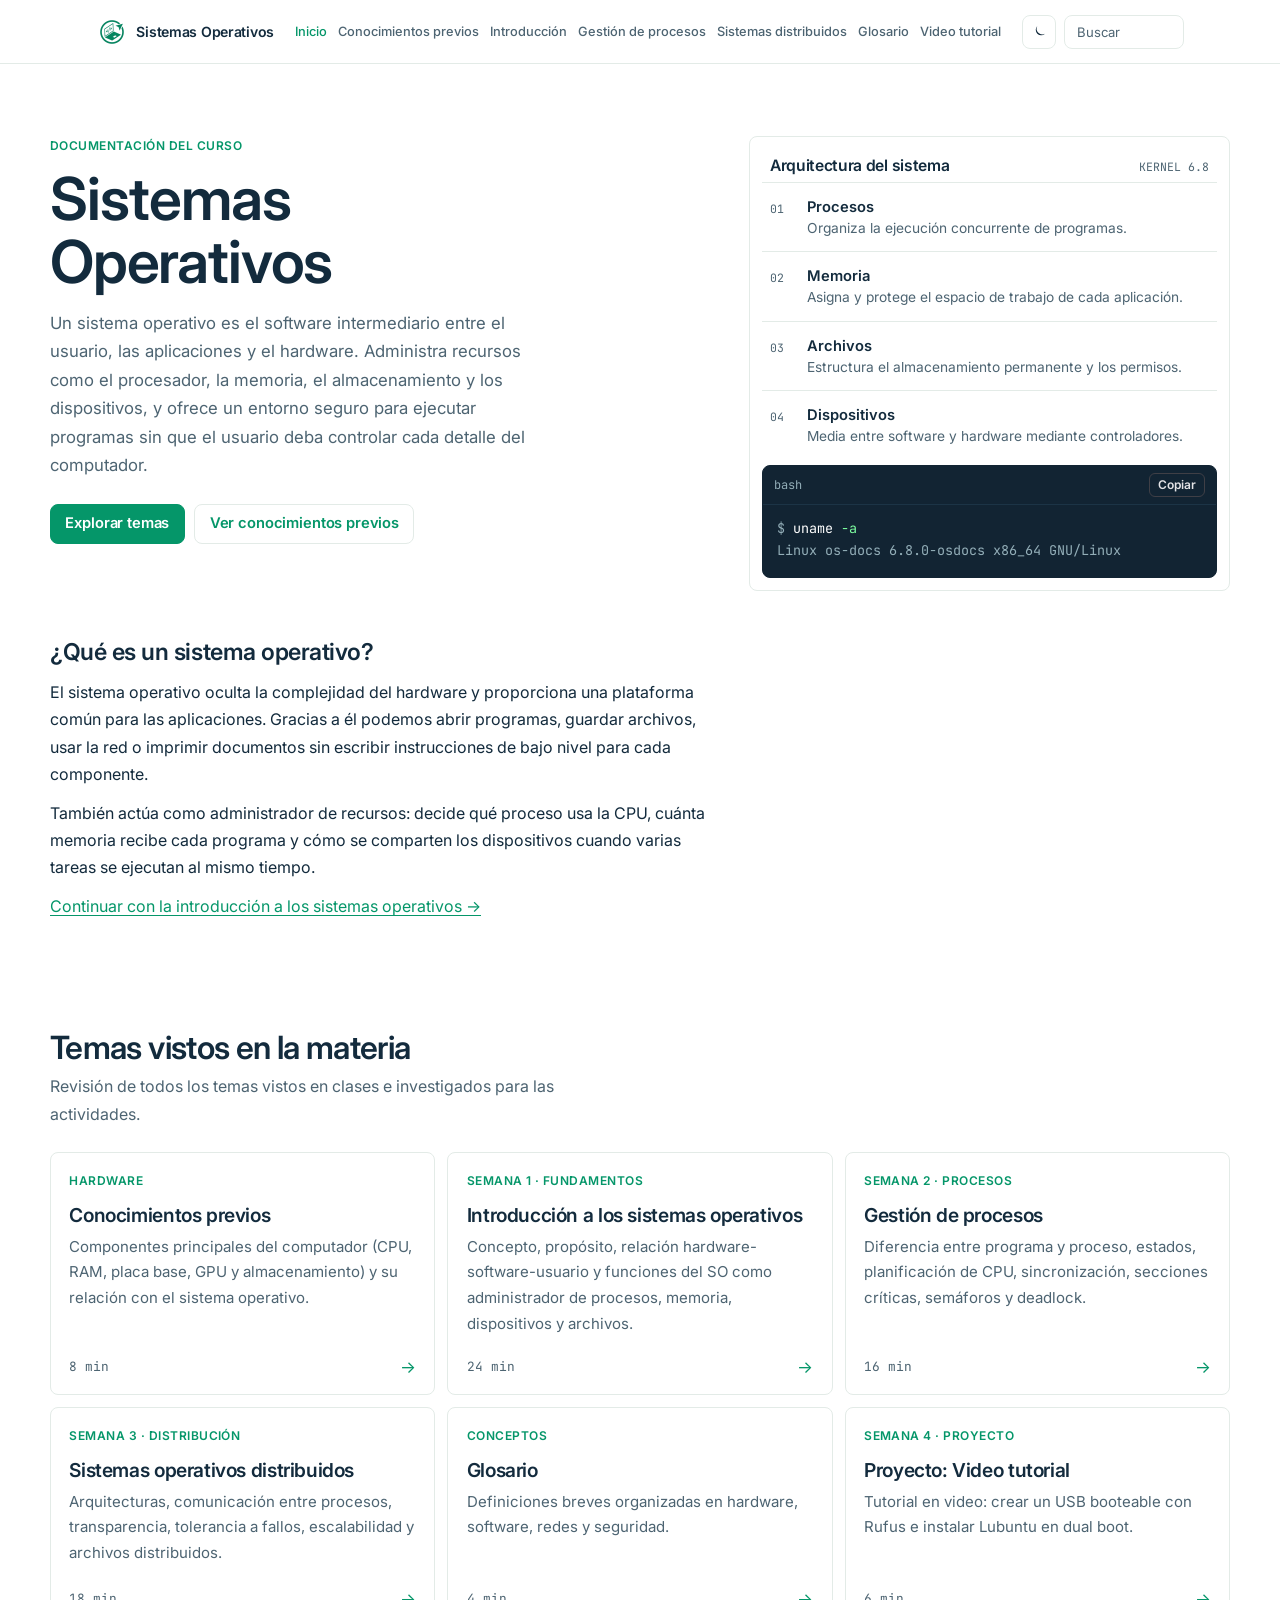
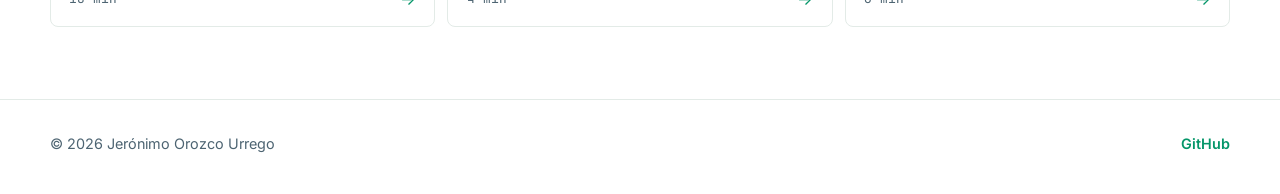
<file: index.html>
<!DOCTYPE html>
<html lang="es">
  <head>
    <meta charset="UTF-8" />
    <meta name="viewport" content="width=device-width, initial-scale=1.0" />
    <title>Sistemas Operativos | Proyecto Final</title>
    <link rel="icon" href="img/logo-light.png" type="image/png" />
    <script>
      (function () {
        var theme = "light";
        try {
          var saved = localStorage.getItem("theme");
          if (saved === "dark" || saved === "light") theme = saved;
        } catch (e) {}
        document.documentElement.setAttribute("data-theme", theme);
        if (theme === "dark") {
          var icon = document.querySelector('link[rel="icon"]');
          if (icon) {
            icon.href = icon
              .getAttribute("href")
              .replace("logo-light.png", "logo-dark.png");
          }
        }
      })();
    </script>
    <meta
      name="description"
      content="Página educativa sobre sistemas operativos: introducción, conocimientos previos de hardware y temas del curso."
    />
    <link rel="preconnect" href="https://fonts.googleapis.com" />
    <link rel="preconnect" href="https://fonts.gstatic.com" crossorigin />
    <link
      href="https://fonts.googleapis.com/css2?family=Inter:wght@400;500;600;700&family=JetBrains+Mono:wght@400;500&display=swap"
      rel="stylesheet"
    />
    <link rel="stylesheet" href="css/styles.css?v=20261120l" />
  </head>
  <body data-root="">
    <header class="site-header">
      <div class="nav-bar">
        <a class="brand" href="index.html">
          <img
            class="brand-mark brand-mark-light"
            src="img/logo-light.png"
            alt=""
            width="32"
            height="32"
          />
          <img
            class="brand-mark brand-mark-dark"
            src="img/logo-dark.png"
            alt=""
            width="32"
            height="32"
          />
          Sistemas Operativos
        </a>

        <ul class="nav-links" id="menu-principal">
          <li><a href="index.html" aria-current="page">Inicio</a></li>
          <li>
            <a href="temas/conocimientos-previos.html">Conocimientos previos</a>
          </li>
          <li><a href="temas/introduccion.html">Introducción</a></li>
          <li><a href="temas/gestion-procesos.html">Gestión de procesos</a></li>
          <li>
            <a href="temas/sistemas-distribuidos.html">Sistemas distribuidos</a>
          </li>
          <li><a href="temas/glosario.html">Glosario</a></li>
          <li><a href="temas/proyecto-video.html">Video tutorial</a></li>
        </ul>

        <div class="header-tools">
          <button
            class="theme-toggle"
            type="button"
            aria-label="Activar modo oscuro"
            aria-pressed="false"
          >
            <svg
              class="theme-icon theme-icon-moon"
              viewBox="0 0 24 24"
              aria-hidden="true"
            >
              <path
                fill="currentColor"
                d="M21 14.5A8.5 8.5 0 0 1 9.5 3 7 7 0 1 0 21 14.5z"
              />
            </svg>
            <svg
              class="theme-icon theme-icon-sun"
              viewBox="0 0 24 24"
              aria-hidden="true"
            >
              <circle cx="12" cy="12" r="4" fill="currentColor" />
              <path
                fill="none"
                stroke="currentColor"
                stroke-width="2"
                stroke-linecap="round"
                d="M12 2v2M12 20v2M4.9 4.9l1.4 1.4M17.7 17.7l1.4 1.4M2 12h2M20 12h2M4.9 19.1l1.4-1.4M17.7 6.3l1.4-1.4"
              />
            </svg>
          </button>
          <form class="page-search" role="search">
            <input
              class="page-search-input"
              type="search"
              placeholder="Buscar"
              aria-label="Buscar"
              autocomplete="off"
              spellcheck="false"
              autocapitalize="off"
            />
          </form>
          <button
            class="nav-toggle"
            type="button"
            aria-label="Abrir menú de navegación"
            aria-expanded="false"
            aria-controls="menu-principal"
          >
            <span></span>
            <span></span>
          </button>
        </div>
      </div>
    </header>

    <main>
      <section class="hero">
        <div class="hero-grid">
          <div class="hero-copy">
            <p class="eyebrow">
              Documentación del curso
            </p>
            <h1>Sistemas Operativos</h1>
            <p class="hero-lead">
              Un sistema operativo es el software intermediario entre el usuario,
              las aplicaciones y el hardware. Administra recursos como el
              procesador, la memoria, el almacenamiento y los dispositivos, y
              ofrece un entorno seguro para ejecutar programas sin que el usuario
              deba controlar cada detalle del computador.
            </p>
            <div class="hero-actions">
              <a class="btn btn-primary" href="#temas">Explorar temas</a>
              <a class="btn btn-secondary" href="temas/conocimientos-previos.html"
                >Ver conocimientos previos</a
              >
            </div>
          </div>

          <aside class="arch-card" aria-label="Arquitectura del sistema">
            <div class="arch-card-head">
              <h2>Arquitectura del sistema</h2>
              <span class="mono">KERNEL 6.8</span>
            </div>
            <ol class="arch-list">
              <li>
                <span class="idx mono">01</span>
                <div>
                  <strong>Procesos</strong>
                  Organiza la ejecución concurrente de programas.
                </div>
              </li>
              <li>
                <span class="idx mono">02</span>
                <div>
                  <strong>Memoria</strong>
                  Asigna y protege el espacio de trabajo de cada aplicación.
                </div>
              </li>
              <li>
                <span class="idx mono">03</span>
                <div>
                  <strong>Archivos</strong>
                  Estructura el almacenamiento permanente y los permisos.
                </div>
              </li>
              <li>
                <span class="idx mono">04</span>
                <div>
                  <strong>Dispositivos</strong>
                  Media entre software y hardware mediante controladores.
                </div>
              </li>
            </ol>
            <div class="term-block">
              <div class="term-block-bar">
                <span class="term-title">bash</span>
                <button type="button" class="copy-btn" data-copy="uname -a">
                  Copiar
                </button>
              </div>
              <pre class="term-pre"><span class="ps1">$</span> <span class="tok-cmd">uname</span> <span class="tok-flag">-a</span>
<span class="tok-out">Linux os-docs 6.8.0-osdocs x86_64 GNU/Linux</span></pre>
            </div>
          </aside>
        </div>
      </section>

      <section class="home-section" id="introduccion">
        <div class="lede-block prose">
          <h2>¿Qué es un sistema operativo?</h2>
          <p>
            El sistema operativo oculta la complejidad del hardware y
            proporciona una plataforma común para las aplicaciones. Gracias a
            él podemos abrir programas, guardar archivos, usar la red o
            imprimir documentos sin escribir instrucciones de bajo nivel para
            cada componente.
          </p>
          <p>
            También actúa como administrador de recursos: decide qué proceso
            usa la CPU, cuánta memoria recibe cada programa y cómo se
            comparten los dispositivos cuando varias tareas se ejecutan al
            mismo tiempo.
          </p>
          <p>
            <a href="temas/introduccion.html"
              >Continuar con la introducción a los sistemas operativos →</a
            >
          </p>
        </div>
      </section>

      <section class="home-section" id="temas">
        <div class="section-header">
          <h2>Temas vistos en la materia</h2>
          <p>
            Revisión de todos los temas vistos en clases e investigados para las actividades.
          </p>
        </div>

        <div class="topic-grid">
          <a class="topic-card" href="temas/conocimientos-previos.html">
            <span class="kicker">Hardware</span>
            <h3>Conocimientos previos</h3>
            <p>
              Componentes principales del computador (CPU, RAM, placa base,
              GPU y almacenamiento) y su relación con el sistema operativo.
            </p>
            <span class="topic-card-foot">
              <span class="mono">8 min</span>
              <span class="arrow" aria-hidden="true">→</span>
            </span>
          </a>

          <a class="topic-card" href="temas/introduccion.html">
            <span class="kicker">Semana 1 · Fundamentos</span>
            <h3>Introducción a los sistemas operativos</h3>
            <p>
              Concepto, propósito, relación hardware-software-usuario y
              funciones del SO como administrador de procesos, memoria,
              dispositivos y archivos.
            </p>
            <span class="topic-card-foot">
              <span class="mono">24 min</span>
              <span class="arrow" aria-hidden="true">→</span>
            </span>
          </a>

          <a class="topic-card" href="temas/gestion-procesos.html">
            <span class="kicker">Semana 2 · Procesos</span>
            <h3>Gestión de procesos</h3>
            <p>
              Diferencia entre programa y proceso, estados, planificación de
              CPU, sincronización, secciones críticas, semáforos y deadlock.
            </p>
            <span class="topic-card-foot">
              <span class="mono">16 min</span>
              <span class="arrow" aria-hidden="true">→</span>
            </span>
          </a>

          <a class="topic-card" href="temas/sistemas-distribuidos.html">
            <span class="kicker">Semana 3 · Distribución</span>
            <h3>Sistemas operativos distribuidos</h3>
            <p>
              Arquitecturas, comunicación entre procesos, transparencia,
              tolerancia a fallos, escalabilidad y archivos distribuidos.
            </p>
            <span class="topic-card-foot">
              <span class="mono">18 min</span>
              <span class="arrow" aria-hidden="true">→</span>
            </span>
          </a>

          <a class="topic-card" href="temas/glosario.html">
            <span class="kicker">Conceptos</span>
            <h3>Glosario</h3>
            <p>
              Definiciones breves organizadas en hardware, software, redes y
              seguridad.
            </p>
            <span class="topic-card-foot">
              <span class="mono">4 min</span>
              <span class="arrow" aria-hidden="true">→</span>
            </span>
          </a>

          <a class="topic-card" href="temas/proyecto-video.html">
            <span class="kicker">Semana 4 · Proyecto</span>
            <h3>Proyecto: Video tutorial</h3>
            <p>
              Tutorial en video: crear un USB booteable con Rufus e instalar
              Lubuntu en dual boot.
            </p>
            <span class="topic-card-foot">
              <span class="mono">6 min</span>
              <span class="arrow" aria-hidden="true">→</span>
            </span>
          </a>
        </div>
      </section>
    </main>

    <footer class="site-footer">
      <div class="footer-inner">
        <p>© 2026 Jerónimo Orozco Urrego</p>
        <p>
          <a
            href="https://github.com/Darkkthrax"
            target="_blank"
            rel="noopener noreferrer"
            >GitHub</a
          >
        </p>
      </div>
    </footer>

    <script src="js/main.js?v=20261120a"></script>
  </body>
</html>
</file>
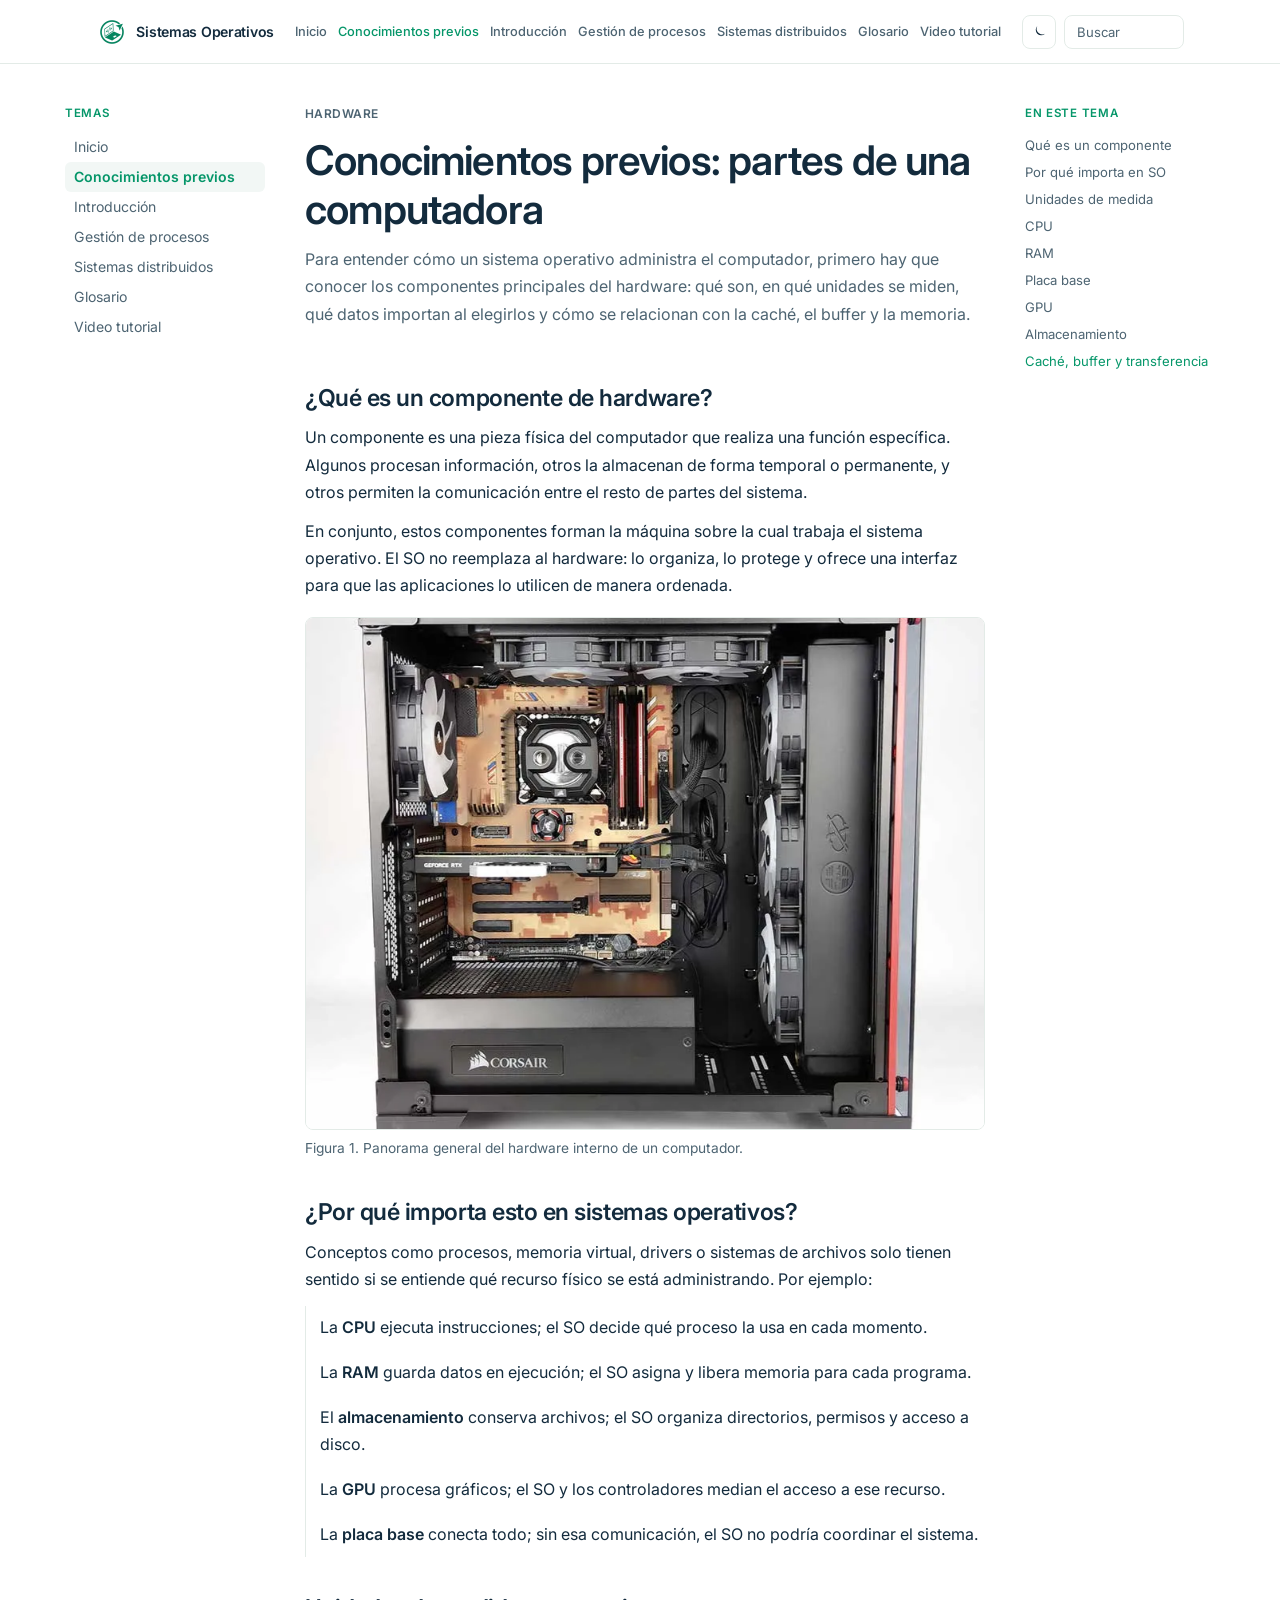
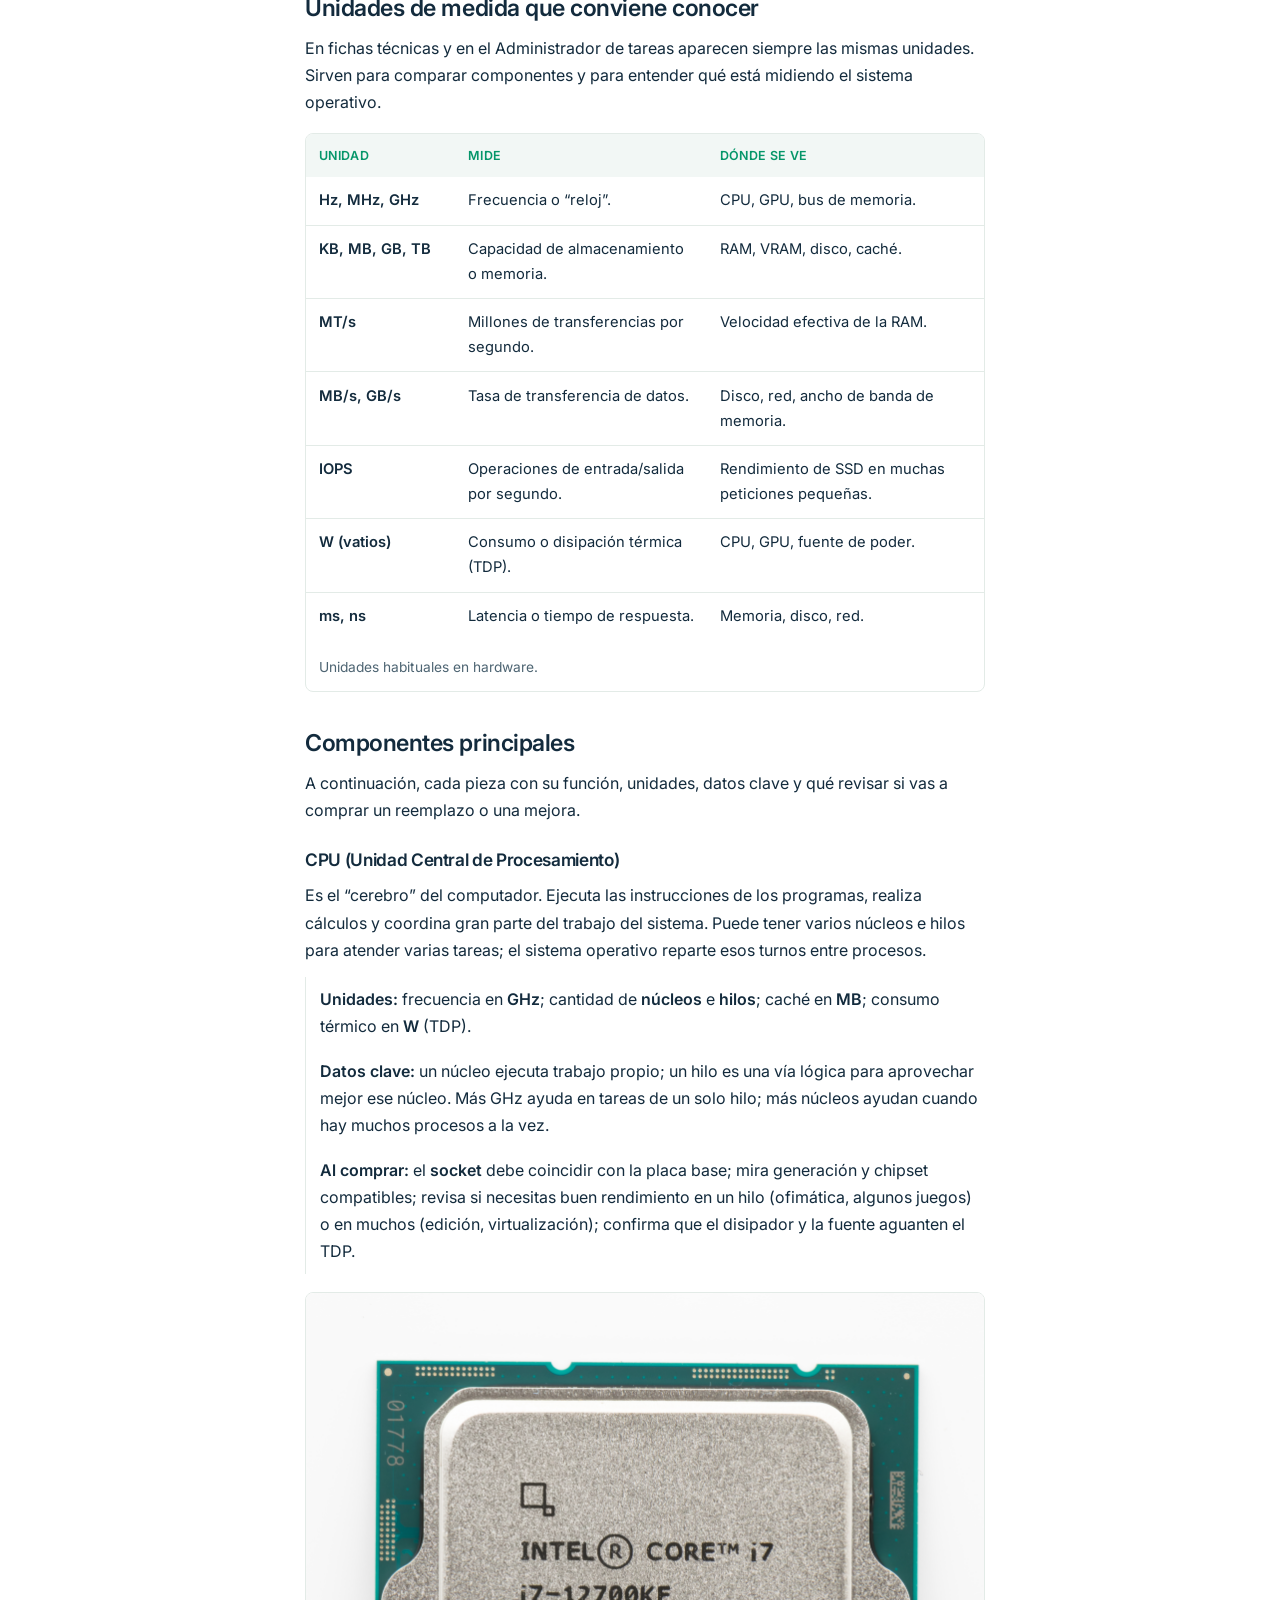
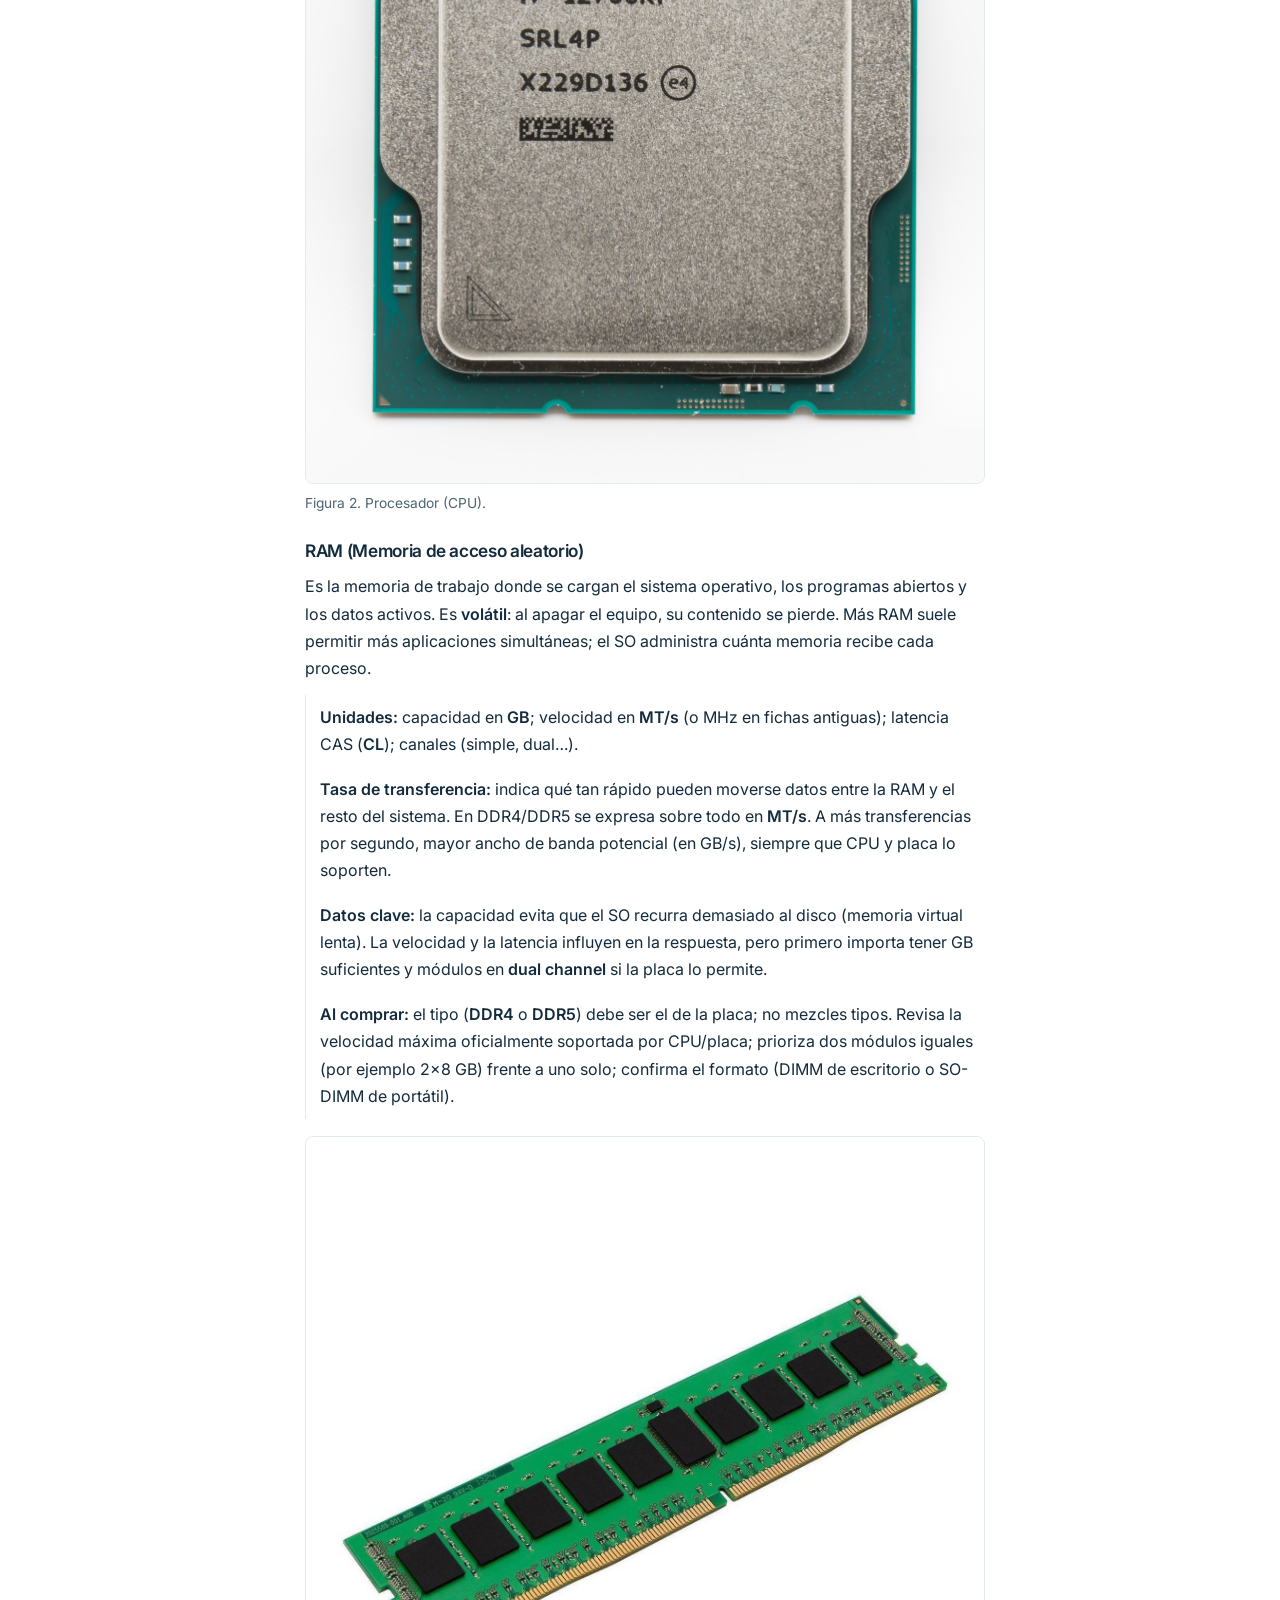
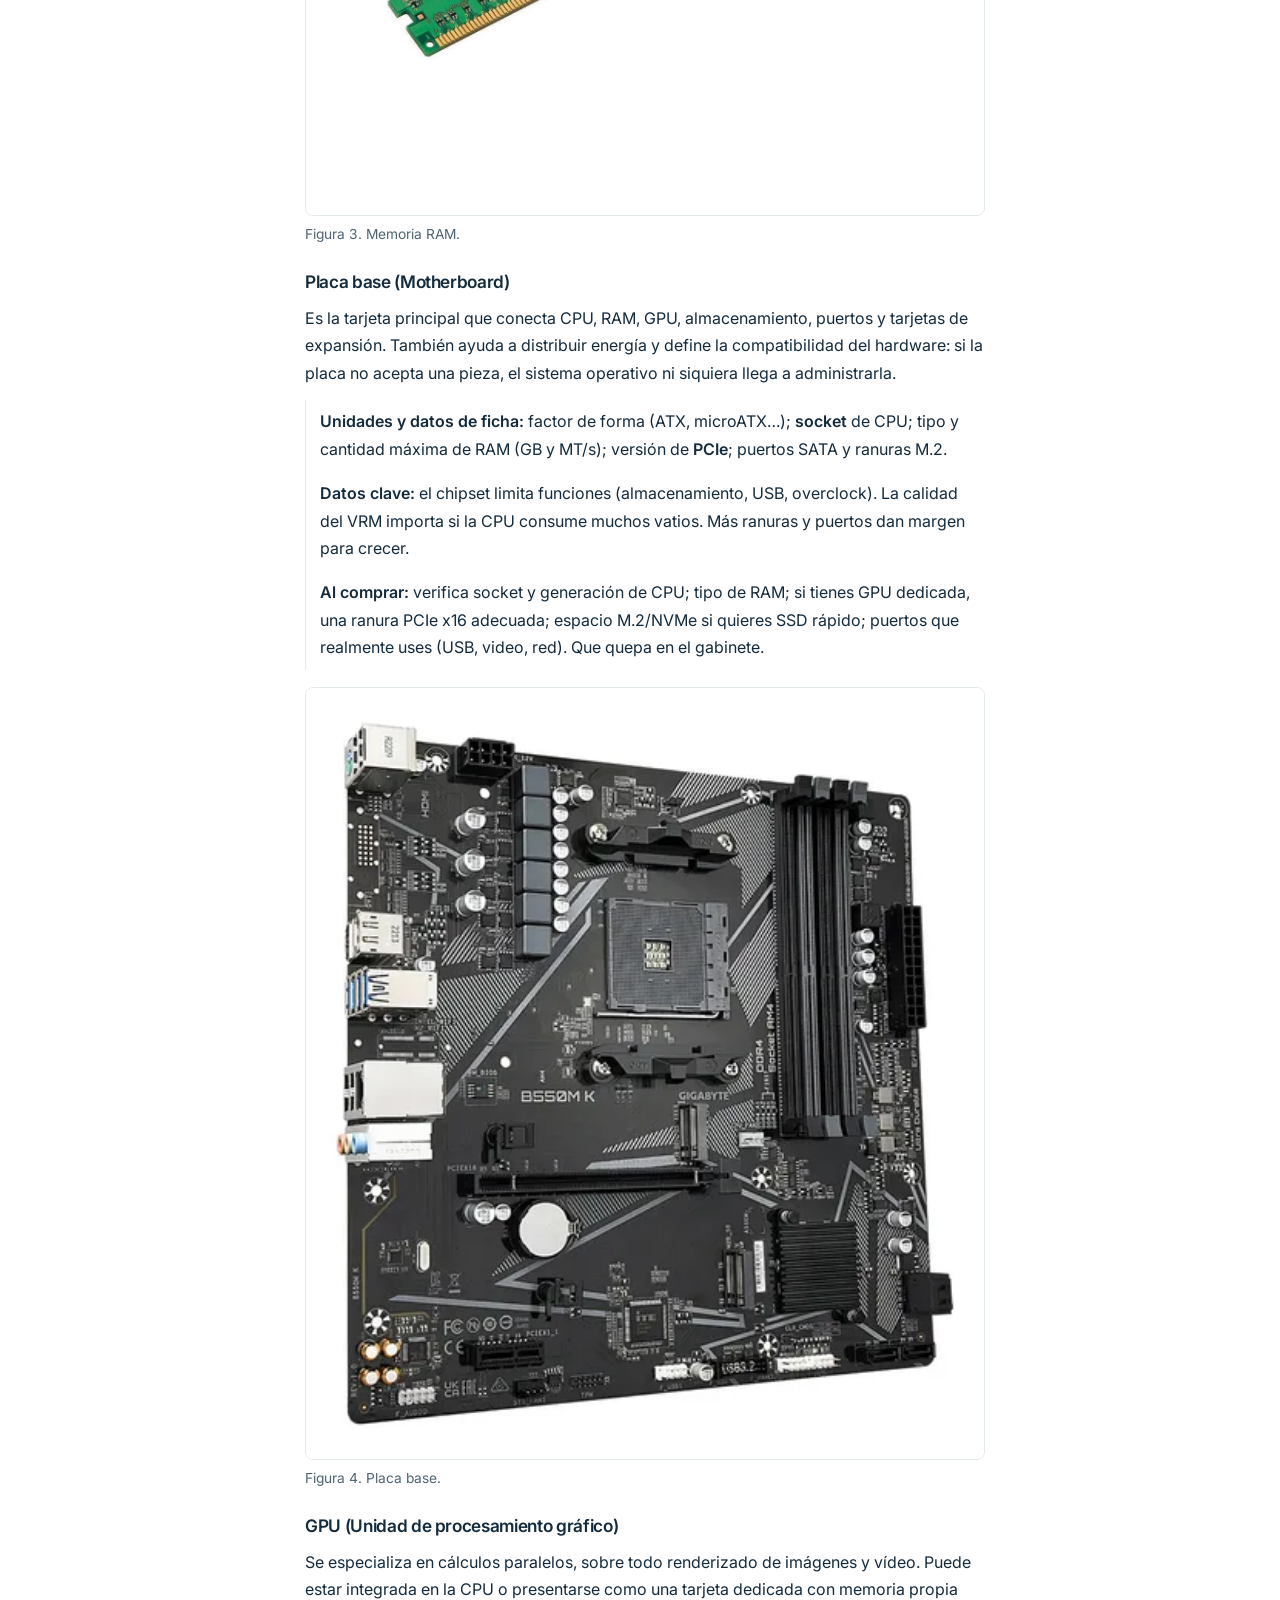
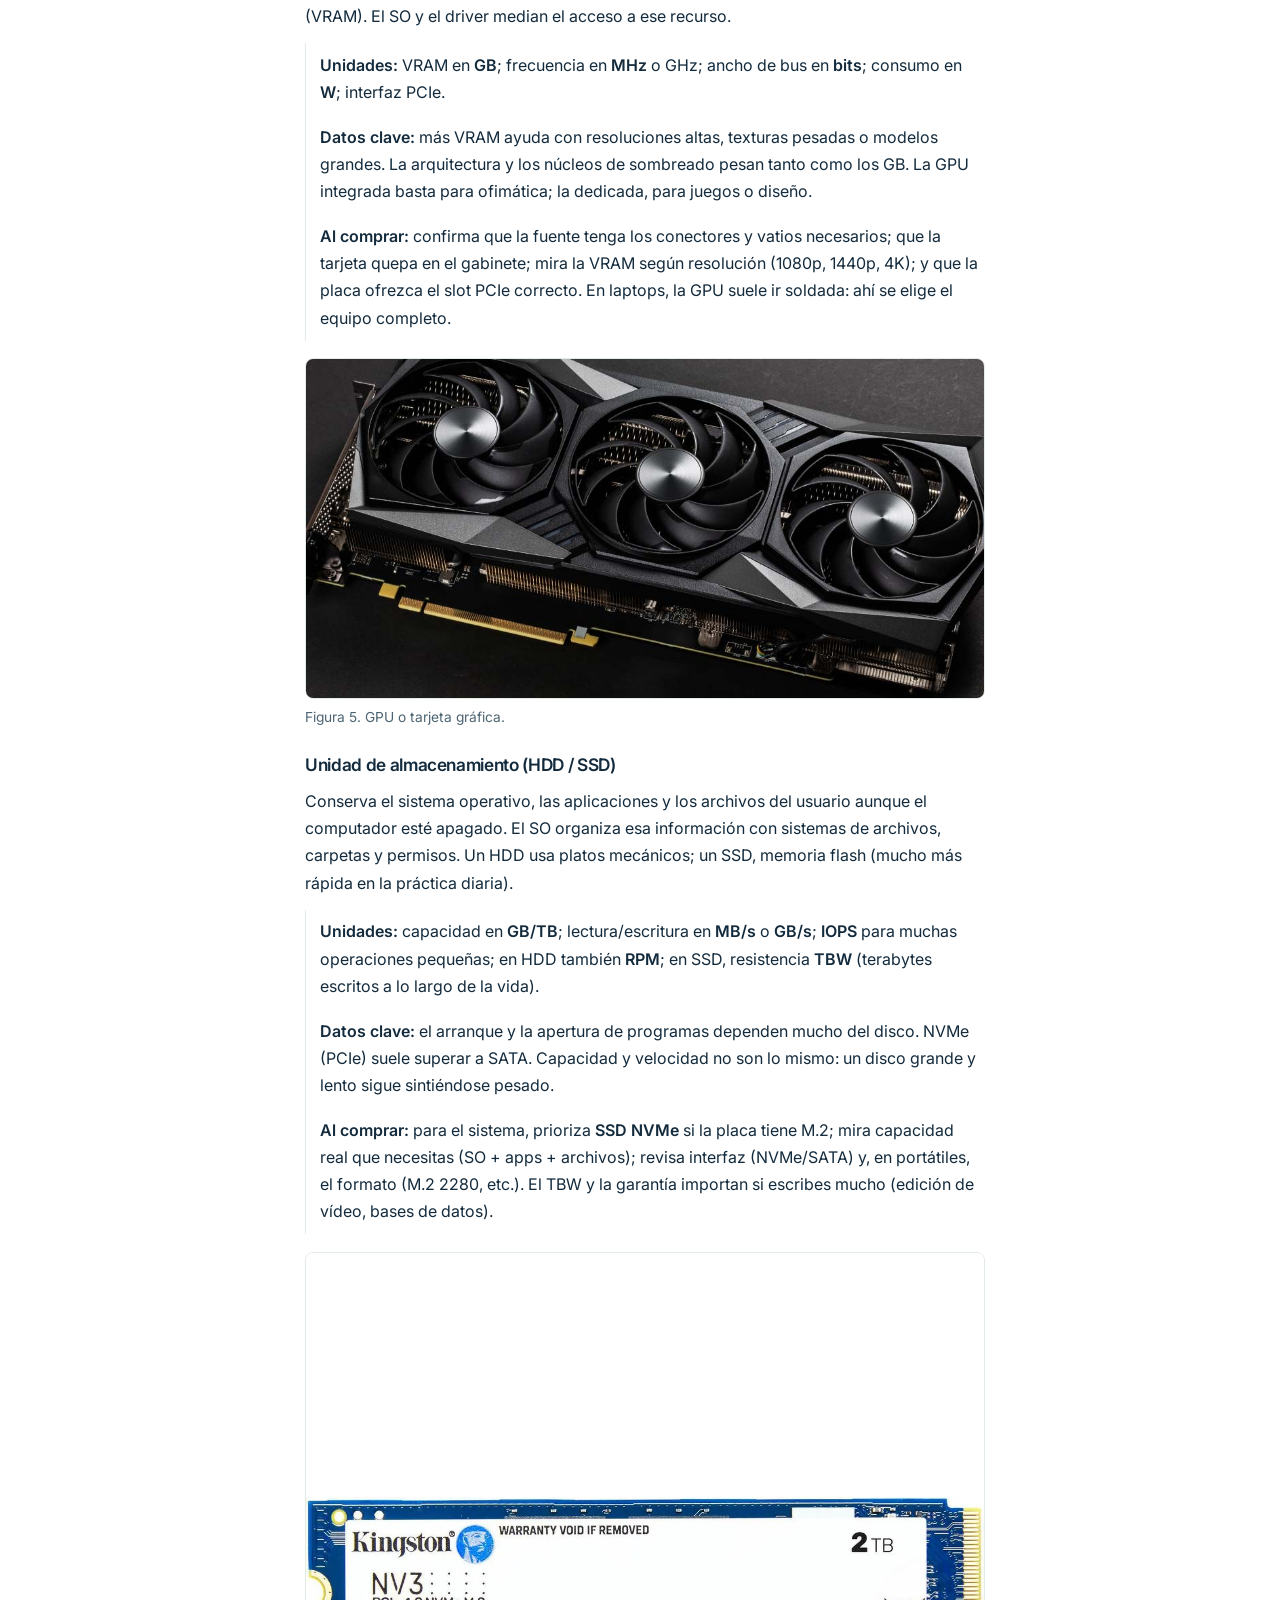
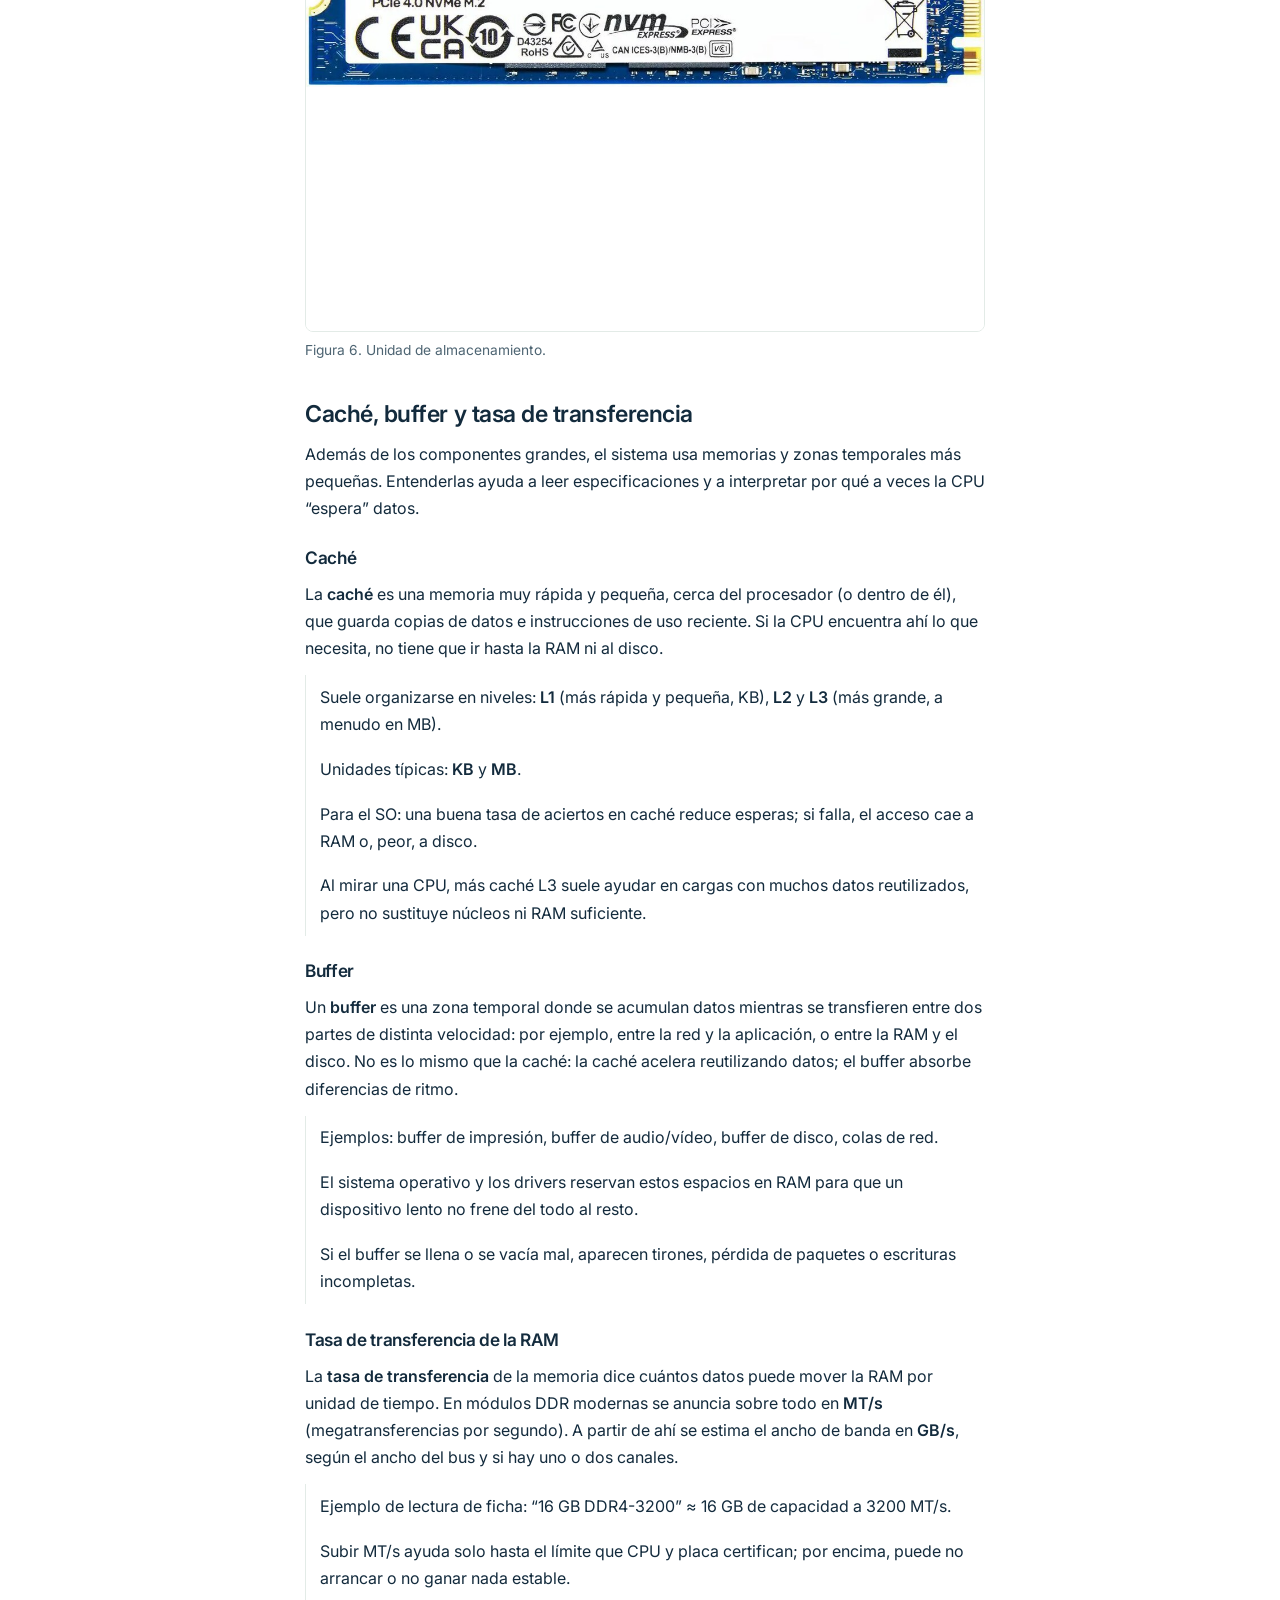
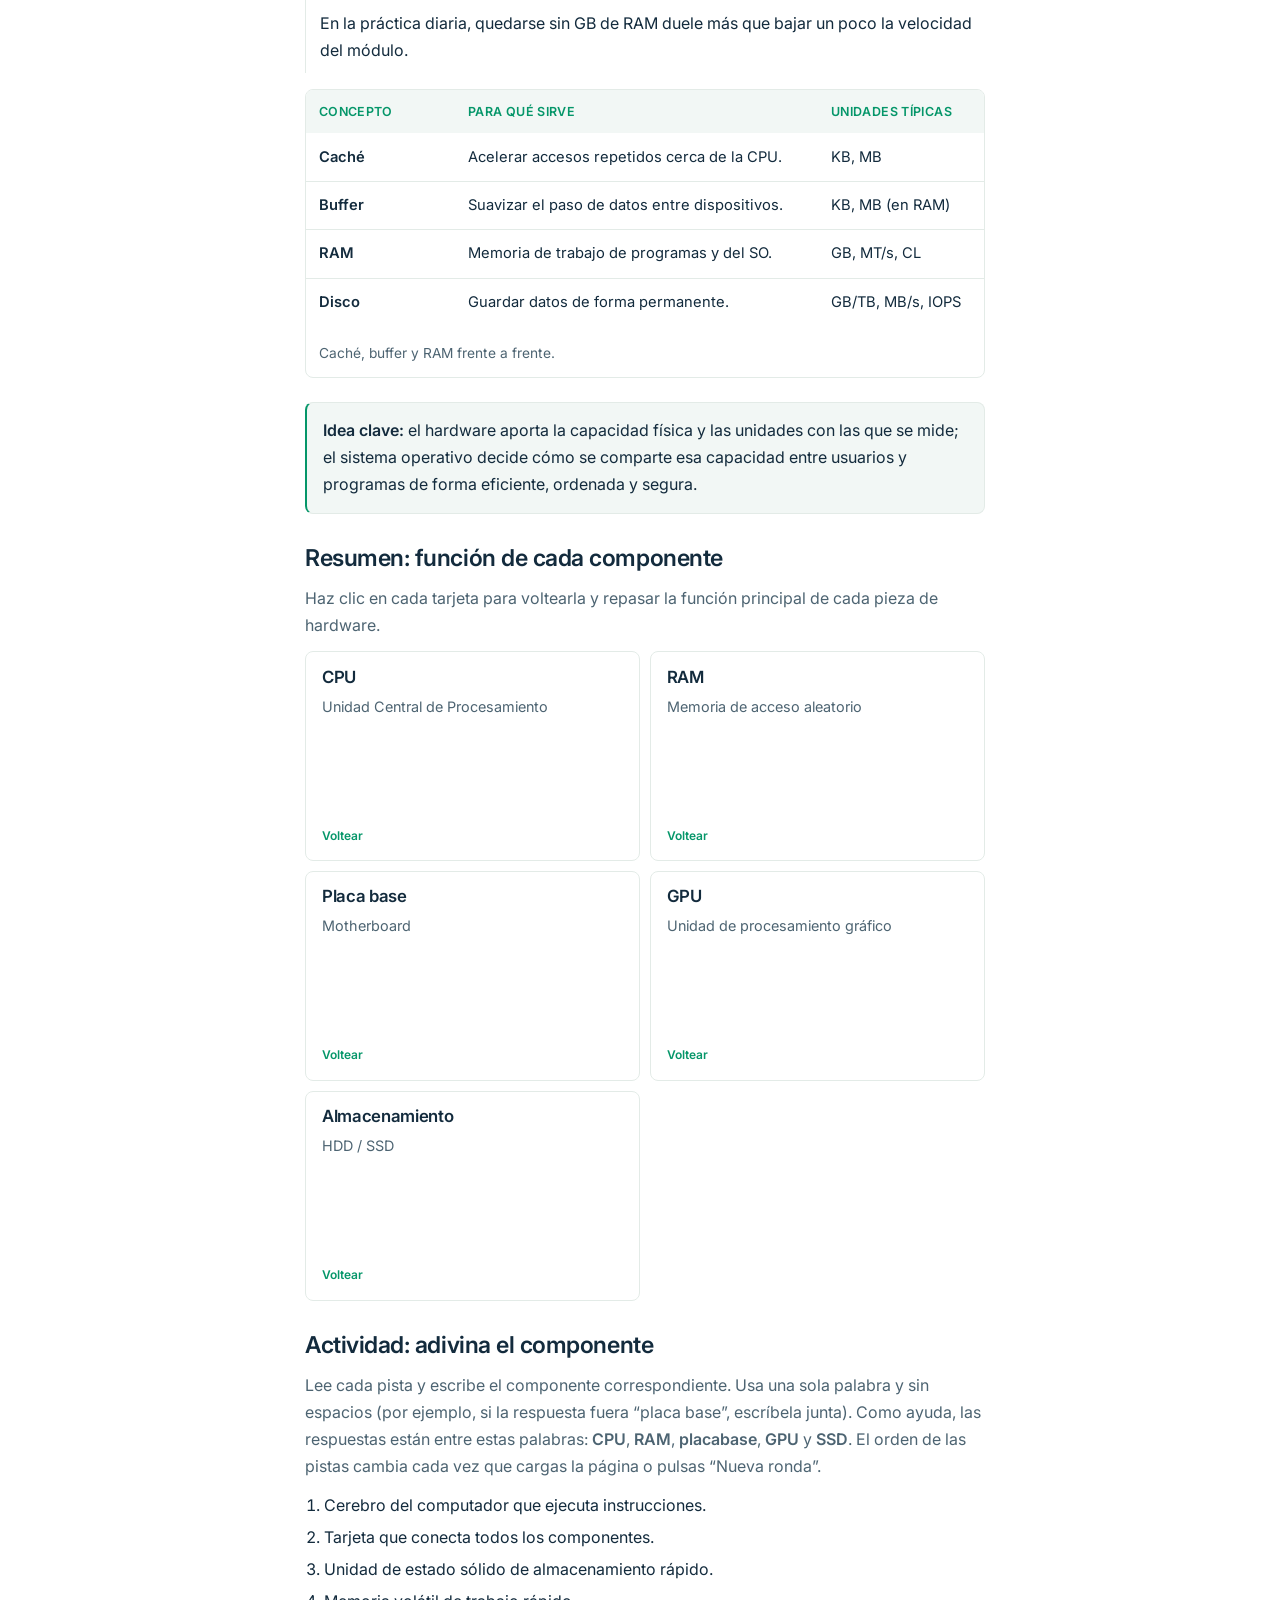
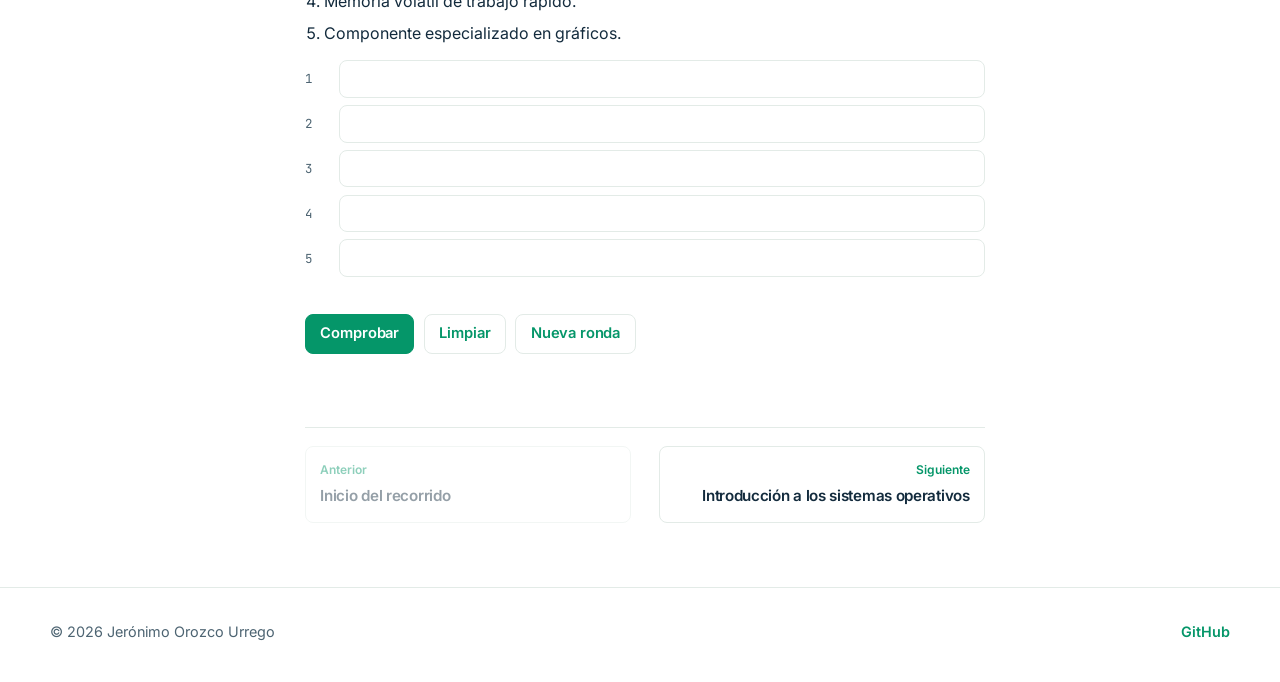
<file: temas/conocimientos-previos.html>
<!DOCTYPE html>
<html lang="es">
  <head>
    <meta charset="UTF-8" />
    <meta name="viewport" content="width=device-width, initial-scale=1.0" />
    <title>Conocimientos previos | Sistemas Operativos</title>
    <link rel="icon" href="../img/logo-light.png" type="image/png" />
    <script>
      (function () {
        var theme = "light";
        try {
          var saved = localStorage.getItem("theme");
          if (saved === "dark" || saved === "light") theme = saved;
        } catch (e) {}
        document.documentElement.setAttribute("data-theme", theme);
        if (theme === "dark") {
          var icon = document.querySelector('link[rel="icon"]');
          if (icon) {
            icon.href = icon
              .getAttribute("href")
              .replace("logo-light.png", "logo-dark.png");
          }
        }
      })();
    </script>
    <meta
      name="description"
      content="Componentes de una computadora: unidades de medida, caché, buffer, tasa de transferencia de RAM y criterios al comprar hardware."
    />
    <link rel="preconnect" href="https://fonts.googleapis.com" />
    <link rel="preconnect" href="https://fonts.gstatic.com" crossorigin />
    <link
      href="https://fonts.googleapis.com/css2?family=Inter:wght@400;500;600;700&family=JetBrains+Mono:wght@400;500&display=swap"
      rel="stylesheet"
    />
    <link rel="stylesheet" href="../css/styles.css?v=20261120k" />
  </head>
  <body data-root="../">
    <header class="site-header">
      <div class="nav-bar">
        <a class="brand" href="../index.html">
          <img
            class="brand-mark brand-mark-light"
            src="../img/logo-light.png"
            alt=""
            width="32"
            height="32"
          />
          <img
            class="brand-mark brand-mark-dark"
            src="../img/logo-dark.png"
            alt=""
            width="32"
            height="32"
          />
          Sistemas Operativos
        </a>

        <ul class="nav-links" id="menu-principal">
          <li><a href="../index.html">Inicio</a></li>
          <li>
            <a href="conocimientos-previos.html" aria-current="page"
              >Conocimientos previos</a
            >
          </li>
          <li><a href="introduccion.html">Introducción</a></li>
          <li><a href="gestion-procesos.html">Gestión de procesos</a></li>
          <li><a href="sistemas-distribuidos.html">Sistemas distribuidos</a></li>
          <li><a href="glosario.html">Glosario</a></li>
          <li><a href="proyecto-video.html">Video tutorial</a></li>
        </ul>

        <div class="header-tools">
          <button
            class="theme-toggle"
            type="button"
            aria-label="Activar modo oscuro"
            aria-pressed="false"
          >
            <svg
              class="theme-icon theme-icon-moon"
              viewBox="0 0 24 24"
              aria-hidden="true"
            >
              <path
                fill="currentColor"
                d="M21 14.5A8.5 8.5 0 0 1 9.5 3 7 7 0 1 0 21 14.5z"
              />
            </svg>
            <svg
              class="theme-icon theme-icon-sun"
              viewBox="0 0 24 24"
              aria-hidden="true"
            >
              <circle cx="12" cy="12" r="4" fill="currentColor" />
              <path
                fill="none"
                stroke="currentColor"
                stroke-width="2"
                stroke-linecap="round"
                d="M12 2v2M12 20v2M4.9 4.9l1.4 1.4M17.7 17.7l1.4 1.4M2 12h2M20 12h2M4.9 19.1l1.4-1.4M17.7 6.3l1.4-1.4"
              />
            </svg>
          </button>
          <form class="page-search" role="search">
            <input
              class="page-search-input"
              type="search"
              placeholder="Buscar"
              aria-label="Buscar"
              autocomplete="off"
              spellcheck="false"
              autocapitalize="off"
            />
          </form>
          <button
            class="nav-toggle"
            type="button"
            aria-label="Abrir menú de navegación"
            aria-expanded="false"
            aria-controls="menu-principal"
          >
            <span></span>
            <span></span>
          </button>
        </div>
      </div>
    </header>

    <main class="doc-shell">
      <nav class="doc-nav" aria-label="Temas del curso">
        <p class="rail-label">Temas</p>
        <ul>
        <li><a href="../index.html">Inicio</a></li>
        <li><a href="conocimientos-previos.html" aria-current="page">Conocimientos previos</a></li>
        <li><a href="introduccion.html">Introducción</a></li>
        <li><a href="gestion-procesos.html">Gestión de procesos</a></li>
        <li><a href="sistemas-distribuidos.html">Sistemas distribuidos</a></li>
        <li><a href="glosario.html">Glosario</a></li>
        <li><a href="proyecto-video.html">Video tutorial</a></li>
        </ul>
      </nav>

      <div class="doc-main">
      <section class="page-hero">
        <div class="container content-column">
<p class="kicker">Hardware</p>
          <h1>Conocimientos previos: partes de una computadora</h1>
          <p>
            Para entender cómo un sistema operativo administra el computador,
            primero hay que conocer los componentes principales del hardware:
            qué son, en qué unidades se miden, qué datos importan al elegirlos
            y cómo se relacionan con la caché, el buffer y la memoria.
          </p>
        </div>
      </section>

      <section class="section">
        <div class="container content-column">
          <article class="prose">
            <nav class="toc" aria-label="Contenido del tema">
              <p>En este tema</p>
              <ol>
                <li><a href="#componente">Qué es un componente</a></li>
                <li><a href="#por-que-importa">Por qué importa en SO</a></li>
                <li><a href="#unidades">Unidades de medida</a></li>
                <li><a href="#cpu">CPU</a></li>
                <li><a href="#ram">RAM</a></li>
                <li><a href="#placa-base">Placa base</a></li>
                <li><a href="#gpu">GPU</a></li>
                <li><a href="#almacenamiento">Almacenamiento</a></li>
                <li><a href="#cache-buffer">Caché, buffer y transferencia</a></li>
              </ol>
            </nav>

            <h2 id="componente">¿Qué es un componente de hardware?</h2>
            <p>
              Un componente es una pieza física del computador que realiza una
              función específica. Algunos procesan información, otros la
              almacenan de forma temporal o permanente, y otros permiten la
              comunicación entre el resto de partes del sistema.
            </p>
            <p>
              En conjunto, estos componentes forman la máquina sobre la cual
              trabaja el sistema operativo. El SO no reemplaza al hardware: lo
              organiza, lo protege y ofrece una interfaz para que las
              aplicaciones lo utilicen de manera ordenada.
            </p>

            <figure class="media-block">
              <div class="media-frame">
                <img
                  src="../img/conocimientos/Hardware-computadora.png"
                  alt="Vista general de los componentes internos de una computadora"
                />
              </div>
              <figcaption>
                Figura 1. Panorama general del hardware interno de un
                computador.
              </figcaption>
            </figure>

            <h2 id="por-que-importa">¿Por qué importa esto en sistemas operativos?</h2>
            <p>
              Conceptos como procesos, memoria virtual, drivers o sistemas de
              archivos solo tienen sentido si se entiende qué recurso físico se
              está administrando. Por ejemplo:
            </p>
            <ul class="feature-list">
              <li>
                La <strong>CPU</strong> ejecuta instrucciones; el SO decide qué
                proceso la usa en cada momento.
              </li>
              <li>
                La <strong>RAM</strong> guarda datos en ejecución; el SO asigna
                y libera memoria para cada programa.
              </li>
              <li>
                El <strong>almacenamiento</strong> conserva archivos; el SO
                organiza directorios, permisos y acceso a disco.
              </li>
              <li>
                La <strong>GPU</strong> procesa gráficos; el SO y los
                controladores median el acceso a ese recurso.
              </li>
              <li>
                La <strong>placa base</strong> conecta todo; sin esa
                comunicación, el SO no podría coordinar el sistema.
              </li>
            </ul>

            <h2 id="unidades">Unidades de medida que conviene conocer</h2>
            <p>
              En fichas técnicas y en el Administrador de tareas aparecen
              siempre las mismas unidades. Sirven para comparar componentes y
              para entender qué está midiendo el sistema operativo.
            </p>
            <div class="table-wrap">
              <table class="compare">
                <caption>
                  Unidades habituales en hardware.
                </caption>
                <thead>
                  <tr>
                    <th scope="col">Unidad</th>
                    <th scope="col">Mide</th>
                    <th scope="col">Dónde se ve</th>
                  </tr>
                </thead>
                <tbody>
                  <tr>
                    <th scope="row">Hz, MHz, GHz</th>
                    <td>Frecuencia o “reloj”.</td>
                    <td>CPU, GPU, bus de memoria.</td>
                  </tr>
                  <tr>
                    <th scope="row">KB, MB, GB, TB</th>
                    <td>Capacidad de almacenamiento o memoria.</td>
                    <td>RAM, VRAM, disco, caché.</td>
                  </tr>
                  <tr>
                    <th scope="row">MT/s</th>
                    <td>Millones de transferencias por segundo.</td>
                    <td>Velocidad efectiva de la RAM.</td>
                  </tr>
                  <tr>
                    <th scope="row">MB/s, GB/s</th>
                    <td>Tasa de transferencia de datos.</td>
                    <td>Disco, red, ancho de banda de memoria.</td>
                  </tr>
                  <tr>
                    <th scope="row">IOPS</th>
                    <td>Operaciones de entrada/salida por segundo.</td>
                    <td>Rendimiento de SSD en muchas peticiones pequeñas.</td>
                  </tr>
                  <tr>
                    <th scope="row">W (vatios)</th>
                    <td>Consumo o disipación térmica (TDP).</td>
                    <td>CPU, GPU, fuente de poder.</td>
                  </tr>
                  <tr>
                    <th scope="row">ms, ns</th>
                    <td>Latencia o tiempo de respuesta.</td>
                    <td>Memoria, disco, red.</td>
                  </tr>
                </tbody>
              </table>
            </div>

            <h2 id="componentes">Componentes principales</h2>
            <p>
              A continuación, cada pieza con su función, unidades, datos clave y
              qué revisar si vas a comprar un reemplazo o una mejora.
            </p>

            <h3 id="cpu">CPU (Unidad Central de Procesamiento)</h3>
            <p>
              Es el “cerebro” del computador. Ejecuta las instrucciones de los
              programas, realiza cálculos y coordina gran parte del trabajo del
              sistema. Puede tener varios núcleos e hilos para atender varias
              tareas; el sistema operativo reparte esos turnos entre procesos.
            </p>
            <ul class="feature-list">
              <li>
                <strong>Unidades:</strong> frecuencia en
                <strong>GHz</strong>; cantidad de
                <strong>núcleos</strong> e <strong>hilos</strong>; caché en
                <strong>MB</strong>; consumo térmico en <strong>W</strong>
                (TDP).
              </li>
              <li>
                <strong>Datos clave:</strong> un núcleo ejecuta trabajo propio;
                un hilo es una vía lógica para aprovechar mejor ese núcleo. Más
                GHz ayuda en tareas de un solo hilo; más núcleos ayudan cuando
                hay muchos procesos a la vez.
              </li>
              <li>
                <strong>Al comprar:</strong> el
                <strong>socket</strong> debe coincidir con la placa base; mira
                generación y chipset compatibles; revisa si necesitas buen
                rendimiento en un hilo (ofimática, algunos juegos) o en muchos
                (edición, virtualización); confirma que el disipador y la
                fuente aguanten el TDP.
              </li>
            </ul>
            <figure class="media-block">
              <div class="media-frame">
                <img
                  src="../img/conocimientos/CPU.jpg"
                  alt="Procesador o CPU de una computadora"
                />
              </div>
              <figcaption>Figura 2. Procesador (CPU).</figcaption>
            </figure>

            <h3 id="ram">RAM (Memoria de acceso aleatorio)</h3>
            <p>
              Es la memoria de trabajo donde se cargan el sistema operativo, los
              programas abiertos y los datos activos. Es <strong>volátil</strong>:
              al apagar el equipo, su contenido se pierde. Más RAM suele permitir
              más aplicaciones simultáneas; el SO administra cuánta memoria
              recibe cada proceso.
            </p>
            <ul class="feature-list">
              <li>
                <strong>Unidades:</strong> capacidad en
                <strong>GB</strong>; velocidad en <strong>MT/s</strong> (o MHz
                en fichas antiguas); latencia CAS (<strong>CL</strong>);
                canales (simple, dual…).
              </li>
              <li>
                <strong>Tasa de transferencia:</strong> indica qué tan rápido
                pueden moverse datos entre la RAM y el resto del sistema. En
                DDR4/DDR5 se expresa sobre todo en
                <strong>MT/s</strong>. A más transferencias por segundo, mayor
                ancho de banda potencial (en GB/s), siempre que CPU y placa lo
                soporten.
              </li>
              <li>
                <strong>Datos clave:</strong> la capacidad evita que el SO
                recurra demasiado al disco (memoria virtual lenta). La
                velocidad y la latencia influyen en la respuesta, pero primero
                importa tener GB suficientes y módulos en
                <strong>dual channel</strong> si la placa lo permite.
              </li>
              <li>
                <strong>Al comprar:</strong> el tipo
                (<strong>DDR4</strong> o <strong>DDR5</strong>) debe ser el de
                la placa; no mezcles tipos. Revisa la velocidad máxima
                oficialmente soportada por CPU/placa; prioriza dos módulos
                iguales (por ejemplo 2×8 GB) frente a uno solo; confirma el
                formato (DIMM de escritorio o SO-DIMM de portátil).
              </li>
            </ul>
            <figure class="media-block">
              <div class="media-frame">
                <img
                  src="../img/conocimientos/memoria-ram.jpg"
                  alt="Módulos de memoria RAM"
                />
              </div>
              <figcaption>Figura 3. Memoria RAM.</figcaption>
            </figure>

            <h3 id="placa-base">Placa base (Motherboard)</h3>
            <p>
              Es la tarjeta principal que conecta CPU, RAM, GPU, almacenamiento,
              puertos y tarjetas de expansión. También ayuda a distribuir
              energía y define la compatibilidad del hardware: si la placa no
              acepta una pieza, el sistema operativo ni siquiera llega a
              administrarla.
            </p>
            <ul class="feature-list">
              <li>
                <strong>Unidades y datos de ficha:</strong> factor de forma
                (ATX, microATX…); <strong>socket</strong> de CPU; tipo y
                cantidad máxima de RAM (GB y MT/s); versión de
                <strong>PCIe</strong>; puertos SATA y ranuras M.2.
              </li>
              <li>
                <strong>Datos clave:</strong> el chipset limita funciones
                (almacenamiento, USB, overclock). La calidad del VRM importa si
                la CPU consume muchos vatios. Más ranuras y puertos dan margen
                para crecer.
              </li>
              <li>
                <strong>Al comprar:</strong> verifica socket y generación de
                CPU; tipo de RAM; si tienes GPU dedicada, una ranura PCIe x16
                adecuada; espacio M.2/NVMe si quieres SSD rápido; puertos que
                realmente uses (USB, video, red). Que quepa en el gabinete.
              </li>
            </ul>
            <figure class="media-block">
              <div class="media-frame">
                <img
                  src="../img/conocimientos/placa-base.png"
                  alt="Placa base de una computadora"
                />
              </div>
              <figcaption>Figura 4. Placa base.</figcaption>
            </figure>

            <h3 id="gpu">GPU (Unidad de procesamiento gráfico)</h3>
            <p>
              Se especializa en cálculos paralelos, sobre todo renderizado de
              imágenes y vídeo. Puede estar integrada en la CPU o presentarse
              como una tarjeta dedicada con memoria propia (VRAM). El SO y el
              driver median el acceso a ese recurso.
            </p>
            <ul class="feature-list">
              <li>
                <strong>Unidades:</strong> VRAM en <strong>GB</strong>;
                frecuencia en <strong>MHz</strong> o GHz; ancho de bus en
                <strong>bits</strong>; consumo en <strong>W</strong>; interfaz
                PCIe.
              </li>
              <li>
                <strong>Datos clave:</strong> más VRAM ayuda con resoluciones
                altas, texturas pesadas o modelos grandes. La arquitectura y
                los núcleos de sombreado pesan tanto como los GB. La GPU
                integrada basta para ofimática; la dedicada, para juegos o
                diseño.
              </li>
              <li>
                <strong>Al comprar:</strong> confirma que la fuente tenga los
                conectores y vatios necesarios; que la tarjeta quepa en el
                gabinete; mira la VRAM según resolución (1080p, 1440p, 4K); y
                que la placa ofrezca el slot PCIe correcto. En laptops, la GPU
                suele ir soldada: ahí se elige el equipo completo.
              </li>
            </ul>
            <figure class="media-block">
              <div class="media-frame">
                <img
                  src="../img/conocimientos/GPU.jpg"
                  alt="Tarjeta gráfica o GPU"
                />
              </div>
              <figcaption>Figura 5. GPU o tarjeta gráfica.</figcaption>
            </figure>

            <h3 id="almacenamiento">Unidad de almacenamiento (HDD / SSD)</h3>
            <p>
              Conserva el sistema operativo, las aplicaciones y los archivos del
              usuario aunque el computador esté apagado. El SO organiza esa
              información con sistemas de archivos, carpetas y permisos. Un HDD
              usa platos mecánicos; un SSD, memoria flash (mucho más rápida en
              la práctica diaria).
            </p>
            <ul class="feature-list">
              <li>
                <strong>Unidades:</strong> capacidad en
                <strong>GB/TB</strong>; lectura/escritura en
                <strong>MB/s</strong> o <strong>GB/s</strong>;
                <strong>IOPS</strong> para muchas operaciones pequeñas; en HDD
                también <strong>RPM</strong>; en SSD, resistencia
                <strong>TBW</strong> (terabytes escritos a lo largo de la vida).
              </li>
              <li>
                <strong>Datos clave:</strong> el arranque y la apertura de
                programas dependen mucho del disco. NVMe (PCIe) suele superar a
                SATA. Capacidad y velocidad no son lo mismo: un disco grande y
                lento sigue sintiéndose pesado.
              </li>
              <li>
                <strong>Al comprar:</strong> para el sistema, prioriza
                <strong>SSD NVMe</strong> si la placa tiene M.2; mira capacidad
                real que necesitas (SO + apps + archivos); revisa interfaz
                (NVMe/SATA) y, en portátiles, el formato (M.2 2280, etc.). El
                TBW y la garantía importan si escribes mucho (edición de vídeo,
                bases de datos).
              </li>
            </ul>
            <figure class="media-block">
              <div class="media-frame">
                <img
                  src="../img/conocimientos/almacenamiento.jpg"
                  alt="Unidad de almacenamiento HDD o SSD"
                />
              </div>
              <figcaption>Figura 6. Unidad de almacenamiento.</figcaption>
            </figure>

            <h2 id="cache-buffer">Caché, buffer y tasa de transferencia</h2>
            <p>
              Además de los componentes grandes, el sistema usa memorias y
              zonas temporales más pequeñas. Entenderlas ayuda a leer
              especificaciones y a interpretar por qué a veces la CPU “espera”
              datos.
            </p>

            <h3>Caché</h3>
            <p>
              La <strong>caché</strong> es una memoria muy rápida y pequeña,
              cerca del procesador (o dentro de él), que guarda copias de datos
              e instrucciones de uso reciente. Si la CPU encuentra ahí lo que
              necesita, no tiene que ir hasta la RAM ni al disco.
            </p>
            <ul class="feature-list">
              <li>
                Suele organizarse en niveles: <strong>L1</strong> (más rápida y
                pequeña, KB), <strong>L2</strong> y <strong>L3</strong> (más
                grande, a menudo en MB).
              </li>
              <li>
                Unidades típicas: <strong>KB</strong> y <strong>MB</strong>.
              </li>
              <li>
                Para el SO: una buena tasa de aciertos en caché reduce esperas;
                si falla, el acceso cae a RAM o, peor, a disco.
              </li>
              <li>
                Al mirar una CPU, más caché L3 suele ayudar en cargas con
                muchos datos reutilizados, pero no sustituye núcleos ni RAM
                suficiente.
              </li>
            </ul>

            <h3>Buffer</h3>
            <p>
              Un <strong>buffer</strong> es una zona temporal donde se acumulan
              datos mientras se transfieren entre dos partes de distinta
              velocidad: por ejemplo, entre la red y la aplicación, o entre la
              RAM y el disco. No es lo mismo que la caché: la caché acelera
              reutilizando datos; el buffer absorbe diferencias de ritmo.
            </p>
            <ul class="feature-list">
              <li>
                Ejemplos: buffer de impresión, buffer de audio/vídeo, buffer de
                disco, colas de red.
              </li>
              <li>
                El sistema operativo y los drivers reservan estos espacios en
                RAM para que un dispositivo lento no frene del todo al resto.
              </li>
              <li>
                Si el buffer se llena o se vacía mal, aparecen tirones,
                pérdida de paquetes o escrituras incompletas.
              </li>
            </ul>

            <h3>Tasa de transferencia de la RAM</h3>
            <p>
              La <strong>tasa de transferencia</strong> de la memoria dice cuántos
              datos puede mover la RAM por unidad de tiempo. En módulos DDR
              modernas se anuncia sobre todo en <strong>MT/s</strong>
              (megatransferencias por segundo). A partir de ahí se estima el
              ancho de banda en <strong>GB/s</strong>, según el ancho del bus y
              si hay uno o dos canales.
            </p>
            <ul class="feature-list">
              <li>
                Ejemplo de lectura de ficha: “16 GB DDR4-3200” ≈ 16 GB de
                capacidad a 3200 MT/s.
              </li>
              <li>
                Subir MT/s ayuda solo hasta el límite que CPU y placa
                certifican; por encima, puede no arrancar o no ganar nada
                estable.
              </li>
              <li>
                En la práctica diaria, quedarse sin GB de RAM duele más que
                bajar un poco la velocidad del módulo.
              </li>
            </ul>

            <div class="table-wrap">
              <table class="compare">
                <caption>
                  Caché, buffer y RAM frente a frente.
                </caption>
                <thead>
                  <tr>
                    <th scope="col">Concepto</th>
                    <th scope="col">Para qué sirve</th>
                    <th scope="col">Unidades típicas</th>
                  </tr>
                </thead>
                <tbody>
                  <tr>
                    <th scope="row">Caché</th>
                    <td>Acelerar accesos repetidos cerca de la CPU.</td>
                    <td>KB, MB</td>
                  </tr>
                  <tr>
                    <th scope="row">Buffer</th>
                    <td>Suavizar el paso de datos entre dispositivos.</td>
                    <td>KB, MB (en RAM)</td>
                  </tr>
                  <tr>
                    <th scope="row">RAM</th>
                    <td>Memoria de trabajo de programas y del SO.</td>
                    <td>GB, MT/s, CL</td>
                  </tr>
                  <tr>
                    <th scope="row">Disco</th>
                    <td>Guardar datos de forma permanente.</td>
                    <td>GB/TB, MB/s, IOPS</td>
                  </tr>
                </tbody>
              </table>
            </div>

            <div class="note">
              <strong>Idea clave:</strong> el hardware aporta la capacidad
              física y las unidades con las que se mide; el sistema operativo
              decide cómo se comparte esa capacidad entre usuarios y programas
              de forma eficiente, ordenada y segura.
            </div>
          </article>

          <section class="summary-block" aria-labelledby="resumen-funciones">
            <h2 id="resumen-funciones">Resumen: función de cada componente</h2>
            <p>
              Haz clic en cada tarjeta para voltearla y repasar la función
              principal de cada pieza de hardware.
            </p>

            <div
              class="flip-grid"
              aria-label="Tarjetas reversibles de componentes"
            >
              <div
                class="flip-card"
                role="button"
                tabindex="0"
                aria-pressed="false"
                aria-label="CPU: voltear tarjeta"
              >
                <div class="flip-inner">
                  <div class="flip-face front">
                    <h3>CPU</h3>
                    <p>Unidad Central de Procesamiento</p>
                    <span class="flip-hint">Voltear</span>
                  </div>
                  <div class="flip-face back">
                    <h3>Función</h3>
                    <p>
                      Ejecuta instrucciones, realiza cálculos y coordina el
                      trabajo del sistema. El SO planifica qué procesos la
                      utilizan.
                    </p>
                    <span class="flip-hint">Volver</span>
                  </div>
                </div>
              </div>

              <div
                class="flip-card"
                role="button"
                tabindex="0"
                aria-pressed="false"
                aria-label="RAM: voltear tarjeta"
              >
                <div class="flip-inner">
                  <div class="flip-face front">
                    <h3>RAM</h3>
                    <p>Memoria de acceso aleatorio</p>
                    <span class="flip-hint">Voltear</span>
                  </div>
                  <div class="flip-face back">
                    <h3>Función</h3>
                    <p>
                      Memoria de trabajo rápida y volátil. Guarda programas y
                      datos en uso; al apagar el equipo, su contenido se
                      pierde.
                    </p>
                    <span class="flip-hint">Volver</span>
                  </div>
                </div>
              </div>

              <div
                class="flip-card"
                role="button"
                tabindex="0"
                aria-pressed="false"
                aria-label="Placa base: voltear tarjeta"
              >
                <div class="flip-inner">
                  <div class="flip-face front">
                    <h3>Placa base</h3>
                    <p>Motherboard</p>
                    <span class="flip-hint">Voltear</span>
                  </div>
                  <div class="flip-face back">
                    <h3>Función</h3>
                    <p>
                      Conecta y comunica CPU, RAM, GPU, almacenamiento y
                      puertos. Define gran parte de la compatibilidad del
                      sistema.
                    </p>
                    <span class="flip-hint">Volver</span>
                  </div>
                </div>
              </div>

              <div
                class="flip-card"
                role="button"
                tabindex="0"
                aria-pressed="false"
                aria-label="GPU: voltear tarjeta"
              >
                <div class="flip-inner">
                  <div class="flip-face front">
                    <h3>GPU</h3>
                    <p>Unidad de procesamiento gráfico</p>
                    <span class="flip-hint">Voltear</span>
                  </div>
                  <div class="flip-face back">
                    <h3>Función</h3>
                    <p>
                      Procesa gráficos y cargas paralelas. Puede ir integrada o
                      como tarjeta dedicada con memoria VRAM propia.
                    </p>
                    <span class="flip-hint">Volver</span>
                  </div>
                </div>
              </div>

              <div
                class="flip-card"
                role="button"
                tabindex="0"
                aria-pressed="false"
                aria-label="Almacenamiento: voltear tarjeta"
              >
                <div class="flip-inner">
                  <div class="flip-face front">
                    <h3>Almacenamiento</h3>
                    <p>HDD / SSD</p>
                    <span class="flip-hint">Voltear</span>
                  </div>
                  <div class="flip-face back">
                    <h3>Función</h3>
                    <p>
                      Guarda de forma permanente el SO, aplicaciones y
                      archivos. El SSD suele ser más rápido que el HDD
                      mecánico.
                    </p>
                    <span class="flip-hint">Volver</span>
                  </div>
                </div>
              </div>
            </div>
          </section>

          <section class="activity" aria-labelledby="adivina-titulo">
            <h2 id="adivina-titulo">Actividad: adivina el componente</h2>
            <p>
              Lee cada pista y escribe el componente correspondiente. Usa una
              sola palabra y sin espacios (por ejemplo, si la respuesta fuera
              “placa base”, escríbela junta). Como ayuda, las respuestas están
              entre estas palabras: <strong>CPU</strong>, <strong>RAM</strong>,
              <strong>placabase</strong>, <strong>GPU</strong> y
              <strong>SSD</strong>. El orden de las pistas cambia cada vez que
              cargas la página o pulsas “Nueva ronda”.
            </p>

            <div class="crossword">
              <ol class="crossword-clues" id="guess-clues"></ol>

              <div
                class="crossword-board"
                id="crossword-board"
                aria-label="Respuestas de la actividad"
              ></div>

              <div class="crossword-actions">
                <button
                  class="btn btn-primary"
                  type="button"
                  id="check-crossword"
                >
                  Comprobar
                </button>
                <button
                  class="btn btn-secondary"
                  type="button"
                  id="reset-crossword"
                >
                  Limpiar
                </button>
                <button
                  class="btn btn-secondary"
                  type="button"
                  id="shuffle-guess"
                >
                  Nueva ronda
                </button>
              </div>
              <p
                class="crossword-feedback"
                id="crossword-feedback"
                aria-live="polite"
              ></p>
            </div>
          </section>

          <nav class="topic-pager" aria-label="Navegación entre temas">
            <a class="is-disabled" href="#" aria-disabled="true">
              <span>Anterior</span>
              <strong>Inicio del recorrido</strong>
            </a>
            <a class="next" href="introduccion.html">
              <span>Siguiente</span>
              <strong>Introducción a los sistemas operativos</strong>
            </a>
          </nav>
        </div>
      </section>
    </div>

    <aside class="doc-rail" aria-label="En esta página">
      <div id="page-toc"></div>
    </aside>
  </main>

    <footer class="site-footer">
      <div class="footer-inner">
        <p>© 2026 Jerónimo Orozco Urrego</p>
        <p>
          <a
            href="https://github.com/Darkkthrax"
            target="_blank"
            rel="noopener noreferrer"
            >GitHub</a
          >
        </p>
      </div>
    </footer>

    <script src="../js/main.js?v=20261119b"></script>
  </body>
</html>
</file>
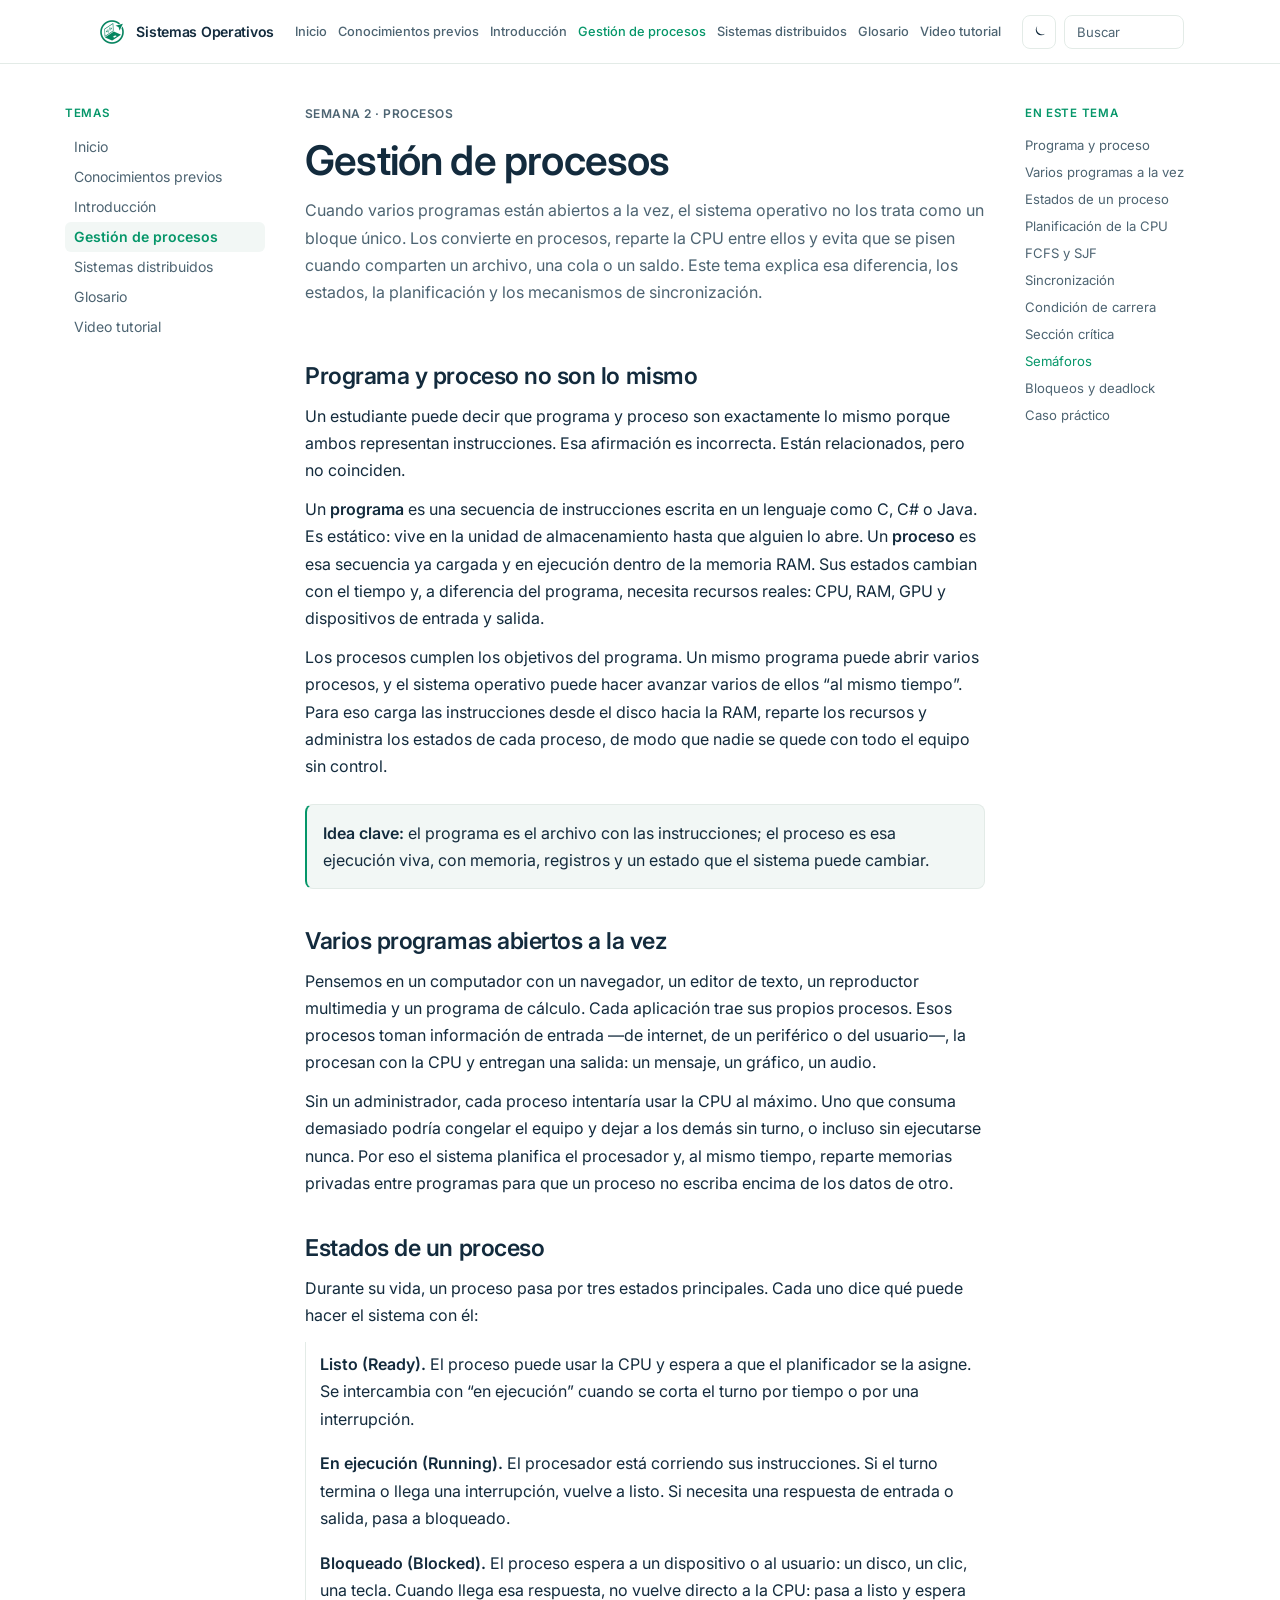
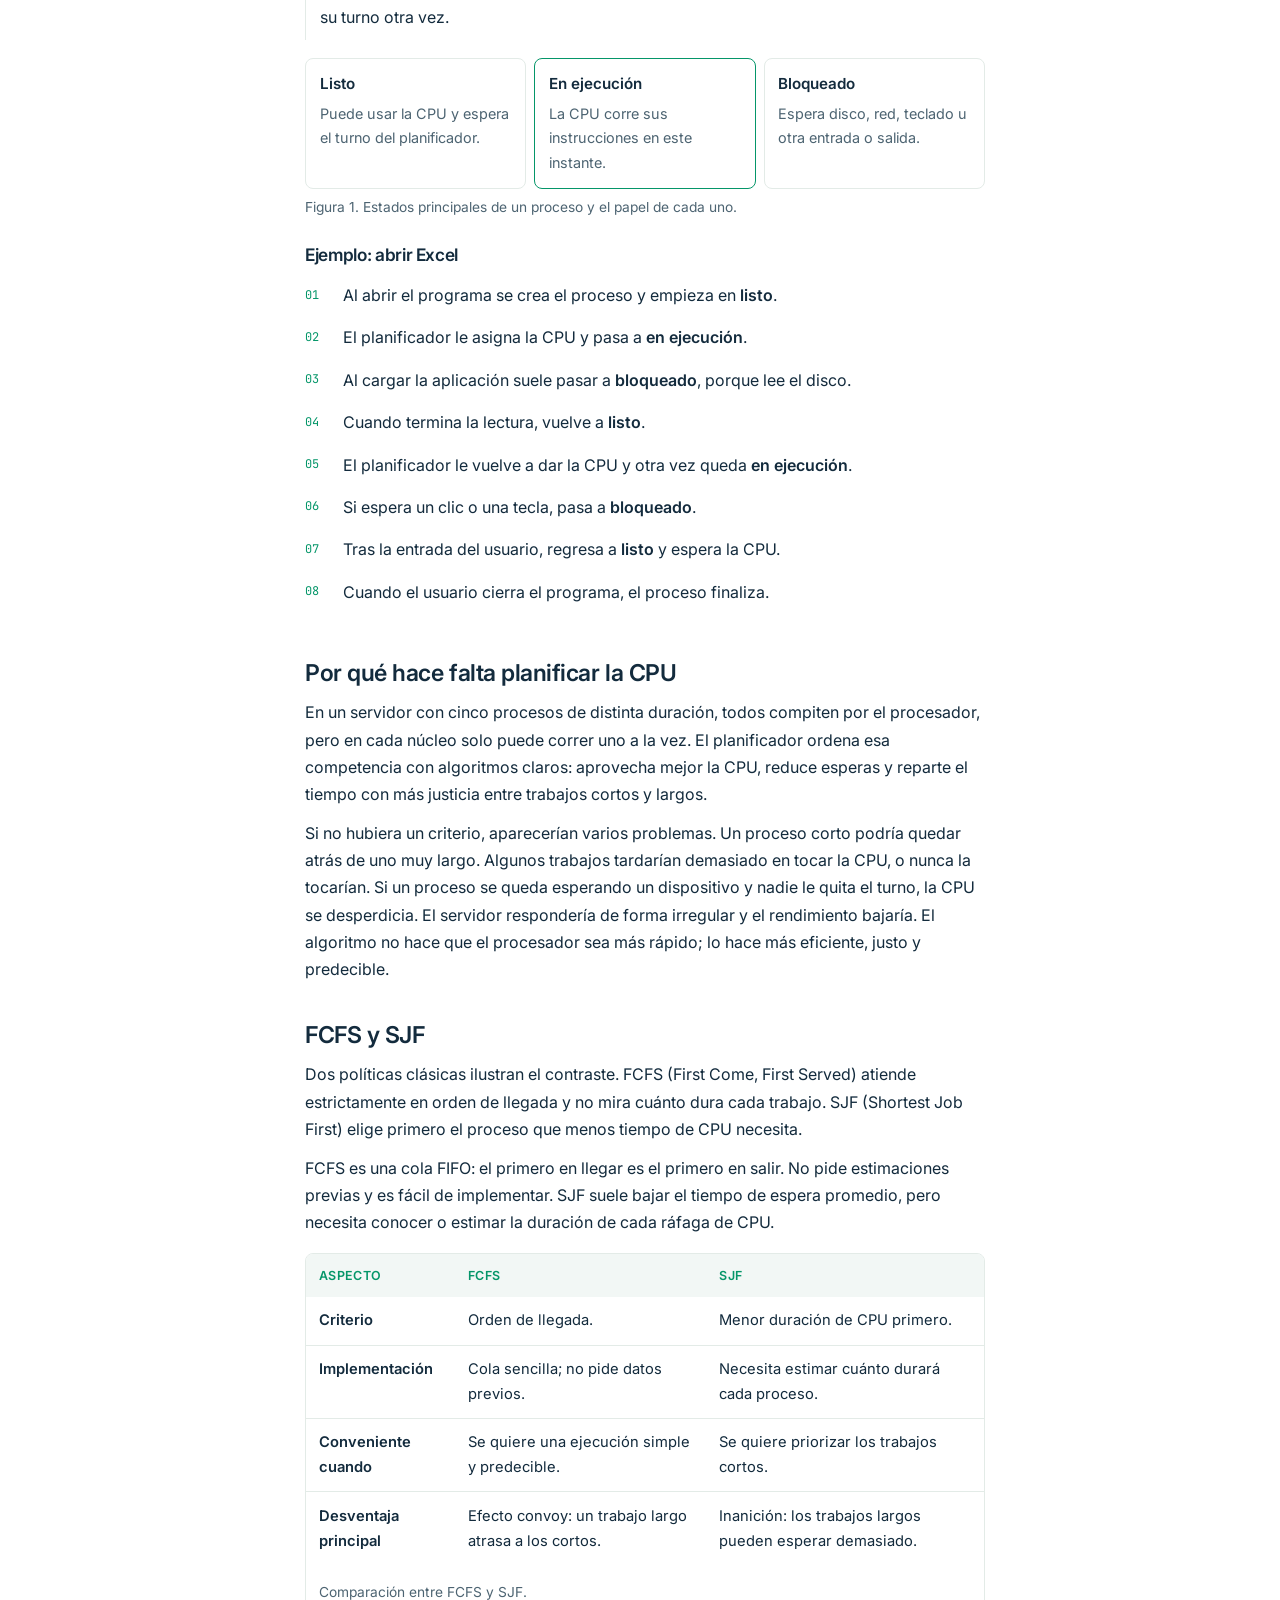
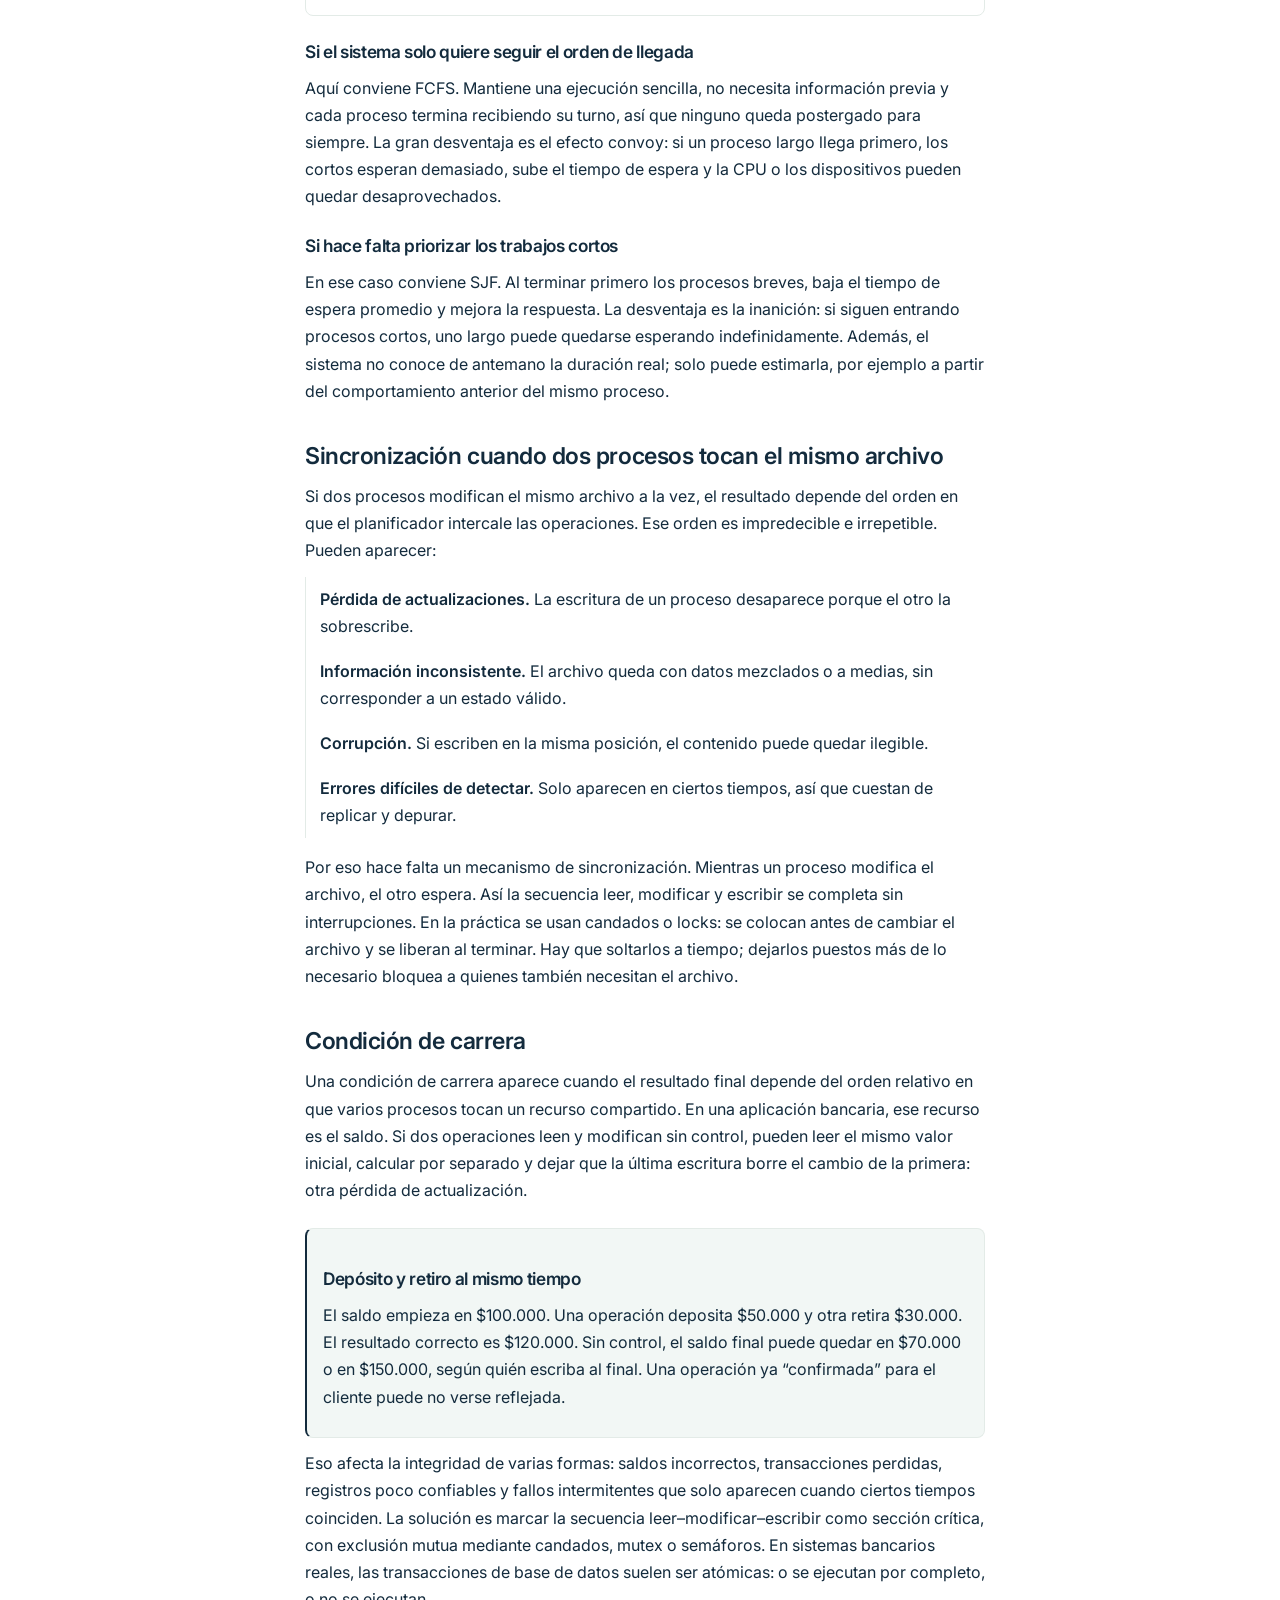
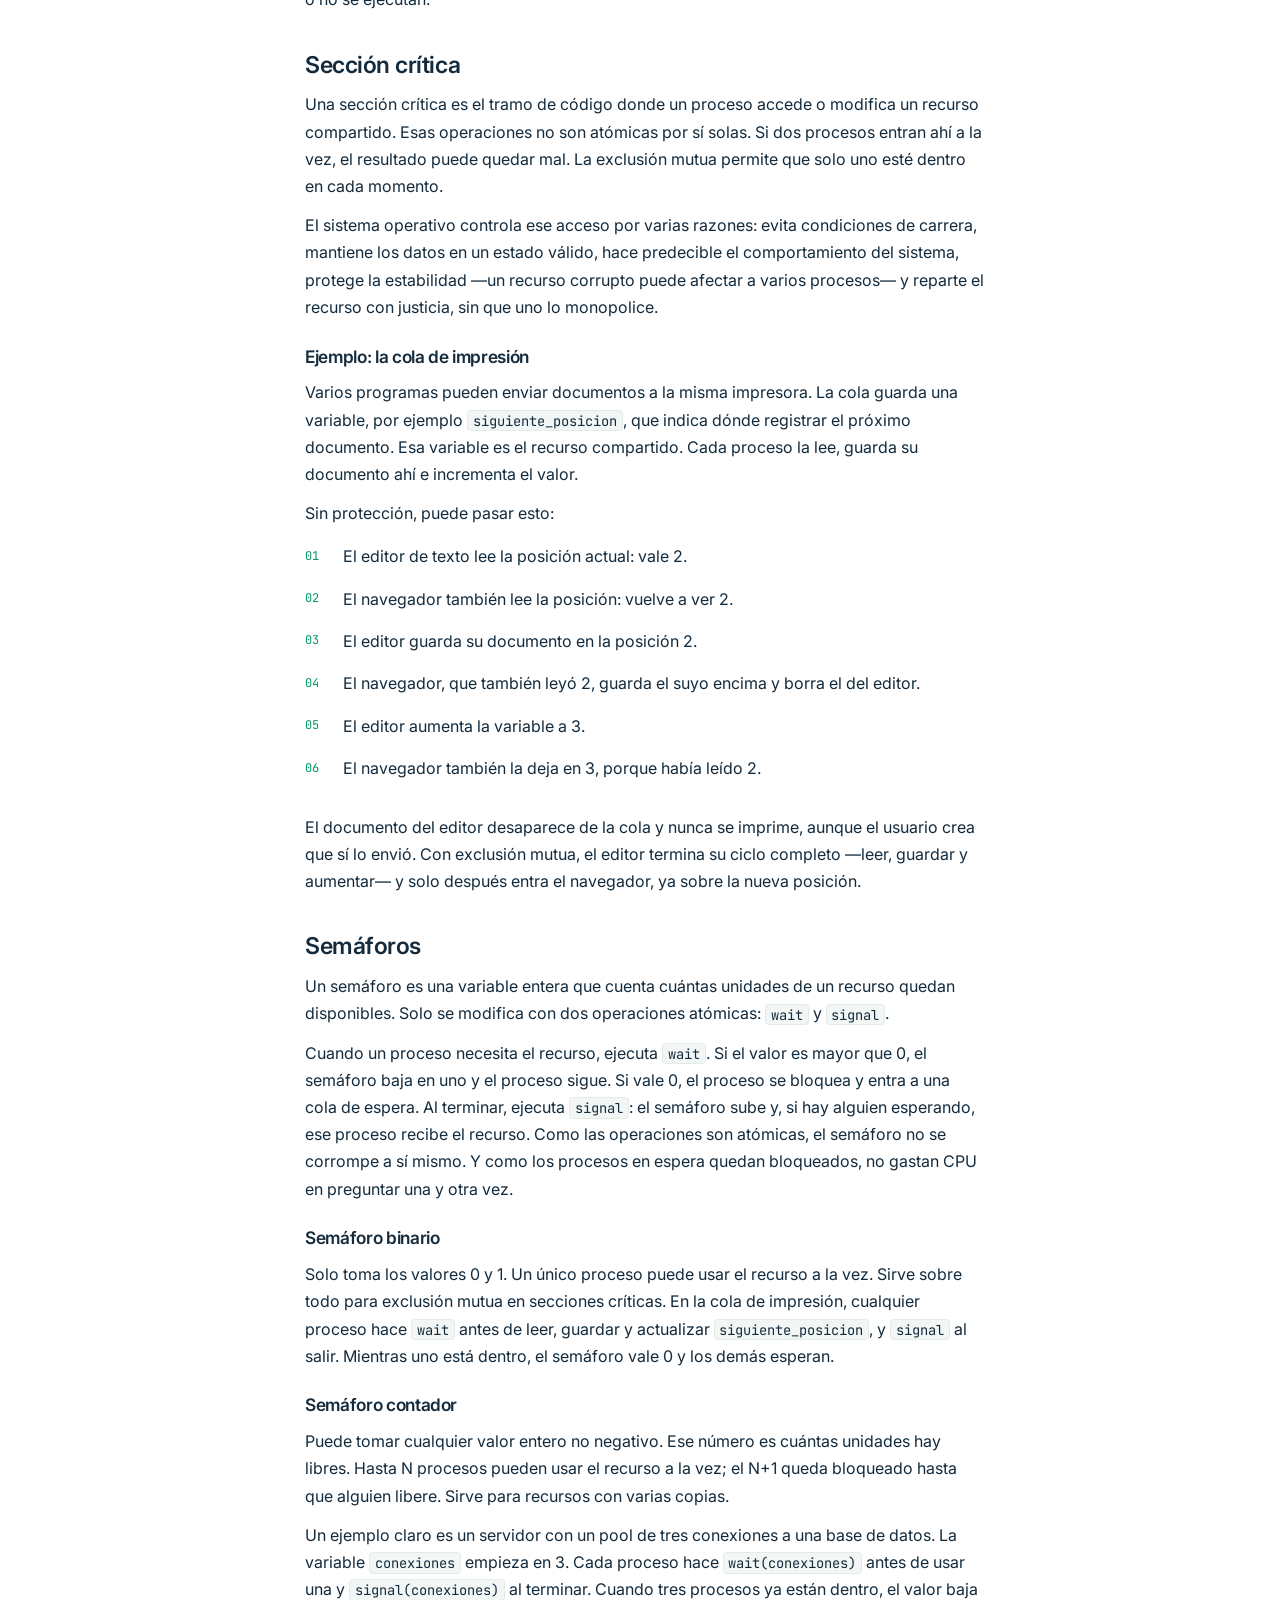
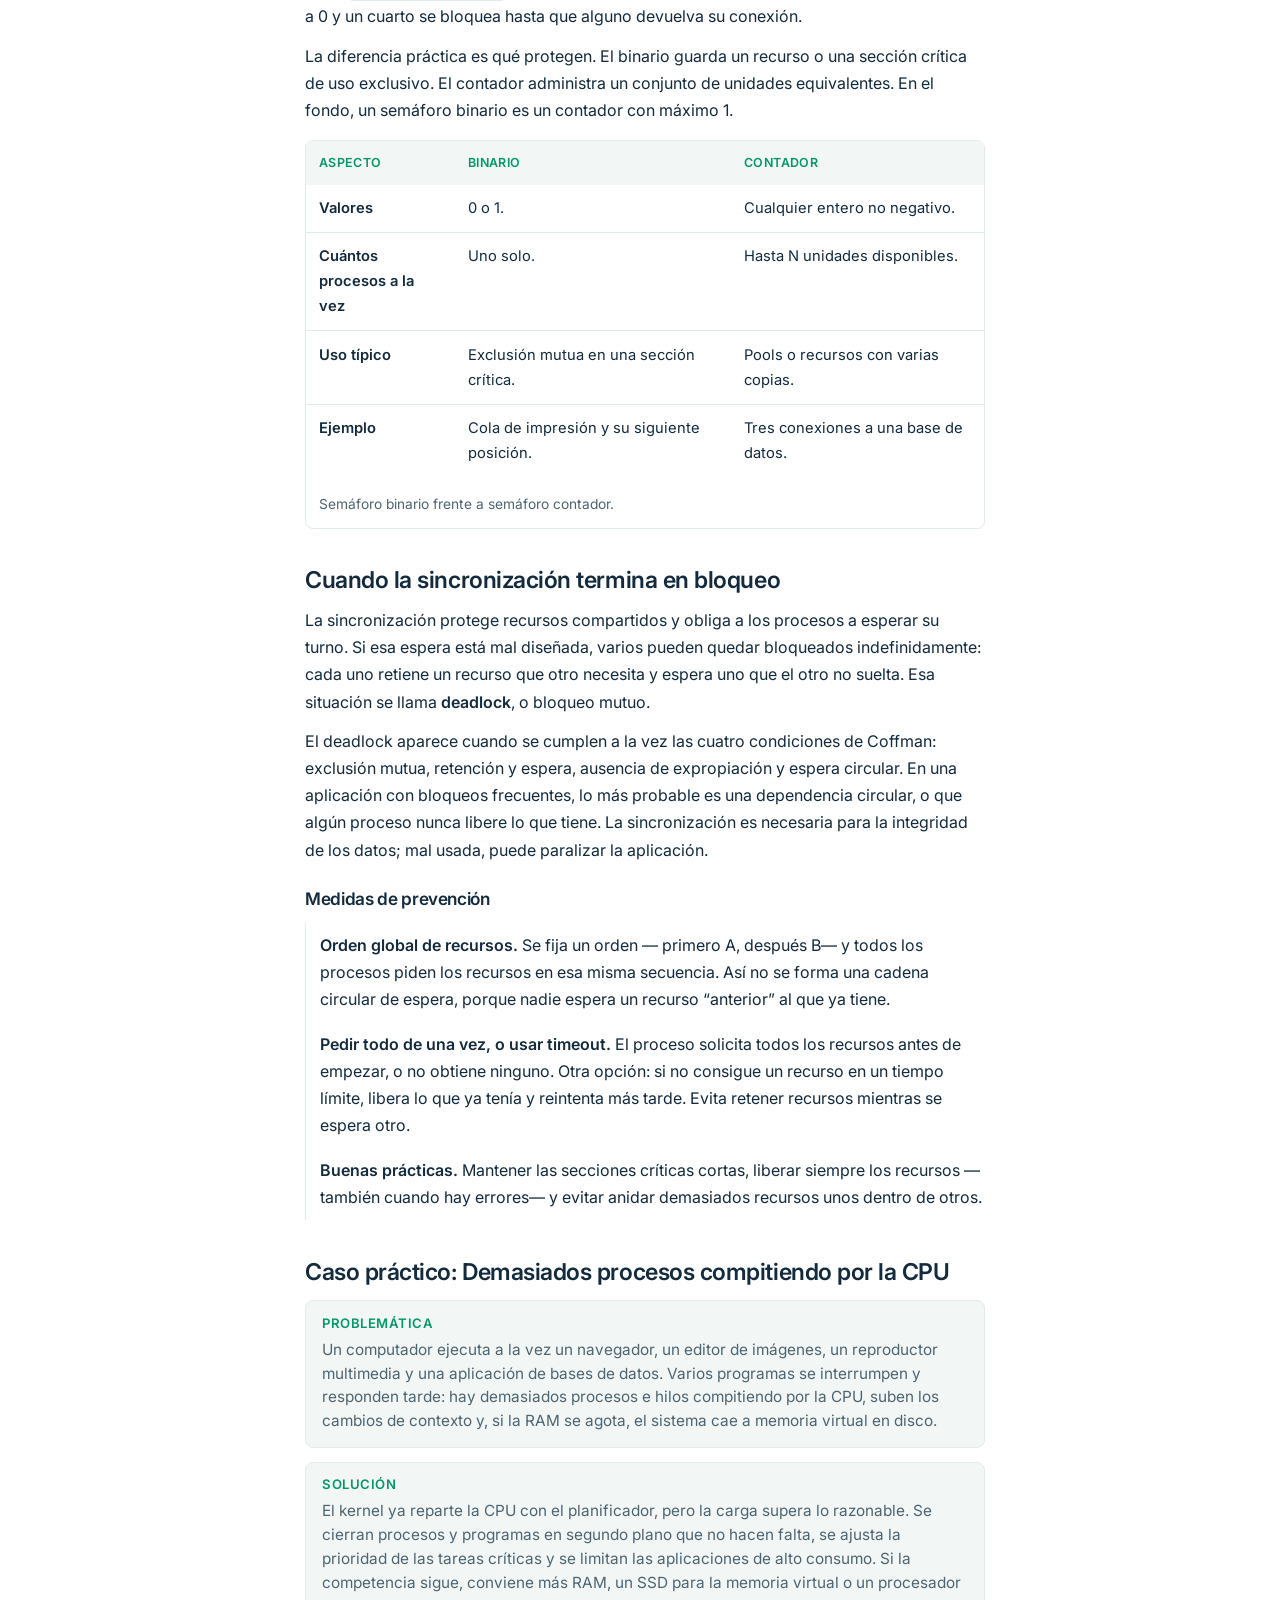
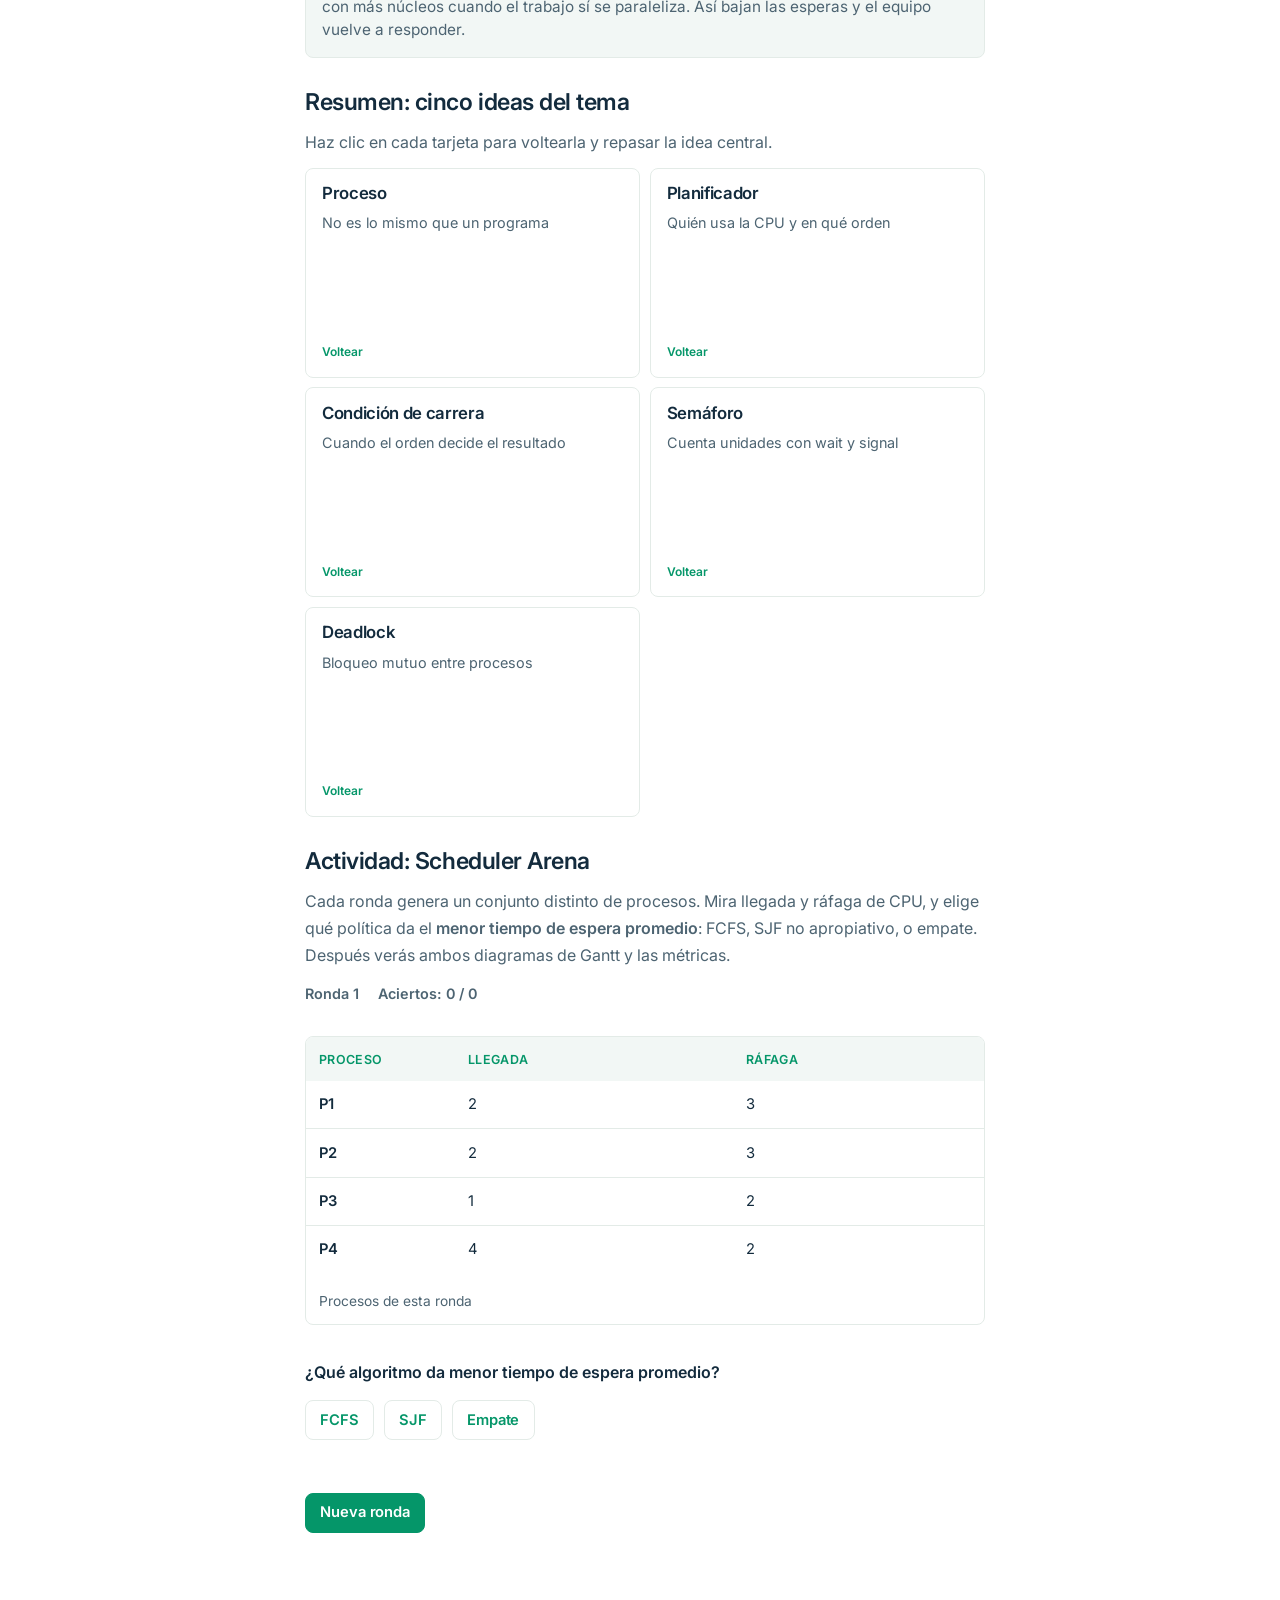
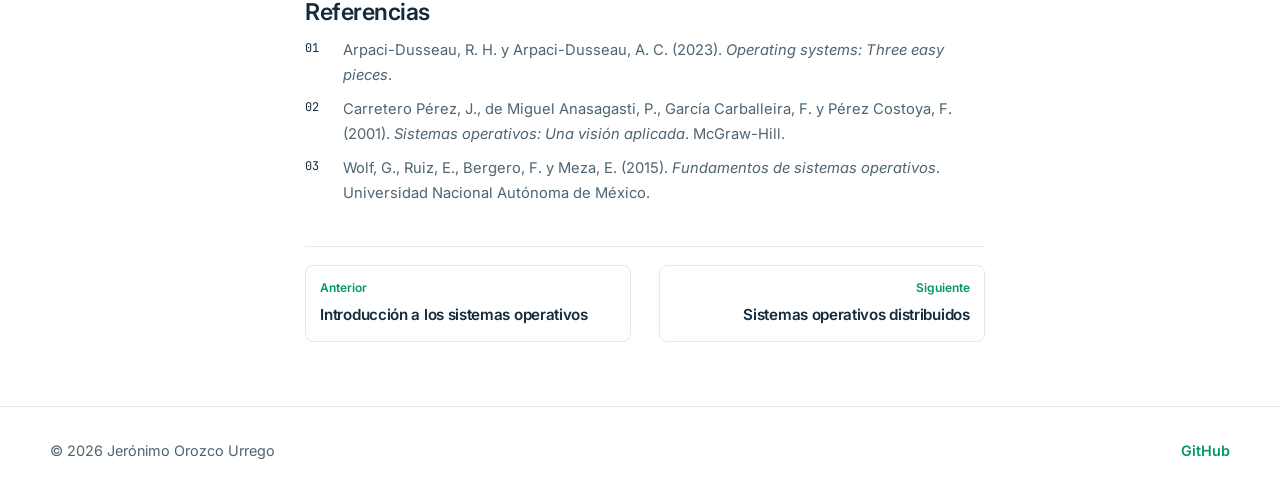
<file: temas/gestion-procesos.html>
<!DOCTYPE html>
<html lang="es">
  <head>
    <meta charset="UTF-8" />
    <meta name="viewport" content="width=device-width, initial-scale=1.0" />
    <title>Gestión de procesos | Sistemas Operativos</title>
    <link rel="icon" href="../img/logo-light.png" type="image/png" />
    <script>
      (function () {
        var theme = "light";
        try {
          var saved = localStorage.getItem("theme");
          if (saved === "dark" || saved === "light") theme = saved;
        } catch (e) {}
        document.documentElement.setAttribute("data-theme", theme);
        if (theme === "dark") {
          var icon = document.querySelector('link[rel="icon"]');
          if (icon) {
            icon.href = icon
              .getAttribute("href")
              .replace("logo-light.png", "logo-dark.png");
          }
        }
      })();
    </script>
    <meta
      name="description"
      content="Diferencia entre programa y proceso, estados, planificación de CPU, sincronización, secciones críticas, semáforos y deadlock."
    />
    <link rel="preconnect" href="https://fonts.googleapis.com" />
    <link rel="preconnect" href="https://fonts.gstatic.com" crossorigin />
    <link
      href="https://fonts.googleapis.com/css2?family=Inter:wght@400;500;600;700&family=JetBrains+Mono:wght@400;500&display=swap"
      rel="stylesheet"
    />
    <link rel="stylesheet" href="../css/styles.css?v=20261120k" />
  </head>
  <body data-root="../">
    <header class="site-header">
      <div class="nav-bar">
        <a class="brand" href="../index.html">
          <img
            class="brand-mark brand-mark-light"
            src="../img/logo-light.png"
            alt=""
            width="32"
            height="32"
          />
          <img
            class="brand-mark brand-mark-dark"
            src="../img/logo-dark.png"
            alt=""
            width="32"
            height="32"
          />
          Sistemas Operativos
        </a>

        <ul class="nav-links" id="menu-principal">
          <li><a href="../index.html">Inicio</a></li>
          <li><a href="conocimientos-previos.html">Conocimientos previos</a></li>
          <li><a href="introduccion.html">Introducción</a></li>
          <li>
            <a href="gestion-procesos.html" aria-current="page"
              >Gestión de procesos</a
            >
          </li>
          <li><a href="sistemas-distribuidos.html">Sistemas distribuidos</a></li>
          <li><a href="glosario.html">Glosario</a></li>
          <li><a href="proyecto-video.html">Video tutorial</a></li>
        </ul>

        <div class="header-tools">
          <button
            class="theme-toggle"
            type="button"
            aria-label="Activar modo oscuro"
            aria-pressed="false"
          >
            <svg
              class="theme-icon theme-icon-moon"
              viewBox="0 0 24 24"
              aria-hidden="true"
            >
              <path
                fill="currentColor"
                d="M21 14.5A8.5 8.5 0 0 1 9.5 3 7 7 0 1 0 21 14.5z"
              />
            </svg>
            <svg
              class="theme-icon theme-icon-sun"
              viewBox="0 0 24 24"
              aria-hidden="true"
            >
              <circle cx="12" cy="12" r="4" fill="currentColor" />
              <path
                fill="none"
                stroke="currentColor"
                stroke-width="2"
                stroke-linecap="round"
                d="M12 2v2M12 20v2M4.9 4.9l1.4 1.4M17.7 17.7l1.4 1.4M2 12h2M20 12h2M4.9 19.1l1.4-1.4M17.7 6.3l1.4-1.4"
              />
            </svg>
          </button>
          <form class="page-search" role="search">
            <input
              class="page-search-input"
              type="search"
              placeholder="Buscar"
              aria-label="Buscar"
              autocomplete="off"
              spellcheck="false"
              autocapitalize="off"
            />
          </form>
          <button
            class="nav-toggle"
            type="button"
            aria-label="Abrir menú de navegación"
            aria-expanded="false"
            aria-controls="menu-principal"
          >
            <span></span>
            <span></span>
          </button>
        </div>
      </div>
    </header>

    <main class="doc-shell">
      <nav class="doc-nav" aria-label="Temas del curso">
        <p class="rail-label">Temas</p>
        <ul>
        <li><a href="../index.html">Inicio</a></li>
        <li><a href="conocimientos-previos.html">Conocimientos previos</a></li>
        <li><a href="introduccion.html">Introducción</a></li>
        <li><a href="gestion-procesos.html" aria-current="page">Gestión de procesos</a></li>
        <li><a href="sistemas-distribuidos.html">Sistemas distribuidos</a></li>
        <li><a href="glosario.html">Glosario</a></li>
        <li><a href="proyecto-video.html">Video tutorial</a></li>
        </ul>
      </nav>

      <div class="doc-main">
      <section class="page-hero">
        <div class="container content-column">
<p class="kicker">Semana 2 · Procesos</p>
          <h1>Gestión de procesos</h1>
          <p>
            Cuando varios programas están abiertos a la vez, el sistema operativo
            no los trata como un bloque único. Los convierte en procesos,
            reparte la CPU entre ellos y evita que se pisen cuando comparten un
            archivo, una cola o un saldo. Este tema explica esa diferencia, los
            estados, la planificación y los mecanismos de sincronización.
          </p>
        </div>
      </section>

      <section class="section">
        <div class="container content-column">
          <article class="prose">
            <nav class="toc" aria-label="Contenido del tema">
              <p>En este tema</p>
              <ol>
                <li><a href="#programa-proceso">Programa y proceso</a></li>
                <li><a href="#varios-programas">Varios programas a la vez</a></li>
                <li><a href="#estados">Estados de un proceso</a></li>
                <li><a href="#planificacion">Planificación de la CPU</a></li>
                <li><a href="#fcfs-sjf">FCFS y SJF</a></li>
                <li><a href="#sincronizacion">Sincronización</a></li>
                <li><a href="#condicion-carrera">Condición de carrera</a></li>
                <li><a href="#seccion-critica">Sección crítica</a></li>
                <li><a href="#semaforos">Semáforos</a></li>
                <li><a href="#deadlock">Bloqueos y deadlock</a></li>
                <li><a href="#caso-practico">Caso práctico</a></li>
              </ol>
            </nav>

            <h2 id="programa-proceso">Programa y proceso no son lo mismo</h2>
            <p>
              Un estudiante puede decir que programa y proceso son exactamente
              lo mismo porque ambos representan instrucciones. Esa afirmación
              es incorrecta. Están relacionados, pero no coinciden.
            </p>
            <p>
              Un <strong>programa</strong> es una secuencia de instrucciones
              escrita en un lenguaje como C, C# o Java. Es estático: vive en la
              unidad de almacenamiento hasta que alguien lo abre. Un
              <strong>proceso</strong> es esa secuencia ya cargada y en
              ejecución dentro de la memoria RAM. Sus estados cambian con el
              tiempo y, a diferencia del programa, necesita recursos reales:
              CPU, RAM, GPU y dispositivos de entrada y salida.
            </p>
            <p>
              Los procesos cumplen los objetivos del programa. Un mismo
              programa puede abrir varios procesos, y el sistema operativo puede
              hacer avanzar varios de ellos “al mismo tiempo”. Para eso carga
              las instrucciones desde el disco hacia la RAM, reparte los
              recursos y administra los estados de cada proceso, de modo que
              nadie se quede con todo el equipo sin control.
            </p>

            <div class="note">
              <strong>Idea clave:</strong> el programa es el archivo con las
              instrucciones; el proceso es esa ejecución viva, con memoria,
              registros y un estado que el sistema puede cambiar.
            </div>

            <h2 id="varios-programas">
              Varios programas abiertos a la vez
            </h2>
            <p>
              Pensemos en un computador con un navegador, un editor de texto, un
              reproductor multimedia y un programa de cálculo. Cada aplicación
              trae sus propios procesos. Esos procesos toman información de
              entrada —de internet, de un periférico o del usuario—, la
              procesan con la CPU y entregan una salida: un mensaje, un
              gráfico, un audio.
            </p>
            <p>
              Sin un administrador, cada proceso intentaría usar la CPU al
              máximo. Uno que consuma demasiado podría congelar el equipo y
              dejar a los demás sin turno, o incluso sin ejecutarse nunca. Por
              eso el sistema planifica el procesador y, al mismo tiempo,
              reparte memorias privadas entre programas para que un proceso no
              escriba encima de los datos de otro.
            </p>

            <h2 id="estados">Estados de un proceso</h2>
            <p>
              Durante su vida, un proceso pasa por tres estados principales.
              Cada uno dice qué puede hacer el sistema con él:
            </p>
            <ul class="feature-list">
              <li>
                <strong>Listo (Ready).</strong> El proceso puede usar la CPU y
                espera a que el planificador se la asigne. Se intercambia con
                “en ejecución” cuando se corta el turno por tiempo o por una
                interrupción.
              </li>
              <li>
                <strong>En ejecución (Running).</strong> El procesador está
                corriendo sus instrucciones. Si el turno termina o llega una
                interrupción, vuelve a listo. Si necesita una respuesta de
                entrada o salida, pasa a bloqueado.
              </li>
              <li>
                <strong>Bloqueado (Blocked).</strong> El proceso espera a un
                dispositivo o al usuario: un disco, un clic, una tecla. Cuando
                llega esa respuesta, no vuelve directo a la CPU: pasa a listo y
                espera su turno otra vez.
              </li>
            </ul>

            <figure class="diagram">
              <div class="states" aria-label="Estados de un proceso">
                <div class="state">
                  <strong>Listo</strong>
                  <span>Puede usar la CPU y espera el turno del planificador.</span>
                </div>
                <div class="state is-current">
                  <strong>En ejecución</strong>
                  <span>La CPU corre sus instrucciones en este instante.</span>
                </div>
                <div class="state">
                  <strong>Bloqueado</strong>
                  <span>Espera disco, red, teclado u otra entrada o salida.</span>
                </div>
              </div>
              <figcaption>
                Figura 1. Estados principales de un proceso y el papel de cada
                uno.
              </figcaption>
            </figure>

            <h3>Ejemplo: abrir Excel</h3>
            <ol class="sequence">
              <li>
                Al abrir el programa se crea el proceso y empieza en
                <strong>listo</strong>.
              </li>
              <li>
                El planificador le asigna la CPU y pasa a
                <strong>en ejecución</strong>.
              </li>
              <li>
                Al cargar la aplicación suele pasar a
                <strong>bloqueado</strong>, porque lee el disco.
              </li>
              <li>
                Cuando termina la lectura, vuelve a <strong>listo</strong>.
              </li>
              <li>
                El planificador le vuelve a dar la CPU y otra vez queda
                <strong>en ejecución</strong>.
              </li>
              <li>
                Si espera un clic o una tecla, pasa a
                <strong>bloqueado</strong>.
              </li>
              <li>
                Tras la entrada del usuario, regresa a <strong>listo</strong> y
                espera la CPU.
              </li>
              <li>
                Cuando el usuario cierra el programa, el proceso finaliza.
              </li>
            </ol>

            <h2 id="planificacion">Por qué hace falta planificar la CPU</h2>
            <p>
              En un servidor con cinco procesos de distinta duración, todos
              compiten por el procesador, pero en cada núcleo solo puede correr
              uno a la vez. El planificador ordena esa competencia con
              algoritmos claros: aprovecha mejor la CPU, reduce esperas y
              reparte el tiempo con más justicia entre trabajos cortos y
              largos.
            </p>
            <p>
              Si no hubiera un criterio, aparecerían varios problemas. Un
              proceso corto podría quedar atrás de uno muy largo. Algunos
              trabajos tardarían demasiado en tocar la CPU, o nunca la
              tocarían. Si un proceso se queda esperando un dispositivo y nadie
              le quita el turno, la CPU se desperdicia. El servidor respondería
              de forma irregular y el rendimiento bajaría. El algoritmo no hace
              que el procesador sea más rápido; lo hace más eficiente, justo y
              predecible.
            </p>

            <h2 id="fcfs-sjf">FCFS y SJF</h2>
            <p>
              Dos políticas clásicas ilustran el contraste. FCFS (First Come,
              First Served) atiende estrictamente en orden de llegada y no mira
              cuánto dura cada trabajo. SJF (Shortest Job First) elige primero
              el proceso que menos tiempo de CPU necesita.
            </p>
            <p>
              FCFS es una cola FIFO: el primero en llegar es el primero en
              salir. No pide estimaciones previas y es fácil de implementar.
              SJF suele bajar el tiempo de espera promedio, pero necesita
              conocer o estimar la duración de cada ráfaga de CPU.
            </p>

            <div class="table-wrap">
              <table class="compare">
                <caption>
                  Comparación entre FCFS y SJF.
                </caption>
                <thead>
                  <tr>
                    <th scope="col">Aspecto</th>
                    <th scope="col">FCFS</th>
                    <th scope="col">SJF</th>
                  </tr>
                </thead>
                <tbody>
                  <tr>
                    <th scope="row">Criterio</th>
                    <td>Orden de llegada.</td>
                    <td>Menor duración de CPU primero.</td>
                  </tr>
                  <tr>
                    <th scope="row">Implementación</th>
                    <td>Cola sencilla; no pide datos previos.</td>
                    <td>Necesita estimar cuánto durará cada proceso.</td>
                  </tr>
                  <tr>
                    <th scope="row">Conveniente cuando</th>
                    <td>Se quiere una ejecución simple y predecible.</td>
                    <td>Se quiere priorizar los trabajos cortos.</td>
                  </tr>
                  <tr>
                    <th scope="row">Desventaja principal</th>
                    <td>Efecto convoy: un trabajo largo atrasa a los cortos.</td>
                    <td>Inanición: los trabajos largos pueden esperar demasiado.</td>
                  </tr>
                </tbody>
              </table>
            </div>

            <h3>Si el sistema solo quiere seguir el orden de llegada</h3>
            <p>
              Aquí conviene FCFS. Mantiene una ejecución sencilla, no necesita
              información previa y cada proceso termina recibiendo su turno,
              así que ninguno queda postergado para siempre. La gran desventaja
              es el efecto convoy: si un proceso largo llega primero, los
              cortos esperan demasiado, sube el tiempo de espera y la CPU o los
              dispositivos pueden quedar desaprovechados.
            </p>

            <h3>Si hace falta priorizar los trabajos cortos</h3>
            <p>
              En ese caso conviene SJF. Al terminar primero los procesos
              breves, baja el tiempo de espera promedio y mejora la respuesta.
              La desventaja es la inanición: si siguen entrando procesos
              cortos, uno largo puede quedarse esperando indefinidamente.
              Además, el sistema no conoce de antemano la duración real; solo
              puede estimarla, por ejemplo a partir del comportamiento
              anterior del mismo proceso.
            </p>

            <h2 id="sincronizacion">
              Sincronización cuando dos procesos tocan el mismo archivo
            </h2>
            <p>
              Si dos procesos modifican el mismo archivo a la vez, el resultado
              depende del orden en que el planificador intercale las
              operaciones. Ese orden es impredecible e irrepetible. Pueden
              aparecer:
            </p>
            <ul class="feature-list">
              <li>
                <strong>Pérdida de actualizaciones.</strong> La escritura de un
                proceso desaparece porque el otro la sobrescribe.
              </li>
              <li>
                <strong>Información inconsistente.</strong> El archivo queda
                con datos mezclados o a medias, sin corresponder a un estado
                válido.
              </li>
              <li>
                <strong>Corrupción.</strong> Si escriben en la misma posición,
                el contenido puede quedar ilegible.
              </li>
              <li>
                <strong>Errores difíciles de detectar.</strong> Solo aparecen
                en ciertos tiempos, así que cuestan de replicar y depurar.
              </li>
            </ul>
            <p>
              Por eso hace falta un mecanismo de sincronización. Mientras un
              proceso modifica el archivo, el otro espera. Así la secuencia
              leer, modificar y escribir se completa sin interrupciones. En la
              práctica se usan candados o locks: se colocan antes de cambiar el
              archivo y se liberan al terminar. Hay que soltarlos a tiempo;
              dejarlos puestos más de lo necesario bloquea a quienes también
              necesitan el archivo.
            </p>

            <h2 id="condicion-carrera">Condición de carrera</h2>
            <p>
              Una condición de carrera aparece cuando el resultado final
              depende del orden relativo en que varios procesos tocan un
              recurso compartido. En una aplicación bancaria, ese recurso es el
              saldo. Si dos operaciones leen y modifican sin control, pueden
              leer el mismo valor inicial, calcular por separado y dejar que la
              última escritura borre el cambio de la primera: otra pérdida de
              actualización.
            </p>

            <div class="scenario">
              <h3>Depósito y retiro al mismo tiempo</h3>
              <p>
                El saldo empieza en $100.000. Una operación deposita $50.000 y
                otra retira $30.000. El resultado correcto es $120.000. Sin
                control, el saldo final puede quedar en $70.000 o en $150.000,
                según quién escriba al final. Una operación ya “confirmada”
                para el cliente puede no verse reflejada.
              </p>
            </div>

            <p>
              Eso afecta la integridad de varias formas: saldos incorrectos,
              transacciones perdidas, registros poco confiables y fallos
              intermitentes que solo aparecen cuando ciertos tiempos coinciden.
              La solución es marcar la secuencia leer–modificar–escribir como
              sección crítica, con exclusión mutua mediante candados, mutex o
              semáforos. En sistemas bancarios reales, las transacciones de
              base de datos suelen ser atómicas: o se ejecutan por completo, o
              no se ejecutan.
            </p>

            <h2 id="seccion-critica">Sección crítica</h2>
            <p>
              Una sección crítica es el tramo de código donde un proceso
              accede o modifica un recurso compartido. Esas operaciones no son
              atómicas por sí solas. Si dos procesos entran ahí a la vez, el
              resultado puede quedar mal. La exclusión mutua permite que solo
              uno esté dentro en cada momento.
            </p>
            <p>
              El sistema operativo controla ese acceso por varias razones:
              evita condiciones de carrera, mantiene los datos en un estado
              válido, hace predecible el comportamiento del sistema, protege la
              estabilidad —un recurso corrupto puede afectar a varios procesos—
              y reparte el recurso con justicia, sin que uno lo monopolice.
            </p>

            <h3>Ejemplo: la cola de impresión</h3>
            <p>
              Varios programas pueden enviar documentos a la misma impresora.
              La cola guarda una variable, por ejemplo
              <code>siguiente_posicion</code>, que indica dónde registrar el
              próximo documento. Esa variable es el recurso compartido. Cada
              proceso la lee, guarda su documento ahí e incrementa el valor.
            </p>
            <p>
              Sin protección, puede pasar esto:
            </p>
            <ol class="sequence">
              <li>
                El editor de texto lee la posición actual: vale 2.
              </li>
              <li>
                El navegador también lee la posición: vuelve a ver 2.
              </li>
              <li>
                El editor guarda su documento en la posición 2.
              </li>
              <li>
                El navegador, que también leyó 2, guarda el suyo encima y
                borra el del editor.
              </li>
              <li>
                El editor aumenta la variable a 3.
              </li>
              <li>
                El navegador también la deja en 3, porque había leído 2.
              </li>
            </ol>
            <p>
              El documento del editor desaparece de la cola y nunca se
              imprime, aunque el usuario crea que sí lo envió. Con exclusión
              mutua, el editor termina su ciclo completo —leer, guardar y
              aumentar— y solo después entra el navegador, ya sobre la nueva
              posición.
            </p>

            <h2 id="semaforos">Semáforos</h2>
            <p>
              Un semáforo es una variable entera que cuenta cuántas unidades de
              un recurso quedan disponibles. Solo se modifica con dos
              operaciones atómicas: <code>wait</code> y <code>signal</code>.
            </p>
            <p>
              Cuando un proceso necesita el recurso, ejecuta
              <code>wait</code>. Si el valor es mayor que 0, el semáforo baja
              en uno y el proceso sigue. Si vale 0, el proceso se bloquea y
              entra a una cola de espera. Al terminar, ejecuta
              <code>signal</code>: el semáforo sube y, si hay alguien
              esperando, ese proceso recibe el recurso. Como las operaciones
              son atómicas, el semáforo no se corrompe a sí mismo. Y como los
              procesos en espera quedan bloqueados, no gastan CPU en preguntar
              una y otra vez.
            </p>

            <h3>Semáforo binario</h3>
            <p>
              Solo toma los valores 0 y 1. Un único proceso puede usar el
              recurso a la vez. Sirve sobre todo para exclusión mutua en
              secciones críticas. En la cola de impresión, cualquier proceso
              hace <code>wait</code> antes de leer, guardar y actualizar
              <code>siguiente_posicion</code>, y <code>signal</code> al salir.
              Mientras uno está dentro, el semáforo vale 0 y los demás
              esperan.
            </p>

            <h3>Semáforo contador</h3>
            <p>
              Puede tomar cualquier valor entero no negativo. Ese número es
              cuántas unidades hay libres. Hasta N procesos pueden usar el
              recurso a la vez; el N+1 queda bloqueado hasta que alguien
              libere. Sirve para recursos con varias copias.
            </p>
            <p>
              Un ejemplo claro es un servidor con un pool de tres conexiones a
              una base de datos. La variable <code>conexiones</code> empieza en
              3. Cada proceso hace <code>wait(conexiones)</code> antes de usar
              una y <code>signal(conexiones)</code> al terminar. Cuando tres
              procesos ya están dentro, el valor baja a 0 y un cuarto se
              bloquea hasta que alguno devuelva su conexión.
            </p>
            <p>
              La diferencia práctica es qué protegen. El binario guarda un
              recurso o una sección crítica de uso exclusivo. El contador
              administra un conjunto de unidades equivalentes. En el fondo, un
              semáforo binario es un contador con máximo 1.
            </p>

            <div class="table-wrap">
              <table class="compare">
                <caption>
                  Semáforo binario frente a semáforo contador.
                </caption>
                <thead>
                  <tr>
                    <th scope="col">Aspecto</th>
                    <th scope="col">Binario</th>
                    <th scope="col">Contador</th>
                  </tr>
                </thead>
                <tbody>
                  <tr>
                    <th scope="row">Valores</th>
                    <td>0 o 1.</td>
                    <td>Cualquier entero no negativo.</td>
                  </tr>
                  <tr>
                    <th scope="row">Cuántos procesos a la vez</th>
                    <td>Uno solo.</td>
                    <td>Hasta N unidades disponibles.</td>
                  </tr>
                  <tr>
                    <th scope="row">Uso típico</th>
                    <td>Exclusión mutua en una sección crítica.</td>
                    <td>Pools o recursos con varias copias.</td>
                  </tr>
                  <tr>
                    <th scope="row">Ejemplo</th>
                    <td>Cola de impresión y su siguiente posición.</td>
                    <td>Tres conexiones a una base de datos.</td>
                  </tr>
                </tbody>
              </table>
            </div>

            <h2 id="deadlock">Cuando la sincronización termina en bloqueo</h2>
            <p>
              La sincronización protege recursos compartidos y obliga a los
              procesos a esperar su turno. Si esa espera está mal diseñada,
              varios pueden quedar bloqueados indefinidamente: cada uno retiene
              un recurso que otro necesita y espera uno que el otro no suelta.
              Esa situación se llama <strong>deadlock</strong>, o bloqueo
              mutuo.
            </p>
            <p>
              El deadlock aparece cuando se cumplen a la vez las cuatro
              condiciones de Coffman: exclusión mutua, retención y espera,
              ausencia de expropiación y espera circular. En una aplicación con
              bloqueos frecuentes, lo más probable es una dependencia circular,
              o que algún proceso nunca libere lo que tiene. La sincronización
              es necesaria para la integridad de los datos; mal usada, puede
              paralizar la aplicación.
            </p>

            <h3>Medidas de prevención</h3>
            <ul class="feature-list">
              <li>
                <strong>Orden global de recursos.</strong> Se fija un orden —
                primero A, después B— y todos los procesos piden los recursos
                en esa misma secuencia. Así no se forma una cadena circular de
                espera, porque nadie espera un recurso “anterior” al que ya
                tiene.
              </li>
              <li>
                <strong>Pedir todo de una vez, o usar timeout.</strong> El
                proceso solicita todos los recursos antes de empezar, o no
                obtiene ninguno. Otra opción: si no consigue un recurso en un
                tiempo límite, libera lo que ya tenía y reintenta más tarde.
                Evita retener recursos mientras se espera otro.
              </li>
              <li>
                <strong>Buenas prácticas.</strong> Mantener las secciones
                críticas cortas, liberar siempre los recursos —también cuando
                hay errores— y evitar anidar demasiados recursos unos dentro de
                otros.
              </li>
            </ul>

            <section class="case-study" aria-labelledby="caso-practico">
              <h2 id="caso-practico">
                Caso práctico: Demasiados procesos compitiendo por la CPU
              </h2>
              <div class="case-parts">
                <section class="case-part">
                  <h3>Problemática</h3>
                  <p>
                    Un computador ejecuta a la vez un navegador, un editor de
                    imágenes, un reproductor multimedia y una aplicación de
                    bases de datos. Varios programas se interrumpen y responden
                    tarde: hay demasiados procesos e hilos compitiendo por la
                    CPU, suben los cambios de contexto y, si la RAM se agota,
                    el sistema cae a memoria virtual en disco.
                  </p>
                </section>
                <section class="case-part">
                  <h3>Solución</h3>
                  <p>
                    El kernel ya reparte la CPU con el planificador, pero la
                    carga supera lo razonable. Se cierran procesos y programas
                    en segundo plano que no hacen falta, se ajusta la prioridad
                    de las tareas críticas y se limitan las aplicaciones de
                    alto consumo. Si la competencia sigue, conviene más RAM, un
                    SSD para la memoria virtual o un procesador con más núcleos
                    cuando el trabajo sí se paraleliza. Así bajan las esperas y
                    el equipo vuelve a responder.
                  </p>
                </section>
              </div>
            </section>
          </article>

          <section class="summary-block" aria-labelledby="resumen-conceptos">
            <h2 id="resumen-conceptos">Resumen: cinco ideas del tema</h2>
            <p>
              Haz clic en cada tarjeta para voltearla y repasar la idea central.
            </p>

            <div class="flip-grid" aria-label="Tarjetas reversibles de conceptos">
              <div
                class="flip-card"
                role="button"
                tabindex="0"
                aria-pressed="false"
                aria-label="Proceso: voltear tarjeta"
              >
                <div class="flip-inner">
                  <div class="flip-face front">
                    <h3>Proceso</h3>
                    <p>No es lo mismo que un programa</p>
                    <span class="flip-hint">Voltear</span>
                  </div>
                  <div class="flip-face back">
                    <h3>Idea</h3>
                    <p>
                      El programa está guardado en disco; el proceso es esa
                      ejecución en RAM, con estado y recursos propios.
                    </p>
                    <span class="flip-hint">Volver</span>
                  </div>
                </div>
              </div>

              <div
                class="flip-card"
                role="button"
                tabindex="0"
                aria-pressed="false"
                aria-label="Planificador: voltear tarjeta"
              >
                <div class="flip-inner">
                  <div class="flip-face front">
                    <h3>Planificador</h3>
                    <p>Quién usa la CPU y en qué orden</p>
                    <span class="flip-hint">Voltear</span>
                  </div>
                  <div class="flip-face back">
                    <h3>Idea</h3>
                    <p>
                      No acelera el procesador: lo reparte con un criterio
                      claro para bajar esperas y ganar justicia.
                    </p>
                    <span class="flip-hint">Volver</span>
                  </div>
                </div>
              </div>

              <div
                class="flip-card"
                role="button"
                tabindex="0"
                aria-pressed="false"
                aria-label="Condición de carrera: voltear tarjeta"
              >
                <div class="flip-inner">
                  <div class="flip-face front">
                    <h3>Condición de carrera</h3>
                    <p>Cuando el orden decide el resultado</p>
                    <span class="flip-hint">Voltear</span>
                  </div>
                  <div class="flip-face back">
                    <h3>Idea</h3>
                    <p>
                      Dos procesos tocan el mismo recurso y el resultado
                      depende de quién llegue primero a escribir.
                    </p>
                    <span class="flip-hint">Volver</span>
                  </div>
                </div>
              </div>

              <div
                class="flip-card"
                role="button"
                tabindex="0"
                aria-pressed="false"
                aria-label="Semáforo: voltear tarjeta"
              >
                <div class="flip-inner">
                  <div class="flip-face front">
                    <h3>Semáforo</h3>
                    <p>Cuenta unidades con wait y signal</p>
                    <span class="flip-hint">Voltear</span>
                  </div>
                  <div class="flip-face back">
                    <h3>Idea</h3>
                    <p>
                      El binario protege una sección crítica; el contador
                      administra varias copias de un recurso.
                    </p>
                    <span class="flip-hint">Volver</span>
                  </div>
                </div>
              </div>

              <div
                class="flip-card"
                role="button"
                tabindex="0"
                aria-pressed="false"
                aria-label="Deadlock: voltear tarjeta"
              >
                <div class="flip-inner">
                  <div class="flip-face front">
                    <h3>Deadlock</h3>
                    <p>Bloqueo mutuo entre procesos</p>
                    <span class="flip-hint">Voltear</span>
                  </div>
                  <div class="flip-face back">
                    <h3>Idea</h3>
                    <p>
                      Cada proceso retiene un recurso y espera otro. Un orden
                      global o un timeout ayudan a evitarlo.
                    </p>
                    <span class="flip-hint">Volver</span>
                  </div>
                </div>
              </div>
            </div>
          </section>

          <section class="activity" aria-labelledby="arena-titulo">
            <h2 id="arena-titulo">Actividad: Scheduler Arena</h2>
            <p>
              Cada ronda genera un conjunto distinto de procesos. Mira llegada y
              ráfaga de CPU, y elige qué política da el
              <strong>menor tiempo de espera promedio</strong>: FCFS, SJF no
              apropiativo, o empate. Después verás ambos diagramas de Gantt y
              las métricas.
            </p>

            <div class="arena" id="scheduler-arena">
              <div class="arena-meta" aria-live="polite">
                <span id="arena-round">Ronda 1</span>
                <span id="arena-score">Aciertos: 0 / 0</span>
              </div>

              <div class="table-wrap">
                <table class="compare" id="arena-table">
                  <caption>
                    Procesos de esta ronda
                  </caption>
                  <thead>
                    <tr>
                      <th scope="col">Proceso</th>
                      <th scope="col">Llegada</th>
                      <th scope="col">Ráfaga</th>
                    </tr>
                  </thead>
                  <tbody id="arena-tbody"></tbody>
                </table>
              </div>

              <p class="arena-prompt" id="arena-prompt">
                ¿Qué algoritmo da menor tiempo de espera promedio?
              </p>

              <div
                class="arena-choices"
                id="arena-choices"
                role="group"
                aria-labelledby="arena-prompt"
              >
                <button class="btn btn-secondary" type="button" data-choice="FCFS">
                  FCFS
                </button>
                <button class="btn btn-secondary" type="button" data-choice="SJF">
                  SJF
                </button>
                <button class="btn btn-secondary" type="button" data-choice="TIE">
                  Empate
                </button>
              </div>

              <div class="arena-results" id="arena-results" hidden></div>

              <div class="arena-actions crossword-actions">
                <button class="btn btn-primary" type="button" id="arena-next" hidden>
                  Nueva ronda
                </button>
              </div>

              <p class="arena-feedback" id="arena-feedback" aria-live="polite"></p>
            </div>
          </section>

          <section class="refs" aria-labelledby="referencias">
            <h2 id="referencias">Referencias</h2>
            <ol>
              <li>
                Arpaci-Dusseau, R. H. y Arpaci-Dusseau, A. C. (2023).
                <em>Operating systems: Three easy pieces</em>.
              </li>
              <li>
                Carretero Pérez, J., de Miguel Anasagasti, P., García Carballeira,
                F. y Pérez Costoya, F. (2001).
                <em>Sistemas operativos: Una visión aplicada</em>. McGraw-Hill.
              </li>
              <li>
                Wolf, G., Ruiz, E., Bergero, F. y Meza, E. (2015).
                <em>Fundamentos de sistemas operativos</em>. Universidad Nacional
                Autónoma de México.
              </li>
            </ol>
          </section>

          <nav class="topic-pager" aria-label="Navegación entre temas">
            <a href="introduccion.html">
              <span>Anterior</span>
              <strong>Introducción a los sistemas operativos</strong>
            </a>
            <a class="next" href="sistemas-distribuidos.html">
              <span>Siguiente</span>
              <strong>Sistemas operativos distribuidos</strong>
            </a>
          </nav>
        </div>
      </section>
    </div>

    <aside class="doc-rail" aria-label="En esta página">
      <div id="page-toc"></div>
    </aside>
  </main>

    <footer class="site-footer">
      <div class="footer-inner">
        <p>© 2026 Jerónimo Orozco Urrego</p>
        <p>
          <a
            href="https://github.com/Darkkthrax"
            target="_blank"
            rel="noopener noreferrer"
            >GitHub</a
          >
        </p>
      </div>
    </footer>

    <script src="../js/main.js?v=20261119b"></script>
  </body>
</html>
</file>
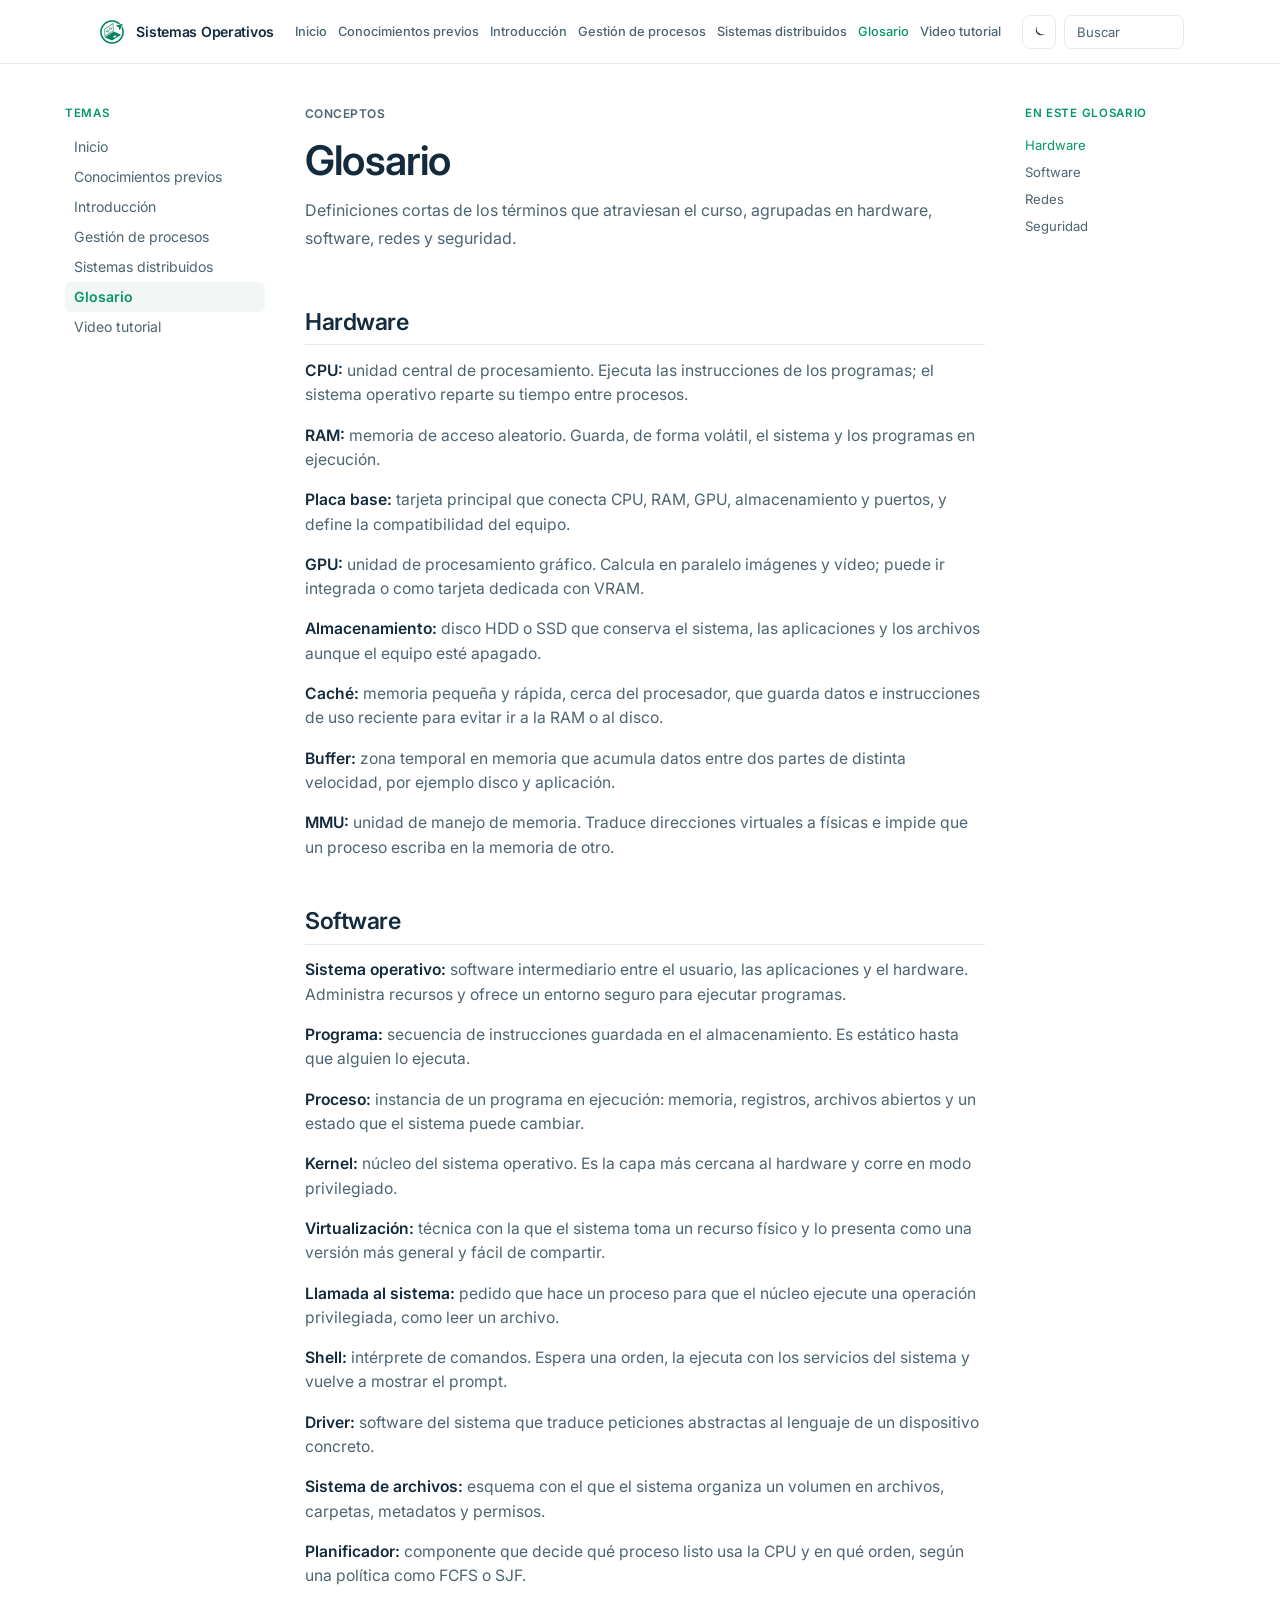
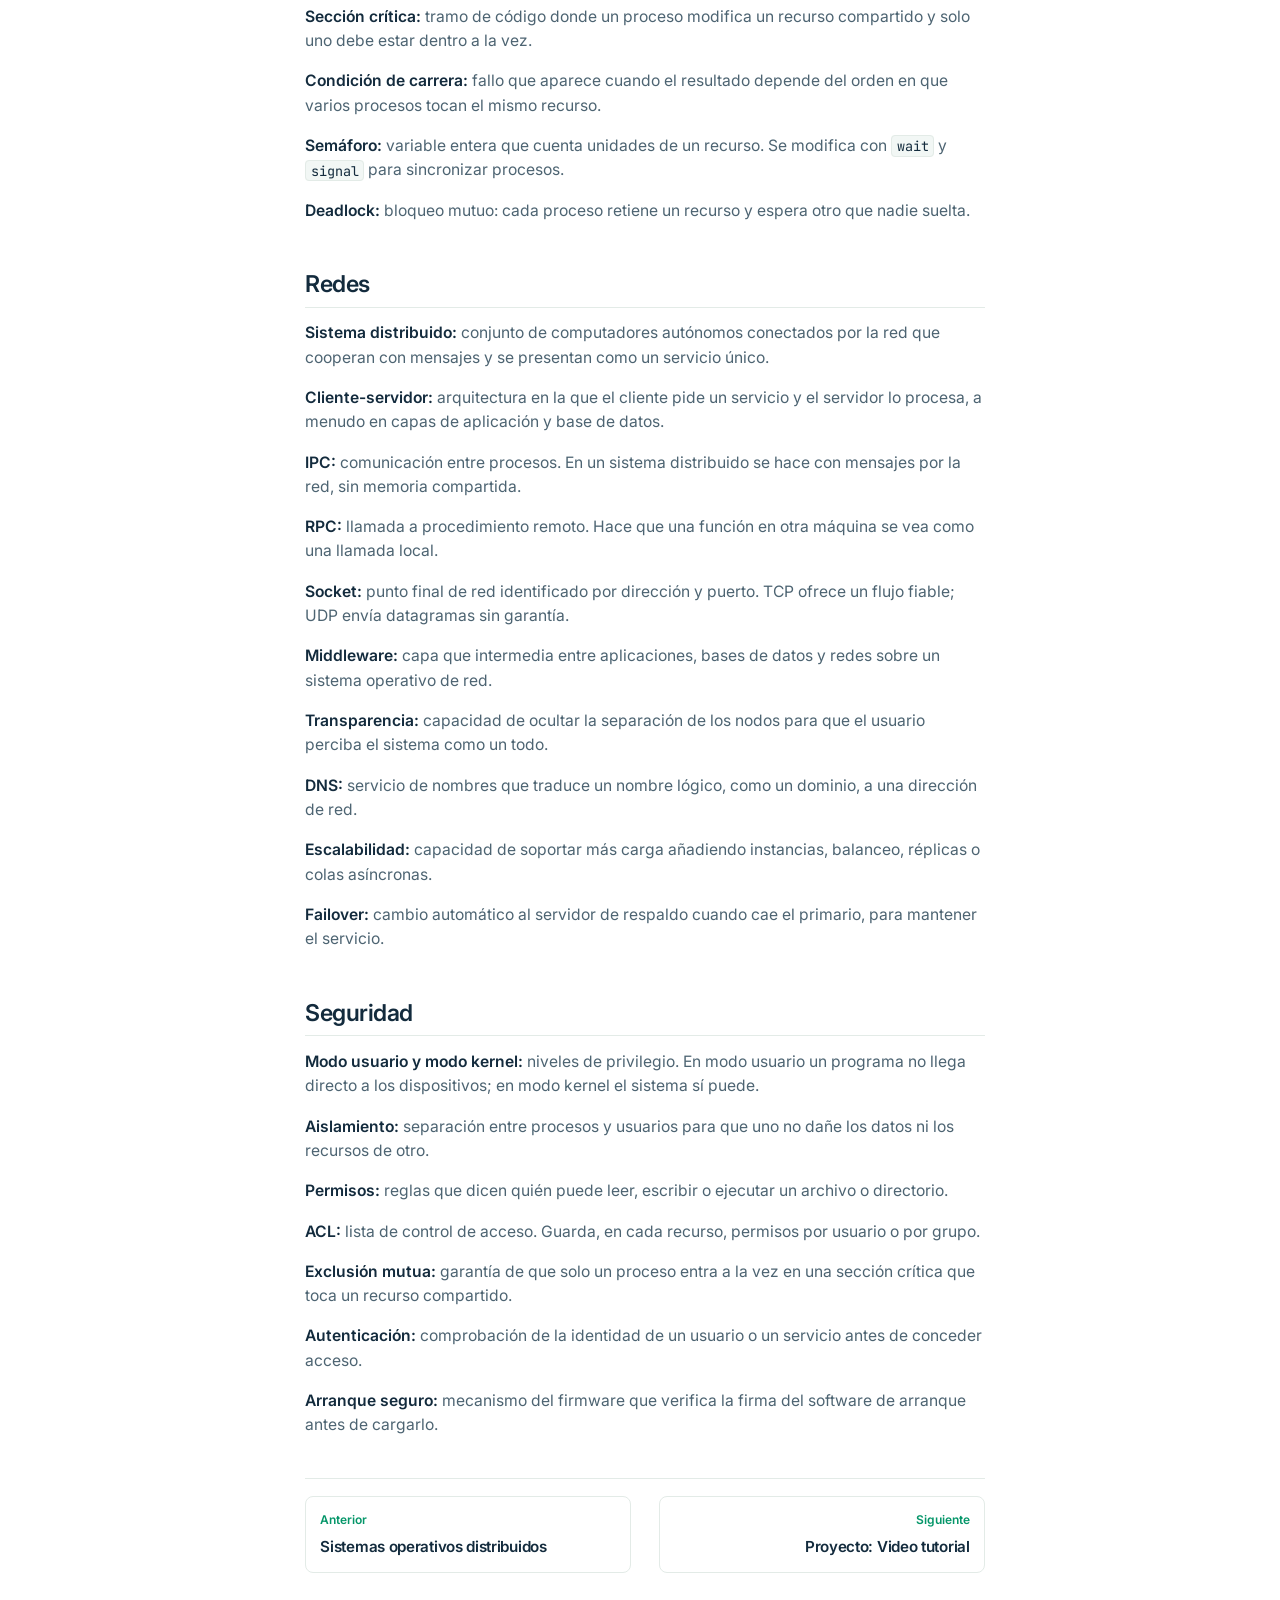
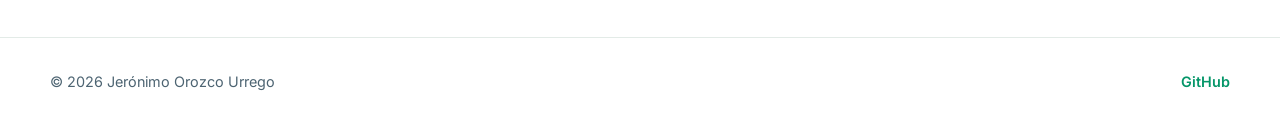
<file: temas/glosario.html>
<!DOCTYPE html>
<html lang="es">
  <head>
    <meta charset="UTF-8" />
    <meta name="viewport" content="width=device-width, initial-scale=1.0" />
    <title>Glosario | Sistemas Operativos</title>
    <link rel="icon" href="../img/logo-light.png" type="image/png" />
    <script>
      (function () {
        var theme = "light";
        try {
          var saved = localStorage.getItem("theme");
          if (saved === "dark" || saved === "light") theme = saved;
        } catch (e) {}
        document.documentElement.setAttribute("data-theme", theme);
        if (theme === "dark") {
          var icon = document.querySelector('link[rel="icon"]');
          if (icon) {
            icon.href = icon
              .getAttribute("href")
              .replace("logo-light.png", "logo-dark.png");
          }
        }
      })();
    </script>
    <meta
      name="description"
      content="Glosario de conceptos de sistemas operativos: hardware, software, redes y seguridad."
    />
    <link rel="preconnect" href="https://fonts.googleapis.com" />
    <link rel="preconnect" href="https://fonts.gstatic.com" crossorigin />
    <link
      href="https://fonts.googleapis.com/css2?family=Inter:wght@400;500;600;700&family=JetBrains+Mono:wght@400;500&display=swap"
      rel="stylesheet"
    />
    <link rel="stylesheet" href="../css/styles.css?v=20261120k" />
  </head>
  <body data-root="../">
    <header class="site-header">
      <div class="nav-bar">
        <a class="brand" href="../index.html">
          <img
            class="brand-mark brand-mark-light"
            src="../img/logo-light.png"
            alt=""
            width="32"
            height="32"
          />
          <img
            class="brand-mark brand-mark-dark"
            src="../img/logo-dark.png"
            alt=""
            width="32"
            height="32"
          />
          Sistemas Operativos
        </a>

        <ul class="nav-links" id="menu-principal">
          <li><a href="../index.html">Inicio</a></li>
          <li><a href="conocimientos-previos.html">Conocimientos previos</a></li>
          <li><a href="introduccion.html">Introducción</a></li>
          <li><a href="gestion-procesos.html">Gestión de procesos</a></li>
          <li><a href="sistemas-distribuidos.html">Sistemas distribuidos</a></li>
          <li>
            <a href="glosario.html" aria-current="page">Glosario</a>
          </li>
          <li><a href="proyecto-video.html">Video tutorial</a></li>
        </ul>

        <div class="header-tools">
          <button
            class="theme-toggle"
            type="button"
            aria-label="Activar modo oscuro"
            aria-pressed="false"
          >
            <svg
              class="theme-icon theme-icon-moon"
              viewBox="0 0 24 24"
              aria-hidden="true"
            >
              <path
                fill="currentColor"
                d="M21 14.5A8.5 8.5 0 0 1 9.5 3 7 7 0 1 0 21 14.5z"
              />
            </svg>
            <svg
              class="theme-icon theme-icon-sun"
              viewBox="0 0 24 24"
              aria-hidden="true"
            >
              <circle cx="12" cy="12" r="4" fill="currentColor" />
              <path
                fill="none"
                stroke="currentColor"
                stroke-width="2"
                stroke-linecap="round"
                d="M12 2v2M12 20v2M4.9 4.9l1.4 1.4M17.7 17.7l1.4 1.4M2 12h2M20 12h2M4.9 19.1l1.4-1.4M17.7 6.3l1.4-1.4"
              />
            </svg>
          </button>
          <form class="page-search" role="search">
            <input
              class="page-search-input"
              type="search"
              placeholder="Buscar"
              aria-label="Buscar"
              autocomplete="off"
              spellcheck="false"
              autocapitalize="off"
            />
          </form>
          <button
            class="nav-toggle"
            type="button"
            aria-label="Abrir menú de navegación"
            aria-expanded="false"
            aria-controls="menu-principal"
          >
            <span></span>
            <span></span>
          </button>
        </div>
      </div>
    </header>

    <main class="doc-shell">
      <nav class="doc-nav" aria-label="Temas del curso">
        <p class="rail-label">Temas</p>
        <ul>
          <li><a href="../index.html">Inicio</a></li>
          <li><a href="conocimientos-previos.html">Conocimientos previos</a></li>
          <li><a href="introduccion.html">Introducción</a></li>
          <li><a href="gestion-procesos.html">Gestión de procesos</a></li>
          <li><a href="sistemas-distribuidos.html">Sistemas distribuidos</a></li>
          <li>
            <a href="glosario.html" aria-current="page">Glosario</a>
          </li>
          <li><a href="proyecto-video.html">Video tutorial</a></li>
        </ul>
      </nav>

      <div class="doc-main">
        <section class="page-hero">
          <div class="container content-column">
            <p class="kicker">Conceptos</p>
            <h1>Glosario</h1>
            <p>
              Definiciones cortas de los términos que atraviesan el curso,
              agrupadas en hardware, software, redes y seguridad.
            </p>
          </div>
        </section>

        <section class="section">
          <div class="container content-column">
            <article class="prose">
              <nav class="toc" aria-label="Categorías del glosario">
                <p>En este glosario</p>
                <ol>
                  <li><a href="#hardware">Hardware</a></li>
                  <li><a href="#software">Software</a></li>
                  <li><a href="#redes">Redes</a></li>
                  <li><a href="#seguridad">Seguridad</a></li>
                </ol>
              </nav>

              <section class="glossary-group" aria-labelledby="hardware">
                <h2 id="hardware">Hardware</h2>
                <ul class="glossary">
                  <li>
                    <strong>CPU:</strong> unidad central de procesamiento.
                    Ejecuta las instrucciones de los programas; el sistema
                    operativo reparte su tiempo entre procesos.
                  </li>
                  <li>
                    <strong>RAM:</strong> memoria de acceso aleatorio. Guarda,
                    de forma volátil, el sistema y los programas en ejecución.
                  </li>
                  <li>
                    <strong>Placa base:</strong> tarjeta principal que conecta
                    CPU, RAM, GPU, almacenamiento y puertos, y define la
                    compatibilidad del equipo.
                  </li>
                  <li>
                    <strong>GPU:</strong> unidad de procesamiento gráfico.
                    Calcula en paralelo imágenes y vídeo; puede ir integrada o
                    como tarjeta dedicada con VRAM.
                  </li>
                  <li>
                    <strong>Almacenamiento:</strong> disco HDD o SSD que
                    conserva el sistema, las aplicaciones y los archivos aunque
                    el equipo esté apagado.
                  </li>
                  <li>
                    <strong>Caché:</strong> memoria pequeña y rápida, cerca del
                    procesador, que guarda datos e instrucciones de uso
                    reciente para evitar ir a la RAM o al disco.
                  </li>
                  <li>
                    <strong>Buffer:</strong> zona temporal en memoria que
                    acumula datos entre dos partes de distinta velocidad, por
                    ejemplo disco y aplicación.
                  </li>
                  <li>
                    <strong>MMU:</strong> unidad de manejo de memoria. Traduce
                    direcciones virtuales a físicas e impide que un proceso
                    escriba en la memoria de otro.
                  </li>
                </ul>
              </section>

              <section class="glossary-group" aria-labelledby="software">
                <h2 id="software">Software</h2>
                <ul class="glossary">
                  <li>
                    <strong>Sistema operativo:</strong> software intermediario
                    entre el usuario, las aplicaciones y el hardware.
                    Administra recursos y ofrece un entorno seguro para
                    ejecutar programas.
                  </li>
                  <li>
                    <strong>Programa:</strong> secuencia de instrucciones
                    guardada en el almacenamiento. Es estático hasta que
                    alguien lo ejecuta.
                  </li>
                  <li>
                    <strong>Proceso:</strong> instancia de un programa en
                    ejecución: memoria, registros, archivos abiertos y un
                    estado que el sistema puede cambiar.
                  </li>
                  <li>
                    <strong>Kernel:</strong> núcleo del sistema operativo. Es
                    la capa más cercana al hardware y corre en modo
                    privilegiado.
                  </li>
                  <li>
                    <strong>Virtualización:</strong> técnica con la que el
                    sistema toma un recurso físico y lo presenta como una
                    versión más general y fácil de compartir.
                  </li>
                  <li>
                    <strong>Llamada al sistema:</strong> pedido que hace un
                    proceso para que el núcleo ejecute una operación
                    privilegiada, como leer un archivo.
                  </li>
                  <li>
                    <strong>Shell:</strong> intérprete de comandos. Espera una
                    orden, la ejecuta con los servicios del sistema y vuelve a
                    mostrar el prompt.
                  </li>
                  <li>
                    <strong>Driver:</strong> software del sistema que traduce
                    peticiones abstractas al lenguaje de un dispositivo
                    concreto.
                  </li>
                  <li>
                    <strong>Sistema de archivos:</strong> esquema con el que el
                    sistema organiza un volumen en archivos, carpetas,
                    metadatos y permisos.
                  </li>
                  <li>
                    <strong>Planificador:</strong> componente que decide qué
                    proceso listo usa la CPU y en qué orden, según una
                    política como FCFS o SJF.
                  </li>
                  <li>
                    <strong>Sección crítica:</strong> tramo de código donde un
                    proceso modifica un recurso compartido y solo uno debe
                    estar dentro a la vez.
                  </li>
                  <li>
                    <strong>Condición de carrera:</strong> fallo que aparece
                    cuando el resultado depende del orden en que varios
                    procesos tocan el mismo recurso.
                  </li>
                  <li>
                    <strong>Semáforo:</strong> variable entera que cuenta
                    unidades de un recurso. Se modifica con
                    <code>wait</code> y <code>signal</code> para sincronizar
                    procesos.
                  </li>
                  <li>
                    <strong>Deadlock:</strong> bloqueo mutuo: cada proceso
                    retiene un recurso y espera otro que nadie suelta.
                  </li>
                </ul>
              </section>

              <section class="glossary-group" aria-labelledby="redes">
                <h2 id="redes">Redes</h2>
                <ul class="glossary">
                  <li>
                    <strong>Sistema distribuido:</strong> conjunto de
                    computadores autónomos conectados por la red que cooperan
                    con mensajes y se presentan como un servicio único.
                  </li>
                  <li>
                    <strong>Cliente-servidor:</strong> arquitectura en la que
                    el cliente pide un servicio y el servidor lo procesa, a
                    menudo en capas de aplicación y base de datos.
                  </li>
                  <li>
                    <strong>IPC:</strong> comunicación entre procesos. En un
                    sistema distribuido se hace con mensajes por la red, sin
                    memoria compartida.
                  </li>
                  <li>
                    <strong>RPC:</strong> llamada a procedimiento remoto. Hace
                    que una función en otra máquina se vea como una llamada
                    local.
                  </li>
                  <li>
                    <strong>Socket:</strong> punto final de red identificado
                    por dirección y puerto. TCP ofrece un flujo fiable; UDP
                    envía datagramas sin garantía.
                  </li>
                  <li>
                    <strong>Middleware:</strong> capa que intermedia entre
                    aplicaciones, bases de datos y redes sobre un sistema
                    operativo de red.
                  </li>
                  <li>
                    <strong>Transparencia:</strong> capacidad de ocultar la
                    separación de los nodos para que el usuario perciba el
                    sistema como un todo.
                  </li>
                  <li>
                    <strong>DNS:</strong> servicio de nombres que traduce un
                    nombre lógico, como un dominio, a una dirección de red.
                  </li>
                  <li>
                    <strong>Escalabilidad:</strong> capacidad de soportar más
                    carga añadiendo instancias, balanceo, réplicas o colas
                    asíncronas.
                  </li>
                  <li>
                    <strong>Failover:</strong> cambio automático al servidor
                    de respaldo cuando cae el primario, para mantener el
                    servicio.
                  </li>
                </ul>
              </section>

              <section class="glossary-group" aria-labelledby="seguridad">
                <h2 id="seguridad">Seguridad</h2>
                <ul class="glossary">
                  <li>
                    <strong>Modo usuario y modo kernel:</strong> niveles de
                    privilegio. En modo usuario un programa no llega directo a
                    los dispositivos; en modo kernel el sistema sí puede.
                  </li>
                  <li>
                    <strong>Aislamiento:</strong> separación entre procesos y
                    usuarios para que uno no dañe los datos ni los recursos de
                    otro.
                  </li>
                  <li>
                    <strong>Permisos:</strong> reglas que dicen quién puede
                    leer, escribir o ejecutar un archivo o directorio.
                  </li>
                  <li>
                    <strong>ACL:</strong> lista de control de acceso. Guarda,
                    en cada recurso, permisos por usuario o por grupo.
                  </li>
                  <li>
                    <strong>Exclusión mutua:</strong> garantía de que solo un
                    proceso entra a la vez en una sección crítica que toca un
                    recurso compartido.
                  </li>
                  <li>
                    <strong>Autenticación:</strong> comprobación de la
                    identidad de un usuario o un servicio antes de conceder
                    acceso.
                  </li>
                  <li>
                    <strong>Arranque seguro:</strong> mecanismo del firmware
                    que verifica la firma del software de arranque antes de
                    cargarlo.
                  </li>
                </ul>
              </section>
            </article>

            <nav class="topic-pager" aria-label="Navegación entre temas">
              <a href="sistemas-distribuidos.html">
                <span>Anterior</span>
                <strong>Sistemas operativos distribuidos</strong>
              </a>
              <a class="next" href="proyecto-video.html">
                <span>Siguiente</span>
                <strong>Proyecto: Video tutorial</strong>
              </a>
            </nav>
          </div>
        </section>
      </div>

      <aside class="doc-rail" aria-label="En esta página">
        <div id="page-toc"></div>
      </aside>
    </main>

    <footer class="site-footer">
      <div class="footer-inner">
        <p>© 2026 Jerónimo Orozco Urrego</p>
        <p>
          <a
            href="https://github.com/Darkkthrax"
            target="_blank"
            rel="noopener noreferrer"
            >GitHub</a
          >
        </p>
      </div>
    </footer>

    <script src="../js/main.js?v=20261120a"></script>
  </body>
</html>
</file>
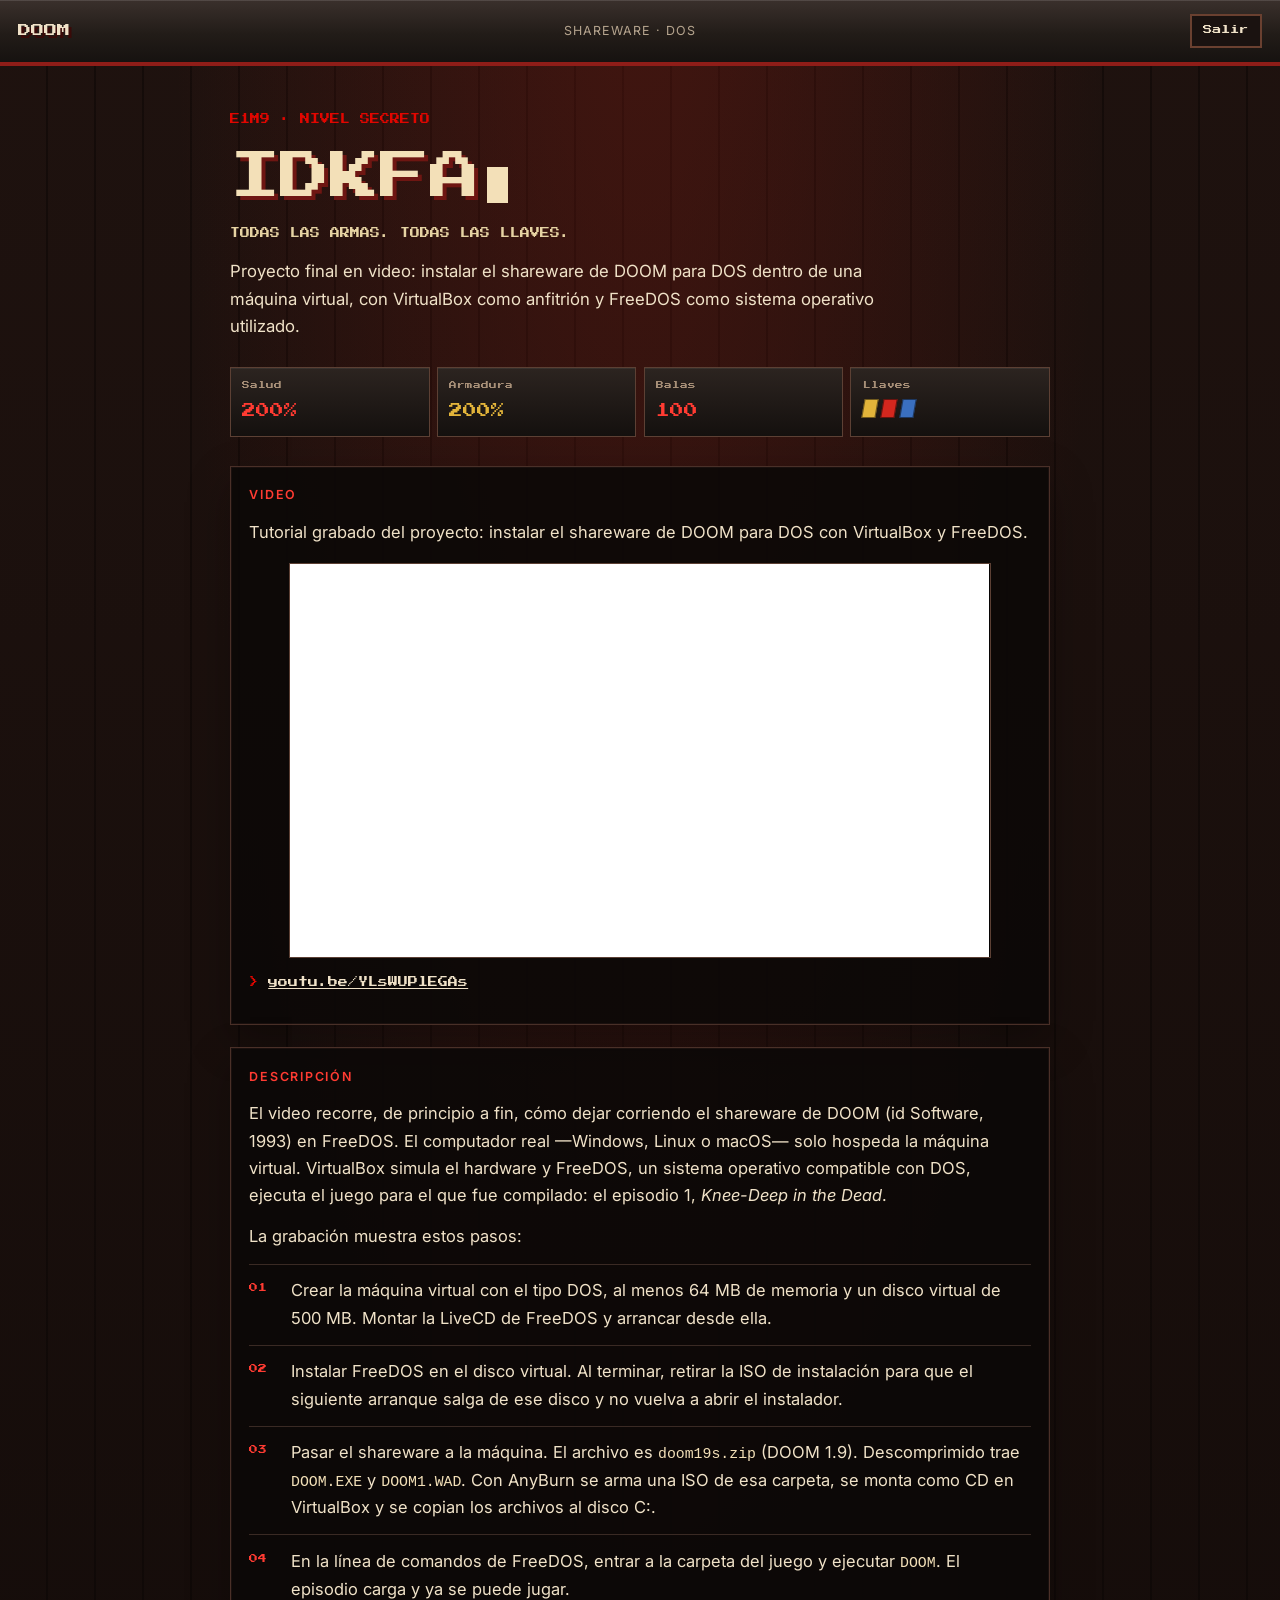
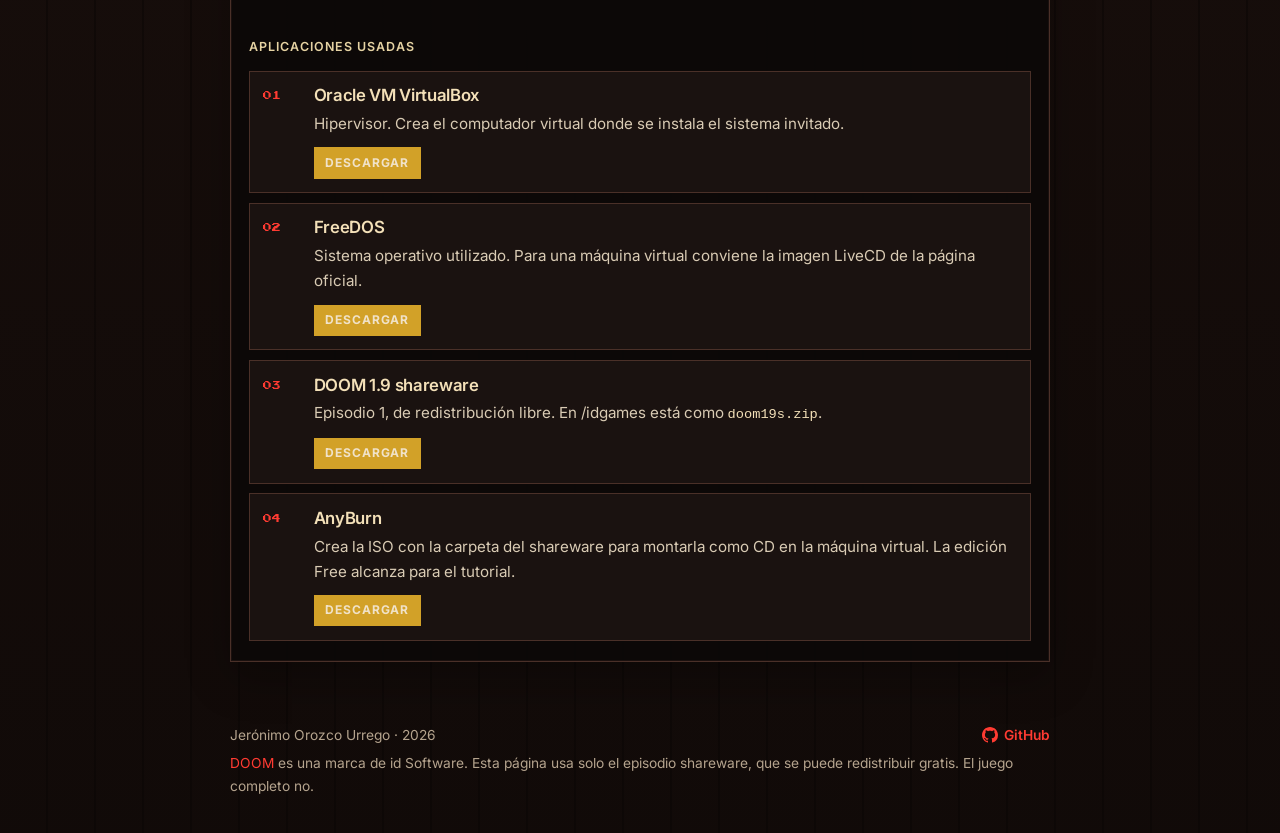
<file: temas/idkfa.html>
<!DOCTYPE html>
<html lang="es">
  <head>
    <meta charset="UTF-8" />
    <meta name="viewport" content="width=device-width, initial-scale=1.0" />
    <title>IDKFA | Shareware de DOOM</title>
    <link rel="icon" href="../img/logo.png" type="image/png" />
    <meta
      name="description"
      content="Nivel secreto: cómo instalar el shareware de DOOM para DOS con VirtualBox y FreeDOS."
    />
    <meta name="robots" content="noindex" />
    <link rel="preconnect" href="https://fonts.googleapis.com" />
    <link rel="preconnect" href="https://fonts.gstatic.com" crossorigin />
    <link
      href="https://fonts.googleapis.com/css2?family=Inter:wght@400;500;600&family=Press+Start+2P&display=swap"
      rel="stylesheet"
    />
    <link rel="stylesheet" href="../css/doom.css?v=20261117d" />
  </head>
  <body class="doom" data-root="../">
    <div class="doom-flash" aria-hidden="true"></div>

    <header class="doom-top">
      <a class="doom-mark" href="../index.html">DOOM</a>
      <span class="doom-top-note">Shareware · DOS</span>
      <a class="doom-exit" href="../index.html">Salir</a>
    </header>

    <main class="doom-wrap">
      <section class="doom-hero">
        <p class="doom-kicker">E1M9 · Nivel secreto</p>
        <h1>IDKFA<span class="doom-cursor" aria-hidden="true"></span></h1>
        <p class="doom-tag">Todas las armas. Todas las llaves.</p>
        <p class="doom-lead">
          Proyecto final en video: instalar el shareware de DOOM para DOS
          dentro de una máquina virtual, con VirtualBox como anfitrión y
          FreeDOS como sistema operativo utilizado.
        </p>

        <div class="doom-hud" aria-label="Estado del truco">
          <div>
            <span>Salud</span>
            <strong>200%</strong>
          </div>
          <div class="is-armor">
            <span>Armadura</span>
            <strong>200%</strong>
          </div>
          <div>
            <span>Balas</span>
            <strong>100</strong>
          </div>
          <div class="doom-keys">
            <span>Llaves</span>
            <strong>
              <i class="key-y" aria-hidden="true"></i>
              <i class="key-r" aria-hidden="true"></i>
              <i class="key-b" aria-hidden="true"></i>
              <span class="sr-only">Amarilla, roja y azul</span>
            </strong>
          </div>
        </div>
      </section>

      <section class="doom-panel" id="video" aria-labelledby="video-title">
        <h2 id="video-title">Video</h2>
        <p>
          Tutorial grabado del proyecto: instalar el shareware de DOOM para
          DOS con VirtualBox y FreeDOS.
        </p>

        <figure>
          <div class="video-embed">
            <iframe
              src="https://www.youtube-nocookie.com/embed/YLsWUPlEGAs"
              title="Instalar el shareware de DOOM en FreeDOS"
              allow="accelerometer; autoplay; clipboard-write; encrypted-media; gyroscope; picture-in-picture; web-share"
              referrerpolicy="strict-origin-when-cross-origin"
              allowfullscreen
            ></iframe>
          </div>
        </figure>

        <p class="doom-file">
          <span>&gt;</span>
          <a
            href="https://youtu.be/YLsWUPlEGAs"
            target="_blank"
            rel="noopener noreferrer"
            >youtu.be/YLsWUPlEGAs</a
          >
        </p>
      </section>

      <section class="doom-panel" id="descripcion" aria-labelledby="desc-title">
        <h2 id="desc-title">Descripción</h2>
        <p>
          El video recorre, de principio a fin, cómo dejar corriendo el
          shareware de DOOM (id Software, 1993) en FreeDOS. El computador real
          —Windows, Linux o macOS— solo hospeda la máquina virtual. VirtualBox
          simula el hardware y FreeDOS, un sistema operativo compatible con
          DOS, ejecuta el juego para el que fue compilado: el episodio 1,
          <em>Knee-Deep in the Dead</em>.
        </p>
        <p>La grabación muestra estos pasos:</p>
        <ol class="doom-steps">
          <li>
            Crear la máquina virtual con el tipo DOS, al menos 64 MB de
            memoria y un disco virtual de 500 MB. Montar la LiveCD de
            FreeDOS y arrancar desde ella.
          </li>
          <li>
            Instalar FreeDOS en el disco virtual. Al terminar, retirar la ISO
            de instalación para que el siguiente arranque salga de ese disco y
            no vuelva a abrir el instalador.
          </li>
          <li>
            Pasar el shareware a la máquina. El archivo es
            <code>doom19s.zip</code> (DOOM 1.9). Descomprimido trae
            <code>DOOM.EXE</code> y <code>DOOM1.WAD</code>. Con AnyBurn se
            arma una ISO de esa carpeta, se monta como CD en VirtualBox y se
            copian los archivos al disco C:.
          </li>
          <li>
            En la línea de comandos de FreeDOS, entrar a la carpeta del juego
            y ejecutar <code>DOOM</code>. El episodio carga y ya se puede
            jugar.
          </li>
        </ol>

        <h3 class="doom-sub">Aplicaciones usadas</h3>
        <ul class="doom-pickups">
          <li class="doom-pickup">
            <span class="idx">01</span>
            <div>
              <h3>Oracle VM VirtualBox</h3>
              <p>
                Hipervisor. Crea el computador virtual donde se instala el
                sistema invitado.
              </p>
              <a
                class="doom-dl"
                href="https://www.virtualbox.org/wiki/Downloads"
                target="_blank"
                rel="noopener noreferrer"
                >Descargar</a
              >
            </div>
          </li>
          <li class="doom-pickup">
            <span class="idx">02</span>
            <div>
              <h3>FreeDOS</h3>
              <p>
                Sistema operativo utilizado. Para una máquina virtual conviene
                la imagen LiveCD de la página oficial.
              </p>
              <a
                class="doom-dl"
                href="https://www.freedos.org/download/"
                target="_blank"
                rel="noopener noreferrer"
                >Descargar</a
              >
            </div>
          </li>
          <li class="doom-pickup">
            <span class="idx">03</span>
            <div>
              <h3>DOOM 1.9 shareware</h3>
              <p>
                Episodio 1, de redistribución libre. En /idgames está como
                <code>doom19s.zip</code>.
              </p>
              <a
                class="doom-dl"
                href="https://www.doomworld.com/idgames/idstuff/doom/doom19s"
                target="_blank"
                rel="noopener noreferrer"
                >Descargar</a
              >
            </div>
          </li>
          <li class="doom-pickup">
            <span class="idx">04</span>
            <div>
              <h3>AnyBurn</h3>
              <p>
                Crea la ISO con la carpeta del shareware para montarla como CD
                en la máquina virtual. La edición Free alcanza para el tutorial.
              </p>
              <a
                class="doom-dl"
                href="https://www.anyburn.com/download.htm"
                target="_blank"
                rel="noopener noreferrer"
                >Descargar</a
              >
            </div>
          </li>
        </ul>
      </section>
    </main>

    <footer class="doom-foot">
      <p class="doom-foot-row">
        <span>Jerónimo Orozco Urrego · 2026</span>
        <a
          class="doom-github"
          href="https://github.com/Darkkthrax"
          target="_blank"
          rel="noopener noreferrer"
        >
          <svg viewBox="0 0 16 16" aria-hidden="true">
            <path
              d="M8 0C3.58 0 0 3.58 0 8c0 3.54 2.29 6.53 5.47 7.59.4.07.55-.17.55-.38 0-.19-.01-.82-.01-1.49-2.01.37-2.53-.49-2.69-.94-.09-.23-.48-.94-.82-1.13-.28-.15-.68-.52-.01-.53.63-.01 1.08.58 1.23.82.72 1.21 1.87.87 2.33.66.07-.52.28-.87.51-1.07-1.78-.2-3.64-.89-3.64-3.95 0-.87.31-1.59.82-2.15-.08-.2-.36-1.02.08-2.12 0 0 .67-.21 2.2.82.64-.18 1.32-.27 2-.27.68 0 1.36.09 2 .27 1.53-1.04 2.2-.82 2.2-.82.44 1.1.16 1.92.08 2.12.51.56.82 1.27.82 2.15 0 3.07-1.87 3.75-3.65 3.95.29.25.54.73.54 1.48 0 1.07-.01 1.93-.01 2.2 0 .21.15.46.55.38A8.013 8.013 0 0 0 16 8c0-4.42-3.58-8-8-8z"
            />
          </svg>
          GitHub
        </a>
      </p>
      <p>
        <span class="doom-name">DOOM</span> es una marca de id Software. Esta página usa solo el episodio
        shareware, que se puede redistribuir gratis. El juego completo no.
      </p>
    </footer>

    <script src="../js/main.js?v=20261115b"></script>
  </body>
</html>
</file>
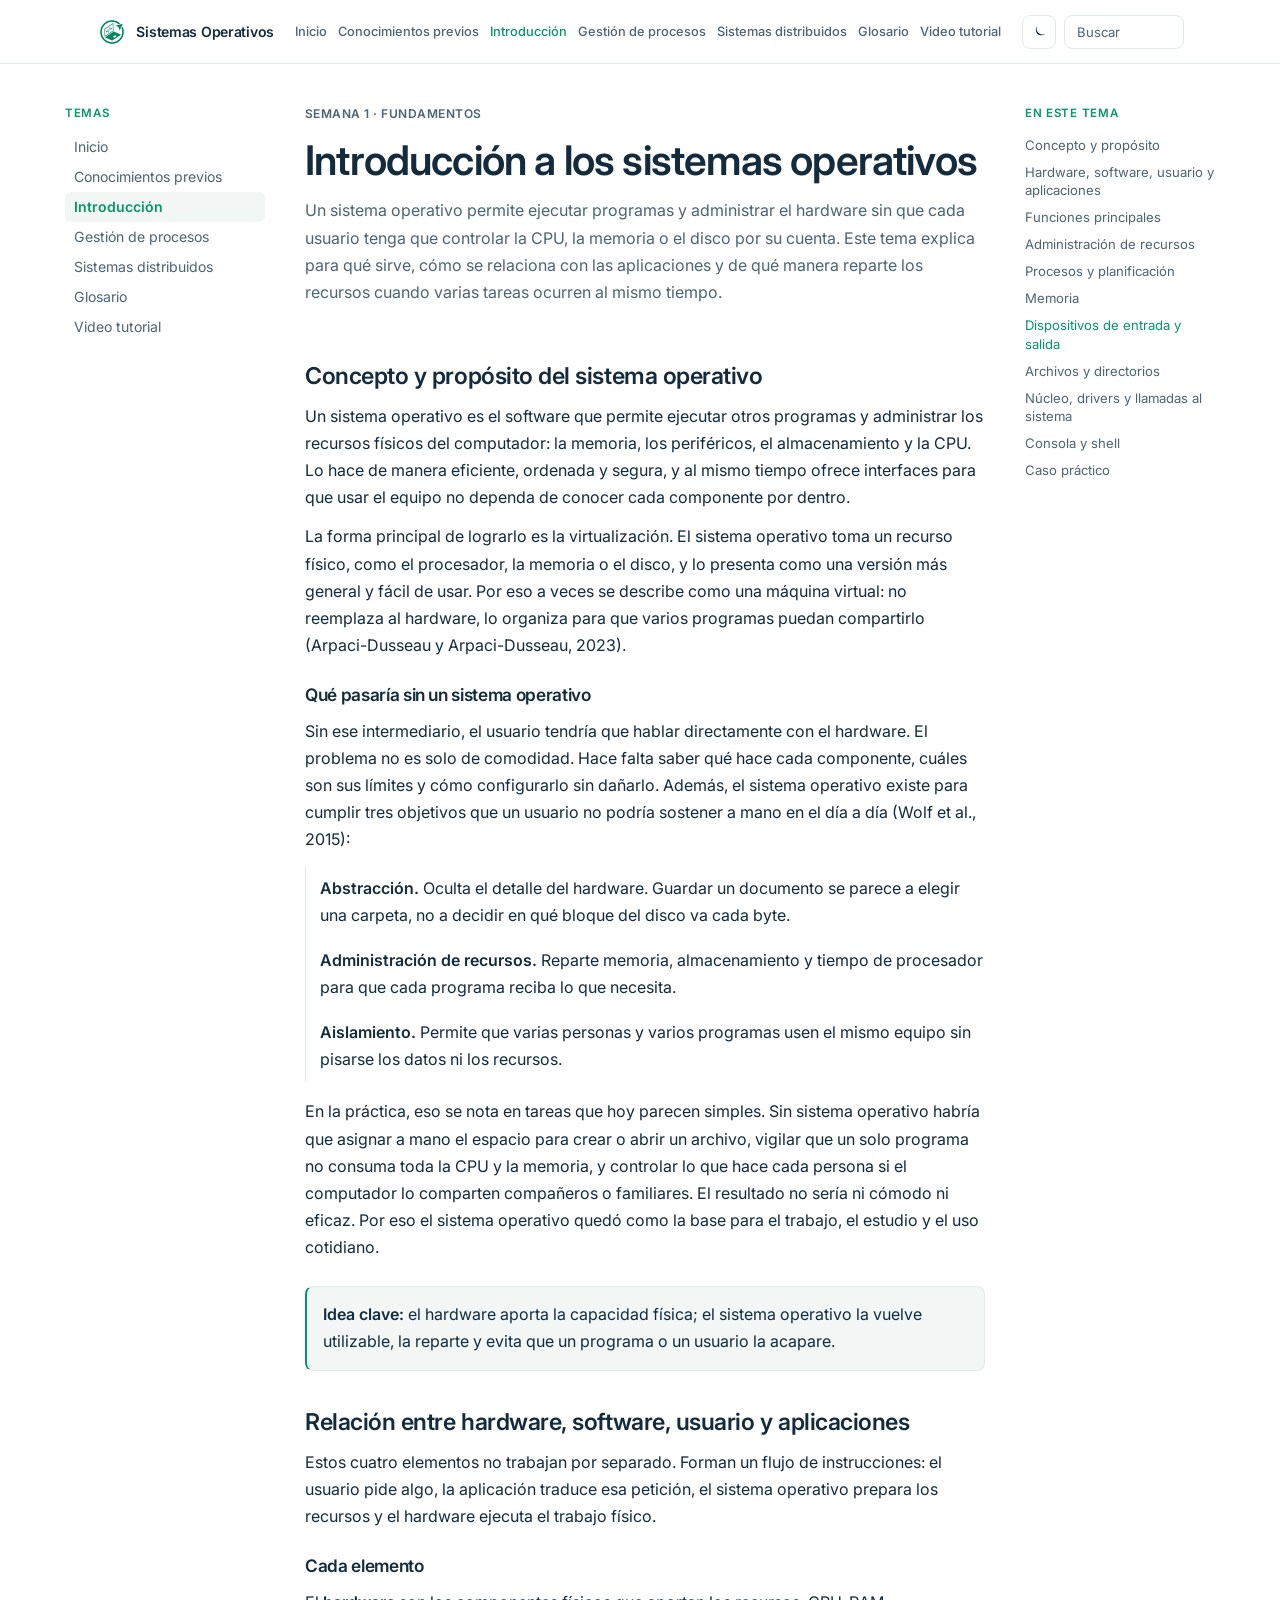
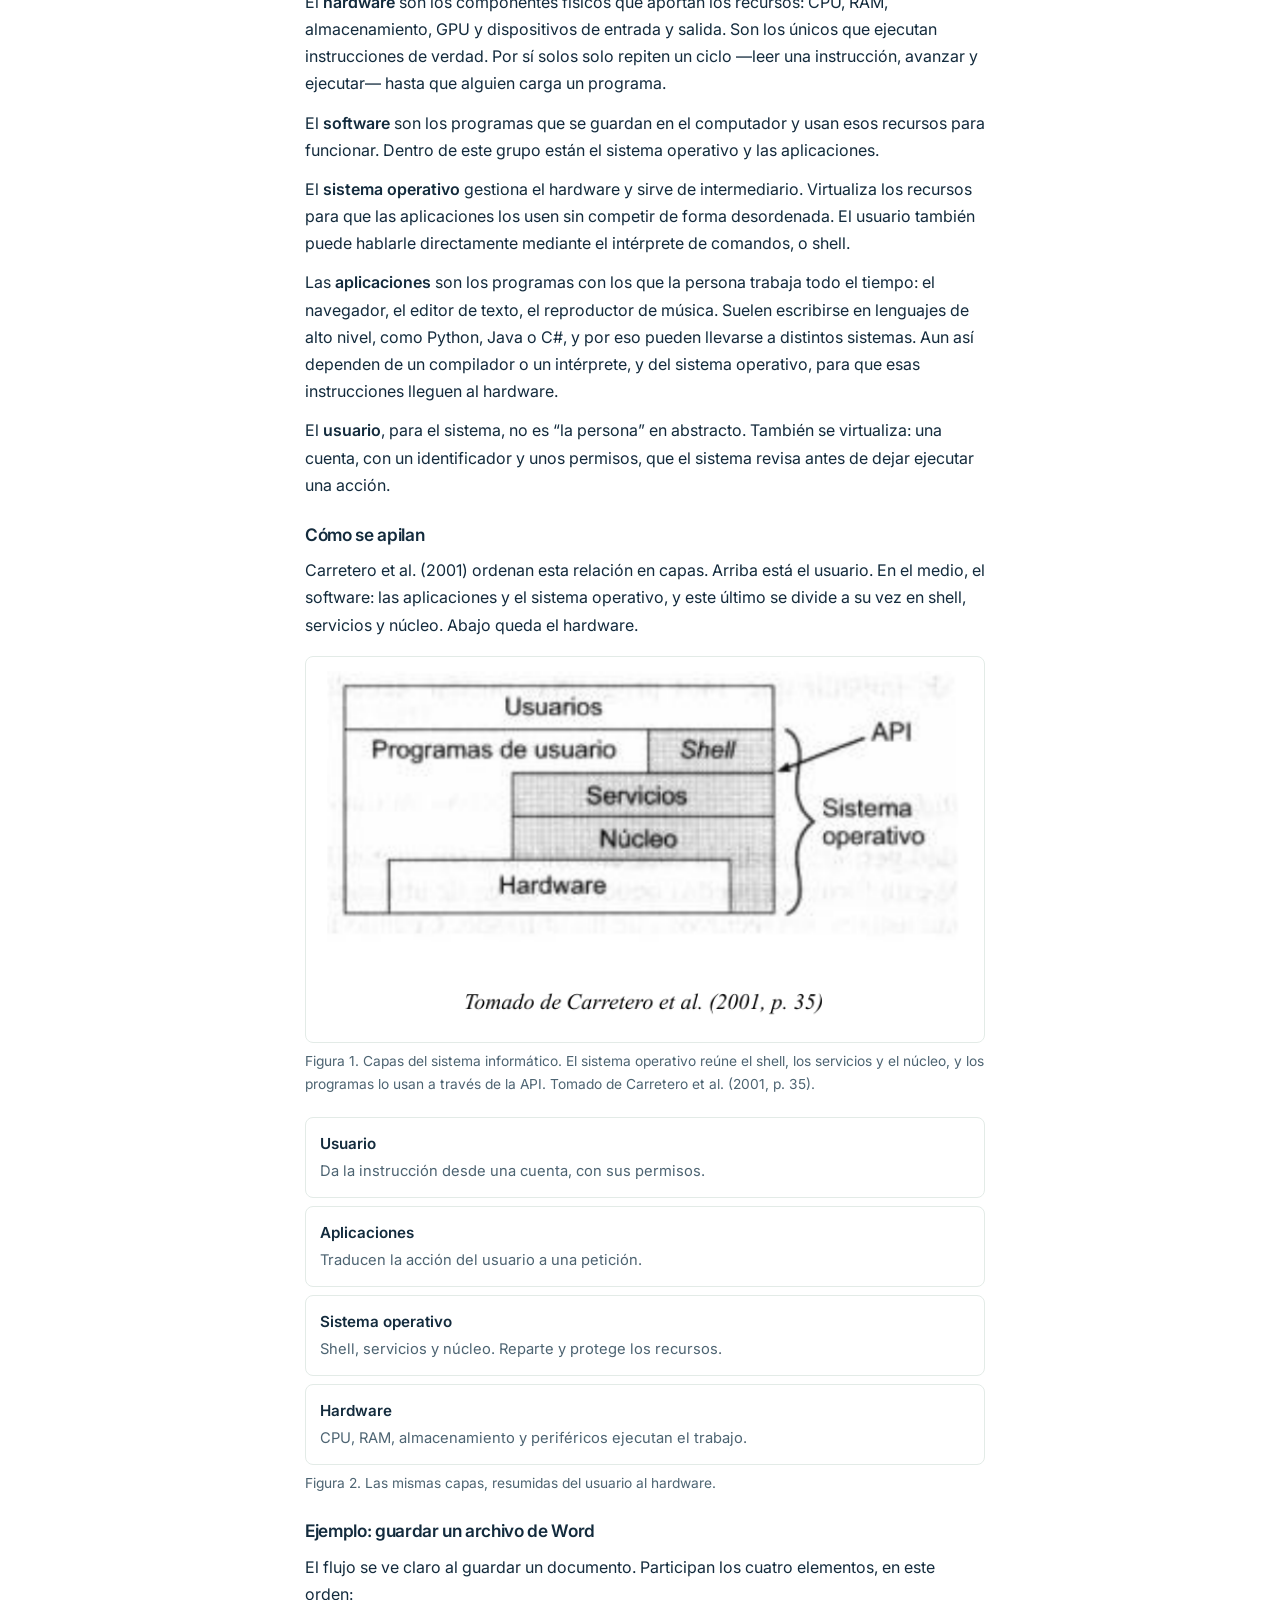
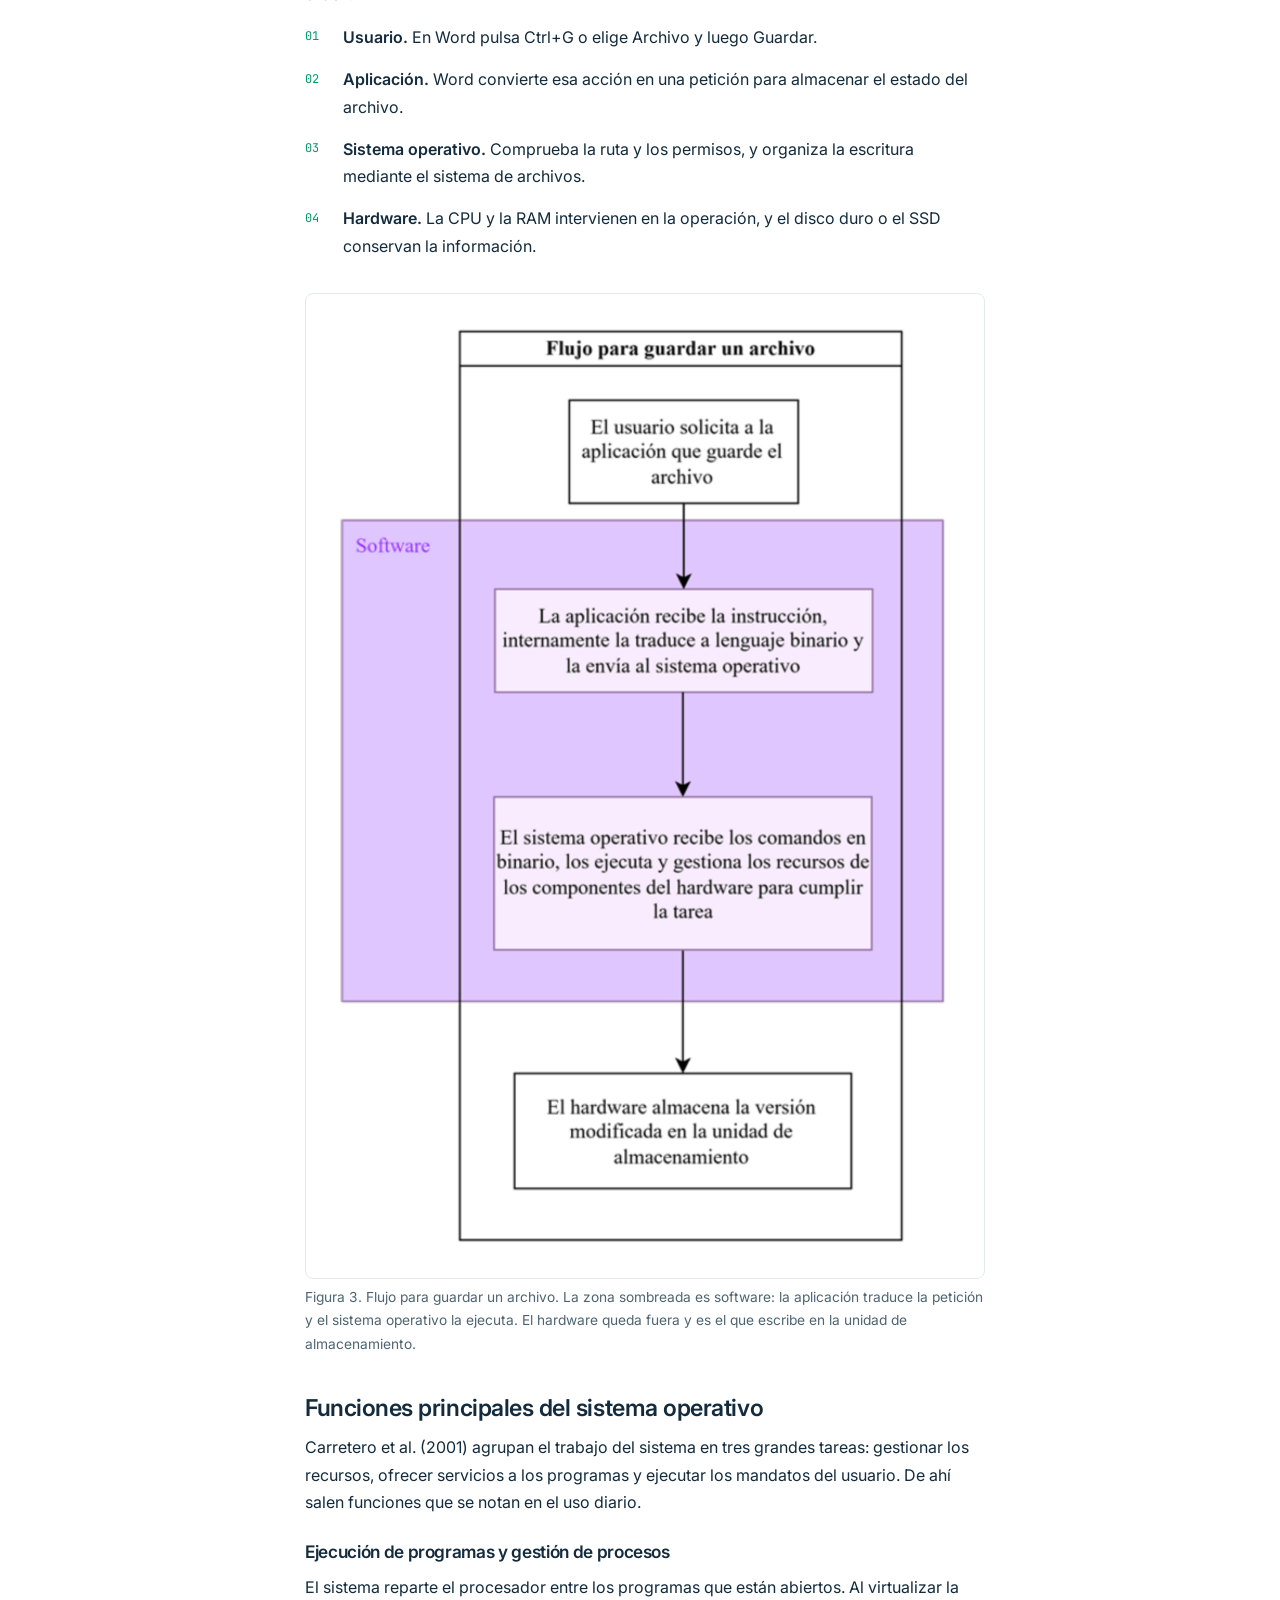
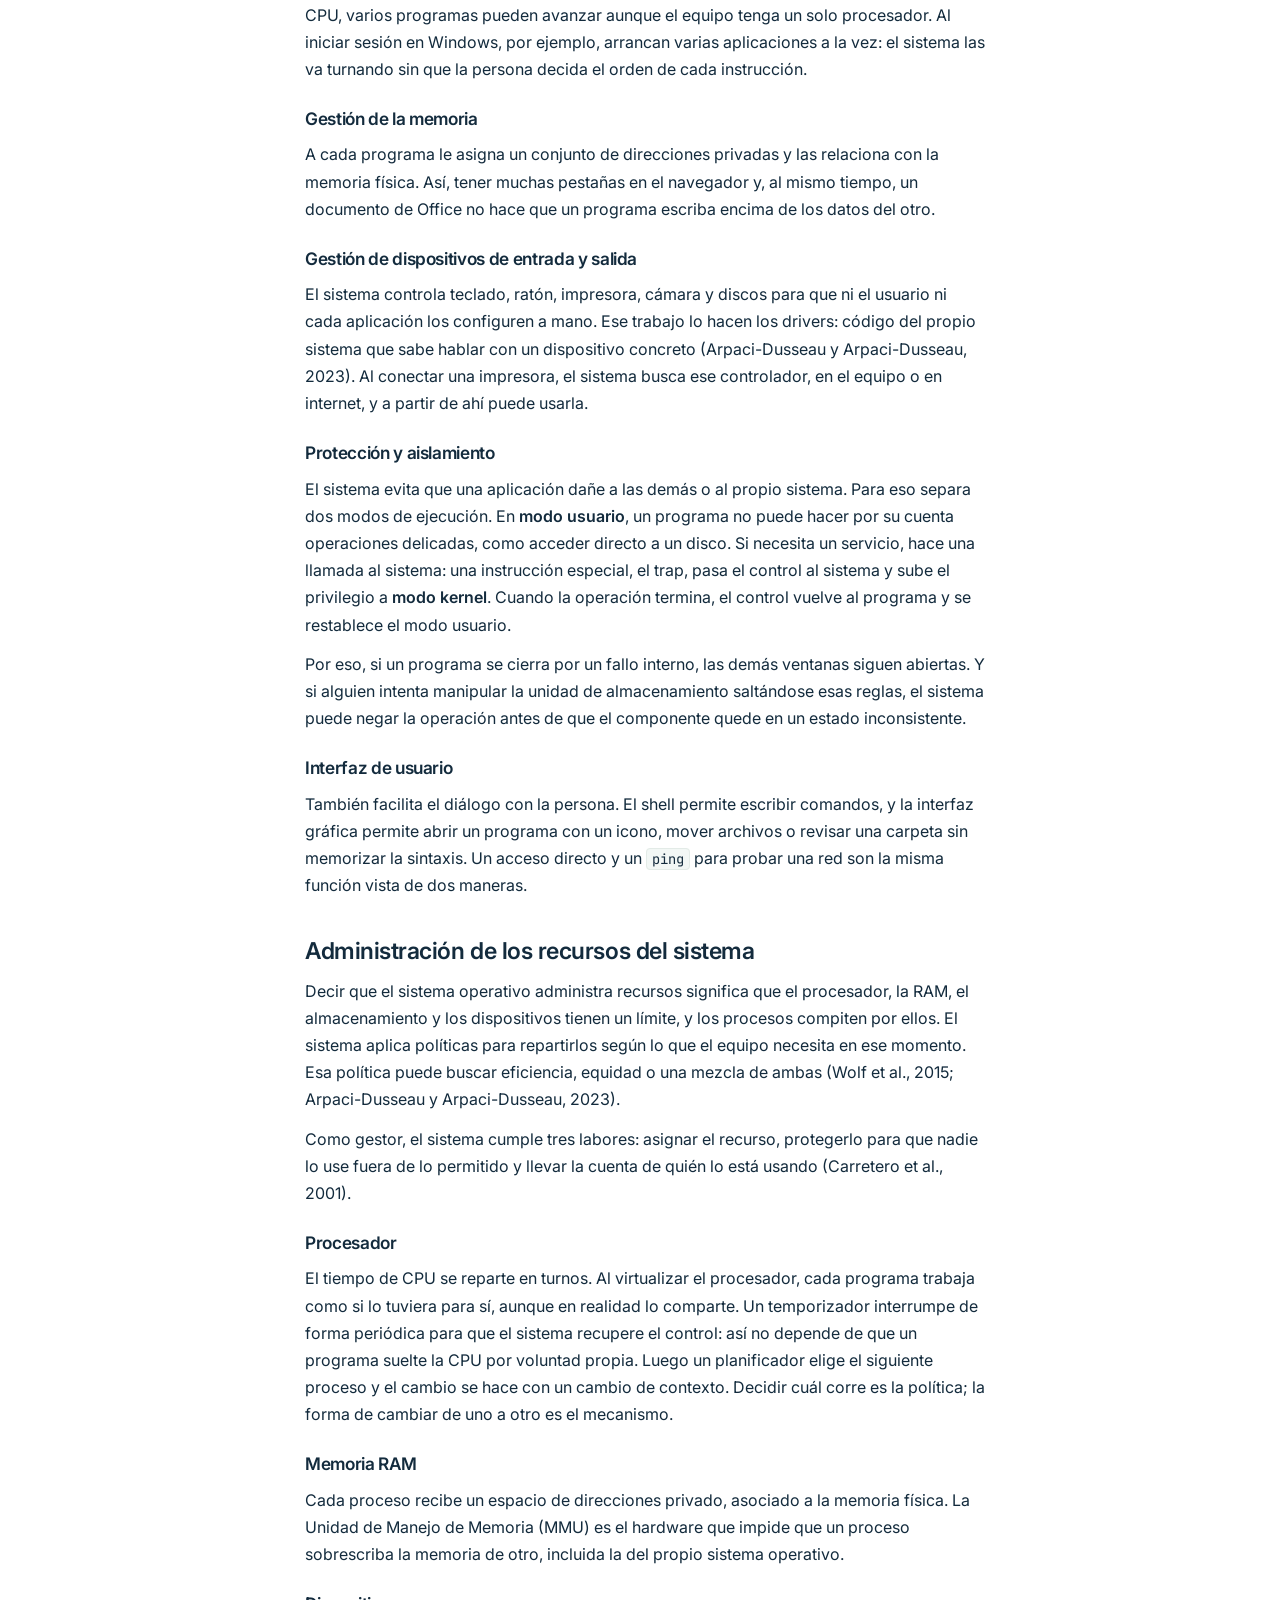
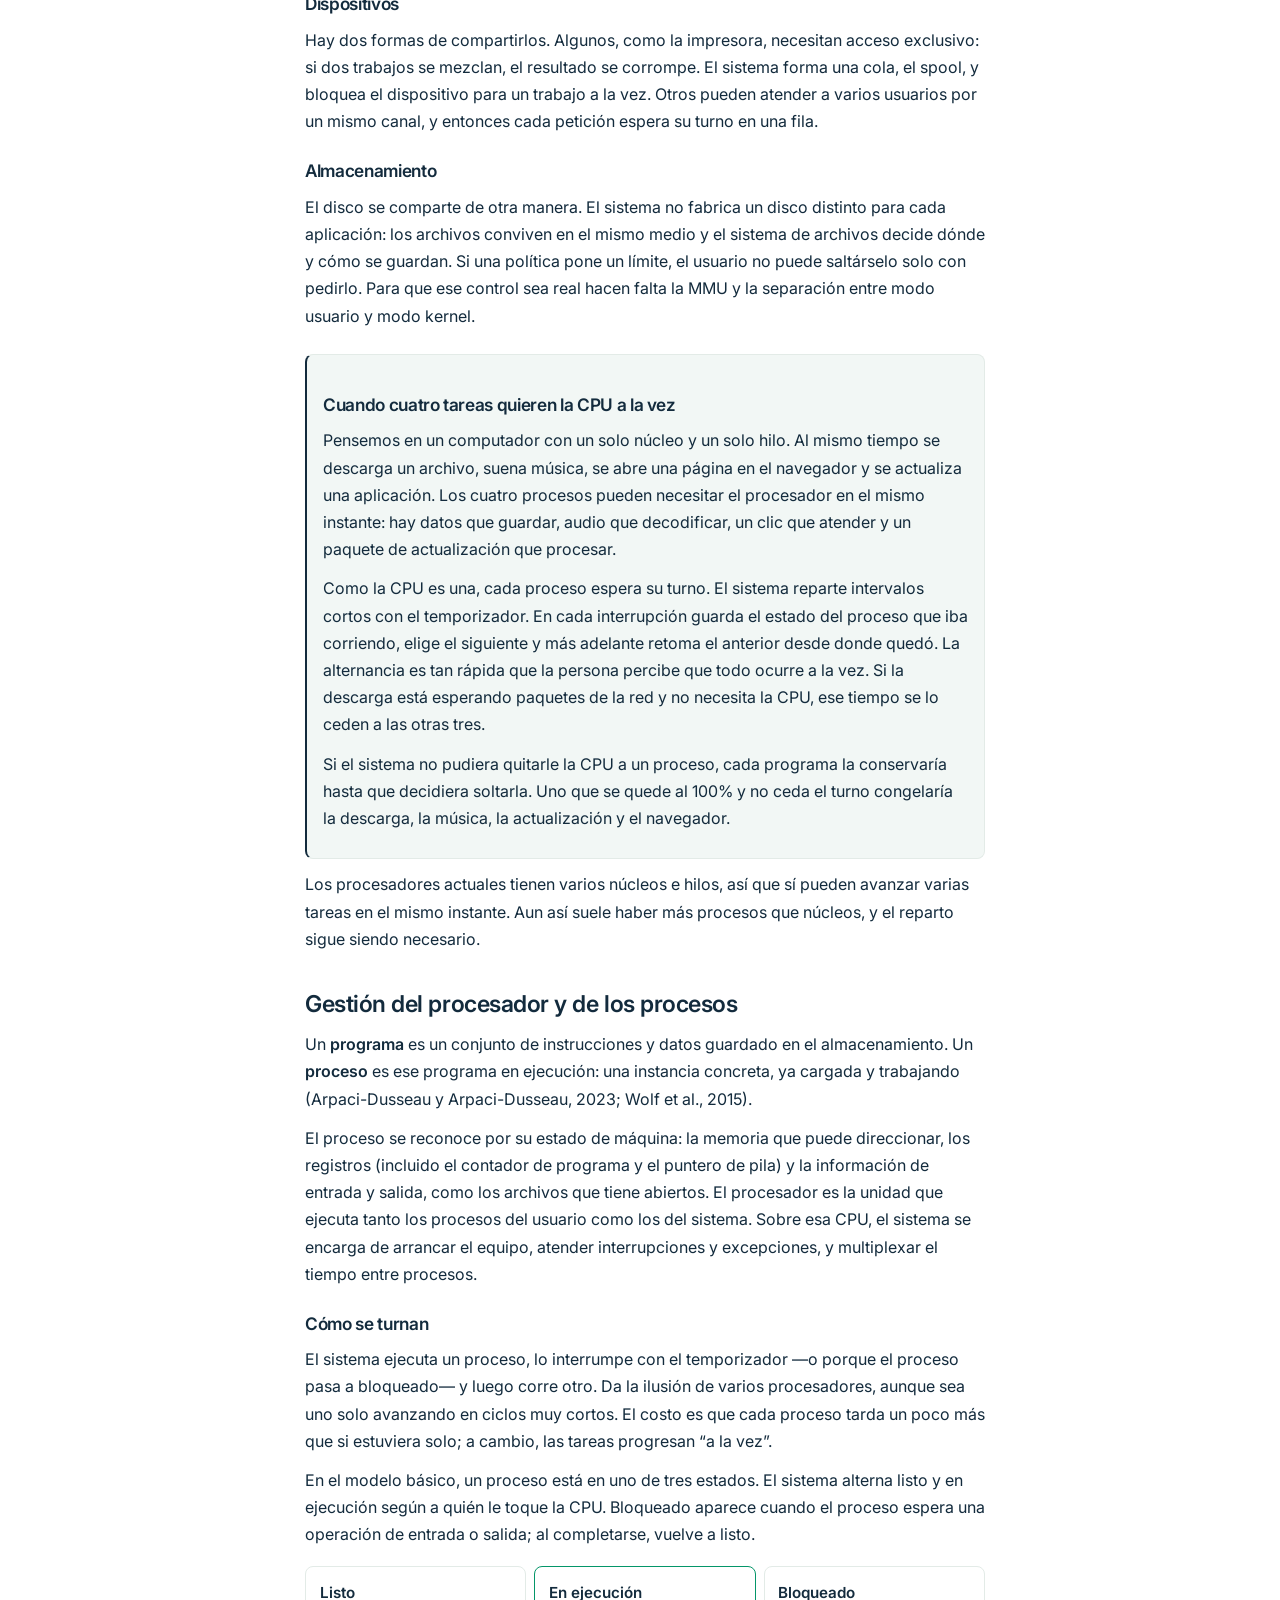
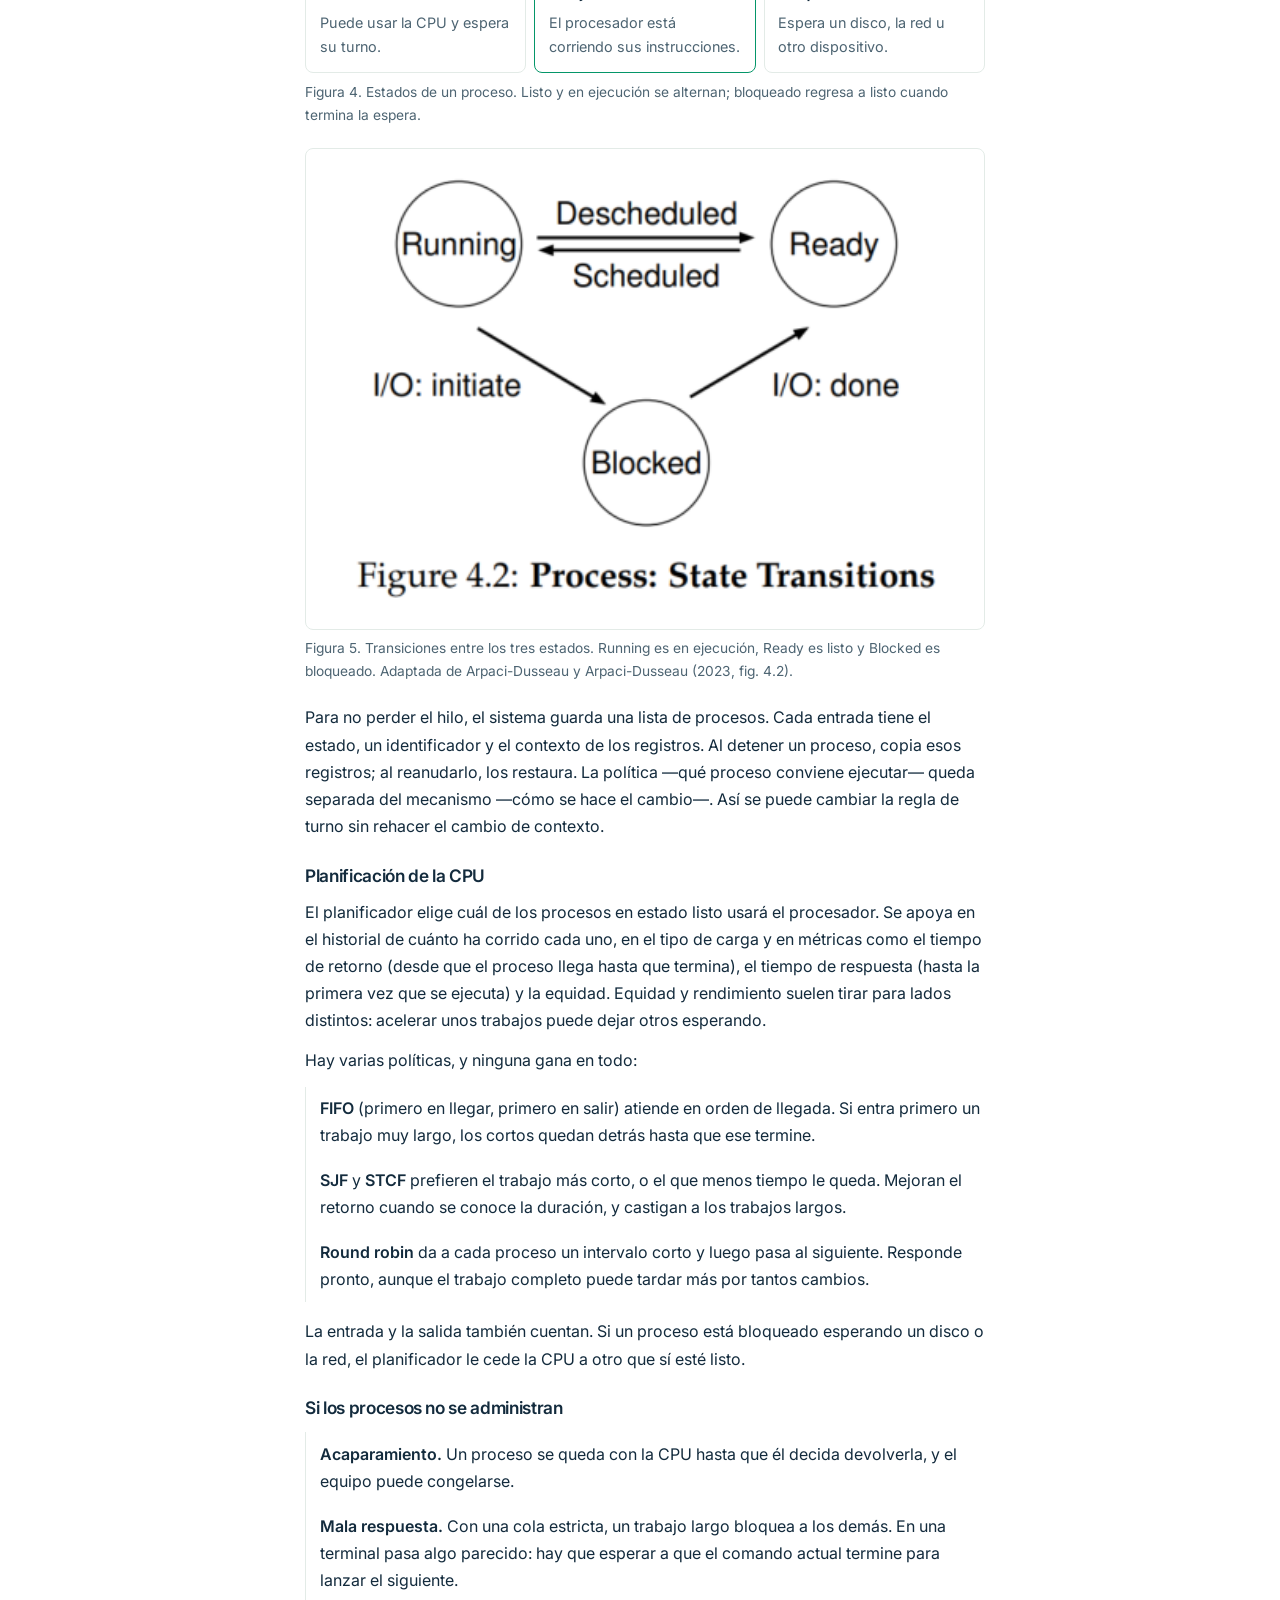
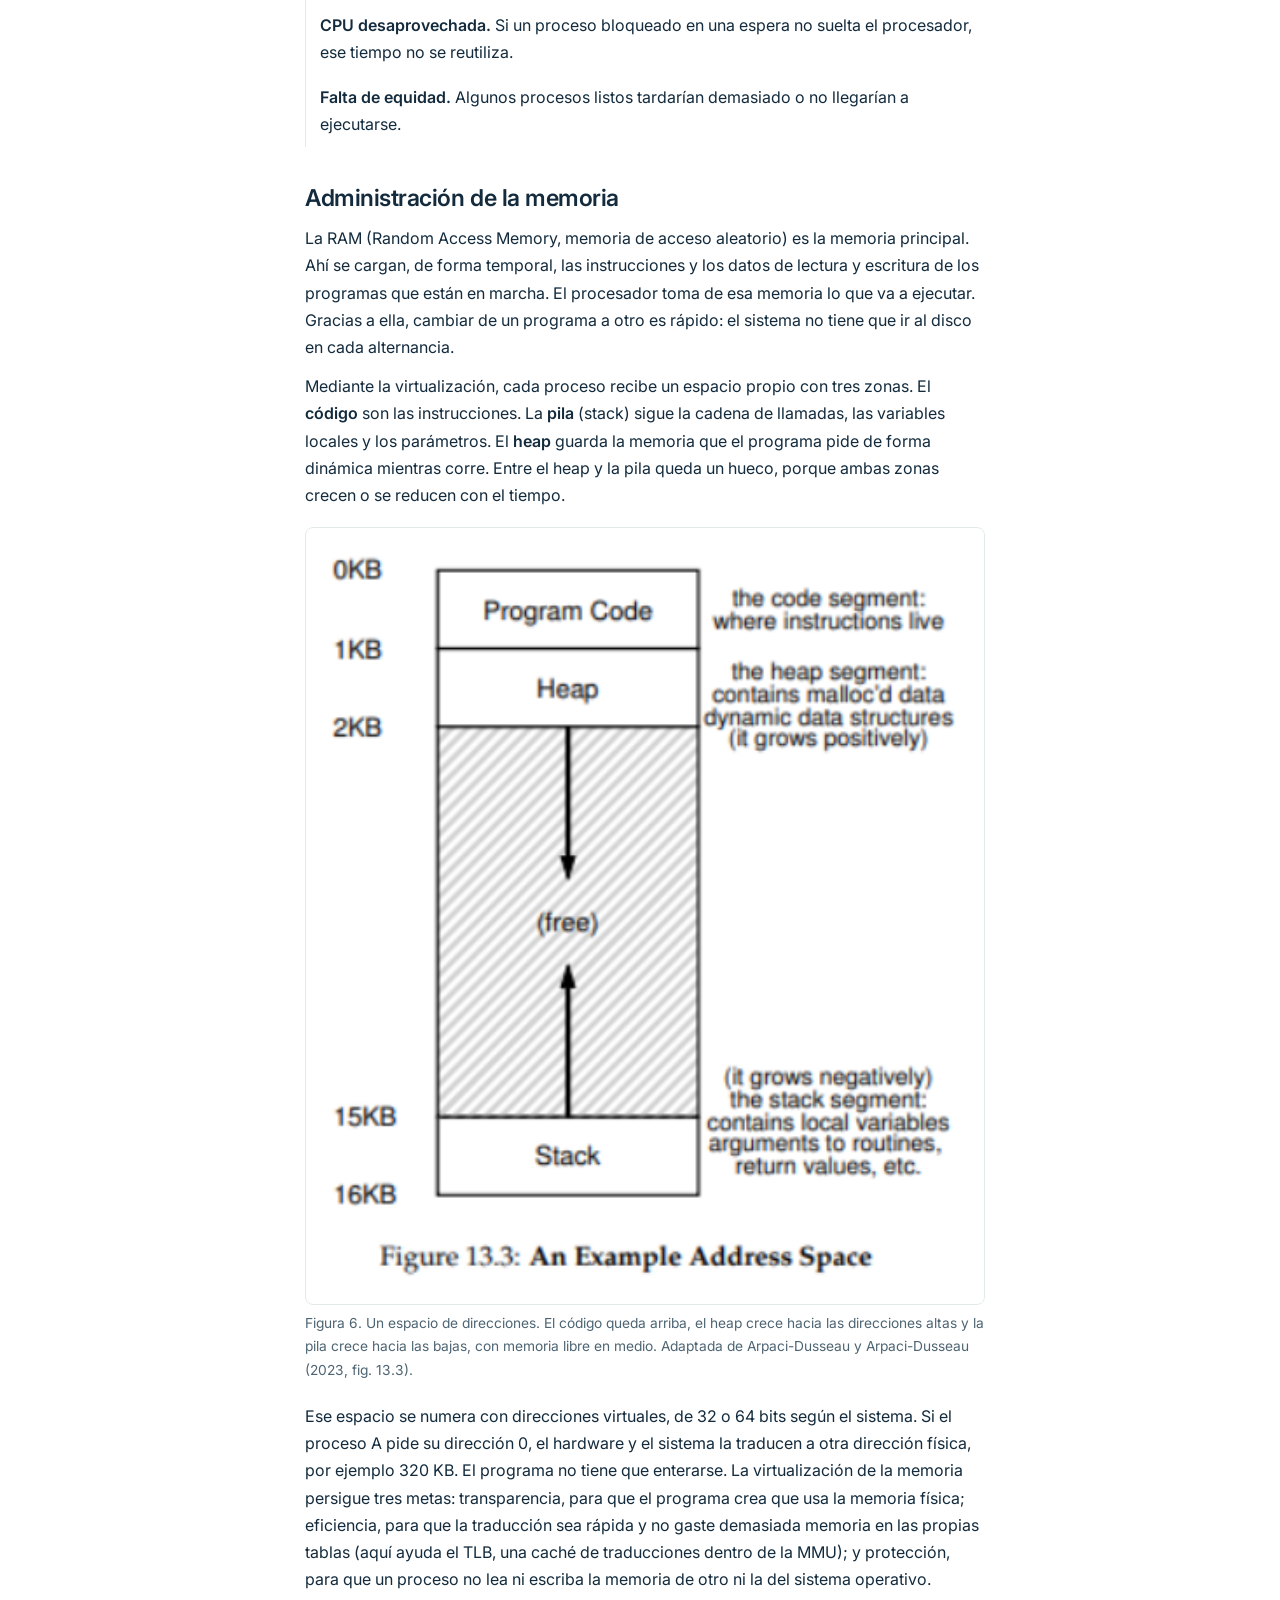
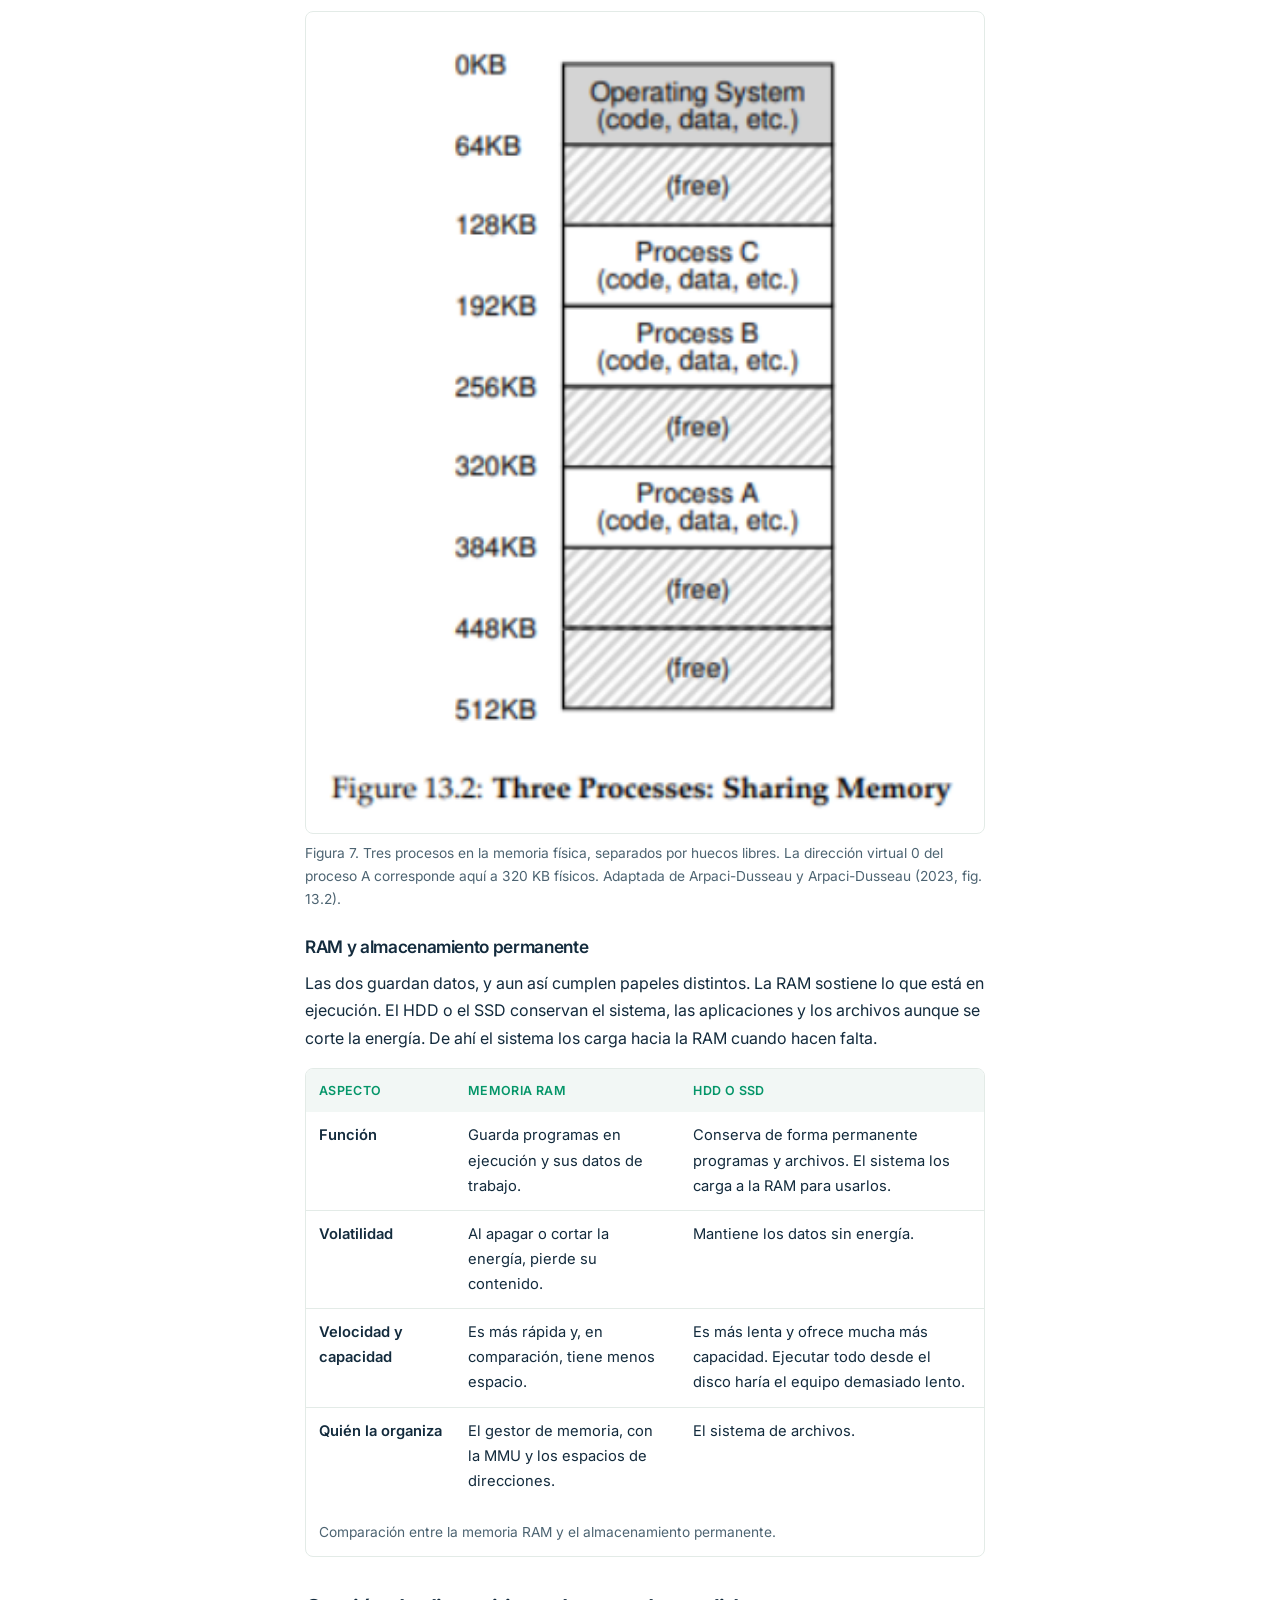
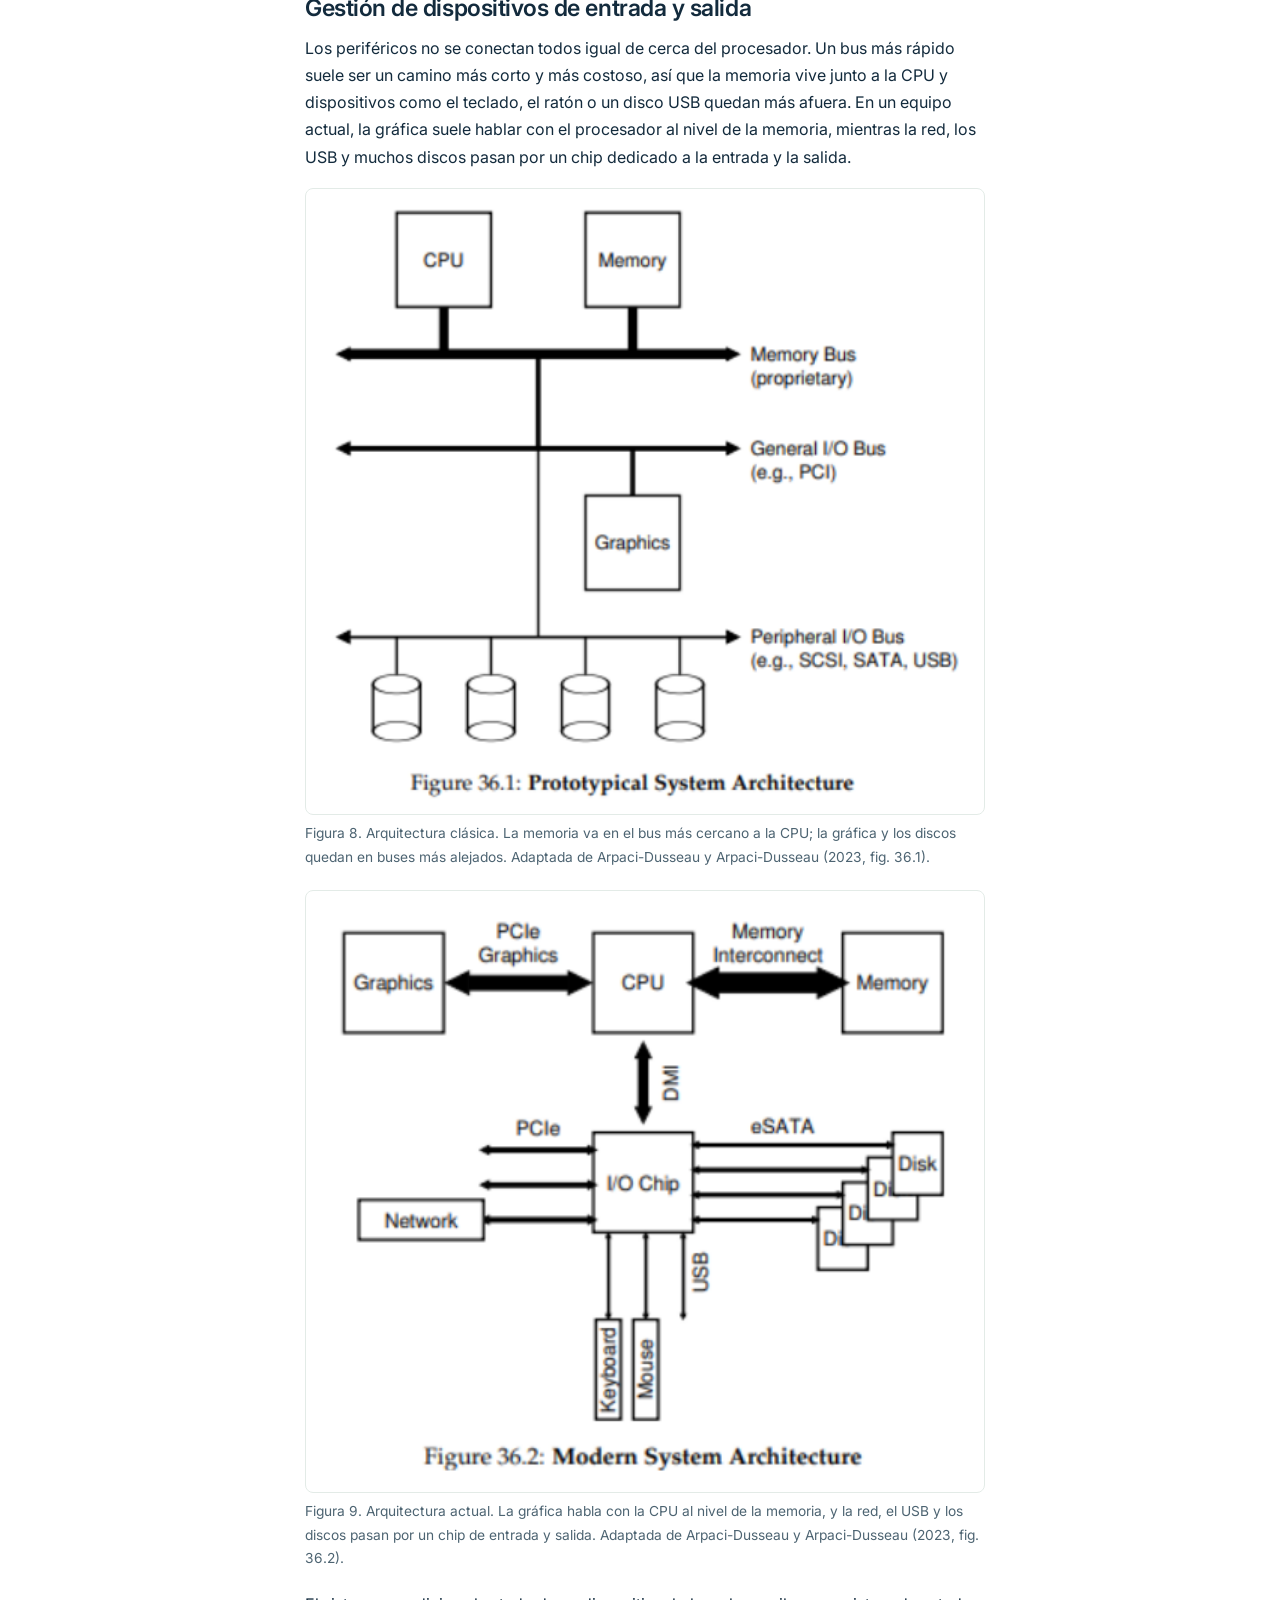
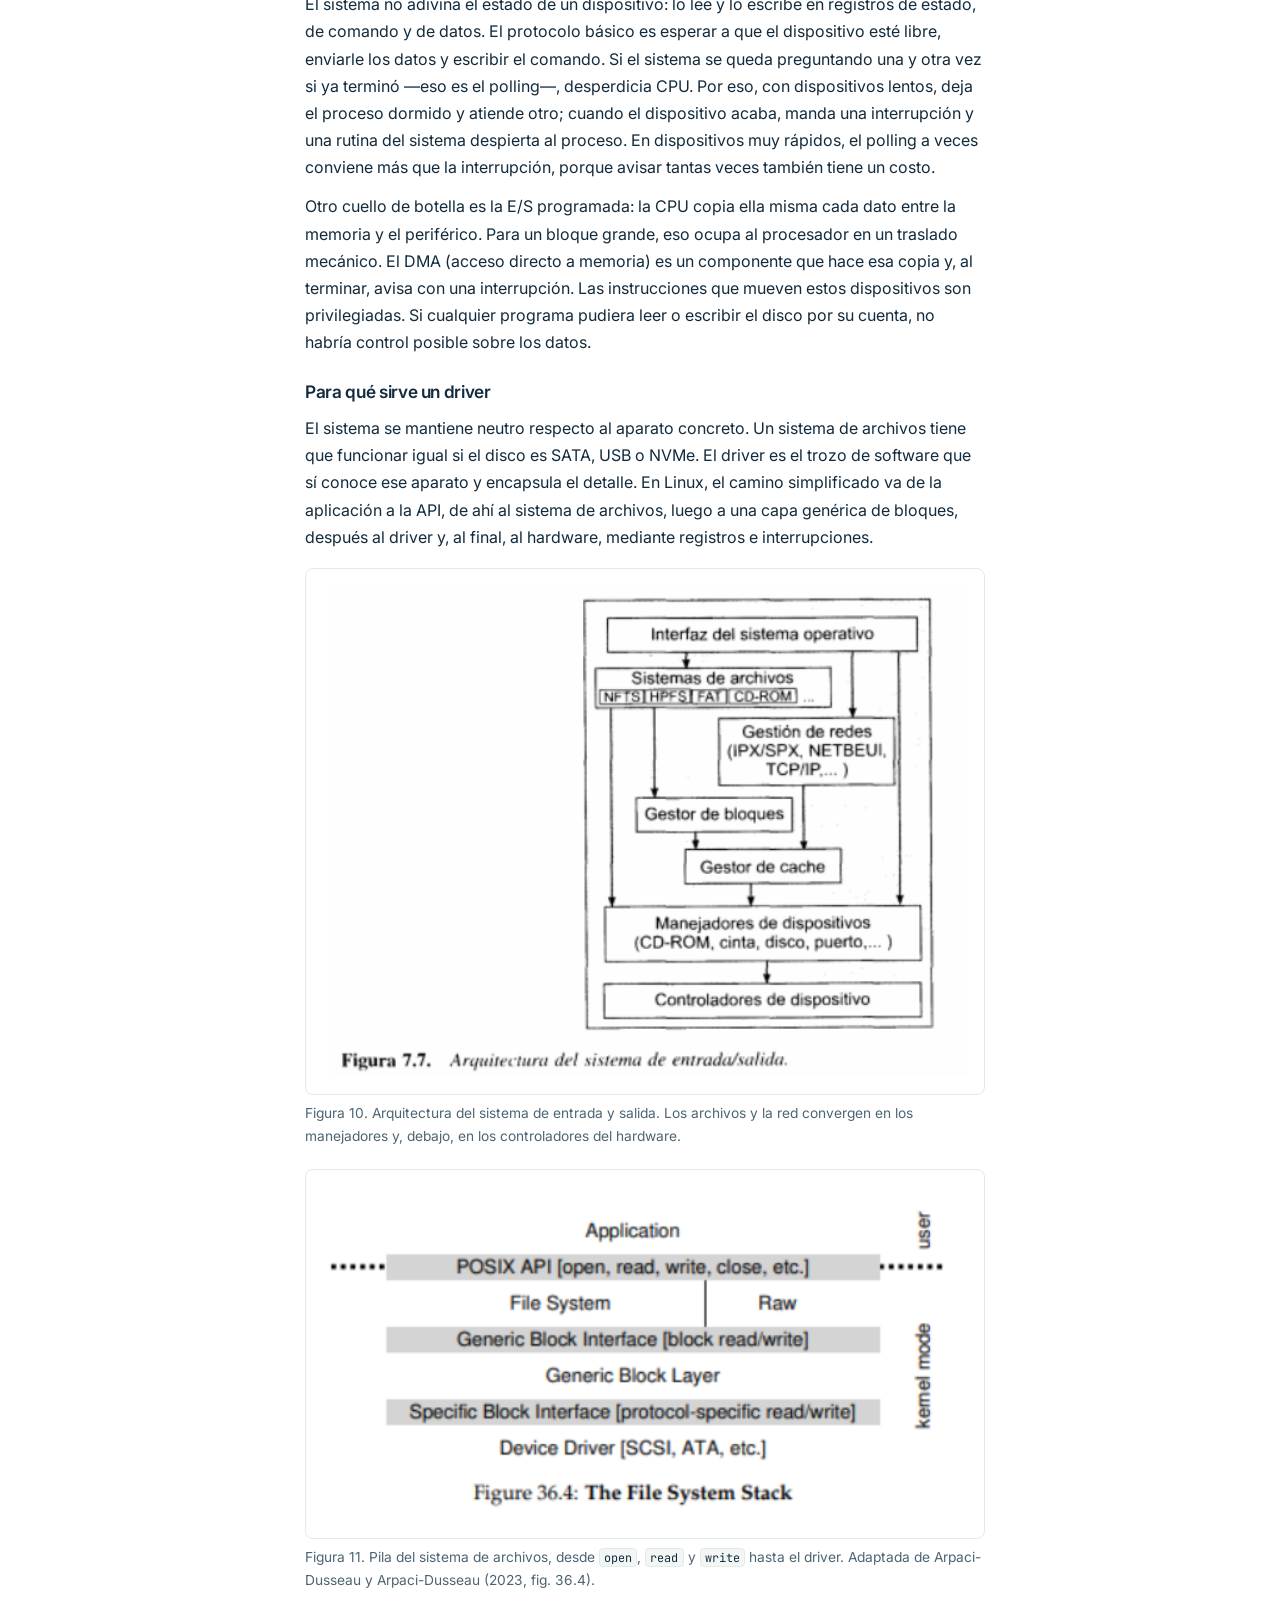
<file: temas/introduccion.html>
<!DOCTYPE html>
<html lang="es">
  <head>
    <meta charset="UTF-8" />
    <meta name="viewport" content="width=device-width, initial-scale=1.0" />
    <title>Introducción a los sistemas operativos | Sistemas Operativos</title>
    <link rel="icon" href="../img/logo-light.png" type="image/png" />
    <script>
      (function () {
        var theme = "light";
        try {
          var saved = localStorage.getItem("theme");
          if (saved === "dark" || saved === "light") theme = saved;
        } catch (e) {}
        document.documentElement.setAttribute("data-theme", theme);
        if (theme === "dark") {
          var icon = document.querySelector('link[rel="icon"]');
          if (icon) {
            icon.href = icon
              .getAttribute("href")
              .replace("logo-light.png", "logo-dark.png");
          }
        }
      })();
    </script>
    <meta
      name="description"
      content="Concepto, propósito y funciones del sistema operativo: relación con el hardware, las aplicaciones y el usuario, y administración de los recursos."
    />
    <link rel="preconnect" href="https://fonts.googleapis.com" />
    <link rel="preconnect" href="https://fonts.gstatic.com" crossorigin />
    <link
      href="https://fonts.googleapis.com/css2?family=Inter:wght@400;500;600;700&family=JetBrains+Mono:wght@400;500&display=swap"
      rel="stylesheet"
    />
    <link rel="stylesheet" href="../css/styles.css?v=20261120k" />
  </head>
  <body data-root="../">
    <header class="site-header">
      <div class="nav-bar">
        <a class="brand" href="../index.html">
          <img
            class="brand-mark brand-mark-light"
            src="../img/logo-light.png"
            alt=""
            width="32"
            height="32"
          />
          <img
            class="brand-mark brand-mark-dark"
            src="../img/logo-dark.png"
            alt=""
            width="32"
            height="32"
          />
          Sistemas Operativos
        </a>

        <ul class="nav-links" id="menu-principal">
          <li><a href="../index.html">Inicio</a></li>
          <li><a href="conocimientos-previos.html">Conocimientos previos</a></li>
          <li>
            <a href="introduccion.html" aria-current="page">Introducción</a>
          </li>
          <li><a href="gestion-procesos.html">Gestión de procesos</a></li>
          <li><a href="sistemas-distribuidos.html">Sistemas distribuidos</a></li>
          <li><a href="glosario.html">Glosario</a></li>
          <li><a href="proyecto-video.html">Video tutorial</a></li>
        </ul>

        <div class="header-tools">
          <button
            class="theme-toggle"
            type="button"
            aria-label="Activar modo oscuro"
            aria-pressed="false"
          >
            <svg
              class="theme-icon theme-icon-moon"
              viewBox="0 0 24 24"
              aria-hidden="true"
            >
              <path
                fill="currentColor"
                d="M21 14.5A8.5 8.5 0 0 1 9.5 3 7 7 0 1 0 21 14.5z"
              />
            </svg>
            <svg
              class="theme-icon theme-icon-sun"
              viewBox="0 0 24 24"
              aria-hidden="true"
            >
              <circle cx="12" cy="12" r="4" fill="currentColor" />
              <path
                fill="none"
                stroke="currentColor"
                stroke-width="2"
                stroke-linecap="round"
                d="M12 2v2M12 20v2M4.9 4.9l1.4 1.4M17.7 17.7l1.4 1.4M2 12h2M20 12h2M4.9 19.1l1.4-1.4M17.7 6.3l1.4-1.4"
              />
            </svg>
          </button>
          <form class="page-search" role="search">
            <input
              class="page-search-input"
              type="search"
              placeholder="Buscar"
              aria-label="Buscar"
              autocomplete="off"
              spellcheck="false"
              autocapitalize="off"
            />
          </form>
          <button
            class="nav-toggle"
            type="button"
            aria-label="Abrir menú de navegación"
            aria-expanded="false"
            aria-controls="menu-principal"
          >
            <span></span>
            <span></span>
          </button>
        </div>
      </div>
    </header>

    <main class="doc-shell">
      <nav class="doc-nav" aria-label="Temas del curso">
        <p class="rail-label">Temas</p>
        <ul>
        <li><a href="../index.html">Inicio</a></li>
        <li><a href="conocimientos-previos.html">Conocimientos previos</a></li>
        <li><a href="introduccion.html" aria-current="page">Introducción</a></li>
        <li><a href="gestion-procesos.html">Gestión de procesos</a></li>
        <li><a href="sistemas-distribuidos.html">Sistemas distribuidos</a></li>
        <li><a href="glosario.html">Glosario</a></li>
        <li><a href="proyecto-video.html">Video tutorial</a></li>
        </ul>
      </nav>

      <div class="doc-main">
      <section class="page-hero">
        <div class="container content-column">
<p class="kicker">Semana 1 · Fundamentos</p>
          <h1>Introducción a los sistemas operativos</h1>
          <p>
            Un sistema operativo permite ejecutar programas y administrar el
            hardware sin que cada usuario tenga que controlar la CPU, la
            memoria o el disco por su cuenta. Este tema explica para qué sirve,
            cómo se relaciona con las aplicaciones y de qué manera reparte los
            recursos cuando varias tareas ocurren al mismo tiempo.
          </p>
        </div>
      </section>

      <section class="section">
        <div class="container content-column">
          <article class="prose">
            <nav class="toc" aria-label="Contenido del tema">
              <p>En este tema</p>
              <ol>
                <li><a href="#concepto">Concepto y propósito</a></li>
                <li><a href="#relacion">Hardware, software, usuario y aplicaciones</a></li>
                <li><a href="#funciones">Funciones principales</a></li>
                <li><a href="#recursos">Administración de recursos</a></li>
                <li><a href="#procesos">Procesos y planificación</a></li>
                <li><a href="#memoria">Memoria</a></li>
                <li><a href="#dispositivos">Dispositivos de entrada y salida</a></li>
                <li><a href="#archivos">Archivos y directorios</a></li>
                <li><a href="#nucleo">Núcleo, drivers y llamadas al sistema</a></li>
                <li><a href="#consola">Consola y shell</a></li>
                <li><a href="#caso-practico">Caso práctico</a></li>
              </ol>
            </nav>

            <h2 id="concepto">Concepto y propósito del sistema operativo</h2>
            <p>
              Un sistema operativo es el software que permite ejecutar otros
              programas y administrar los recursos físicos del computador: la
              memoria, los periféricos, el almacenamiento y la CPU. Lo hace de
              manera eficiente, ordenada y segura, y al mismo tiempo ofrece
              interfaces para que usar el equipo no dependa de conocer cada
              componente por dentro.
            </p>
            <p>
              La forma principal de lograrlo es la virtualización. El sistema
              operativo toma un recurso físico, como el procesador, la memoria
              o el disco, y lo presenta como una versión más general y fácil de
              usar. Por eso a veces se describe como una máquina virtual: no
              reemplaza al hardware, lo organiza para que varios programas
              puedan compartirlo (Arpaci-Dusseau y Arpaci-Dusseau, 2023).
            </p>

            <h3>Qué pasaría sin un sistema operativo</h3>
            <p>
              Sin ese intermediario, el usuario tendría que hablar directamente
              con el hardware. El problema no es solo de comodidad. Hace falta
              saber qué hace cada componente, cuáles son sus límites y cómo
              configurarlo sin dañarlo. Además, el sistema operativo existe
              para cumplir tres objetivos que un usuario no podría sostener a
              mano en el día a día (Wolf et al., 2015):
            </p>
            <ul class="feature-list">
              <li>
                <strong>Abstracción.</strong> Oculta el detalle del hardware.
                Guardar un documento se parece a elegir una carpeta, no a
                decidir en qué bloque del disco va cada byte.
              </li>
              <li>
                <strong>Administración de recursos.</strong> Reparte memoria,
                almacenamiento y tiempo de procesador para que cada programa
                reciba lo que necesita.
              </li>
              <li>
                <strong>Aislamiento.</strong> Permite que varias personas y
                varios programas usen el mismo equipo sin pisarse los datos ni
                los recursos.
              </li>
            </ul>
            <p>
              En la práctica, eso se nota en tareas que hoy parecen simples. Sin
              sistema operativo habría que asignar a mano el espacio para crear
              o abrir un archivo, vigilar que un solo programa no consuma toda
              la CPU y la memoria, y controlar lo que hace cada persona si el
              computador lo comparten compañeros o familiares. El resultado no
              sería ni cómodo ni eficaz. Por eso el sistema operativo quedó
              como la base para el trabajo, el estudio y el uso cotidiano.
            </p>

            <div class="note">
              <strong>Idea clave:</strong> el hardware aporta la capacidad
              física; el sistema operativo la vuelve utilizable, la reparte y
              evita que un programa o un usuario la acapare.
            </div>

            <h2 id="relacion">
              Relación entre hardware, software, usuario y aplicaciones
            </h2>
            <p>
              Estos cuatro elementos no trabajan por separado. Forman un flujo
              de instrucciones: el usuario pide algo, la aplicación traduce esa
              petición, el sistema operativo prepara los recursos y el hardware
              ejecuta el trabajo físico.
            </p>

            <h3>Cada elemento</h3>
            <p>
              El <strong>hardware</strong> son los componentes físicos que
              aportan los recursos: CPU, RAM, almacenamiento, GPU y dispositivos
              de entrada y salida. Son los únicos que ejecutan instrucciones de
              verdad. Por sí solos solo repiten un ciclo —leer una instrucción,
              avanzar y ejecutar— hasta que alguien carga un programa.
            </p>
            <p>
              El <strong>software</strong> son los programas que se guardan en
              el computador y usan esos recursos para funcionar. Dentro de este
              grupo están el sistema operativo y las aplicaciones.
            </p>
            <p>
              El <strong>sistema operativo</strong> gestiona el hardware y sirve
              de intermediario. Virtualiza los recursos para que las
              aplicaciones los usen sin competir de forma desordenada. El
              usuario también puede hablarle directamente mediante el intérprete
              de comandos, o shell.
            </p>
            <p>
              Las <strong>aplicaciones</strong> son los programas con los que la
              persona trabaja todo el tiempo: el navegador, el editor de texto,
              el reproductor de música. Suelen escribirse en lenguajes de alto
              nivel, como Python, Java o C#, y por eso pueden llevarse a
              distintos sistemas. Aun así dependen de un compilador o un
              intérprete, y del sistema operativo, para que esas instrucciones
              lleguen al hardware.
            </p>
            <p>
              El <strong>usuario</strong>, para el sistema, no es “la persona”
              en abstracto. También se virtualiza: una cuenta, con un
              identificador y unos permisos, que el sistema revisa antes de
              dejar ejecutar una acción.
            </p>

            <h3>Cómo se apilan</h3>
            <p>
              Carretero et al. (2001) ordenan esta relación en capas. Arriba
              está el usuario. En el medio, el software: las aplicaciones y el
              sistema operativo, y este último se divide a su vez en shell,
              servicios y núcleo. Abajo queda el hardware.
            </p>

            <figure class="media-block">
              <div class="media-frame is-diagram">
                <img
                  src="../img/introduccion/capas-sistema.png"
                  alt="Diagrama de capas: usuarios, programas de usuario, shell, servicios, núcleo y hardware. El sistema operativo abarca el shell, los servicios y el núcleo."
                />
              </div>
              <figcaption>
                Figura 1. Capas del sistema informático. El sistema operativo
                reúne el shell, los servicios y el núcleo, y los programas lo
                usan a través de la API. Tomado de Carretero et al. (2001,
                p. 35).
              </figcaption>
            </figure>

            <figure class="diagram">
              <ol class="layers" aria-label="Capas del sistema informático">
                <li>
                  <strong>Usuario</strong>
                  <span>Da la instrucción desde una cuenta, con sus permisos.</span>
                </li>
                <li>
                  <strong>Aplicaciones</strong>
                  <span>Traducen la acción del usuario a una petición.</span>
                </li>
                <li>
                  <strong>Sistema operativo</strong>
                  <span>Shell, servicios y núcleo. Reparte y protege los recursos.</span>
                </li>
                <li>
                  <strong>Hardware</strong>
                  <span>CPU, RAM, almacenamiento y periféricos ejecutan el trabajo.</span>
                </li>
              </ol>
              <figcaption>
                Figura 2. Las mismas capas, resumidas del usuario al hardware.
              </figcaption>
            </figure>

            <h3>Ejemplo: guardar un archivo de Word</h3>
            <p>
              El flujo se ve claro al guardar un documento. Participan los
              cuatro elementos, en este orden:
            </p>
            <ol class="sequence">
              <li>
                <strong>Usuario.</strong> En Word pulsa Ctrl+G o elige Archivo
                y luego Guardar.
              </li>
              <li>
                <strong>Aplicación.</strong> Word convierte esa acción en una
                petición para almacenar el estado del archivo.
              </li>
              <li>
                <strong>Sistema operativo.</strong> Comprueba la ruta y los
                permisos, y organiza la escritura mediante el sistema de
                archivos.
              </li>
              <li>
                <strong>Hardware.</strong> La CPU y la RAM intervienen en la
                operación, y el disco duro o el SSD conservan la información.
              </li>
            </ol>

            <figure class="media-block">
              <div class="media-frame is-diagram">
                <img
                  src="../img/introduccion/flujo-guardar-archivo.png"
                  alt="Diagrama de flujo para guardar un archivo. El usuario pide guardar, la aplicación traduce la orden a binario, el sistema operativo ejecuta los comandos y el hardware almacena el archivo."
                />
              </div>
              <figcaption>
                Figura 3. Flujo para guardar un archivo. La zona sombreada es
                software: la aplicación traduce la petición y el sistema
                operativo la ejecuta. El hardware queda fuera y es el que
                escribe en la unidad de almacenamiento.
              </figcaption>
            </figure>

            <h2 id="funciones">Funciones principales del sistema operativo</h2>
            <p>
              Carretero et al. (2001) agrupan el trabajo del sistema en tres
              grandes tareas: gestionar los recursos, ofrecer servicios a los
              programas y ejecutar los mandatos del usuario. De ahí salen
              funciones que se notan en el uso diario.
            </p>

            <h3>Ejecución de programas y gestión de procesos</h3>
            <p>
              El sistema reparte el procesador entre los programas que están
              abiertos. Al virtualizar la CPU, varios programas pueden avanzar
              aunque el equipo tenga un solo procesador. Al iniciar sesión en
              Windows, por ejemplo, arrancan varias aplicaciones a la vez: el
              sistema las va turnando sin que la persona decida el orden de cada
              instrucción.
            </p>

            <h3>Gestión de la memoria</h3>
            <p>
              A cada programa le asigna un conjunto de direcciones privadas y
              las relaciona con la memoria física. Así, tener muchas pestañas
              en el navegador y, al mismo tiempo, un documento de Office no
              hace que un programa escriba encima de los datos del otro.
            </p>

            <h3>Gestión de dispositivos de entrada y salida</h3>
            <p>
              El sistema controla teclado, ratón, impresora, cámara y discos
              para que ni el usuario ni cada aplicación los configuren a mano.
              Ese trabajo lo hacen los drivers: código del propio sistema que
              sabe hablar con un dispositivo concreto (Arpaci-Dusseau y
              Arpaci-Dusseau, 2023). Al conectar una impresora, el sistema busca
              ese controlador, en el equipo o en internet, y a partir de ahí
              puede usarla.
            </p>

            <h3>Protección y aislamiento</h3>
            <p>
              El sistema evita que una aplicación dañe a las demás o al propio
              sistema. Para eso separa dos modos de ejecución. En
              <strong>modo usuario</strong>, un programa no puede hacer por su
              cuenta operaciones delicadas, como acceder directo a un disco. Si
              necesita un servicio, hace una llamada al sistema: una instrucción
              especial, el trap, pasa el control al sistema y sube el privilegio
              a <strong>modo kernel</strong>. Cuando la operación termina, el
              control vuelve al programa y se restablece el modo usuario.
            </p>
            <p>
              Por eso, si un programa se cierra por un fallo interno, las demás
              ventanas siguen abiertas. Y si alguien intenta manipular la unidad
              de almacenamiento saltándose esas reglas, el sistema puede negar
              la operación antes de que el componente quede en un estado
              inconsistente.
            </p>

            <h3>Interfaz de usuario</h3>
            <p>
              También facilita el diálogo con la persona. El shell permite
              escribir comandos, y la interfaz gráfica permite abrir un programa
              con un icono, mover archivos o revisar una carpeta sin memorizar
              la sintaxis. Un acceso directo y un <code>ping</code> para probar
              una red son la misma función vista de dos maneras.
            </p>

            <h2 id="recursos">Administración de los recursos del sistema</h2>
            <p>
              Decir que el sistema operativo administra recursos significa que
              el procesador, la RAM, el almacenamiento y los dispositivos tienen
              un límite, y los procesos compiten por ellos. El sistema aplica
              políticas para repartirlos según lo que el equipo necesita en ese
              momento. Esa política puede buscar eficiencia, equidad o una
              mezcla de ambas (Wolf et al., 2015; Arpaci-Dusseau y
              Arpaci-Dusseau, 2023).
            </p>
            <p>
              Como gestor, el sistema cumple tres labores: asignar el recurso,
              protegerlo para que nadie lo use fuera de lo permitido y llevar
              la cuenta de quién lo está usando (Carretero et al., 2001).
            </p>

            <h3>Procesador</h3>
            <p>
              El tiempo de CPU se reparte en turnos. Al virtualizar el
              procesador, cada programa trabaja como si lo tuviera para sí,
              aunque en realidad lo comparte. Un temporizador interrumpe de
              forma periódica para que el sistema recupere el control: así no
              depende de que un programa suelte la CPU por voluntad propia.
              Luego un planificador elige el siguiente proceso y el cambio se
              hace con un cambio de contexto. Decidir cuál corre es la política;
              la forma de cambiar de uno a otro es el mecanismo.
            </p>

            <h3>Memoria RAM</h3>
            <p>
              Cada proceso recibe un espacio de direcciones privado, asociado a
              la memoria física. La Unidad de Manejo de Memoria (MMU) es el
              hardware que impide que un proceso sobrescriba la memoria de otro,
              incluida la del propio sistema operativo.
            </p>

            <h3>Dispositivos</h3>
            <p>
              Hay dos formas de compartirlos. Algunos, como la impresora,
              necesitan acceso exclusivo: si dos trabajos se mezclan, el
              resultado se corrompe. El sistema forma una cola, el spool, y
              bloquea el dispositivo para un trabajo a la vez. Otros pueden
              atender a varios usuarios por un mismo canal, y entonces cada
              petición espera su turno en una fila.
            </p>

            <h3>Almacenamiento</h3>
            <p>
              El disco se comparte de otra manera. El sistema no fabrica un
              disco distinto para cada aplicación: los archivos conviven en el
              mismo medio y el sistema de archivos decide dónde y cómo se
              guardan. Si una política pone un límite, el usuario no puede
              saltárselo solo con pedirlo. Para que ese control sea real hacen
              falta la MMU y la separación entre modo usuario y modo kernel.
            </p>

            <div class="scenario">
              <h3>Cuando cuatro tareas quieren la CPU a la vez</h3>
              <p>
                Pensemos en un computador con un solo núcleo y un solo hilo.
                Al mismo tiempo se descarga un archivo, suena música, se abre
                una página en el navegador y se actualiza una aplicación. Los
                cuatro procesos pueden necesitar el procesador en el mismo
                instante: hay datos que guardar, audio que decodificar, un clic
                que atender y un paquete de actualización que procesar.
              </p>
              <p>
                Como la CPU es una, cada proceso espera su turno. El sistema
                reparte intervalos cortos con el temporizador. En cada
                interrupción guarda el estado del proceso que iba corriendo,
                elige el siguiente y más adelante retoma el anterior desde donde
                quedó. La alternancia es tan rápida que la persona percibe que
                todo ocurre a la vez. Si la descarga está esperando paquetes de
                la red y no necesita la CPU, ese tiempo se lo ceden a las otras
                tres.
              </p>
              <p>
                Si el sistema no pudiera quitarle la CPU a un proceso, cada
                programa la conservaría hasta que decidiera soltarla. Uno que
                se quede al 100% y no ceda el turno congelaría la descarga, la
                música, la actualización y el navegador.
              </p>
            </div>
            <p>
              Los procesadores actuales tienen varios núcleos e hilos, así que
              sí pueden avanzar varias tareas en el mismo instante. Aun así
              suele haber más procesos que núcleos, y el reparto sigue siendo
              necesario.
            </p>

            <h2 id="procesos">Gestión del procesador y de los procesos</h2>
            <p>
              Un <strong>programa</strong> es un conjunto de instrucciones y
              datos guardado en el almacenamiento. Un <strong>proceso</strong>
              es ese programa en ejecución: una instancia concreta, ya cargada y
              trabajando (Arpaci-Dusseau y Arpaci-Dusseau, 2023; Wolf et al.,
              2015).
            </p>
            <p>
              El proceso se reconoce por su estado de máquina: la memoria que
              puede direccionar, los registros (incluido el contador de programa
              y el puntero de pila) y la información de entrada y salida, como
              los archivos que tiene abiertos. El procesador es la unidad que
              ejecuta tanto los procesos del usuario como los del sistema. Sobre
              esa CPU, el sistema se encarga de arrancar el equipo, atender
              interrupciones y excepciones, y multiplexar el tiempo entre
              procesos.
            </p>

            <h3>Cómo se turnan</h3>
            <p>
              El sistema ejecuta un proceso, lo interrumpe con el temporizador
              —o porque el proceso pasa a bloqueado— y luego corre otro. Da la
              ilusión de varios procesadores, aunque sea uno solo avanzando en
              ciclos muy cortos. El costo es que cada proceso tarda un poco más
              que si estuviera solo; a cambio, las tareas progresan “a la vez”.
            </p>
            <p>
              En el modelo básico, un proceso está en uno de tres estados. El
              sistema alterna listo y en ejecución según a quién le toque la
              CPU. Bloqueado aparece cuando el proceso espera una operación de
              entrada o salida; al completarse, vuelve a listo.
            </p>

            <figure class="diagram">
              <div class="states" aria-label="Estados de un proceso">
                <div class="state">
                  <strong>Listo</strong>
                  <span>Puede usar la CPU y espera su turno.</span>
                </div>
                <div class="state is-current">
                  <strong>En ejecución</strong>
                  <span>El procesador está corriendo sus instrucciones.</span>
                </div>
                <div class="state">
                  <strong>Bloqueado</strong>
                  <span>Espera un disco, la red u otro dispositivo.</span>
                </div>
              </div>
              <figcaption>
                Figura 4. Estados de un proceso. Listo y en ejecución se
                alternan; bloqueado regresa a listo cuando termina la espera.
              </figcaption>
            </figure>

            <figure class="media-block">
              <div class="media-frame is-diagram">
                <img
                  src="../img/introduccion/estados-proceso.png"
                  alt="Diagrama de transiciones entre Running, Ready y Blocked. Running pasa a Ready al ser desprogramado, Ready vuelve a Running al ser programado, Running pasa a Blocked al iniciar entrada o salida, y Blocked vuelve a Ready cuando esa operación termina."
                />
              </div>
              <figcaption>
                Figura 5. Transiciones entre los tres estados. Running es en
                ejecución, Ready es listo y Blocked es bloqueado. Adaptada de
                Arpaci-Dusseau y Arpaci-Dusseau (2023, fig. 4.2).
              </figcaption>
            </figure>

            <p>
              Para no perder el hilo, el sistema guarda una lista de procesos.
              Cada entrada tiene el estado, un identificador y el contexto de
              los registros. Al detener un proceso, copia esos registros; al
              reanudarlo, los restaura. La política —qué proceso conviene
              ejecutar— queda separada del mecanismo —cómo se hace el cambio—.
              Así se puede cambiar la regla de turno sin rehacer el cambio de
              contexto.
            </p>

            <h3>Planificación de la CPU</h3>
            <p>
              El planificador elige cuál de los procesos en estado listo usará
              el procesador. Se apoya en el historial de cuánto ha corrido cada
              uno, en el tipo de carga y en métricas como el tiempo de retorno
              (desde que el proceso llega hasta que termina), el tiempo de
              respuesta (hasta la primera vez que se ejecuta) y la equidad.
              Equidad y rendimiento suelen tirar para lados distintos: acelerar
              unos trabajos puede dejar otros esperando.
            </p>
            <p>
              Hay varias políticas, y ninguna gana en todo:
            </p>
            <ul class="feature-list">
              <li>
                <strong>FIFO</strong> (primero en llegar, primero en salir)
                atiende en orden de llegada. Si entra primero un trabajo muy
                largo, los cortos quedan detrás hasta que ese termine.
              </li>
              <li>
                <strong>SJF</strong> y <strong>STCF</strong> prefieren el
                trabajo más corto, o el que menos tiempo le queda. Mejoran el
                retorno cuando se conoce la duración, y castigan a los trabajos
                largos.
              </li>
              <li>
                <strong>Round robin</strong> da a cada proceso un intervalo
                corto y luego pasa al siguiente. Responde pronto, aunque el
                trabajo completo puede tardar más por tantos cambios.
              </li>
            </ul>
            <p>
              La entrada y la salida también cuentan. Si un proceso está
              bloqueado esperando un disco o la red, el planificador le cede la
              CPU a otro que sí esté listo.
            </p>

            <h3>Si los procesos no se administran</h3>
            <ul class="feature-list">
              <li>
                <strong>Acaparamiento.</strong> Un proceso se queda con la CPU
                hasta que él decida devolverla, y el equipo puede congelarse.
              </li>
              <li>
                <strong>Mala respuesta.</strong> Con una cola estricta, un
                trabajo largo bloquea a los demás. En una terminal pasa algo
                parecido: hay que esperar a que el comando actual termine para
                lanzar el siguiente.
              </li>
              <li>
                <strong>CPU desaprovechada.</strong> Si un proceso bloqueado en
                una espera no suelta el procesador, ese tiempo no se reutiliza.
              </li>
              <li>
                <strong>Falta de equidad.</strong> Algunos procesos listos
                tardarían demasiado o no llegarían a ejecutarse.
              </li>
            </ul>

            <h2 id="memoria">Administración de la memoria</h2>
            <p>
              La RAM (Random Access Memory, memoria de acceso aleatorio) es la
              memoria principal. Ahí se cargan, de forma temporal, las
              instrucciones y los datos de lectura y escritura de los programas
              que están en marcha. El procesador toma de esa memoria lo que va
              a ejecutar. Gracias a ella, cambiar de un programa a otro es
              rápido: el sistema no tiene que ir al disco en cada alternancia.
            </p>
            <p>
              Mediante la virtualización, cada proceso recibe un espacio propio
              con tres zonas. El <strong>código</strong> son las instrucciones.
              La <strong>pila</strong> (stack) sigue la cadena de llamadas, las
              variables locales y los parámetros. El <strong>heap</strong>
              guarda la memoria que el programa pide de forma dinámica mientras
              corre. Entre el heap y la pila queda un hueco, porque ambas zonas
              crecen o se reducen con el tiempo.
            </p>

            <figure class="media-block">
              <div class="media-frame is-diagram">
                <img
                  src="../img/introduccion/espacio-direcciones.png"
                  alt="Espacio de direcciones de 0 a 16 KB. Arriba está el código, debajo el heap que crece hacia abajo, un hueco libre y, al final, la pila que crece hacia arriba."
                />
              </div>
              <figcaption>
                Figura 6. Un espacio de direcciones. El código queda arriba, el
                heap crece hacia las direcciones altas y la pila crece hacia
                las bajas, con memoria libre en medio. Adaptada de
                Arpaci-Dusseau y Arpaci-Dusseau (2023, fig. 13.3).
              </figcaption>
            </figure>

            <p>
              Ese espacio se numera con direcciones virtuales, de 32 o 64 bits
              según el sistema. Si el proceso A pide su dirección 0, el hardware
              y el sistema la traducen a otra dirección física, por ejemplo
              320 KB. El programa no tiene que enterarse. La virtualización de
              la memoria persigue tres metas: transparencia, para que el
              programa crea que usa la memoria física; eficiencia, para que la
              traducción sea rápida y no gaste demasiada memoria en las propias
              tablas (aquí ayuda el TLB, una caché de traducciones dentro de la
              MMU); y protección, para que un proceso no lea ni escriba la
              memoria de otro ni la del sistema operativo.
            </p>

            <figure class="media-block">
              <div class="media-frame is-diagram">
                <img
                  src="../img/introduccion/memoria-compartida.png"
                  alt="Mapa de memoria de 0 a 512 KB. El sistema operativo ocupa el inicio; después hay espacio libre, el proceso C, el proceso B, otro hueco, el proceso A desde 320 KB y un último hueco hasta 512 KB."
                />
              </div>
              <figcaption>
                Figura 7. Tres procesos en la memoria física, separados por
                huecos libres. La dirección virtual 0 del proceso A corresponde
                aquí a 320 KB físicos. Adaptada de Arpaci-Dusseau y
                Arpaci-Dusseau (2023, fig. 13.2).
              </figcaption>
            </figure>

            <h3>RAM y almacenamiento permanente</h3>
            <p>
              Las dos guardan datos, y aun así cumplen papeles distintos. La
              RAM sostiene lo que está en ejecución. El HDD o el SSD conservan
              el sistema, las aplicaciones y los archivos aunque se corte la
              energía. De ahí el sistema los carga hacia la RAM cuando hacen
              falta.
            </p>

            <div class="table-wrap">
              <table class="compare">
                <caption>
                  Comparación entre la memoria RAM y el almacenamiento permanente.
                </caption>
                <thead>
                  <tr>
                    <th scope="col">Aspecto</th>
                    <th scope="col">Memoria RAM</th>
                    <th scope="col">HDD o SSD</th>
                  </tr>
                </thead>
                <tbody>
                  <tr>
                    <th scope="row">Función</th>
                    <td>Guarda programas en ejecución y sus datos de trabajo.</td>
                    <td>
                      Conserva de forma permanente programas y archivos. El
                      sistema los carga a la RAM para usarlos.
                    </td>
                  </tr>
                  <tr>
                    <th scope="row">Volatilidad</th>
                    <td>Al apagar o cortar la energía, pierde su contenido.</td>
                    <td>Mantiene los datos sin energía.</td>
                  </tr>
                  <tr>
                    <th scope="row">Velocidad y capacidad</th>
                    <td>Es más rápida y, en comparación, tiene menos espacio.</td>
                    <td>
                      Es más lenta y ofrece mucha más capacidad. Ejecutar todo
                      desde el disco haría el equipo demasiado lento.
                    </td>
                  </tr>
                  <tr>
                    <th scope="row">Quién la organiza</th>
                    <td>El gestor de memoria, con la MMU y los espacios de direcciones.</td>
                    <td>El sistema de archivos.</td>
                  </tr>
                </tbody>
              </table>
            </div>

            <h2 id="dispositivos">Gestión de dispositivos de entrada y salida</h2>
            <p>
              Los periféricos no se conectan todos igual de cerca del
              procesador. Un bus más rápido suele ser un camino más corto y más
              costoso, así que la memoria vive junto a la CPU y dispositivos
              como el teclado, el ratón o un disco USB quedan más afuera. En un
              equipo actual, la gráfica suele hablar con el procesador al nivel
              de la memoria, mientras la red, los USB y muchos discos pasan por
              un chip dedicado a la entrada y la salida.
            </p>

            <figure class="media-block">
              <div class="media-frame is-diagram">
                <img
                  src="../img/introduccion/arquitectura-clasica.png"
                  alt="Arquitectura clásica: la CPU y la memoria comparten un bus de memoria; un bus general conecta la gráfica y un bus de periféricos conecta varios discos."
                />
              </div>
              <figcaption>
                Figura 8. Arquitectura clásica. La memoria va en el bus más
                cercano a la CPU; la gráfica y los discos quedan en buses más
                alejados. Adaptada de Arpaci-Dusseau y Arpaci-Dusseau (2023,
                fig. 36.1).
              </figcaption>
            </figure>

            <figure class="media-block">
              <div class="media-frame is-diagram">
                <img
                  src="../img/introduccion/arquitectura-moderna.png"
                  alt="Arquitectura moderna: la gráfica se une a la CPU, la memoria tiene un enlace propio, y un chip de entrada y salida conecta la red, el teclado, el ratón y los discos."
                />
              </div>
              <figcaption>
                Figura 9. Arquitectura actual. La gráfica habla con la CPU al
                nivel de la memoria, y la red, el USB y los discos pasan por un
                chip de entrada y salida. Adaptada de Arpaci-Dusseau y
                Arpaci-Dusseau (2023, fig. 36.2).
              </figcaption>
            </figure>
            <p>
              El sistema no adivina el estado de un dispositivo: lo lee y lo
              escribe en registros de estado, de comando y de datos. El protocolo
              básico es esperar a que el dispositivo esté libre, enviarle los
              datos y escribir el comando. Si el sistema se queda preguntando
              una y otra vez si ya terminó —eso es el polling—, desperdicia CPU.
              Por eso, con dispositivos lentos, deja el proceso dormido y atiende
              otro; cuando el dispositivo acaba, manda una interrupción y una
              rutina del sistema despierta al proceso. En dispositivos muy
              rápidos, el polling a veces conviene más que la interrupción,
              porque avisar tantas veces también tiene un costo.
            </p>
            <p>
              Otro cuello de botella es la E/S programada: la CPU copia ella
              misma cada dato entre la memoria y el periférico. Para un bloque
              grande, eso ocupa al procesador en un traslado mecánico. El DMA
              (acceso directo a memoria) es un componente que hace esa copia y,
              al terminar, avisa con una interrupción. Las instrucciones que
              mueven estos dispositivos son privilegiadas. Si cualquier programa
              pudiera leer o escribir el disco por su cuenta, no habría control
              posible sobre los datos.
            </p>

            <h3>Para qué sirve un driver</h3>
            <p>
              El sistema se mantiene neutro respecto al aparato concreto. Un
              sistema de archivos tiene que funcionar igual si el disco es SATA,
              USB o NVMe. El driver es el trozo de software que sí conoce ese
              aparato y encapsula el detalle. En Linux, el camino simplificado
              va de la aplicación a la API, de ahí al sistema de archivos, luego
              a una capa genérica de bloques, después al driver y, al final, al
              hardware, mediante registros e interrupciones.
            </p>

            <figure class="media-block">
              <div class="media-frame is-diagram">
                <img
                  src="../img/introduccion/arquitectura-entrada-salida.png"
                  alt="Arquitectura de entrada y salida: la interfaz del sistema operativo se divide en sistemas de archivos y gestión de redes. Los archivos pasan por el gestor de bloques y el de caché, y ambos caminos llegan a los manejadores y a los controladores."
                />
              </div>
              <figcaption>
                Figura 10. Arquitectura del sistema de entrada y salida. Los
                archivos y la red convergen en los manejadores y, debajo, en
                los controladores del hardware.
              </figcaption>
            </figure>

            <figure class="media-block">
              <div class="media-frame is-diagram">
                <img
                  src="../img/introduccion/pila-sistema-archivos.png"
                  alt="Pila del sistema de archivos: la aplicación usa la API POSIX en modo usuario; en modo kernel están el sistema de archivos, la capa genérica de bloques, la interfaz específica y el driver."
                />
              </div>
              <figcaption>
                Figura 11. Pila del sistema de archivos, desde
                <code>open</code>, <code>read</code> y <code>write</code> hasta
                el driver. Adaptada de Arpaci-Dusseau y Arpaci-Dusseau (2023,
                fig. 36.4).
              </figcaption>
            </figure>
            <p>
              Cuando un driver falla o no corresponde al equipo, las
              consecuencias se notan enseguida:
            </p>
            <ul class="feature-list">
              <li>
                <strong>Fallos del núcleo.</strong> Los drivers son una parte
                enorme del código del sistema —en Linux se ha estimado cerca
                del 70%— y muchos los escriben quienes fabrican el dispositivo,
                no un equipo dedicado al kernel. Por eso son una fuente frecuente
                de cuelgues.
              </li>
              <li>
                <strong>Errores poco claros.</strong> Al encapsular el
                dispositivo se pueden perder detalles. Un disco SCSI en Linux
                informa mejor un fallo; otros dispositivos devuelven un error
                genérico y cuesta saber qué pasó.
              </li>
              <li>
                <strong>Incompatibilidad.</strong> Un driver se escribe para un
                núcleo concreto. El de Windows no sirve en Linux, y al revés.
                Si el driver coincide con el sistema pero no con el hardware, el
                sistema puede instalarlo y, aun así, no usarlo, porque no hay
                un dispositivo que responda a esas órdenes.
              </li>
            </ul>

            <h2 id="archivos">Administración de archivos y directorios</h2>
            <p>
              Un <strong>archivo</strong> es la unidad lógica del almacenamiento
              permanente. Agrupa información relacionada bajo un nombre, y es la
              forma que tiene el usuario de manejar ese almacenamiento. Por
              dentro es una secuencia de bytes. El sistema, en general, no
              decide si esos bytes son una foto, un video o código: los guarda
              y los devuelve tal cual. En UNIX, además del nombre visible, el
              archivo tiene un identificador numérico interno, el i-number.
            </p>
            <p>
              Un <strong>directorio</strong>, o carpeta, relaciona el nombre que
              ve la persona con ese identificador. En UNIX, un directorio guarda
              pares de nombre e i-number. Como un directorio puede contener
              otros, se forma un árbol desde una raíz. Cada carpeta incluye dos
              entradas especiales: <code>.</code> apunta a sí misma y
              <code>..</code> apunta a la carpeta padre.
            </p>

            <h3>Qué hace el sistema con ellos</h3>
            <p>
              Un proceso solo llega a un archivo por la interfaz del sistema
              operativo. Las operaciones de todos los días pasan por ahí:
            </p>
            <ul class="feature-list">
              <li>
                <strong>Crear y abrir.</strong> El sistema comprueba que el
                archivo exista o pueda crearse, que los permisos alcancen y que
                el medio lo permita. Luego entrega un descriptor. En UNIX, abrir
                o crear se pide con <code>open</code>, y la bandera
                <code>O_CREAT</code> indica que hay que crearlo si no está.
              </li>
              <li>
                <strong>Leer y modificar.</strong> El sistema mantiene un
                apuntador a la última posición, que avanza con cada lectura o
                escritura y también puede recolocarse. Al cerrar, vuelca a disco
                lo que todavía estaba en buffers de la RAM. Renombrar se pide
                con <code>rename</code>.
              </li>
              <li>
                <strong>Eliminar.</strong> En UNIX, <code>unlink</code> quita un
                nombre del directorio. El archivo desaparece del todo cuando ya
                no queda ningún nombre apuntándolo.
              </li>
              <li>
                <strong>Organizar carpetas.</strong>
                <code>mkdir</code> crea un directorio, <code>opendir</code> y
                <code>readdir</code> leen su contenido, y <code>rmdir</code> lo
                borra solo si está vacío.
              </li>
              <li>
                <strong>Concurrencia.</strong> El sistema lleva tablas de
                archivos abiertos y puede negar un segundo acceso aunque los
                permisos existan. Así dos procesos no escriben el mismo archivo
                a la vez y dejan los datos a medias.
              </li>
            </ul>

            <h3>Permisos</h3>
            <p>
              CPU y RAM se reparten en espacios bastante privados. El disco, en
              cambio, lo comparten usuarios y procesos, así que hace falta decir
              quién puede leer, escribir o ejecutar. Tres modelos cubren la
              mayoría de los casos:
            </p>
            <ul class="feature-list">
              <li>
                <strong>FAT</strong> usa atributos simples: oculto, solo
                lectura, sistema o archivado. Nació para equipos de un solo
                usuario.
              </li>
              <li>
                <strong>UNIX</strong> usa nueve bits en tres grupos —dueño,
                grupo y otros—, cada uno con lectura, escritura y ejecución. En
                una carpeta, escribir permite crear o borrar entradas, leer
                permite listarlas y ejecutar permite entrar. Con
                <code>chmod 600</code> un archivo queda solo para su dueño, con
                lectura y escritura.
              </li>
              <li>
                Las <strong>listas de control de acceso (ACL)</strong> guardan,
                en cada archivo, permisos por usuario o por grupo. Así no hace
                falta que el archivo pertenezca a un único grupo. Las versiones
                de Windows con núcleo NT las incorporan.
              </li>
            </ul>

            <h3>Sistemas de archivos</h3>
            <p>
              Un sistema de archivos es el esquema con el que se organiza un
              volumen. Si el sistema operativo no lo reconoce, no puede mostrar
              el contenido y, en un mal caso, puede dañarlo. Al crear una
              partición queda una unidad con su propia descripción: estructura,
              descriptores, bloques libres y bloques de datos.
            </p>
            <p>
              De cada archivo se guardan metadatos —dueño, permisos, fechas,
              tamaño y ubicación—, normalmente asociados al i-number. El
              directorio solo guarda el nombre y ese número. En conjunto, el
              sistema de archivos convierte bloques sueltos en archivos y
              carpetas comprensibles, permite elegir un formato según el uso
              (rendimiento, intercambio entre equipos o límites del hardware) y,
              con el montaje, deja convivir varios formatos en un mismo árbol.
            </p>

            <h2 id="nucleo">Núcleo, controladores y llamadas al sistema</h2>
            <h3>Núcleo o kernel</h3>
            <p>
              Es la capa del sistema operativo más cercana al hardware. Gestiona
              los recursos y concentra la funcionalidad básica, por eso se
              ejecuta en modo kernel. El resto de capas puede trabajar con menos
              privilegios. En un núcleo monolítico, esas rutinas viven en un
              único componente privilegiado. En un micronúcleo, el núcleo se
              reduce al mínimo y deja el manejo de muchos servicios en procesos
              sin privilegio.
            </p>

            <h3>Controlador y driver</h3>
            <p>
              En el habla cotidiana, controlador y driver se usan como
              sinónimos. Conviene separarlos, como hacen Carretero et al.
              (2001). El <strong>controlador</strong> es hardware: una unidad
              que maneja uno o varios dispositivos del mismo tipo, intercambia
              datos con la memoria, compensa la diferencia de velocidad y
              detecta errores. El <strong>driver</strong>, o manejador, es
              software del sistema operativo. Recibe una petición abstracta, la
              traduce a lo que el controlador entiende y envía las órdenes en
              el orden correcto.
            </p>

            <figure class="media-block">
              <div class="media-frame is-diagram">
                <img
                  src="../img/introduccion/flujo-entrada-salida.png"
                  alt="Flujo de una operación de entrada y salida. El proceso está en modo usuario. En modo kernel están los servicios, los gestores de archivos, bloques y caché, el manejador del dispositivo y el de la interrupción. El controlador y el disco son hardware."
                />
              </div>
              <figcaption>
                Figura 12. Software de entrada y salida, y recorrido de una
                operación. El manejador es software; el controlador y el disco
                son hardware. Los datos suben copiados hasta la memoria del
                proceso.
              </figcaption>
            </figure>

            <h3>Llamada al sistema</h3>
            <p>
              Un proceso sin privilegios no llega directo a los dispositivos.
              Cuando necesita una acción privilegiada, la pide con una llamada
              al sistema. Las librerías y los lenguajes envuelven esas llamadas
              en APIs, para que quien programa no tenga que armar la instrucción
              de bajo nivel a mano.
            </p>

            <h3>Leer un archivo, paso a paso</h3>
            <p>
              Si una aplicación abre <code>notas.txt</code> desde un disco, los
              tres componentes se encadenan así:
            </p>
            <ol class="sequence">
              <li>
                La aplicación pide abrir <code>notas.txt</code>. El sistema
                comprueba que el archivo exista y que la cuenta tenga permiso.
              </li>
              <li>
                El núcleo devuelve un descriptor: un entero con el que la
                aplicación se referirá a ese archivo abierto.
              </li>
              <li>
                Con el descriptor, la aplicación llama a <code>read</code>. El
                control pasa al núcleo.
              </li>
              <li>
                El sistema de archivos calcula qué bloques hay que leer, según
                la posición y el tamaño pedidos, y se los solicita al manejador
                del disco. A veces lee un bloque entero aunque solo haga falta
                un fragmento.
              </li>
              <li>
                El manejador traduce la petición y se la entrega al controlador.
                Con un disco, el proceso suele bloquearse a la espera de una
                interrupción.
              </li>
              <li>
                El controlador termina la lectura y avisa con una interrupción.
                El manejador revisa si hubo errores y devuelve el estado al
                sistema de archivos.
              </li>
              <li>
                Los datos quedan en el buffer de la aplicación y
                <code>read</code> informa cuántos bytes leyó.
              </li>
            </ol>

            <figure class="media-block">
              <div class="media-frame is-diagram">
                <img
                  src="../img/introduccion/lectura-archivo.png"
                  alt="Diagrama de secuencia de la lectura de notas.txt. La aplicación abre el archivo, recibe un descriptor, pide leer, el núcleo solicita bloques al manejador, el manejador ordena la lectura al controlador y la respuesta vuelve por una interrupción."
                />
              </div>
              <figcaption>
                Figura 13. Lectura de <code>notas.txt</code>. La aplicación
                habla con el núcleo, el núcleo con el manejador del disco y el
                manejador con el controlador. La respuesta vuelve por una
                interrupción.
              </figcaption>
            </figure>

            <h2 id="consola">Intérprete de comandos y consola</h2>
            <h3>Consola o terminal</h3>
            <p>
              La terminal de texto es el medio por el que el computador recibe
              y envía una secuencia de caracteres. Hoy se usan emuladores: toman
              lo que se teclea, se lo entregan al sistema y muestran la
              respuesta, imitando a las terminales físicas de antes.
            </p>

            <h3>Shell</h3>
            <p>
              El intérprete de comandos, o shell, es el módulo que permite
              dialogar con el sistema de forma interactiva. Funciona como un
              bucle: espera una orden, la analiza, la ejecuta con los servicios
              del sistema y vuelve a esperar. En modo texto, al terminar muestra
              un indicador, el prompt, para avisar que ya puede recibir otra
              línea. Algunas órdenes las resuelve el propio intérprete, sin
              llegar a crear un proceso nuevo.
            </p>

            <h3>Interfaz gráfica e interfaz de línea de comandos</h3>
            <div class="table-wrap">
              <table class="compare">
                <caption>
                  Diferencias entre la línea de comandos y la interfaz gráfica.
                </caption>
                <thead>
                  <tr>
                    <th scope="col">Aspecto</th>
                    <th scope="col">Línea de comandos</th>
                    <th scope="col">Interfaz gráfica</th>
                  </tr>
                </thead>
                <tbody>
                  <tr>
                    <th scope="row">Cómo se da una orden</th>
                    <td>Se escribe un mandato con su nombre y sus argumentos.</td>
                    <td>Se usan el teclado y el ratón sobre ventanas e iconos.</td>
                  </tr>
                  <tr>
                    <th scope="row">Aprendizaje</th>
                    <td>
                      Hay que recordar la sintaxis, y cambia de un sistema a
                      otro.
                    </td>
                    <td>Muestra las acciones y se explora de forma más directa.</td>
                  </tr>
                  <tr>
                    <th scope="row">Recursos</th>
                    <td>Usa poca memoria y poco procesador.</td>
                    <td>
                      Gasta más, porque tiene que dibujar la interfaz y atender
                      sus eventos.
                    </td>
                  </tr>
                  <tr>
                    <th scope="row">Automatizar</th>
                    <td>
                      Un script del shell encadena órdenes, condiciones y
                      repeticiones.
                    </td>
                    <td>
                      Hace falta un mecanismo aparte, que reproduzca clics y
                      pulsaciones.
                    </td>
                  </tr>
                </tbody>
              </table>
            </div>
            <p>
              Borrar un archivo ilustra las dos vías: en la terminal,
              <code>del</code> en Windows o <code>rm</code> en UNIX; en la
              gráfica, el icono de la papelera o la tecla Supr sobre el archivo
              seleccionado.
            </p>

            <h3>Cinco comandos de Windows</h3>
            <p>
              Estos mandatos salen de la consola de Windows (cmd). La sintaxis
              completa está en la documentación de Microsoft; aquí queda la
              forma de uso y un ejemplo concreto.
            </p>

            <div class="command">
              <h3><code>dir</code></h3>
              <div class="term-block">
                <div class="term-block-bar">
                  <span class="term-title">cmd.exe — dir</span>
                  <button type="button" class="copy-btn" data-copy="dir /a">
                    Copiar
                  </button>
                </div>
                <pre class="term-pre"><span class="ps1">C:\&gt;</span> <span class="tok-cmd">dir</span> <span class="tok-flag">/a</span></pre>
              </div>
              <p class="command-syntax">
                <code>dir [&lt;unidad&gt;:][&lt;ruta&gt;][&lt;archivo&gt;]</code>
              </p>
              <p>
                Muestra los archivos y subdirectorios de una carpeta. Sin
                parámetros, lista el directorio actual, con fecha, hora, tamaño
                y espacio libre.
              </p>
              <p>
                Ejemplo: <code>dir /a</code> incluye también los archivos
                ocultos.
              </p>
            </div>

            <div class="command">
              <h3><code>cd</code></h3>
              <div class="term-block">
                <div class="term-block-bar">
                  <span class="term-title">cmd.exe — cd</span>
                  <button
                    type="button"
                    class="copy-btn"
                    data-copy="cd C:\Users\Jeronimo\Documents"
                  >
                    Copiar
                  </button>
                </div>
                <pre class="term-pre"><span class="ps1">C:\&gt;</span> <span class="tok-cmd">cd</span> <span class="tok-str">C:\Users\Jeronimo\Documents</span></pre>
              </div>
              <p class="command-syntax">
                <code>cd [/d] [&lt;unidad&gt;:][&lt;ruta&gt;]</code>
              </p>
              <p>
                Muestra o cambia el directorio actual. Sin parámetros, solo
                indica en qué unidad y carpeta está la terminal.
                <code>cd ..</code> sube a la carpeta padre.
              </p>
              <p>
                Ejemplo:
                <code>cd C:\Users\Jeronimo\Documents</code>
              </p>
            </div>

            <div class="command">
              <h3><code>mkdir</code></h3>
              <div class="term-block">
                <div class="term-block-bar">
                  <span class="term-title">cmd.exe — mkdir</span>
                  <button
                    type="button"
                    class="copy-btn"
                    data-copy="mkdir C:\Users\Jeronimo\Documents\Sistemas_Operativos"
                  >
                    Copiar
                  </button>
                </div>
                <pre class="term-pre"><span class="ps1">C:\&gt;</span> <span class="tok-cmd">mkdir</span> <span class="tok-str">C:\Users\Jeronimo\Documents\Sistemas_Operativos</span></pre>
              </div>
              <p class="command-syntax">
                <code>mkdir [&lt;unidad&gt;:]&lt;ruta&gt;</code>
              </p>
              <p>
                Crea un directorio. Si el nombre lleva espacios, hay que
                ponerlo entre comillas: sin ellas, la consola interpreta cada
                palabra como una carpeta distinta.
              </p>
              <p>
                Ejemplo:
                <code>mkdir C:\Users\Jeronimo\Documents\Sistemas_Operativos</code>
              </p>
            </div>

            <div class="command">
              <h3><code>copy</code></h3>
              <div class="term-block">
                <div class="term-block-bar">
                  <span class="term-title">cmd.exe — copy</span>
                  <button
                    type="button"
                    class="copy-btn"
                    data-copy="copy notas.txt C:\Users\Jeronimo\Documents\Sistemas_Operativos"
                  >
                    Copiar
                  </button>
                </div>
                <pre class="term-pre"><span class="ps1">C:\&gt;</span> <span class="tok-cmd">copy</span> <span class="tok-str">notas.txt</span> <span class="tok-str">C:\Users\Jeronimo\Documents\Sistemas_Operativos</span></pre>
              </div>
              <p class="command-syntax">
                <code>copy &lt;origen&gt; &lt;destino&gt;</code>
              </p>
              <p>
                Copia uno o varios archivos de una ubicación a otra. Si el
                origen no está en la carpeta actual, hay que indicar la ruta.
              </p>
              <p>
                Ejemplo:
                <code>copy notas.txt C:\Users\Jeronimo\Documents\Sistemas_Operativos</code>
              </p>
            </div>

            <div class="command">
              <h3><code>del</code></h3>
              <div class="term-block">
                <div class="term-block-bar">
                  <span class="term-title">cmd.exe — del</span>
                  <button type="button" class="copy-btn" data-copy="del notas.txt">
                    Copiar
                  </button>
                </div>
                <pre class="term-pre"><span class="ps1">C:\&gt;</span> <span class="tok-cmd">del</span> <span class="tok-str">notas.txt</span></pre>
              </div>
              <p class="command-syntax">
                <code>del [/p] [/f] [/s] [/q] &lt;nombres&gt;</code>
              </p>
              <p>
                Elimina uno o varios archivos. Lo borrado por esta vía no pasa
                por la papelera. Conviene listar antes con <code>dir</code> para
                confirmar el nombre. Una carpeta no se borra con
                <code>del</code>: si está vacía, se usa <code>rmdir</code>.
              </p>
              <p>Ejemplo: <code>del notas.txt</code></p>
            </div>

            <section class="case-study" aria-labelledby="caso-practico">
              <h2 id="caso-practico">
                Caso práctico: Equipo de oficina saturado
              </h2>
              <div class="case-parts">
                <section class="case-part">
                  <h3>Problemática</h3>
                  <p>
                    Un empleado abre el navegador con muchas pestañas, una hoja
                    de cálculo, un programa de facturación y una
                    videoconferencia. El equipo responde lento y a veces deja
                    de responder: el Administrador de tareas muestra la CPU al
                    90%, la RAM al 97% y el disco al 100%. Quedan, además,
                    procesos en segundo plano que siguen consumiendo recursos.
                  </p>
                </section>
                <section class="case-part">
                  <h3>Solución</h3>
                  <p>
                    Se diagnostica con el Administrador de tareas y el Monitor
                    de recursos para ver qué procesos acaparan CPU, RAM y
                    disco. Luego se cierran o limitan las aplicaciones de alto
                    consumo, se deshabilitan programas de inicio innecesarios y
                    se revisan servicios en segundo plano. Si la carga sigue
                    alta, se ajusta la memoria virtual y se evalúa ampliar la
                    RAM o pasar a un SSD. Eso libera recursos y mejora la
                    respuesta sin tocar aún el hardware.
                  </p>
                </section>
              </div>
            </section>
          </article>

          <section class="summary-block" aria-labelledby="resumen-conceptos">
            <h2 id="resumen-conceptos">Resumen: cinco ideas del tema</h2>
            <p>
              Haz clic en cada tarjeta para voltearla y repasar la idea central.
            </p>

            <div class="flip-grid" aria-label="Tarjetas reversibles de conceptos">
              <div
                class="flip-card"
                role="button"
                tabindex="0"
                aria-pressed="false"
                aria-label="Virtualización: voltear tarjeta"
              >
                <div class="flip-inner">
                  <div class="flip-face front">
                    <h3>Virtualización</h3>
                    <p>La técnica de base del sistema operativo</p>
                    <span class="flip-hint">Voltear</span>
                  </div>
                  <div class="flip-face back">
                    <h3>Idea</h3>
                    <p>
                      Toma un recurso físico y lo presenta como una versión más
                      general y fácil de compartir entre varios programas.
                    </p>
                    <span class="flip-hint">Volver</span>
                  </div>
                </div>
              </div>

              <div
                class="flip-card"
                role="button"
                tabindex="0"
                aria-pressed="false"
                aria-label="Proceso: voltear tarjeta"
              >
                <div class="flip-inner">
                  <div class="flip-face front">
                    <h3>Proceso</h3>
                    <p>Un programa que ya se está ejecutando</p>
                    <span class="flip-hint">Voltear</span>
                  </div>
                  <div class="flip-face back">
                    <h3>Idea</h3>
                    <p>
                      Incluye su memoria, sus registros y sus archivos abiertos.
                      Puede estar listo, en ejecución o bloqueado.
                    </p>
                    <span class="flip-hint">Volver</span>
                  </div>
                </div>
              </div>

              <div
                class="flip-card"
                role="button"
                tabindex="0"
                aria-pressed="false"
                aria-label="Kernel: voltear tarjeta"
              >
                <div class="flip-inner">
                  <div class="flip-face front">
                    <h3>Kernel</h3>
                    <p>El núcleo del sistema operativo</p>
                    <span class="flip-hint">Voltear</span>
                  </div>
                  <div class="flip-face back">
                    <h3>Idea</h3>
                    <p>
                      Es la capa más cercana al hardware. Corre en modo
                      privilegiado y concentra la gestión básica de recursos.
                    </p>
                    <span class="flip-hint">Volver</span>
                  </div>
                </div>
              </div>

              <div
                class="flip-card"
                role="button"
                tabindex="0"
                aria-pressed="false"
                aria-label="Llamada al sistema: voltear tarjeta"
              >
                <div class="flip-inner">
                  <div class="flip-face front">
                    <h3>Llamada al sistema</h3>
                    <p>El pedido de un servicio privilegiado</p>
                    <span class="flip-hint">Voltear</span>
                  </div>
                  <div class="flip-face back">
                    <h3>Idea</h3>
                    <p>
                      La aplicación pide, el trap pasa a modo kernel y, al
                      terminar, el control regresa a modo usuario.
                    </p>
                    <span class="flip-hint">Volver</span>
                  </div>
                </div>
              </div>

              <div
                class="flip-card"
                role="button"
                tabindex="0"
                aria-pressed="false"
                aria-label="Shell: voltear tarjeta"
              >
                <div class="flip-inner">
                  <div class="flip-face front">
                    <h3>Shell</h3>
                    <p>El intérprete de comandos</p>
                    <span class="flip-hint">Voltear</span>
                  </div>
                  <div class="flip-face back">
                    <h3>Idea</h3>
                    <p>
                      Espera una orden, la analiza, la ejecuta con los servicios
                      del sistema y vuelve a mostrar el prompt.
                    </p>
                    <span class="flip-hint">Volver</span>
                  </div>
                </div>
              </div>
            </div>
          </section>

          <section class="activity" aria-labelledby="arranque-titulo">
            <h2 id="arranque-titulo">Actividad: arma el arranque</h2>
            <p>
              Arma el recorrido para abrir un videojuego. Cada pieza dice quién
              actúa —la persona, el sistema operativo o el hardware— y qué tema
              del capítulo entra en ese momento. Arrástralas a la secuencia en
              el orden real. Con el teclado, enfoca una pieza y usa
              <kbd>→</kbd> para colocarla, <kbd>←</kbd> para devolverla y
              <kbd>↑</kbd> <kbd>↓</kbd> para cambiar el orden.
            </p>

            <div class="workflow" id="workflow-game">
              <ul class="flow-legend">
                <li data-who="usuario">Usuario</li>
                <li data-who="sistema">Sistema operativo</li>
                <li data-who="hardware">Hardware</li>
              </ul>

              <div class="flow-zone flow-zone-line">
                <p class="flow-zone-label">
                  Secuencia
                  <span id="workflow-count">0/10</span>
                </p>
                <div class="flow-drop">
                  <p class="flow-empty" id="workflow-empty">
                    Suelta aquí el primer paso del arranque.
                  </p>
                  <ol
                    class="flow-list"
                    id="workflow-line"
                    aria-label="Secuencia del arranque"
                  ></ol>
                </div>
              </div>

              <div class="flow-zone flow-zone-bank">
                <p class="flow-zone-label">Piezas</p>
                <ul
                  class="flow-list"
                  id="workflow-bank"
                  aria-label="Piezas sin ordenar"
                ></ul>
              </div>

              <div class="flow-actions">
                <button class="btn btn-primary" type="button" id="workflow-check">
                  Comprobar
                </button>
                <button class="btn btn-secondary" type="button" id="workflow-reset">
                  Reiniciar
                </button>
              </div>
              <p class="flow-feedback" id="workflow-feedback" aria-live="polite"></p>
              <p class="flow-status" id="workflow-status" aria-live="polite"></p>
            </div>
          </section>

          <section class="refs" aria-labelledby="referencias">
            <h2 id="referencias">Referencias</h2>
            <ol>
              <li>
                Arpaci-Dusseau, R. H. y Arpaci-Dusseau, A. C. (2023).
                <em>Operating systems: Three easy pieces</em>.
              </li>
              <li>
                Carretero Pérez, J., de Miguel Anasagasti, P., García Carballeira,
                F. y Pérez Costoya, F. (2001).
                <em>Sistemas operativos: Una visión aplicada</em>. McGraw-Hill.
              </li>
              <li>
                Microsoft. (s. f.). <em>Windows commands</em>. Microsoft Learn.
                https://learn.microsoft.com/windows-server/administration/windows-commands/windows-commands
              </li>
              <li>
                Wolf, G., Ruiz, E., Bergero, F. y Meza, E. (2015).
                <em>Fundamentos de sistemas operativos</em>. Universidad Nacional
                Autónoma de México.
              </li>
            </ol>
          </section>

          <nav class="topic-pager" aria-label="Navegación entre temas">
            <a href="conocimientos-previos.html">
              <span>Anterior</span>
              <strong>Conocimientos previos</strong>
            </a>
            <a class="next" href="gestion-procesos.html">
              <span>Siguiente</span>
              <strong>Gestión de procesos</strong>
            </a>
          </nav>
        </div>
      </section>
    </div>

    <aside class="doc-rail" aria-label="En esta página">
      <div id="page-toc"></div>
    </aside>
  </main>

    <footer class="site-footer">
      <div class="footer-inner">
        <p>© 2026 Jerónimo Orozco Urrego</p>
        <p>
          <a
            href="https://github.com/Darkkthrax"
            target="_blank"
            rel="noopener noreferrer"
            >GitHub</a
          >
        </p>
      </div>
    </footer>

    <script src="../js/main.js?v=20261119b"></script>
  </body>
</html>
</file>
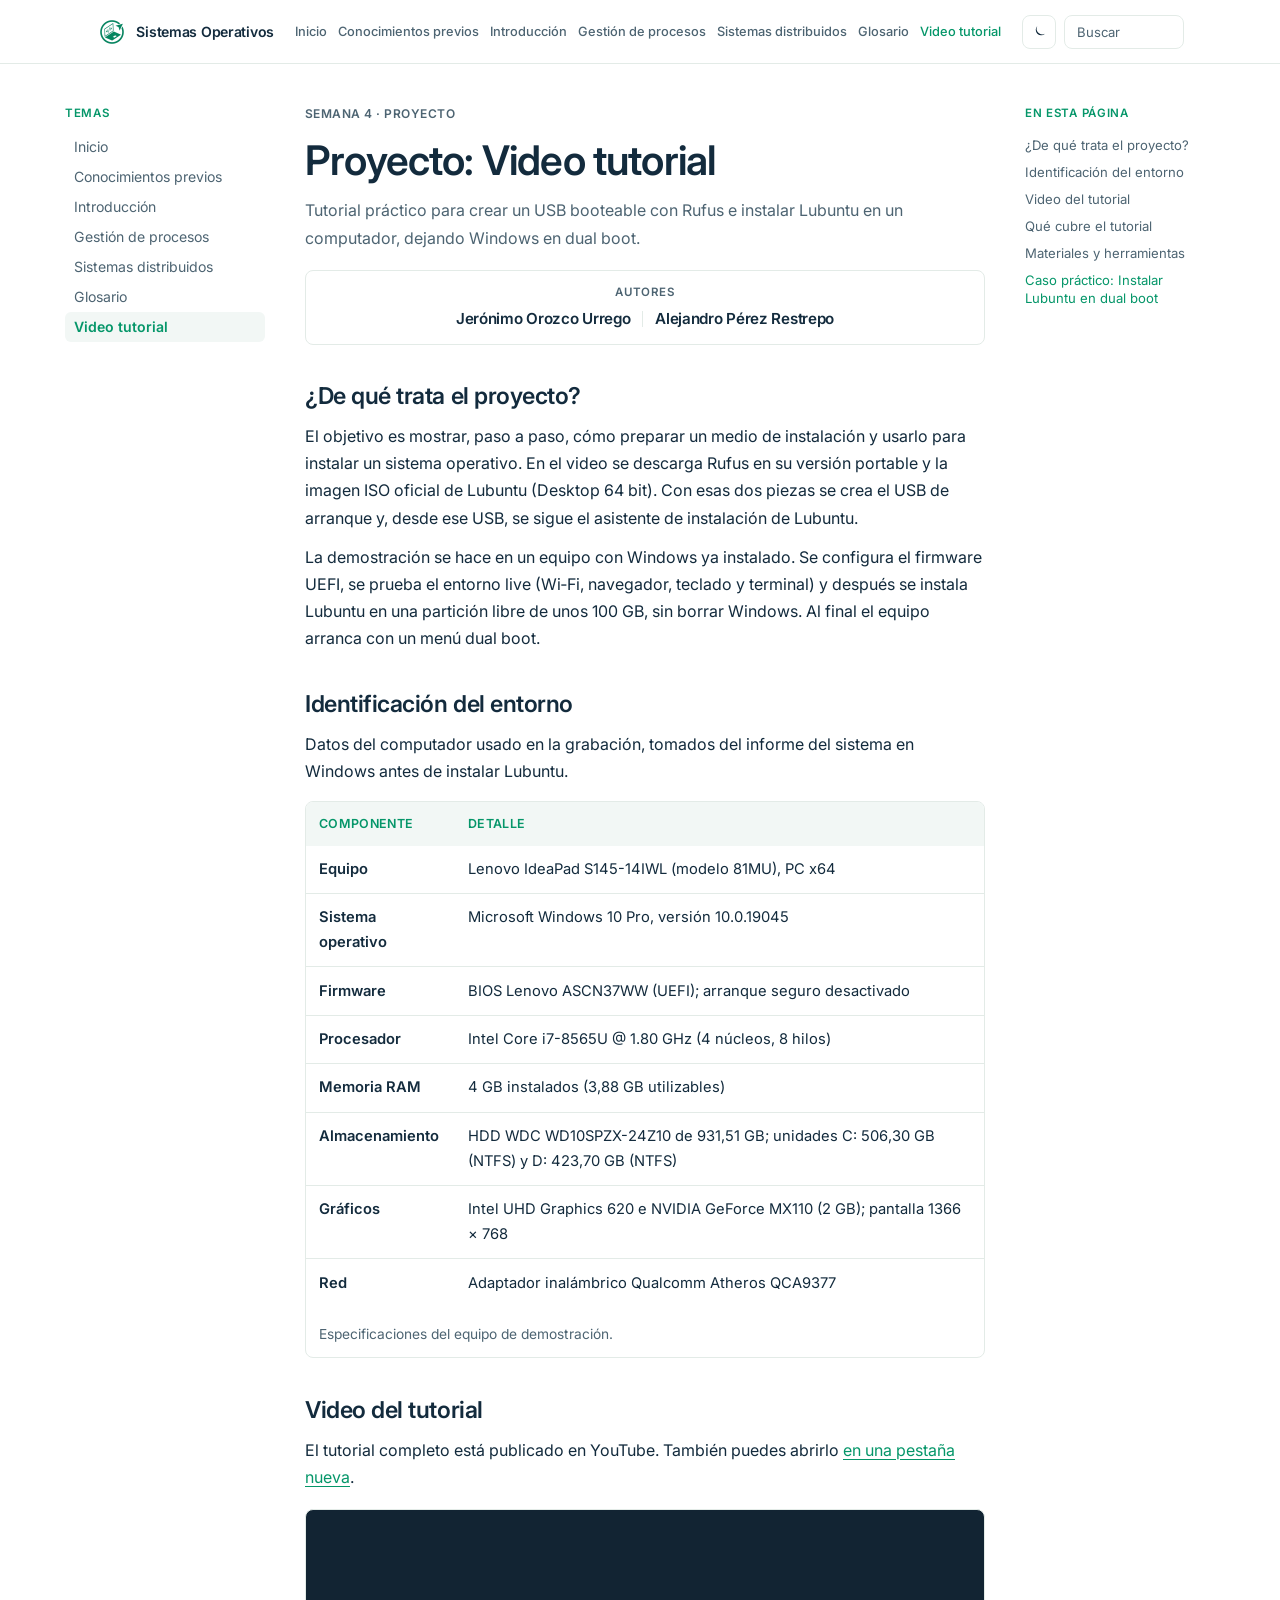
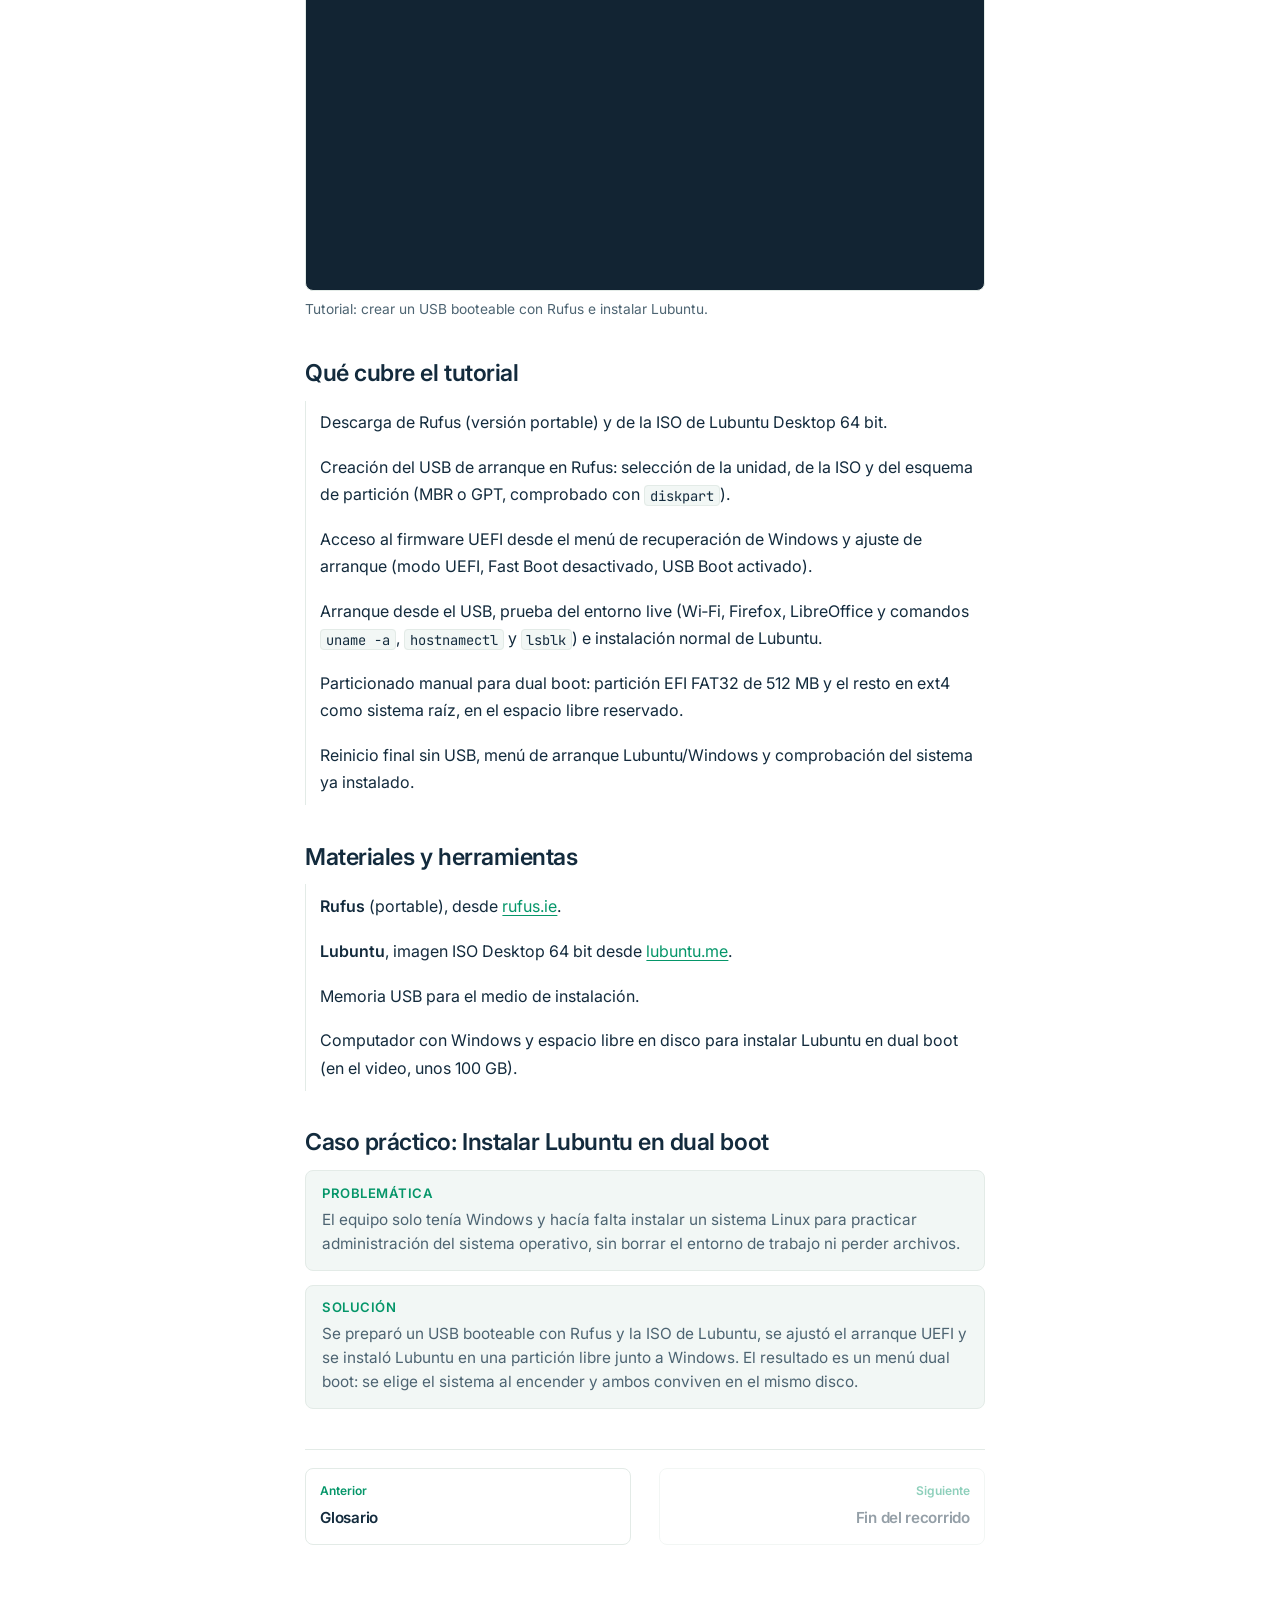
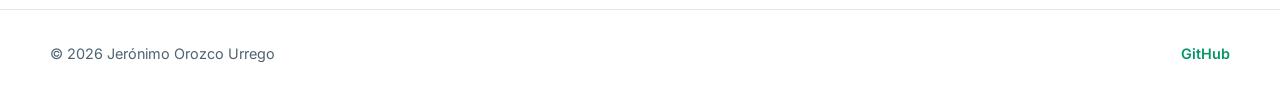
<file: temas/proyecto-video.html>
<!DOCTYPE html>
<html lang="es">
  <head>
    <meta charset="UTF-8" />
    <meta name="viewport" content="width=device-width, initial-scale=1.0" />
    <title>Proyecto: Video tutorial | Sistemas Operativos</title>
    <link rel="icon" href="../img/logo-light.png" type="image/png" />
    <script>
      (function () {
        var theme = "light";
        try {
          var saved = localStorage.getItem("theme");
          if (saved === "dark" || saved === "light") theme = saved;
        } catch (e) {}
        document.documentElement.setAttribute("data-theme", theme);
        if (theme === "dark") {
          var icon = document.querySelector('link[rel="icon"]');
          if (icon) {
            icon.href = icon
              .getAttribute("href")
              .replace("logo-light.png", "logo-dark.png");
          }
        }
      })();
    </script>
    <meta
      name="description"
      content="Video tutorial: crear un USB booteable con Rufus e instalar Lubuntu en un disco nuevo o formateado."
    />
    <link rel="preconnect" href="https://fonts.googleapis.com" />
    <link rel="preconnect" href="https://fonts.gstatic.com" crossorigin />
    <link
      href="https://fonts.googleapis.com/css2?family=Inter:wght@400;500;600;700&family=JetBrains+Mono:wght@400;500&display=swap"
      rel="stylesheet"
    />
    <link rel="stylesheet" href="../css/styles.css?v=20261120k" />
  </head>
  <body data-root="../">
    <header class="site-header">
      <div class="nav-bar">
        <a class="brand" href="../index.html">
          <img
            class="brand-mark brand-mark-light"
            src="../img/logo-light.png"
            alt=""
            width="32"
            height="32"
          />
          <img
            class="brand-mark brand-mark-dark"
            src="../img/logo-dark.png"
            alt=""
            width="32"
            height="32"
          />
          Sistemas Operativos
        </a>

        <ul class="nav-links" id="menu-principal">
          <li><a href="../index.html">Inicio</a></li>
          <li><a href="conocimientos-previos.html">Conocimientos previos</a></li>
          <li><a href="introduccion.html">Introducción</a></li>
          <li><a href="gestion-procesos.html">Gestión de procesos</a></li>
          <li><a href="sistemas-distribuidos.html">Sistemas distribuidos</a></li>
          <li><a href="glosario.html">Glosario</a></li>
          <li>
            <a href="proyecto-video.html" aria-current="page">Video tutorial</a>
          </li>
        </ul>

        <div class="header-tools">
          <button
            class="theme-toggle"
            type="button"
            aria-label="Activar modo oscuro"
            aria-pressed="false"
          >
            <svg
              class="theme-icon theme-icon-moon"
              viewBox="0 0 24 24"
              aria-hidden="true"
            >
              <path
                fill="currentColor"
                d="M21 14.5A8.5 8.5 0 0 1 9.5 3 7 7 0 1 0 21 14.5z"
              />
            </svg>
            <svg
              class="theme-icon theme-icon-sun"
              viewBox="0 0 24 24"
              aria-hidden="true"
            >
              <circle cx="12" cy="12" r="4" fill="currentColor" />
              <path
                fill="none"
                stroke="currentColor"
                stroke-width="2"
                stroke-linecap="round"
                d="M12 2v2M12 20v2M4.9 4.9l1.4 1.4M17.7 17.7l1.4 1.4M2 12h2M20 12h2M4.9 19.1l1.4-1.4M17.7 6.3l1.4-1.4"
              />
            </svg>
          </button>
          <form class="page-search" role="search">
            <input
              class="page-search-input"
              type="search"
              placeholder="Buscar"
              aria-label="Buscar"
              autocomplete="off"
              spellcheck="false"
              autocapitalize="off"
            />
          </form>
          <button
            class="nav-toggle"
            type="button"
            aria-label="Abrir menú de navegación"
            aria-expanded="false"
            aria-controls="menu-principal"
          >
            <span></span>
            <span></span>
          </button>
        </div>
      </div>
    </header>

    <main class="doc-shell">
      <nav class="doc-nav" aria-label="Temas del curso">
        <p class="rail-label">Temas</p>
        <ul>
          <li><a href="../index.html">Inicio</a></li>
          <li><a href="conocimientos-previos.html">Conocimientos previos</a></li>
          <li><a href="introduccion.html">Introducción</a></li>
          <li><a href="gestion-procesos.html">Gestión de procesos</a></li>
          <li><a href="sistemas-distribuidos.html">Sistemas distribuidos</a></li>
          <li><a href="glosario.html">Glosario</a></li>
          <li>
            <a href="proyecto-video.html" aria-current="page">Video tutorial</a>
          </li>
        </ul>
      </nav>

      <div class="doc-main">
        <section class="page-hero">
          <div class="container content-column">
            <p class="kicker">Semana 4 · Proyecto</p>
            <h1>Proyecto: Video tutorial</h1>
            <p>
              Tutorial práctico para crear un USB booteable con Rufus e
              instalar Lubuntu en un computador, dejando Windows en dual boot.
            </p>
          </div>
        </section>

        <section class="section">
          <div class="container content-column">
            <article class="prose">
              <div class="project-meta" aria-label="Datos del proyecto">
                <div>
                  <span>Autores</span>
                  <p class="project-authors">
                    <strong>Jerónimo Orozco Urrego</strong>
                    <span class="project-authors-sep" aria-hidden="true"></span>
                    <strong>Alejandro Pérez Restrepo</strong>
                  </p>
                </div>
              </div>

              <h2>¿De qué trata el proyecto?</h2>
              <p>
                El objetivo es mostrar, paso a paso, cómo preparar un medio de
                instalación y usarlo para instalar un sistema operativo. En el
                video se descarga Rufus en su versión portable y la imagen ISO
                oficial de Lubuntu (Desktop 64 bit). Con esas dos piezas se
                crea el USB de arranque y, desde ese USB, se sigue el asistente
                de instalación de Lubuntu.
              </p>
              <p>
                La demostración se hace en un equipo con Windows ya instalado.
                Se configura el firmware UEFI, se prueba el entorno live
                (Wi‑Fi, navegador, teclado y terminal) y después se instala
                Lubuntu en una partición libre de unos 100 GB, sin borrar
                Windows. Al final el equipo arranca con un menú dual boot.
              </p>

              <h2 id="entorno">Identificación del entorno</h2>
              <p>
                Datos del computador usado en la grabación, tomados del
                informe del sistema en Windows antes de instalar Lubuntu.
              </p>
              <div class="table-wrap">
                <table class="compare">
                  <caption>
                    Especificaciones del equipo de demostración.
                  </caption>
                  <thead>
                    <tr>
                      <th scope="col">Componente</th>
                      <th scope="col">Detalle</th>
                    </tr>
                  </thead>
                  <tbody>
                    <tr>
                      <th scope="row">Equipo</th>
                      <td>
                        Lenovo IdeaPad S145-14IWL (modelo 81MU), PC x64
                      </td>
                    </tr>
                    <tr>
                      <th scope="row">Sistema operativo</th>
                      <td>Microsoft Windows 10 Pro, versión 10.0.19045</td>
                    </tr>
                    <tr>
                      <th scope="row">Firmware</th>
                      <td>
                        BIOS Lenovo ASCN37WW (UEFI); arranque seguro
                        desactivado
                      </td>
                    </tr>
                    <tr>
                      <th scope="row">Procesador</th>
                      <td>
                        Intel Core i7-8565U @ 1.80 GHz (4 núcleos, 8 hilos)
                      </td>
                    </tr>
                    <tr>
                      <th scope="row">Memoria RAM</th>
                      <td>4 GB instalados (3,88 GB utilizables)</td>
                    </tr>
                    <tr>
                      <th scope="row">Almacenamiento</th>
                      <td>
                        HDD WDC WD10SPZX-24Z10 de 931,51 GB; unidades C:
                        506,30 GB (NTFS) y D: 423,70 GB (NTFS)
                      </td>
                    </tr>
                    <tr>
                      <th scope="row">Gráficos</th>
                      <td>
                        Intel UHD Graphics 620 e NVIDIA GeForce MX110
                        (2 GB); pantalla 1366 × 768
                      </td>
                    </tr>
                    <tr>
                      <th scope="row">Red</th>
                      <td>
                        Adaptador inalámbrico Qualcomm Atheros QCA9377
                      </td>
                    </tr>
                  </tbody>
                </table>
              </div>

              <h2>Video del tutorial</h2>
              <p>
                El tutorial completo está publicado en YouTube. También puedes
                abrirlo
                <a
                  href="https://www.youtube.com/watch?v=G_0VO7WS9Q4"
                  target="_blank"
                  rel="noopener noreferrer"
                  >en una pestaña nueva</a
                >.
              </p>

              <figure class="video-block">
                <div class="video-embed">
                  <iframe
                    src="https://www.youtube.com/embed/G_0VO7WS9Q4"
                    title="Tutorial: USB booteable e instalación de Lubuntu"
                    allow="accelerometer; autoplay; clipboard-write; encrypted-media; gyroscope; picture-in-picture; web-share"
                    referrerpolicy="strict-origin-when-cross-origin"
                    allowfullscreen
                  ></iframe>
                </div>
                <figcaption>
                  Tutorial: crear un USB booteable con Rufus e instalar Lubuntu.
                </figcaption>
              </figure>

              <h2>Qué cubre el tutorial</h2>
              <ul class="feature-list">
                <li>
                  Descarga de Rufus (versión portable) y de la ISO de Lubuntu
                  Desktop 64 bit.
                </li>
                <li>
                  Creación del USB de arranque en Rufus: selección de la
                  unidad, de la ISO y del esquema de partición (MBR o GPT,
                  comprobado con <code>diskpart</code>).
                </li>
                <li>
                  Acceso al firmware UEFI desde el menú de recuperación de
                  Windows y ajuste de arranque (modo UEFI, Fast Boot
                  desactivado, USB Boot activado).
                </li>
                <li>
                  Arranque desde el USB, prueba del entorno live (Wi‑Fi,
                  Firefox, LibreOffice y comandos
                  <code>uname -a</code>, <code>hostnamectl</code> y
                  <code>lsblk</code>) e instalación normal de Lubuntu.
                </li>
                <li>
                  Particionado manual para dual boot: partición EFI FAT32 de
                  512 MB y el resto en ext4 como sistema raíz, en el espacio
                  libre reservado.
                </li>
                <li>
                  Reinicio final sin USB, menú de arranque Lubuntu/Windows y
                  comprobación del sistema ya instalado.
                </li>
              </ul>

              <h2>Materiales y herramientas</h2>
              <ul class="feature-list">
                <li>
                  <strong>Rufus</strong> (portable), desde
                  <a
                    href="https://rufus.ie/es/"
                    target="_blank"
                    rel="noopener noreferrer"
                    >rufus.ie</a
                  >.
                </li>
                <li>
                  <strong>Lubuntu</strong>, imagen ISO Desktop 64 bit desde
                  <a
                    href="https://lubuntu.me/?page_id=3200"
                    target="_blank"
                    rel="noopener noreferrer"
                    >lubuntu.me</a
                  >.
                </li>
                <li>
                  Memoria USB para el medio de instalación.
                </li>
                <li>
                  Computador con Windows y espacio libre en disco para instalar
                  Lubuntu en dual boot (en el video, unos 100 GB).
                </li>
              </ul>

              <section class="case-study" aria-labelledby="caso-practico">
                <h2 id="caso-practico">
                  Caso práctico: Instalar Lubuntu en dual boot
                </h2>
                <div class="case-parts">
                  <section class="case-part">
                    <h3>Problemática</h3>
                    <p>
                      El equipo solo tenía Windows y hacía falta instalar un
                      sistema Linux para practicar administración del sistema
                      operativo, sin borrar el entorno de trabajo ni perder
                      archivos.
                    </p>
                  </section>
                  <section class="case-part">
                    <h3>Solución</h3>
                    <p>
                      Se preparó un USB booteable con Rufus y la ISO de
                      Lubuntu, se ajustó el arranque UEFI y se instaló Lubuntu
                      en una partición libre junto a Windows. El resultado es
                      un menú dual boot: se elige el sistema al encender y
                      ambos conviven en el mismo disco.
                    </p>
                  </section>
                </div>
              </section>
            </article>

            <nav class="topic-pager" aria-label="Navegación entre temas">
              <a href="glosario.html">
                <span>Anterior</span>
                <strong>Glosario</strong>
              </a>
              <a class="next is-disabled" href="#" aria-disabled="true">
                <span>Siguiente</span>
                <strong>Fin del recorrido</strong>
              </a>
            </nav>
          </div>
        </section>
      </div>

      <aside class="doc-rail" aria-label="En esta página">
        <div id="page-toc"></div>
      </aside>
    </main>

    <footer class="site-footer">
      <div class="footer-inner">
        <p>© 2026 Jerónimo Orozco Urrego</p>
        <p>
          <a
            href="https://github.com/Darkkthrax"
            target="_blank"
            rel="noopener noreferrer"
            >GitHub</a
          >
        </p>
      </div>
    </footer>

    <script src="../js/main.js?v=20261119b"></script>
  </body>
</html>
</file>
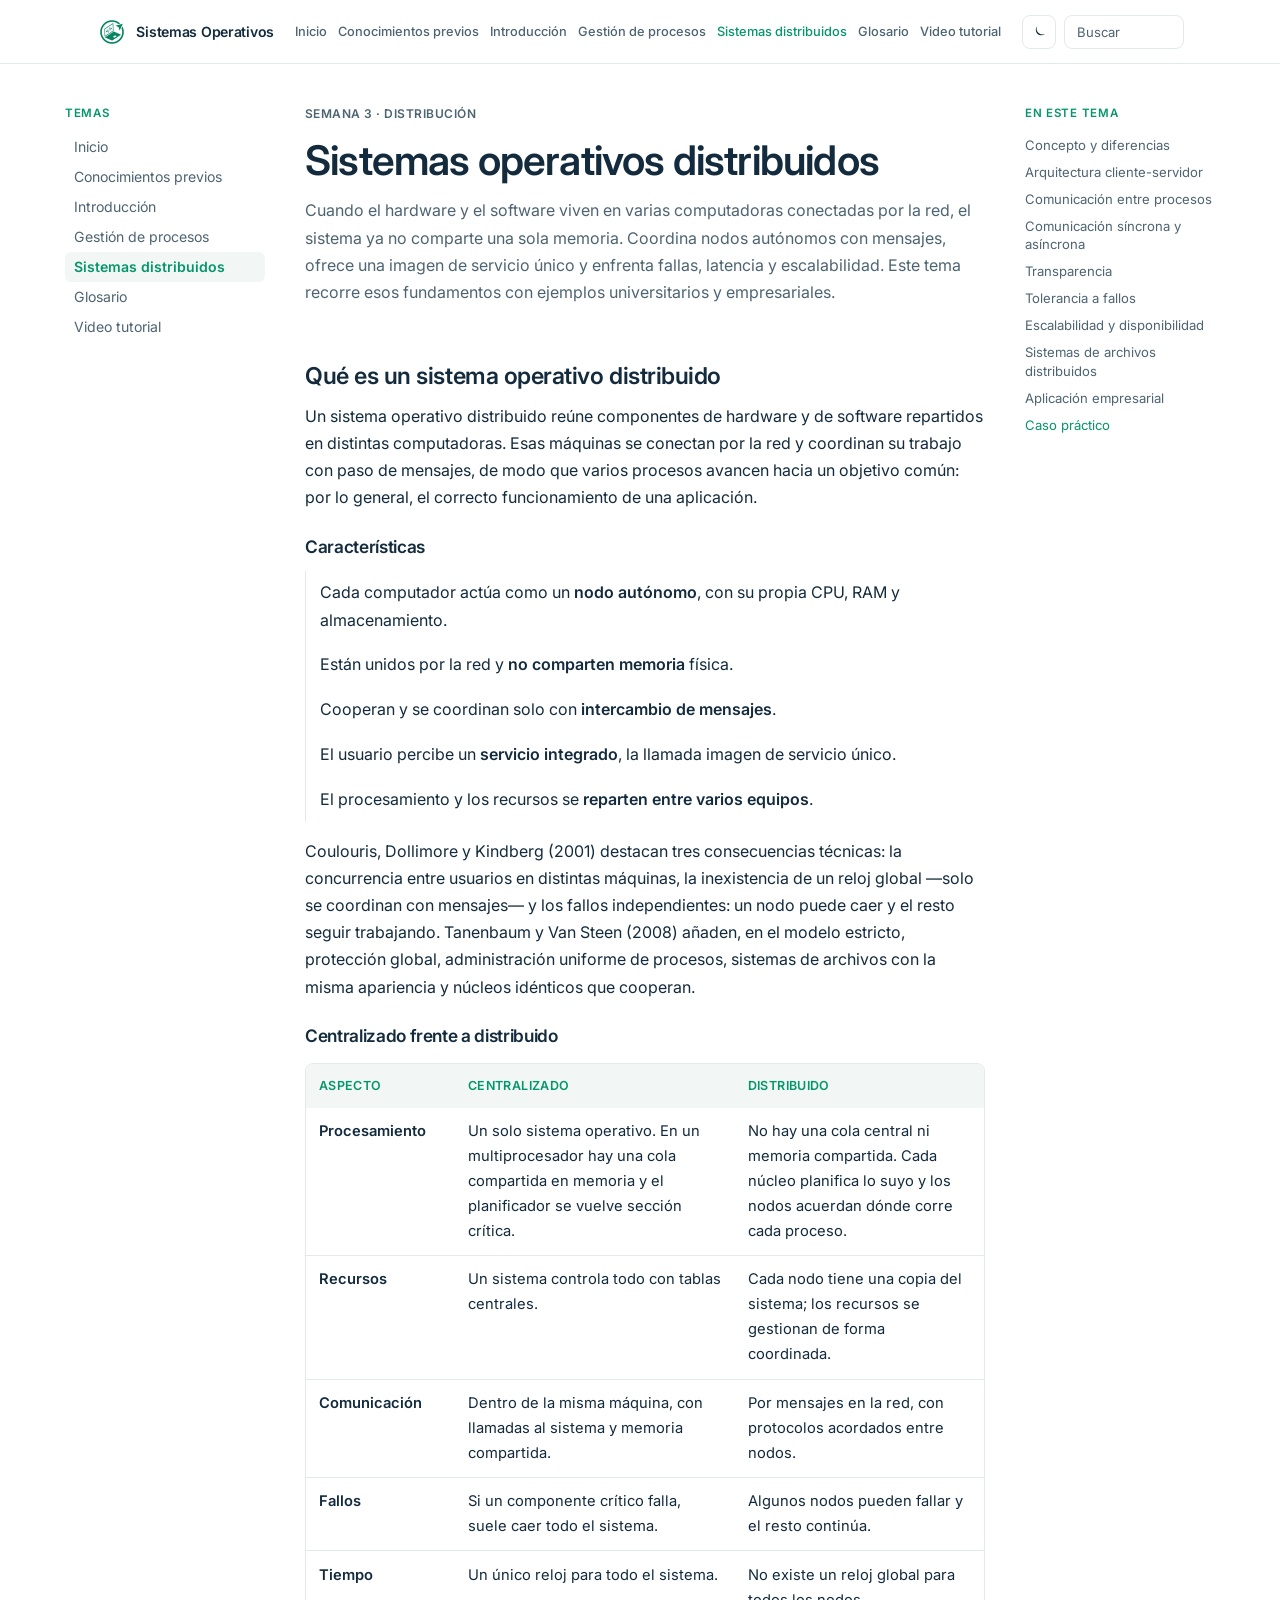
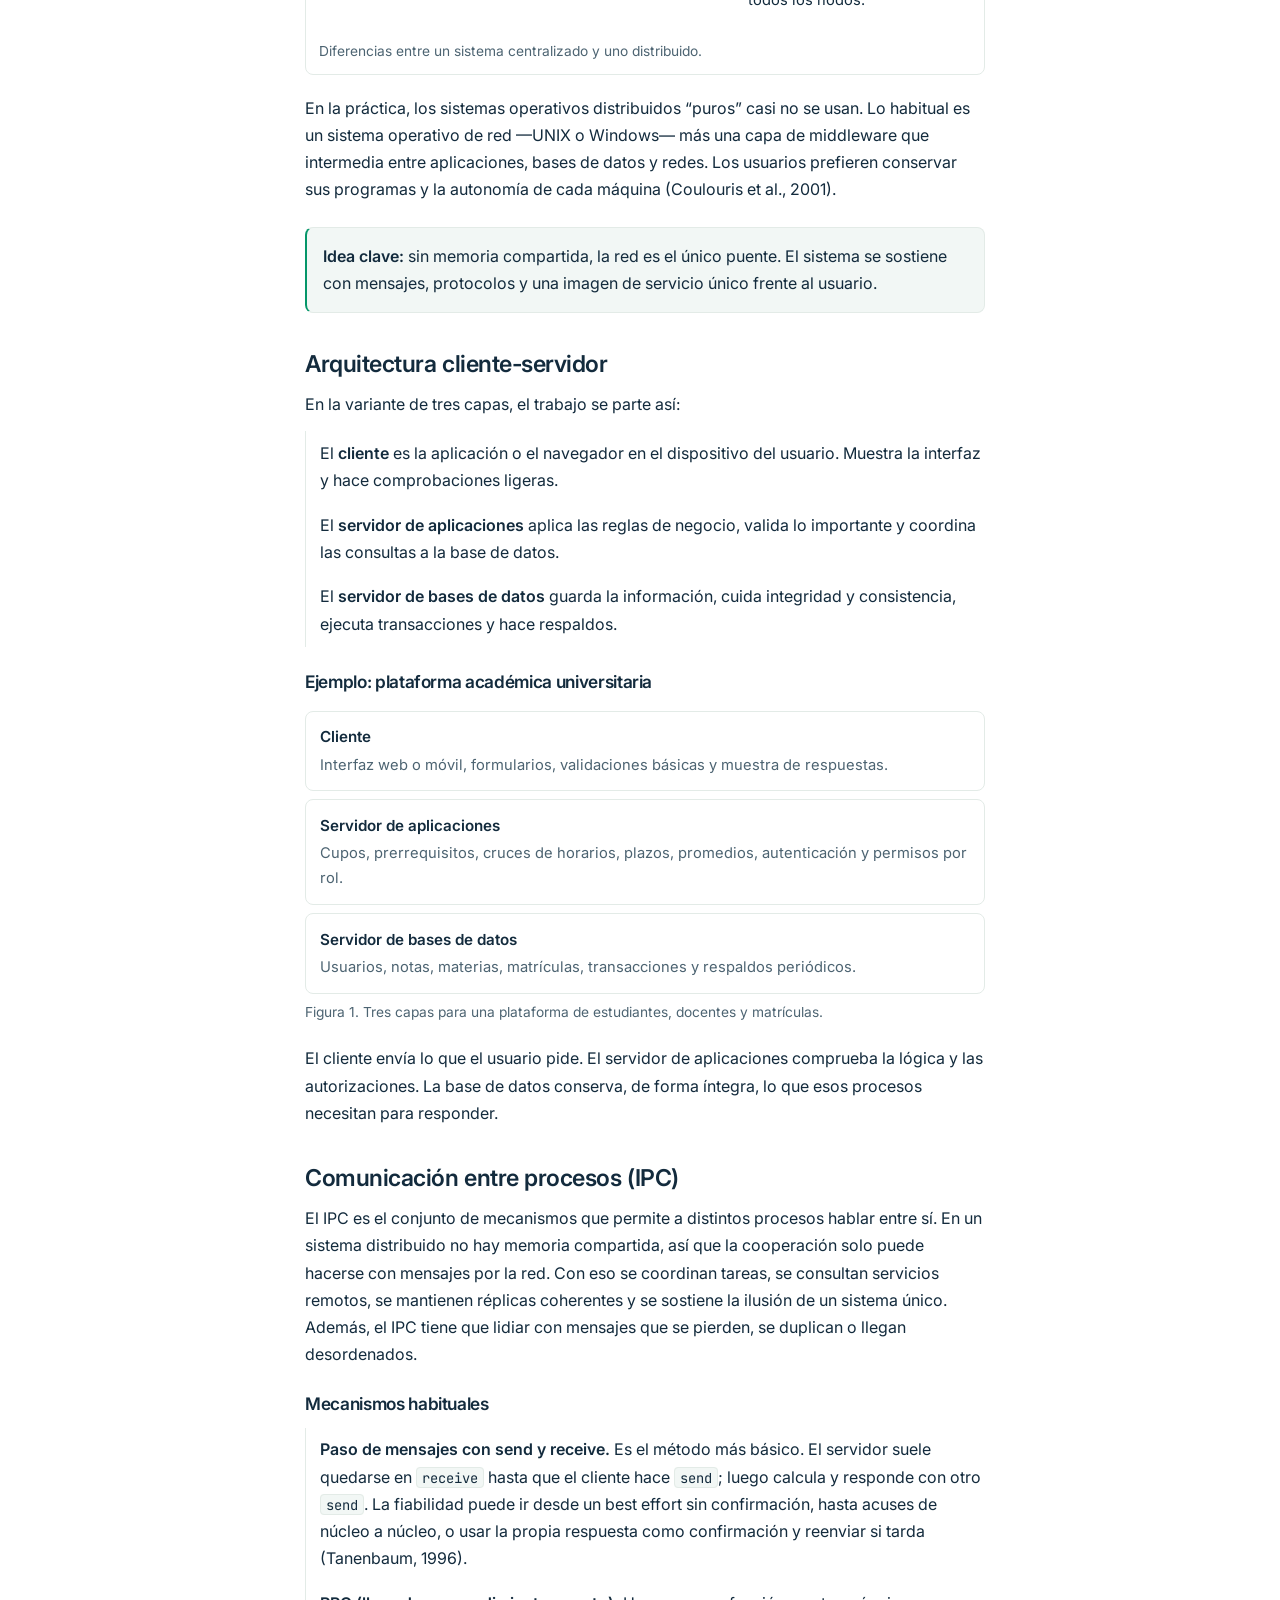
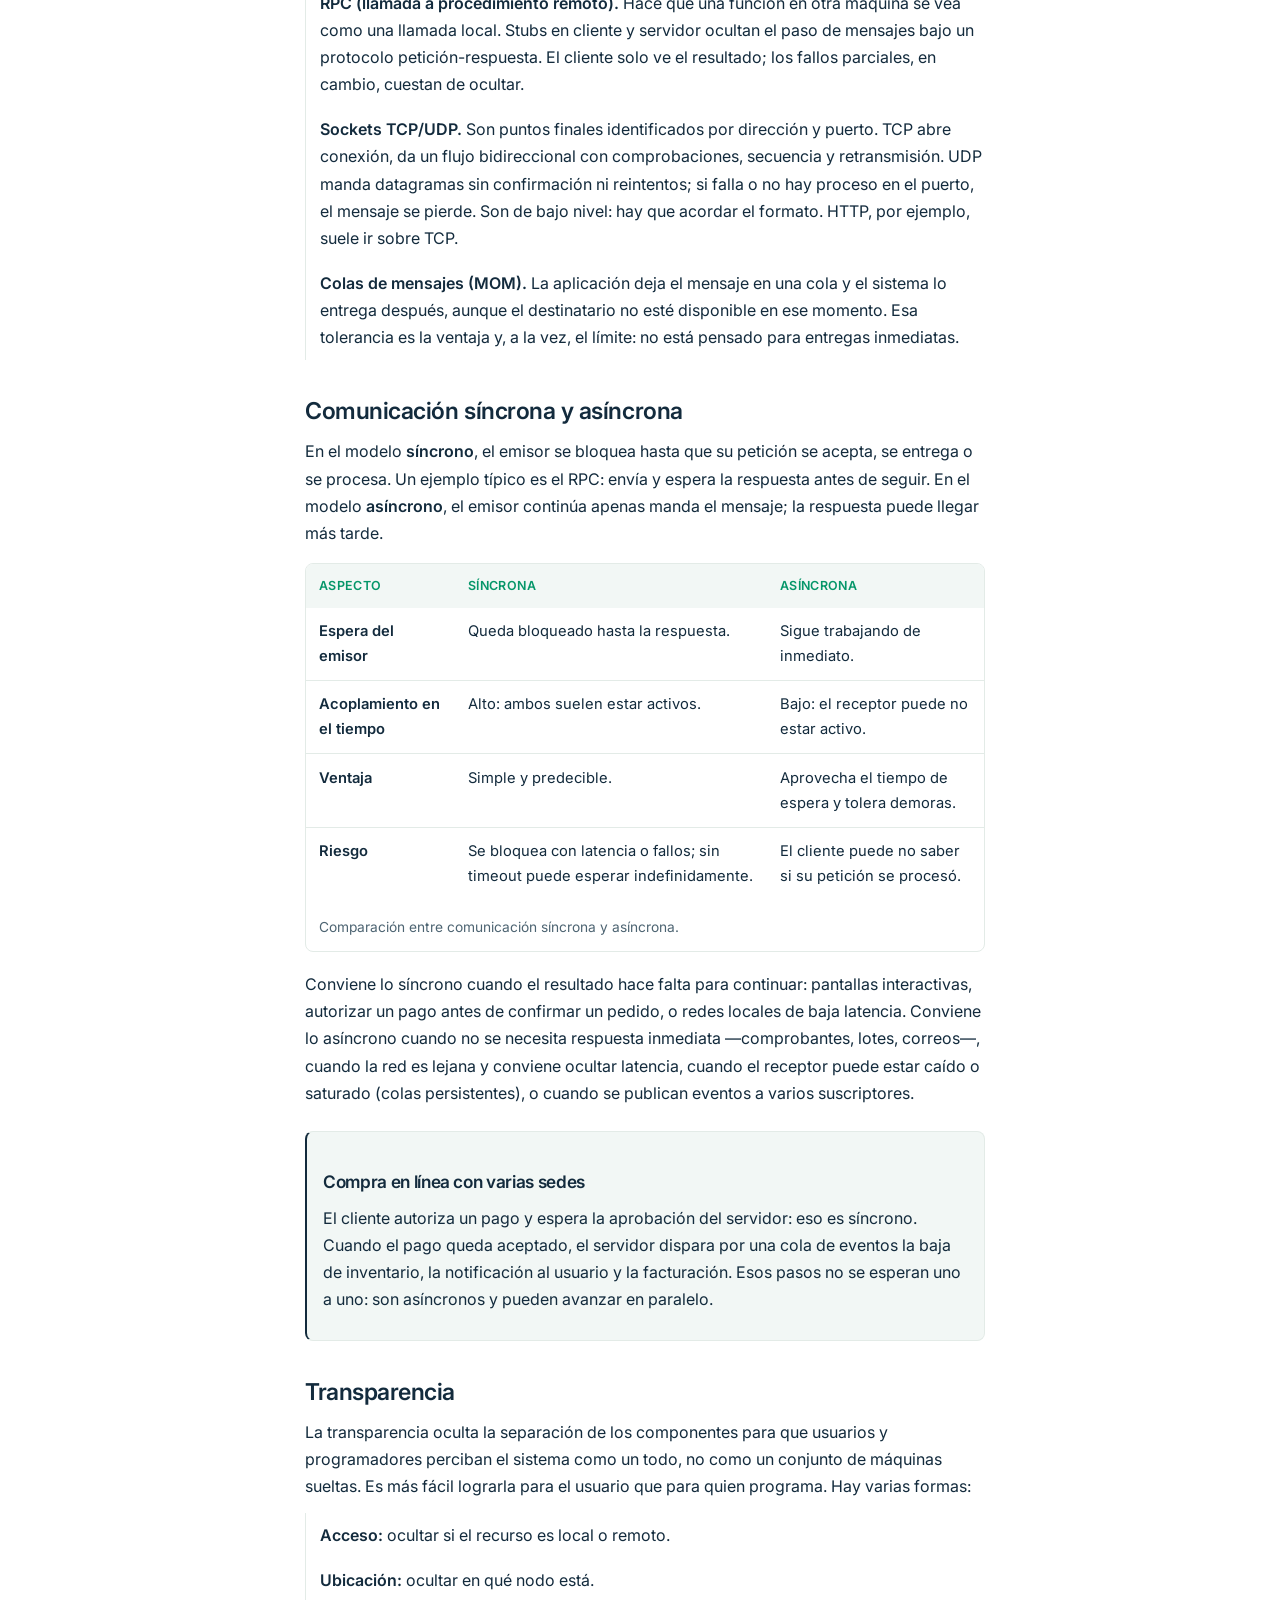
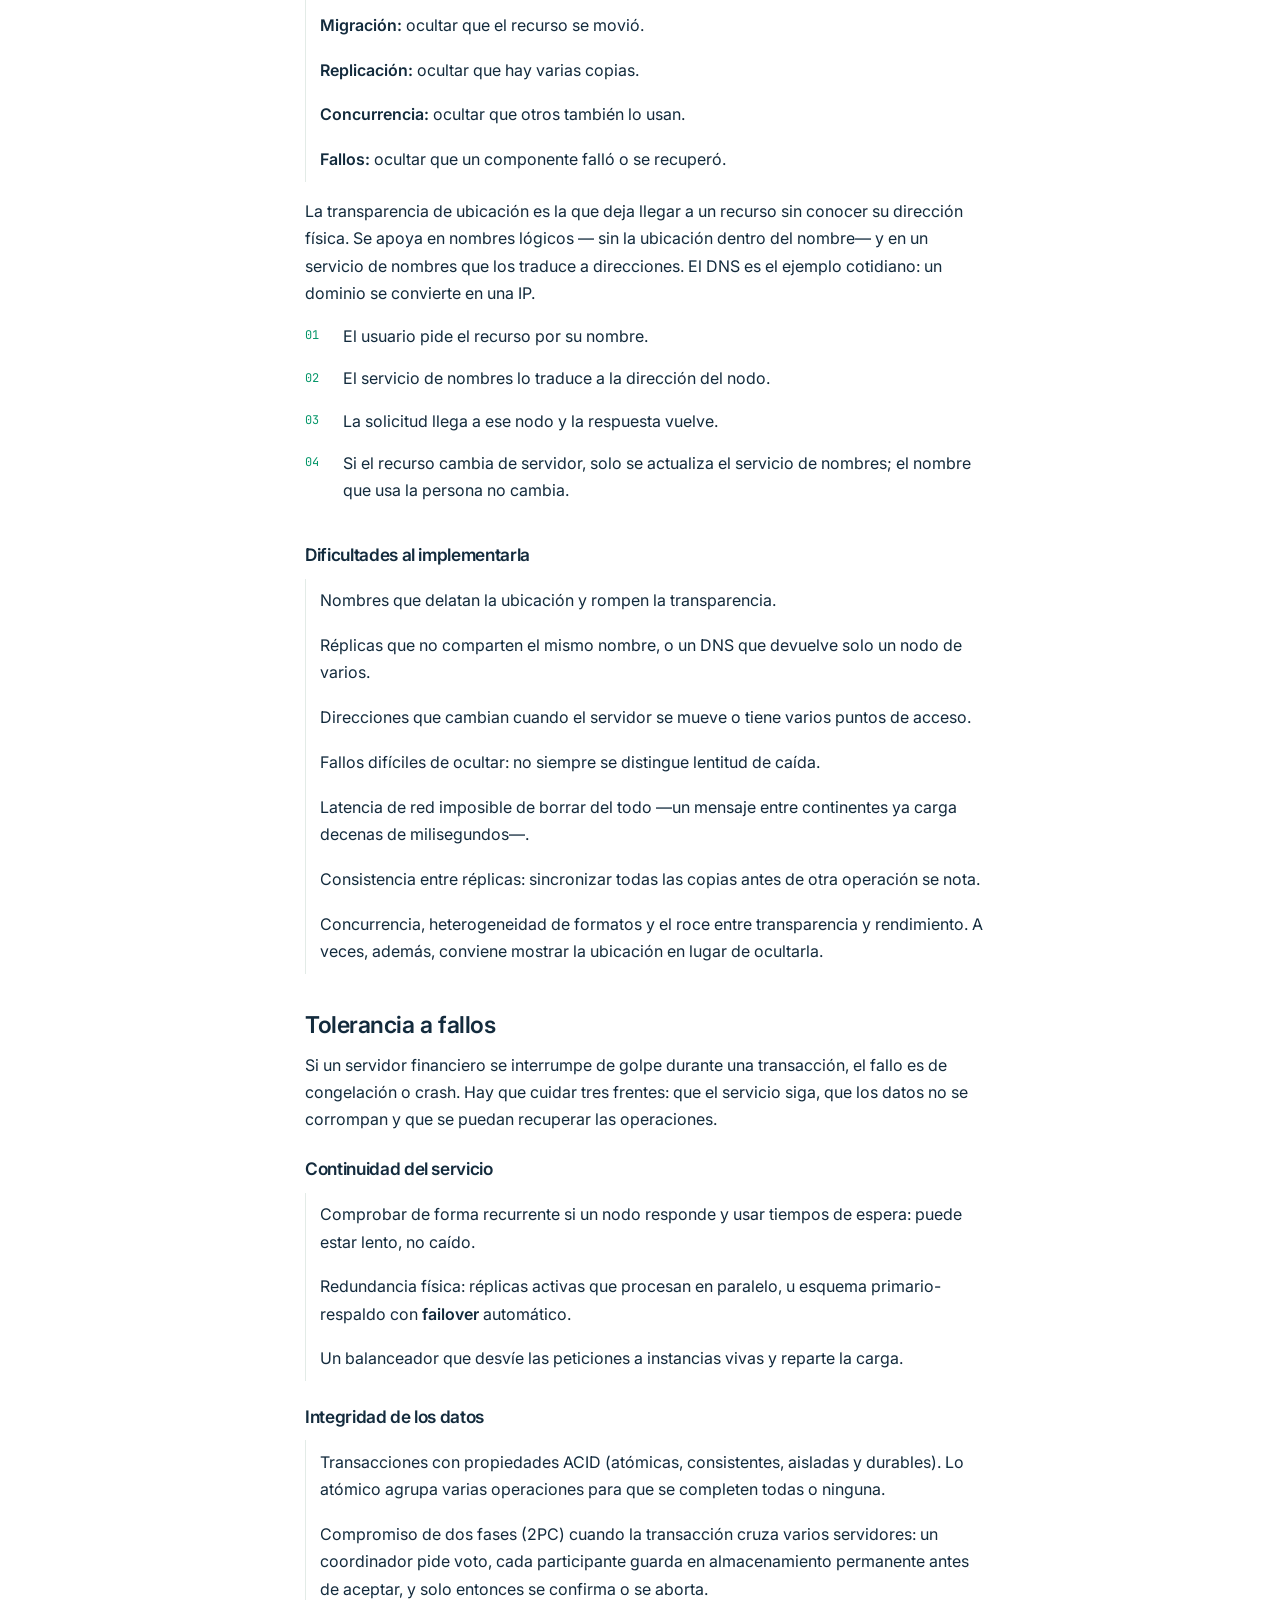
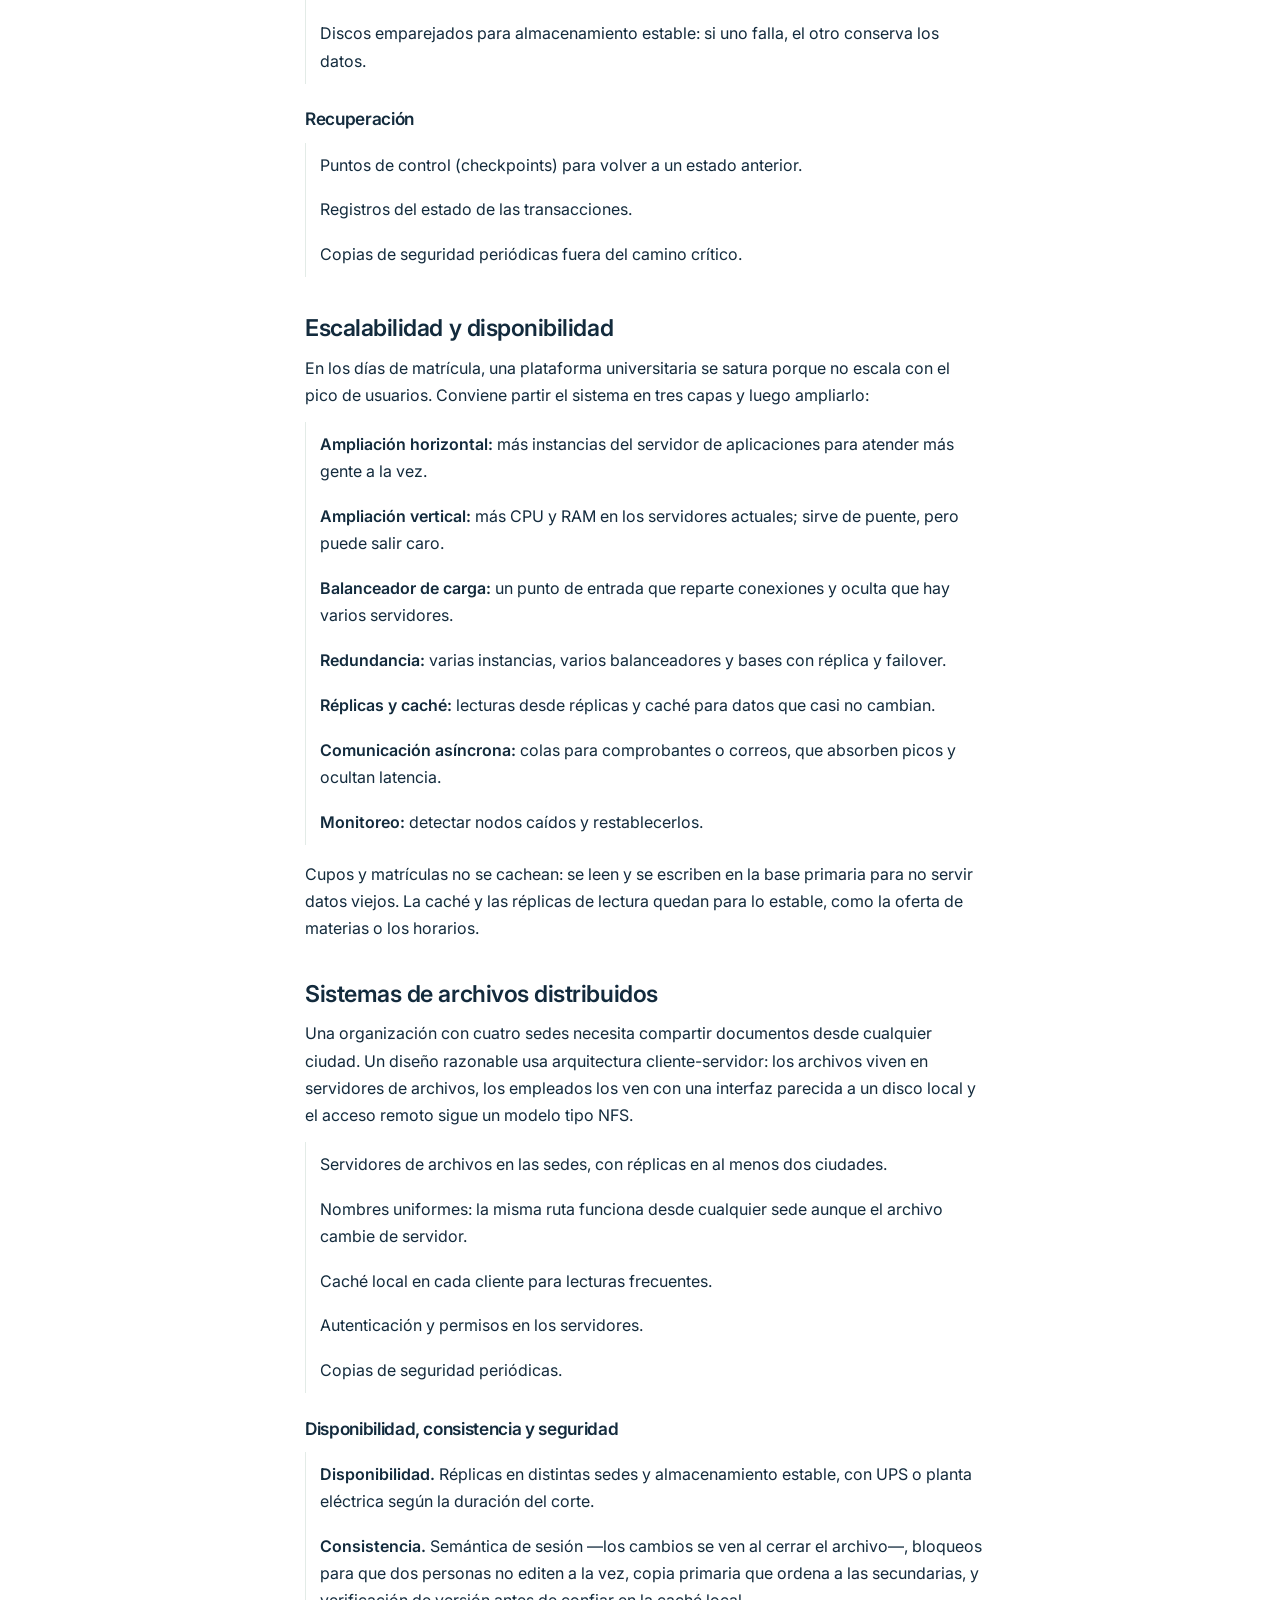
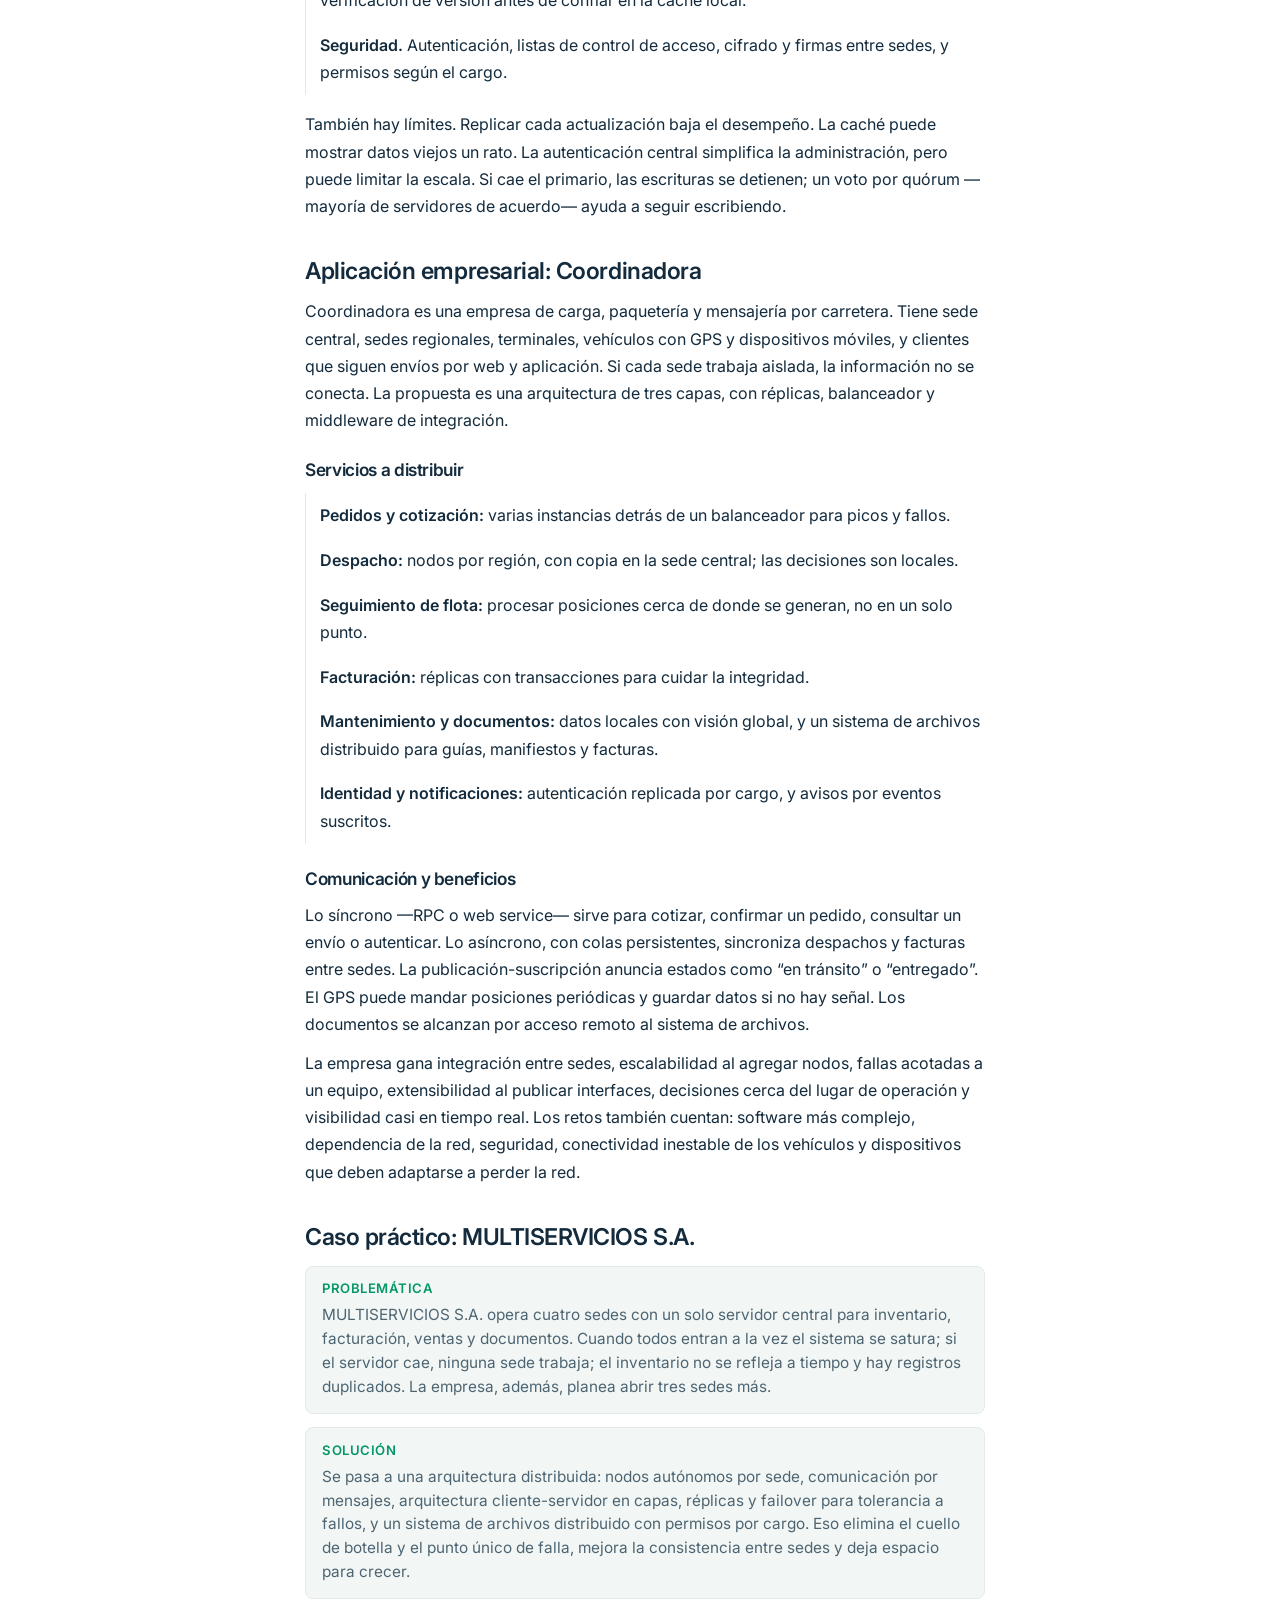
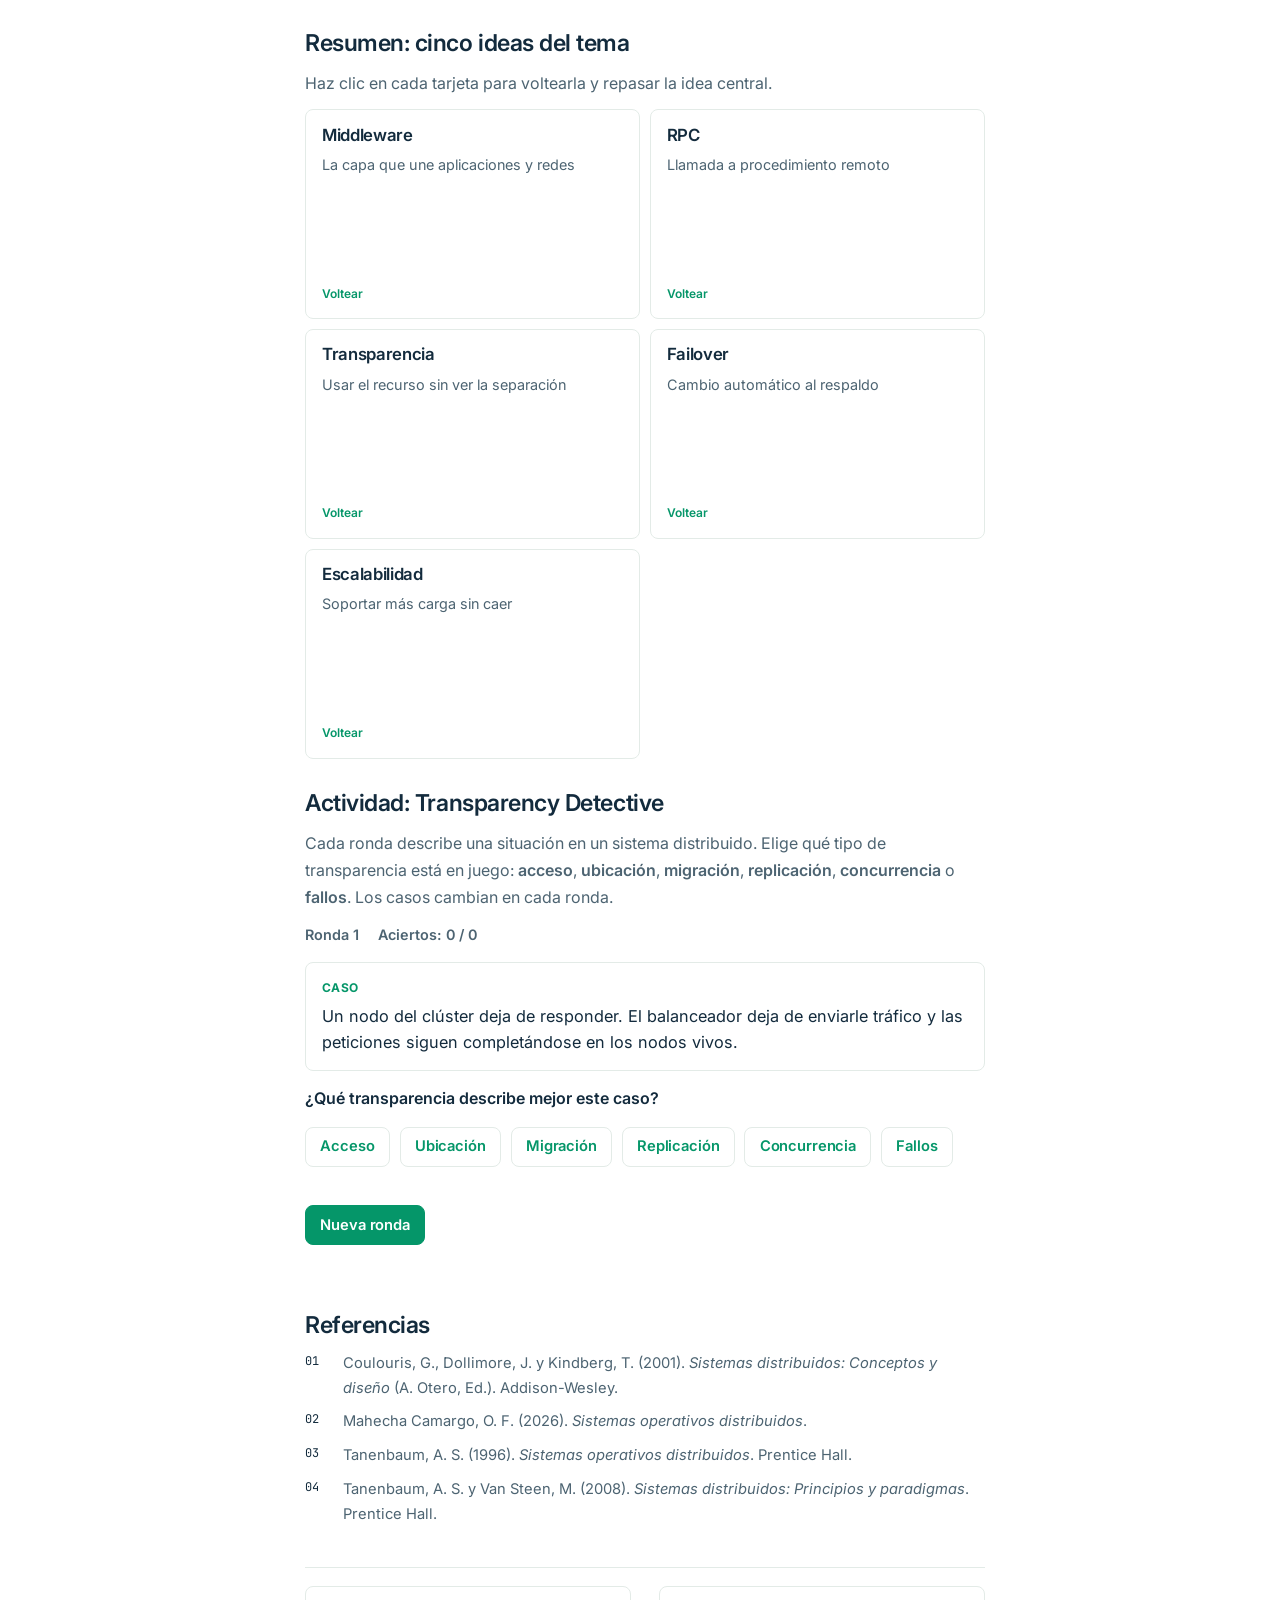
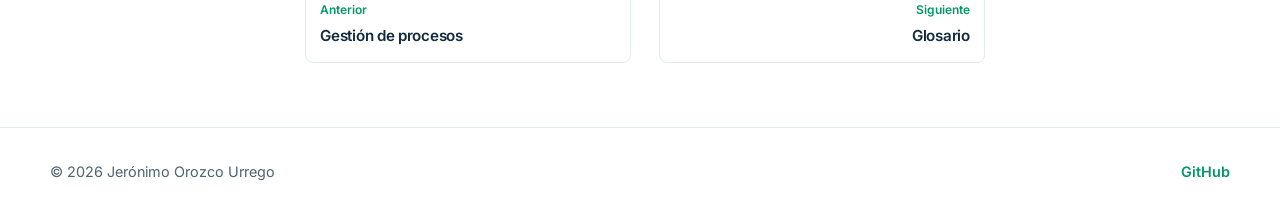
<file: temas/sistemas-distribuidos.html>
<!DOCTYPE html>
<html lang="es">
  <head>
    <meta charset="UTF-8" />
    <meta name="viewport" content="width=device-width, initial-scale=1.0" />
    <title>Sistemas operativos distribuidos | Sistemas Operativos</title>
    <link rel="icon" href="../img/logo-light.png" type="image/png" />
    <script>
      (function () {
        var theme = "light";
        try {
          var saved = localStorage.getItem("theme");
          if (saved === "dark" || saved === "light") theme = saved;
        } catch (e) {}
        document.documentElement.setAttribute("data-theme", theme);
        if (theme === "dark") {
          var icon = document.querySelector('link[rel="icon"]');
          if (icon) {
            icon.href = icon
              .getAttribute("href")
              .replace("logo-light.png", "logo-dark.png");
          }
        }
      })();
    </script>
    <meta
      name="description"
      content="Fundamentos de sistemas operativos distribuidos: arquitectura cliente-servidor, IPC, transparencia, tolerancia a fallos, escalabilidad y archivos distribuidos."
    />
    <link rel="preconnect" href="https://fonts.googleapis.com" />
    <link rel="preconnect" href="https://fonts.gstatic.com" crossorigin />
    <link
      href="https://fonts.googleapis.com/css2?family=Inter:wght@400;500;600;700&family=JetBrains+Mono:wght@400;500&display=swap"
      rel="stylesheet"
    />
    <link rel="stylesheet" href="../css/styles.css?v=20261120k" />
  </head>
  <body data-root="../">
    <header class="site-header">
      <div class="nav-bar">
        <a class="brand" href="../index.html">
          <img
            class="brand-mark brand-mark-light"
            src="../img/logo-light.png"
            alt=""
            width="32"
            height="32"
          />
          <img
            class="brand-mark brand-mark-dark"
            src="../img/logo-dark.png"
            alt=""
            width="32"
            height="32"
          />
          Sistemas Operativos
        </a>

        <ul class="nav-links" id="menu-principal">
          <li><a href="../index.html">Inicio</a></li>
          <li><a href="conocimientos-previos.html">Conocimientos previos</a></li>
          <li><a href="introduccion.html">Introducción</a></li>
          <li><a href="gestion-procesos.html">Gestión de procesos</a></li>
          <li>
            <a href="sistemas-distribuidos.html" aria-current="page"
              >Sistemas distribuidos</a
            >
          </li>
          <li><a href="glosario.html">Glosario</a></li>
          <li><a href="proyecto-video.html">Video tutorial</a></li>
        </ul>

        <div class="header-tools">
          <button
            class="theme-toggle"
            type="button"
            aria-label="Activar modo oscuro"
            aria-pressed="false"
          >
            <svg
              class="theme-icon theme-icon-moon"
              viewBox="0 0 24 24"
              aria-hidden="true"
            >
              <path
                fill="currentColor"
                d="M21 14.5A8.5 8.5 0 0 1 9.5 3 7 7 0 1 0 21 14.5z"
              />
            </svg>
            <svg
              class="theme-icon theme-icon-sun"
              viewBox="0 0 24 24"
              aria-hidden="true"
            >
              <circle cx="12" cy="12" r="4" fill="currentColor" />
              <path
                fill="none"
                stroke="currentColor"
                stroke-width="2"
                stroke-linecap="round"
                d="M12 2v2M12 20v2M4.9 4.9l1.4 1.4M17.7 17.7l1.4 1.4M2 12h2M20 12h2M4.9 19.1l1.4-1.4M17.7 6.3l1.4-1.4"
              />
            </svg>
          </button>
          <form class="page-search" role="search">
            <input
              class="page-search-input"
              type="search"
              placeholder="Buscar"
              aria-label="Buscar"
              autocomplete="off"
              spellcheck="false"
              autocapitalize="off"
            />
          </form>
          <button
            class="nav-toggle"
            type="button"
            aria-label="Abrir menú de navegación"
            aria-expanded="false"
            aria-controls="menu-principal"
          >
            <span></span>
            <span></span>
          </button>
        </div>
      </div>
    </header>

    <main class="doc-shell">
      <nav class="doc-nav" aria-label="Temas del curso">
        <p class="rail-label">Temas</p>
        <ul>
        <li><a href="../index.html">Inicio</a></li>
        <li><a href="conocimientos-previos.html">Conocimientos previos</a></li>
        <li><a href="introduccion.html">Introducción</a></li>
        <li><a href="gestion-procesos.html">Gestión de procesos</a></li>
        <li><a href="sistemas-distribuidos.html" aria-current="page">Sistemas distribuidos</a></li>
        <li><a href="glosario.html">Glosario</a></li>
        <li><a href="proyecto-video.html">Video tutorial</a></li>
        </ul>
      </nav>

      <div class="doc-main">
      <section class="page-hero">
        <div class="container content-column">
<p class="kicker">Semana 3 · Distribución</p>
          <h1>Sistemas operativos distribuidos</h1>
          <p>
            Cuando el hardware y el software viven en varias computadoras
            conectadas por la red, el sistema ya no comparte una sola memoria.
            Coordina nodos autónomos con mensajes, ofrece una imagen de
            servicio único y enfrenta fallas, latencia y escalabilidad. Este
            tema recorre esos fundamentos con ejemplos universitarios y
            empresariales.
          </p>
        </div>
      </section>

      <section class="section">
        <div class="container content-column">
          <article class="prose">
            <nav class="toc" aria-label="Contenido del tema">
              <p>En este tema</p>
              <ol>
                <li><a href="#concepto">Concepto y diferencias</a></li>
                <li><a href="#cliente-servidor">Arquitectura cliente-servidor</a></li>
                <li><a href="#ipc">Comunicación entre procesos</a></li>
                <li><a href="#modelos">Comunicación síncrona y asíncrona</a></li>
                <li><a href="#transparencia">Transparencia</a></li>
                <li><a href="#fallos">Tolerancia a fallos</a></li>
                <li><a href="#escalabilidad">Escalabilidad y disponibilidad</a></li>
                <li><a href="#archivos">Sistemas de archivos distribuidos</a></li>
                <li><a href="#empresarial">Aplicación empresarial</a></li>
                <li><a href="#caso-practico">Caso práctico</a></li>
              </ol>
            </nav>

            <h2 id="concepto">Qué es un sistema operativo distribuido</h2>
            <p>
              Un sistema operativo distribuido reúne componentes de hardware y
              de software repartidos en distintas computadoras. Esas máquinas
              se conectan por la red y coordinan su trabajo con paso de
              mensajes, de modo que varios procesos avancen hacia un objetivo
              común: por lo general, el correcto funcionamiento de una
              aplicación.
            </p>

            <h3>Características</h3>
            <ul class="feature-list">
              <li>
                Cada computador actúa como un <strong>nodo autónomo</strong>,
                con su propia CPU, RAM y almacenamiento.
              </li>
              <li>
                Están unidos por la red y <strong>no comparten memoria</strong>
                física.
              </li>
              <li>
                Cooperan y se coordinan solo con
                <strong>intercambio de mensajes</strong>.
              </li>
              <li>
                El usuario percibe un
                <strong>servicio integrado</strong>, la llamada imagen de
                servicio único.
              </li>
              <li>
                El procesamiento y los recursos se
                <strong>reparten entre varios equipos</strong>.
              </li>
            </ul>
            <p>
              Coulouris, Dollimore y Kindberg (2001) destacan tres
              consecuencias técnicas: la concurrencia entre usuarios en
              distintas máquinas, la inexistencia de un reloj global —solo se
              coordinan con mensajes— y los fallos independientes: un nodo
              puede caer y el resto seguir trabajando. Tanenbaum y Van Steen
              (2008) añaden, en el modelo estricto, protección global,
              administración uniforme de procesos, sistemas de archivos con la
              misma apariencia y núcleos idénticos que cooperan.
            </p>

            <h3>Centralizado frente a distribuido</h3>
            <div class="table-wrap">
              <table class="compare">
                <caption>
                  Diferencias entre un sistema centralizado y uno distribuido.
                </caption>
                <thead>
                  <tr>
                    <th scope="col">Aspecto</th>
                    <th scope="col">Centralizado</th>
                    <th scope="col">Distribuido</th>
                  </tr>
                </thead>
                <tbody>
                  <tr>
                    <th scope="row">Procesamiento</th>
                    <td>
                      Un solo sistema operativo. En un multiprocesador hay una
                      cola compartida en memoria y el planificador se vuelve
                      sección crítica.
                    </td>
                    <td>
                      No hay una cola central ni memoria compartida. Cada
                      núcleo planifica lo suyo y los nodos acuerdan dónde corre
                      cada proceso.
                    </td>
                  </tr>
                  <tr>
                    <th scope="row">Recursos</th>
                    <td>
                      Un sistema controla todo con tablas centrales.
                    </td>
                    <td>
                      Cada nodo tiene una copia del sistema; los recursos se
                      gestionan de forma coordinada.
                    </td>
                  </tr>
                  <tr>
                    <th scope="row">Comunicación</th>
                    <td>
                      Dentro de la misma máquina, con llamadas al sistema y
                      memoria compartida.
                    </td>
                    <td>
                      Por mensajes en la red, con protocolos acordados entre
                      nodos.
                    </td>
                  </tr>
                  <tr>
                    <th scope="row">Fallos</th>
                    <td>
                      Si un componente crítico falla, suele caer todo el
                      sistema.
                    </td>
                    <td>
                      Algunos nodos pueden fallar y el resto continúa.
                    </td>
                  </tr>
                  <tr>
                    <th scope="row">Tiempo</th>
                    <td>Un único reloj para todo el sistema.</td>
                    <td>No existe un reloj global para todos los nodos.</td>
                  </tr>
                </tbody>
              </table>
            </div>
            <p>
              En la práctica, los sistemas operativos distribuidos “puros” casi
              no se usan. Lo habitual es un sistema operativo de red —UNIX o
              Windows— más una capa de middleware que intermedia entre
              aplicaciones, bases de datos y redes. Los usuarios prefieren
              conservar sus programas y la autonomía de cada máquina
              (Coulouris et al., 2001).
            </p>

            <div class="note">
              <strong>Idea clave:</strong> sin memoria compartida, la red es el
              único puente. El sistema se sostiene con mensajes, protocolos y
              una imagen de servicio único frente al usuario.
            </div>

            <h2 id="cliente-servidor">Arquitectura cliente-servidor</h2>
            <p>
              En la variante de tres capas, el trabajo se parte así:
            </p>
            <ul class="feature-list">
              <li>
                El <strong>cliente</strong> es la aplicación o el navegador en
                el dispositivo del usuario. Muestra la interfaz y hace
                comprobaciones ligeras.
              </li>
              <li>
                El <strong>servidor de aplicaciones</strong> aplica las reglas
                de negocio, valida lo importante y coordina las consultas a la
                base de datos.
              </li>
              <li>
                El <strong>servidor de bases de datos</strong> guarda la
                información, cuida integridad y consistencia, ejecuta
                transacciones y hace respaldos.
              </li>
            </ul>

            <h3>Ejemplo: plataforma académica universitaria</h3>
            <figure class="diagram">
              <ol class="layers" aria-label="Capas cliente-servidor">
                <li>
                  <strong>Cliente</strong>
                  <span
                    >Interfaz web o móvil, formularios, validaciones básicas y
                    muestra de respuestas.</span
                  >
                </li>
                <li>
                  <strong>Servidor de aplicaciones</strong>
                  <span
                    >Cupos, prerrequisitos, cruces de horarios, plazos,
                    promedios, autenticación y permisos por rol.</span
                  >
                </li>
                <li>
                  <strong>Servidor de bases de datos</strong>
                  <span
                    >Usuarios, notas, materias, matrículas, transacciones y
                    respaldos periódicos.</span
                  >
                </li>
              </ol>
              <figcaption>
                Figura 1. Tres capas para una plataforma de estudiantes,
                docentes y matrículas.
              </figcaption>
            </figure>
            <p>
              El cliente envía lo que el usuario pide. El servidor de
              aplicaciones comprueba la lógica y las autorizaciones. La base de
              datos conserva, de forma íntegra, lo que esos procesos necesitan
              para responder.
            </p>

            <h2 id="ipc">Comunicación entre procesos (IPC)</h2>
            <p>
              El IPC es el conjunto de mecanismos que permite a distintos
              procesos hablar entre sí. En un sistema distribuido no hay
              memoria compartida, así que la cooperación solo puede hacerse con
              mensajes por la red. Con eso se coordinan tareas, se consultan
              servicios remotos, se mantienen réplicas coherentes y se sostiene
              la ilusión de un sistema único. Además, el IPC tiene que lidiar
              con mensajes que se pierden, se duplican o llegan desordenados.
            </p>

            <h3>Mecanismos habituales</h3>
            <ul class="feature-list">
              <li>
                <strong>Paso de mensajes con send y receive.</strong> Es el
                método más básico. El servidor suele quedarse en
                <code>receive</code> hasta que el cliente hace
                <code>send</code>; luego calcula y responde con otro
                <code>send</code>. La fiabilidad puede ir desde un best effort
                sin confirmación, hasta acuses de núcleo a núcleo, o usar la
                propia respuesta como confirmación y reenviar si tarda
                (Tanenbaum, 1996).
              </li>
              <li>
                <strong>RPC (llamada a procedimiento remoto).</strong> Hace
                que una función en otra máquina se vea como una llamada local.
                Stubs en cliente y servidor ocultan el paso de mensajes bajo un
                protocolo petición-respuesta. El cliente solo ve el resultado;
                los fallos parciales, en cambio, cuestan de ocultar.
              </li>
              <li>
                <strong>Sockets TCP/UDP.</strong> Son puntos finales
                identificados por dirección y puerto. TCP abre conexión, da un
                flujo bidireccional con comprobaciones, secuencia y
                retransmisión. UDP manda datagramas sin confirmación ni
                reintentos; si falla o no hay proceso en el puerto, el mensaje
                se pierde. Son de bajo nivel: hay que acordar el formato. HTTP,
                por ejemplo, suele ir sobre TCP.
              </li>
              <li>
                <strong>Colas de mensajes (MOM).</strong> La aplicación deja el
                mensaje en una cola y el sistema lo entrega después, aunque el
                destinatario no esté disponible en ese momento. Esa tolerancia
                es la ventaja y, a la vez, el límite: no está pensado para
                entregas inmediatas.
              </li>
            </ul>

            <h2 id="modelos">Comunicación síncrona y asíncrona</h2>
            <p>
              En el modelo <strong>síncrono</strong>, el emisor se bloquea
              hasta que su petición se acepta, se entrega o se procesa. Un
              ejemplo típico es el RPC: envía y espera la respuesta antes de
              seguir. En el modelo <strong>asíncrono</strong>, el emisor
              continúa apenas manda el mensaje; la respuesta puede llegar más
              tarde.
            </p>

            <div class="table-wrap">
              <table class="compare">
                <caption>
                  Comparación entre comunicación síncrona y asíncrona.
                </caption>
                <thead>
                  <tr>
                    <th scope="col">Aspecto</th>
                    <th scope="col">Síncrona</th>
                    <th scope="col">Asíncrona</th>
                  </tr>
                </thead>
                <tbody>
                  <tr>
                    <th scope="row">Espera del emisor</th>
                    <td>Queda bloqueado hasta la respuesta.</td>
                    <td>Sigue trabajando de inmediato.</td>
                  </tr>
                  <tr>
                    <th scope="row">Acoplamiento en el tiempo</th>
                    <td>Alto: ambos suelen estar activos.</td>
                    <td>Bajo: el receptor puede no estar activo.</td>
                  </tr>
                  <tr>
                    <th scope="row">Ventaja</th>
                    <td>Simple y predecible.</td>
                    <td>Aprovecha el tiempo de espera y tolera demoras.</td>
                  </tr>
                  <tr>
                    <th scope="row">Riesgo</th>
                    <td>
                      Se bloquea con latencia o fallos; sin timeout puede
                      esperar indefinidamente.
                    </td>
                    <td>
                      El cliente puede no saber si su petición se procesó.
                    </td>
                  </tr>
                </tbody>
              </table>
            </div>
            <p>
              Conviene lo síncrono cuando el resultado hace falta para
              continuar: pantallas interactivas, autorizar un pago antes de
              confirmar un pedido, o redes locales de baja latencia. Conviene lo
              asíncrono cuando no se necesita respuesta inmediata —comprobantes,
              lotes, correos—, cuando la red es lejana y conviene ocultar
              latencia, cuando el receptor puede estar caído o saturado
              (colas persistentes), o cuando se publican eventos a varios
              suscriptores.
            </p>

            <div class="scenario">
              <h3>Compra en línea con varias sedes</h3>
              <p>
                El cliente autoriza un pago y espera la aprobación del servidor:
                eso es síncrono. Cuando el pago queda aceptado, el servidor
                dispara por una cola de eventos la baja de inventario, la
                notificación al usuario y la facturación. Esos pasos no se
                esperan uno a uno: son asíncronos y pueden avanzar en paralelo.
              </p>
            </div>

            <h2 id="transparencia">Transparencia</h2>
            <p>
              La transparencia oculta la separación de los componentes para que
              usuarios y programadores perciban el sistema como un todo, no
              como un conjunto de máquinas sueltas. Es más fácil lograrla para
              el usuario que para quien programa. Hay varias formas:
            </p>
            <ul class="feature-list">
              <li>
                <strong>Acceso:</strong> ocultar si el recurso es local o
                remoto.
              </li>
              <li>
                <strong>Ubicación:</strong> ocultar en qué nodo está.
              </li>
              <li>
                <strong>Migración:</strong> ocultar que el recurso se movió.
              </li>
              <li>
                <strong>Replicación:</strong> ocultar que hay varias copias.
              </li>
              <li>
                <strong>Concurrencia:</strong> ocultar que otros también lo
                usan.
              </li>
              <li>
                <strong>Fallos:</strong> ocultar que un componente falló o se
                recuperó.
              </li>
            </ul>
            <p>
              La transparencia de ubicación es la que deja llegar a un recurso
              sin conocer su dirección física. Se apoya en nombres lógicos —
              sin la ubicación dentro del nombre— y en un servicio de nombres
              que los traduce a direcciones. El DNS es el ejemplo cotidiano:
              un dominio se convierte en una IP.
            </p>
            <ol class="sequence">
              <li>El usuario pide el recurso por su nombre.</li>
              <li>El servicio de nombres lo traduce a la dirección del nodo.</li>
              <li>La solicitud llega a ese nodo y la respuesta vuelve.</li>
              <li>
                Si el recurso cambia de servidor, solo se actualiza el
                servicio de nombres; el nombre que usa la persona no cambia.
              </li>
            </ol>

            <h3>Dificultades al implementarla</h3>
            <ul class="feature-list">
              <li>
                Nombres que delatan la ubicación y rompen la transparencia.
              </li>
              <li>
                Réplicas que no comparten el mismo nombre, o un DNS que
                devuelve solo un nodo de varios.
              </li>
              <li>
                Direcciones que cambian cuando el servidor se mueve o tiene
                varios puntos de acceso.
              </li>
              <li>
                Fallos difíciles de ocultar: no siempre se distingue lentitud
                de caída.
              </li>
              <li>
                Latencia de red imposible de borrar del todo —un mensaje entre
                continentes ya carga decenas de milisegundos—.
              </li>
              <li>
                Consistencia entre réplicas: sincronizar todas las copias antes
                de otra operación se nota.
              </li>
              <li>
                Concurrencia, heterogeneidad de formatos y el roce entre
                transparencia y rendimiento. A veces, además, conviene
                mostrar la ubicación en lugar de ocultarla.
              </li>
            </ul>

            <h2 id="fallos">Tolerancia a fallos</h2>
            <p>
              Si un servidor financiero se interrumpe de golpe durante una
              transacción, el fallo es de congelación o crash. Hay que cuidar
              tres frentes: que el servicio siga, que los datos no se corrompan
              y que se puedan recuperar las operaciones.
            </p>

            <h3>Continuidad del servicio</h3>
            <ul class="feature-list">
              <li>
                Comprobar de forma recurrente si un nodo responde y usar
                tiempos de espera: puede estar lento, no caído.
              </li>
              <li>
                Redundancia física: réplicas activas que procesan en paralelo,
                u esquema primario-respaldo con
                <strong>failover</strong> automático.
              </li>
              <li>
                Un balanceador que desvíe las peticiones a instancias vivas y
                reparte la carga.
              </li>
            </ul>

            <h3>Integridad de los datos</h3>
            <ul class="feature-list">
              <li>
                Transacciones con propiedades ACID (atómicas, consistentes,
                aisladas y durables). Lo atómico agrupa varias operaciones
                para que se completen todas o ninguna.
              </li>
              <li>
                Compromiso de dos fases (2PC) cuando la transacción cruza
                varios servidores: un coordinador pide voto, cada participante
                guarda en almacenamiento permanente antes de aceptar, y solo
                entonces se confirma o se aborta.
              </li>
              <li>
                Discos emparejados para almacenamiento estable: si uno falla,
                el otro conserva los datos.
              </li>
            </ul>

            <h3>Recuperación</h3>
            <ul class="feature-list">
              <li>
                Puntos de control (checkpoints) para volver a un estado
                anterior.
              </li>
              <li>
                Registros del estado de las transacciones.
              </li>
              <li>
                Copias de seguridad periódicas fuera del camino crítico.
              </li>
            </ul>

            <h2 id="escalabilidad">Escalabilidad y disponibilidad</h2>
            <p>
              En los días de matrícula, una plataforma universitaria se satura
              porque no escala con el pico de usuarios. Conviene partir el
              sistema en tres capas y luego ampliarlo:
            </p>
            <ul class="feature-list">
              <li>
                <strong>Ampliación horizontal:</strong> más instancias del
                servidor de aplicaciones para atender más gente a la vez.
              </li>
              <li>
                <strong>Ampliación vertical:</strong> más CPU y RAM en los
                servidores actuales; sirve de puente, pero puede salir caro.
              </li>
              <li>
                <strong>Balanceador de carga:</strong> un punto de entrada que
                reparte conexiones y oculta que hay varios servidores.
              </li>
              <li>
                <strong>Redundancia:</strong> varias instancias, varios
                balanceadores y bases con réplica y failover.
              </li>
              <li>
                <strong>Réplicas y caché:</strong> lecturas desde réplicas y
                caché para datos que casi no cambian.
              </li>
              <li>
                <strong>Comunicación asíncrona:</strong> colas para
                comprobantes o correos, que absorben picos y ocultan latencia.
              </li>
              <li>
                <strong>Monitoreo:</strong> detectar nodos caídos y
                restablecerlos.
              </li>
            </ul>
            <p>
              Cupos y matrículas no se cachean: se leen y se escriben en la
              base primaria para no servir datos viejos. La caché y las
              réplicas de lectura quedan para lo estable, como la oferta de
              materias o los horarios.
            </p>

            <h2 id="archivos">Sistemas de archivos distribuidos</h2>
            <p>
              Una organización con cuatro sedes necesita compartir documentos
              desde cualquier ciudad. Un diseño razonable usa arquitectura
              cliente-servidor: los archivos viven en servidores de archivos,
              los empleados los ven con una interfaz parecida a un disco local
              y el acceso remoto sigue un modelo tipo NFS.
            </p>
            <ul class="feature-list">
              <li>
                Servidores de archivos en las sedes, con réplicas en al menos
                dos ciudades.
              </li>
              <li>
                Nombres uniformes: la misma ruta funciona desde cualquier sede
                aunque el archivo cambie de servidor.
              </li>
              <li>
                Caché local en cada cliente para lecturas frecuentes.
              </li>
              <li>
                Autenticación y permisos en los servidores.
              </li>
              <li>
                Copias de seguridad periódicas.
              </li>
            </ul>

            <h3>Disponibilidad, consistencia y seguridad</h3>
            <ul class="feature-list">
              <li>
                <strong>Disponibilidad.</strong> Réplicas en distintas sedes y
                almacenamiento estable, con UPS o planta eléctrica según la
                duración del corte.
              </li>
              <li>
                <strong>Consistencia.</strong> Semántica de sesión —los cambios
                se ven al cerrar el archivo—, bloqueos para que dos personas no
                editen a la vez, copia primaria que ordena a las secundarias, y
                verificación de versión antes de confiar en la caché local.
              </li>
              <li>
                <strong>Seguridad.</strong> Autenticación, listas de control de
                acceso, cifrado y firmas entre sedes, y permisos según el
                cargo.
              </li>
            </ul>
            <p>
              También hay límites. Replicar cada actualización baja el
              desempeño. La caché puede mostrar datos viejos un rato. La
              autenticación central simplifica la administración, pero puede
              limitar la escala. Si cae el primario, las escrituras se detienen;
              un voto por quórum —mayoría de servidores de acuerdo— ayuda a
              seguir escribiendo.
            </p>

            <h2 id="empresarial">
              Aplicación empresarial: Coordinadora
            </h2>
            <p>
              Coordinadora es una empresa de carga, paquetería y mensajería
              por carretera. Tiene sede central, sedes regionales, terminales,
              vehículos con GPS y dispositivos móviles, y clientes que siguen
              envíos por web y aplicación. Si cada sede trabaja aislada, la
              información no se conecta. La propuesta es una arquitectura de
              tres capas, con réplicas, balanceador y middleware de
              integración.
            </p>

            <h3>Servicios a distribuir</h3>
            <ul class="feature-list">
              <li>
                <strong>Pedidos y cotización:</strong> varias instancias detrás
                de un balanceador para picos y fallos.
              </li>
              <li>
                <strong>Despacho:</strong> nodos por región, con copia en la
                sede central; las decisiones son locales.
              </li>
              <li>
                <strong>Seguimiento de flota:</strong> procesar posiciones cerca
                de donde se generan, no en un solo punto.
              </li>
              <li>
                <strong>Facturación:</strong> réplicas con transacciones para
                cuidar la integridad.
              </li>
              <li>
                <strong>Mantenimiento y documentos:</strong> datos locales con
                visión global, y un sistema de archivos distribuido para
                guías, manifiestos y facturas.
              </li>
              <li>
                <strong>Identidad y notificaciones:</strong> autenticación
                replicada por cargo, y avisos por eventos suscritos.
              </li>
            </ul>

            <h3>Comunicación y beneficios</h3>
            <p>
              Lo síncrono —RPC o web service— sirve para cotizar, confirmar un
              pedido, consultar un envío o autenticar. Lo asíncrono, con colas
              persistentes, sincroniza despachos y facturas entre sedes. La
              publicación-suscripción anuncia estados como “en tránsito” o
              “entregado”. El GPS puede mandar posiciones periódicas y guardar
              datos si no hay señal. Los documentos se alcanzan por acceso
              remoto al sistema de archivos.
            </p>
            <p>
              La empresa gana integración entre sedes, escalabilidad al agregar
              nodos, fallas acotadas a un equipo, extensibilidad al publicar
              interfaces, decisiones cerca del lugar de operación y
              visibilidad casi en tiempo real. Los retos también cuentan:
              software más complejo, dependencia de la red, seguridad,
              conectividad inestable de los vehículos y dispositivos que deben
              adaptarse a perder la red.
            </p>

            <section class="case-study" aria-labelledby="caso-practico">
              <h2 id="caso-practico">
                Caso práctico: MULTISERVICIOS S.A.
              </h2>
              <div class="case-parts">
                <section class="case-part">
                  <h3>Problemática</h3>
                  <p>
                    MULTISERVICIOS S.A. opera cuatro sedes con un solo servidor
                    central para inventario, facturación, ventas y documentos.
                    Cuando todos entran a la vez el sistema se satura; si el
                    servidor cae, ninguna sede trabaja; el inventario no se
                    refleja a tiempo y hay registros duplicados. La empresa,
                    además, planea abrir tres sedes más.
                  </p>
                </section>
                <section class="case-part">
                  <h3>Solución</h3>
                  <p>
                    Se pasa a una arquitectura distribuida: nodos autónomos por
                    sede, comunicación por mensajes, arquitectura
                    cliente-servidor en capas, réplicas y failover para
                    tolerancia a fallos, y un sistema de archivos distribuido
                    con permisos por cargo. Eso elimina el cuello de botella y
                    el punto único de falla, mejora la consistencia entre sedes
                    y deja espacio para crecer.
                  </p>
                </section>
              </div>
            </section>
          </article>

          <section class="summary-block" aria-labelledby="resumen-conceptos">
            <h2 id="resumen-conceptos">Resumen: cinco ideas del tema</h2>
            <p>
              Haz clic en cada tarjeta para voltearla y repasar la idea central.
            </p>

            <div class="flip-grid" aria-label="Tarjetas reversibles de conceptos">
              <div
                class="flip-card"
                role="button"
                tabindex="0"
                aria-pressed="false"
                aria-label="Middleware: voltear tarjeta"
              >
                <div class="flip-inner">
                  <div class="flip-face front">
                    <h3>Middleware</h3>
                    <p>La capa que une aplicaciones y redes</p>
                    <span class="flip-hint">Voltear</span>
                  </div>
                  <div class="flip-face back">
                    <h3>Idea</h3>
                    <p>
                      En la práctica se combina un SO de red con middleware,
                      más que un sistema distribuido puro.
                    </p>
                    <span class="flip-hint">Volver</span>
                  </div>
                </div>
              </div>

              <div
                class="flip-card"
                role="button"
                tabindex="0"
                aria-pressed="false"
                aria-label="RPC: voltear tarjeta"
              >
                <div class="flip-inner">
                  <div class="flip-face front">
                    <h3>RPC</h3>
                    <p>Llamada a procedimiento remoto</p>
                    <span class="flip-hint">Voltear</span>
                  </div>
                  <div class="flip-face back">
                    <h3>Idea</h3>
                    <p>
                      Hace que una función en otra máquina se vea local. Los
                      stubs ocultan el paso de mensajes.
                    </p>
                    <span class="flip-hint">Volver</span>
                  </div>
                </div>
              </div>

              <div
                class="flip-card"
                role="button"
                tabindex="0"
                aria-pressed="false"
                aria-label="Transparencia: voltear tarjeta"
              >
                <div class="flip-inner">
                  <div class="flip-face front">
                    <h3>Transparencia</h3>
                    <p>Usar el recurso sin ver la separación</p>
                    <span class="flip-hint">Voltear</span>
                  </div>
                  <div class="flip-face back">
                    <h3>Idea</h3>
                    <p>
                      Nombres lógicos y un servicio de nombres ocultan dónde
                      está el recurso. La latencia no se borra del todo.
                    </p>
                    <span class="flip-hint">Volver</span>
                  </div>
                </div>
              </div>

              <div
                class="flip-card"
                role="button"
                tabindex="0"
                aria-pressed="false"
                aria-label="Failover: voltear tarjeta"
              >
                <div class="flip-inner">
                  <div class="flip-face front">
                    <h3>Failover</h3>
                    <p>Cambio automático al respaldo</p>
                    <span class="flip-hint">Voltear</span>
                  </div>
                  <div class="flip-face back">
                    <h3>Idea</h3>
                    <p>
                      Si cae el primario, el respaldo toma el servicio para
                      mantener la continuidad.
                    </p>
                    <span class="flip-hint">Volver</span>
                  </div>
                </div>
              </div>

              <div
                class="flip-card"
                role="button"
                tabindex="0"
                aria-pressed="false"
                aria-label="Escalabilidad: voltear tarjeta"
              >
                <div class="flip-inner">
                  <div class="flip-face front">
                    <h3>Escalabilidad</h3>
                    <p>Soportar más carga sin caer</p>
                    <span class="flip-hint">Voltear</span>
                  </div>
                  <div class="flip-face back">
                    <h3>Idea</h3>
                    <p>
                      Más instancias, balanceo, réplicas y colas asíncronas
                      absorben picos como los de matrícula.
                    </p>
                    <span class="flip-hint">Volver</span>
                  </div>
                </div>
              </div>
            </div>
          </section>

          <section class="activity" aria-labelledby="detective-titulo">
            <h2 id="detective-titulo">Actividad: Transparency Detective</h2>
            <p>
              Cada ronda describe una situación en un sistema distribuido. Elige
              qué tipo de transparencia está en juego:
              <strong>acceso</strong>, <strong>ubicación</strong>,
              <strong>migración</strong>, <strong>replicación</strong>,
              <strong>concurrencia</strong> o <strong>fallos</strong>. Los casos
              cambian en cada ronda.
            </p>

            <div class="detective" id="transparency-detective">
              <div class="arena-meta" aria-live="polite">
                <span id="detective-round">Ronda 1</span>
                <span id="detective-score">Aciertos: 0 / 0</span>
              </div>

              <article
                class="detective-case"
                id="detective-case"
                aria-live="polite"
              >
                <p class="detective-kicker">Caso</p>
                <p class="detective-story" id="detective-story"></p>
              </article>

              <p class="arena-prompt" id="detective-prompt">
                ¿Qué transparencia describe mejor este caso?
              </p>

              <div
                class="arena-choices detective-choices"
                id="detective-choices"
                role="group"
                aria-labelledby="detective-prompt"
              >
                <button class="btn btn-secondary" type="button" data-choice="acceso">
                  Acceso
                </button>
                <button
                  class="btn btn-secondary"
                  type="button"
                  data-choice="ubicacion"
                >
                  Ubicación
                </button>
                <button
                  class="btn btn-secondary"
                  type="button"
                  data-choice="migracion"
                >
                  Migración
                </button>
                <button
                  class="btn btn-secondary"
                  type="button"
                  data-choice="replicacion"
                >
                  Replicación
                </button>
                <button
                  class="btn btn-secondary"
                  type="button"
                  data-choice="concurrencia"
                >
                  Concurrencia
                </button>
                <button class="btn btn-secondary" type="button" data-choice="fallos">
                  Fallos
                </button>
              </div>

              <p class="detective-explain" id="detective-explain" hidden></p>

              <div class="arena-actions crossword-actions">
                <button
                  class="btn btn-primary"
                  type="button"
                  id="detective-next"
                  hidden
                >
                  Nueva ronda
                </button>
              </div>

              <p
                class="arena-feedback"
                id="detective-feedback"
                aria-live="polite"
              ></p>
            </div>
          </section>

          <section class="refs" aria-labelledby="referencias">
            <h2 id="referencias">Referencias</h2>
            <ol>
              <li>
                Coulouris, G., Dollimore, J. y Kindberg, T. (2001).
                <em>Sistemas distribuidos: Conceptos y diseño</em>
                (A. Otero, Ed.). Addison-Wesley.
              </li>
              <li>
                Mahecha Camargo, O. F. (2026).
                <em>Sistemas operativos distribuidos</em>.
              </li>
              <li>
                Tanenbaum, A. S. (1996).
                <em>Sistemas operativos distribuidos</em>. Prentice Hall.
              </li>
              <li>
                Tanenbaum, A. S. y Van Steen, M. (2008).
                <em>Sistemas distribuidos: Principios y paradigmas</em>.
                Prentice Hall.
              </li>
            </ol>
          </section>

          <nav class="topic-pager" aria-label="Navegación entre temas">
            <a href="gestion-procesos.html">
              <span>Anterior</span>
              <strong>Gestión de procesos</strong>
            </a>
            <a class="next" href="glosario.html">
              <span>Siguiente</span>
              <strong>Glosario</strong>
            </a>
          </nav>
        </div>
      </section>
    </div>

    <aside class="doc-rail" aria-label="En esta página">
      <div id="page-toc"></div>
    </aside>
  </main>

    <footer class="site-footer">
      <div class="footer-inner">
        <p>© 2026 Jerónimo Orozco Urrego</p>
        <p>
          <a
            href="https://github.com/Darkkthrax"
            target="_blank"
            rel="noopener noreferrer"
            >GitHub</a
          >
        </p>
      </div>
    </footer>

    <script src="../js/main.js?v=20261119b"></script>
  </body>
</html>
</file>
<file: css/styles.css>
:root {
  --bg: #ffffff;
  --surface: #f2f7f5;
  --card: #ffffff;
  --ink: #132b3d;
  --muted: #4d6472;
  --line: #e3ebe7;
  --line-strong: #c5d4ce;
  --accent: #059669;
  --accent-hover: #047857;
  --accent-ink: #ffffff;
  --accent-soft: #d1fae5;
  --on-ink: #ffffff;
  --header-bg: rgba(255, 255, 255, 0.9);
  --menu-bg: #ffffff;
  --overlay: rgba(19, 43, 61, 0.42);
  --shadow: rgba(19, 43, 61, 0.12);
  --selection: #d1fae5;
  --ok: #047857;
  --warn: #b45309;
  --diagram: #ffffff;
  --grip: #6b7c86;
  --gantt-idle-a: #e4ece8;
  --gantt-idle-b: #f4f7f5;
  --code: #122433;
  --code-line: #1c3446;
  --code-muted: #93aeb8;
  --code-text: #f4f7f5;
  --code-cmd: #ffffff;
  --code-flag: #7dffa0;
  --header: 64px;
  --font: "Inter", "Plus Jakarta Sans", system-ui, sans-serif;
  --mono: "JetBrains Mono", "Fira Code", ui-monospace, monospace;
  --measure: 68ch;
  --page: 1180px;
  --nav: 1500px;
  --radius: 8px;
}

html[data-theme="dark"] {
  color-scheme: dark;
  --bg: #132b3d;
  --surface: #214860;
  --card: #1a3d54;
  --ink: #f4fbf7;
  --muted: #b6c9d2;
  --line: rgba(244, 251, 247, 0.14);
  --line-strong: rgba(244, 251, 247, 0.28);
  --accent: #54e396;
  --accent-hover: #7cf0b0;
  --accent-ink: #0c2418;
  --accent-soft: rgba(84, 227, 150, 0.16);
  --on-ink: #132b3d;
  --header-bg: rgba(19, 43, 61, 0.9);
  --menu-bg: #132b3d;
  --overlay: rgba(6, 14, 22, 0.66);
  --shadow: rgba(0, 0, 0, 0.4);
  --selection: rgba(84, 227, 150, 0.32);
  --ok: #6ee7b7;
  --warn: #fbbf24;
  --grip: #9bb0ba;
  --gantt-idle-a: #1e4158;
  --gantt-idle-b: #173447;
  --code: #0c1c28;
  --code-line: #163246;
  --code-muted: #8eacb8;
}

*,
*::before,
*::after {
  box-sizing: border-box;
}

html {
  scroll-behavior: smooth;
  -webkit-text-size-adjust: 100%;
  text-size-adjust: 100%;
  color-scheme: light;
}

body {
  margin: 0;
  min-height: 100vh;
  background: var(--bg);
  color: var(--ink);
  font-family: var(--font);
  font-size: 16px;
  line-height: 1.7;
  overflow-x: clip;
}

::selection {
  background: var(--selection);
  color: var(--ink);
}

img {
  max-width: 100%;
  display: block;
}

button,
input,
textarea {
  font-family: inherit;
}

:focus-visible {
  outline: 2px solid var(--accent);
  outline-offset: 2px;
}

a {
  color: var(--accent);
  text-underline-offset: 3px;
}

h1,
h2,
h3 {
  font-weight: 600;
  letter-spacing: -0.02em;
  line-height: 1.2;
  color: var(--ink);
  scroll-margin-top: calc(var(--header) + 16px);
}

h1 {
  margin: 0 0 0.75rem;
  font-size: clamp(2rem, 4vw, 2.55rem);
}

h2 {
  margin: 2.4rem 0 0.7rem;
  font-size: 1.45rem;
}

h3 {
  margin: 1.6rem 0 0.4rem;
  font-size: 1.08rem;
}

p {
  margin: 0.75rem 0;
}

strong {
  font-weight: 600;
}

.mono,
code,
kbd,
pre,
.term-pre,
.term-title {
  font-family: var(--mono);
}

/* Header */

.site-header {
  position: sticky;
  top: 0;
  z-index: 40;
  height: var(--header);
  background: var(--header-bg);
  backdrop-filter: blur(8px);
  -webkit-backdrop-filter: blur(8px);
  border-bottom: 1px solid var(--line);
}

.nav-bar {
  height: 100%;
  width: min(var(--nav), calc(100% - 48px));
  margin: 0 auto;
  display: flex;
  align-items: center;
  justify-content: center;
  flex-wrap: nowrap;
  gap: 1rem;
}

.brand {
  display: inline-flex;
  align-items: center;
  gap: 0.55rem;
  flex-shrink: 0;
  color: var(--ink);
  text-decoration: none;
  font-weight: 600;
  letter-spacing: -0.02em;
  font-size: 0.92rem;
}

.brand-mark {
  width: 32px;
  height: 32px;
  flex-shrink: 0;
  object-fit: contain;
}

.brand-mark-dark {
  display: none;
}

html[data-theme="dark"] .brand-mark-light {
  display: none;
}

html[data-theme="dark"] .brand-mark-dark {
  display: block;
}

.nav-links {
  display: flex;
  align-items: center;
  flex-wrap: nowrap;
  gap: 0.05rem;
  list-style: none;
  margin: 0;
  padding: 0;
  min-width: 0;
}

.nav-links a {
  display: inline-block;
  padding: 0.3rem 0.4rem;
  color: var(--muted);
  text-decoration: none;
  font-size: 0.84rem;
  font-weight: 500;
  border-radius: 6px;
  white-space: nowrap;
}

.nav-links a:hover {
  color: var(--accent);
  background: var(--surface);
}

.nav-links a[aria-current="page"] {
  color: var(--accent);
}

.header-tools {
  display: flex;
  align-items: center;
  gap: 0.5rem;
  flex-shrink: 0;
}

.page-search {
  position: relative;
}

.page-search-input {
  width: 8.75rem;
  height: 34px;
  padding: 0 0.75rem;
  border: 1px solid var(--line);
  border-radius: var(--radius);
  background: var(--card);
  color: var(--ink);
  font-size: 0.82rem;
}

.page-search-input::placeholder {
  color: var(--muted);
}

.page-search-input:hover,
.page-search-input:focus {
  border-color: var(--line-strong);
  outline: none;
}

.page-search.is-cheat .page-search-input {
  border-color: #8f1d1d;
  color: #8f1d1d;
}

.search-panel {
  position: absolute;
  top: calc(100% + 6px);
  right: 0;
  z-index: 30;
  width: min(320px, 70vw);
  background: var(--card);
  border: 1px solid var(--line);
  border-radius: var(--radius);
  box-shadow: 0 12px 32px var(--shadow);
  overflow: hidden;
}

.search-panel[hidden] {
  display: none !important;
}

.page-search.is-cheat .search-panel {
  border-color: #8f1d1d;
}

kbd {
  font-family: var(--mono);
  font-size: 0.68rem;
  line-height: 1;
  padding: 0.28rem 0.35rem;
  border: 1px solid var(--line);
  border-radius: 4px;
  background: var(--surface);
  color: var(--ink);
}

.nav-toggle {
  display: none;
  width: 36px;
  height: 36px;
  border: 1px solid var(--line);
  border-radius: var(--radius);
  background: var(--card);
  cursor: pointer;
  padding: 0;
}

.nav-toggle span {
  display: block;
  width: 14px;
  height: 1px;
  margin: 5px auto;
  background: var(--ink);
}

.theme-toggle {
  display: inline-flex;
  align-items: center;
  justify-content: center;
  flex-shrink: 0;
  width: 34px;
  height: 34px;
  padding: 0;
  border: 1px solid var(--line);
  border-radius: var(--radius);
  background: var(--card);
  color: var(--ink);
  cursor: pointer;
}

.theme-toggle:hover {
  border-color: var(--accent);
  color: var(--accent);
}

.theme-icon {
  width: 16px;
  height: 16px;
  display: block;
}

.theme-icon-sun {
  display: none;
}

html[data-theme="dark"] .theme-icon-moon {
  display: none;
}

html[data-theme="dark"] .theme-icon-sun {
  display: block;
}

/* Home */

.hero-grid,
.home-section,
.footer-inner {
  width: min(var(--page), calc(100% - 40px));
  margin-inline: auto;
}

.hero-grid {
  display: grid;
  grid-template-columns: minmax(0, 1.15fr) minmax(280px, 0.85fr);
  gap: 3rem;
  align-items: start;
  padding: 4.5rem 0 1.5rem;
}

.eyebrow,
.kicker {
  margin: 0 0 0.75rem;
  color: var(--accent);
  font-size: 0.75rem;
  font-weight: 600;
  letter-spacing: 0.04em;
  text-transform: uppercase;
}

.eyebrow .mono {
  text-transform: none;
  letter-spacing: 0;
}

.hero h1 {
  font-size: clamp(2.6rem, 5vw, 3.7rem);
  line-height: 1.05;
  max-width: 12ch;
}

.hero-lead,
.page-hero > .container > p,
.section-header p,
.topic-card p,
.arch-list div,
.summary-block > p,
.activity > p,
figcaption {
  color: var(--muted);
}

.hero-lead {
  max-width: 46ch;
  font-size: 1.05rem;
  margin: 1rem 0 0;
}

.hero-actions,
.crossword-actions,
.flow-actions {
  display: flex;
  flex-wrap: wrap;
  gap: 0.6rem;
  margin-top: 1.5rem;
}

.btn {
  display: inline-flex;
  align-items: center;
  justify-content: center;
  min-height: 40px;
  padding: 0.45rem 0.9rem;
  border-radius: var(--radius);
  border: 1px solid transparent;
  font-weight: 600;
  font-size: 0.92rem;
  letter-spacing: -0.01em;
  text-decoration: none;
  cursor: pointer;
  line-height: 1.2;
}

.btn-primary {
  background: var(--accent);
  border-color: var(--accent);
  color: var(--accent-ink);
}

.btn-primary:hover {
  background: var(--accent-hover);
  border-color: var(--accent-hover);
  color: var(--accent-ink);
}

.btn-secondary {
  background: var(--card);
  border-color: var(--line);
  color: var(--accent);
}

.btn-secondary:hover {
  border-color: var(--accent);
  color: var(--accent);
}

.arch-card {
  background: var(--card);
  border: 1px solid var(--line);
  border-radius: var(--radius);
  padding: 0.4rem;
}

.arch-card-head {
  display: flex;
  align-items: baseline;
  justify-content: space-between;
  gap: 1rem;
  padding: 0.85rem 0.85rem 0.35rem;
}

.arch-card h2 {
  margin: 0;
  font-size: 0.98rem;
}

.arch-card-head .mono {
  color: var(--muted);
  font-size: 0.72rem;
}

.arch-list {
  list-style: none;
  margin: 0;
  padding: 0 0.35rem;
}

.arch-list li {
  display: grid;
  grid-template-columns: 2rem minmax(0, 1fr);
  gap: 0.35rem;
  padding: 0.8rem 0.5rem;
  border-top: 1px solid var(--line);
}

.arch-list .idx {
  color: var(--muted);
  font-size: 0.72rem;
  padding-top: 0.2rem;
}

.arch-list strong {
  display: block;
  color: var(--ink);
  font-size: 0.92rem;
}

.arch-list div {
  font-size: 0.86rem;
  line-height: 1.5;
}

.arch-card .term-block {
  margin: 0.35rem;
}

.home-section {
  padding: 1.5rem 0 4.5rem;
}

.lede-block {
  max-width: var(--measure);
}

.lede-block h2 {
  margin-top: 0;
}

.section-header h2 {
  margin: 0 0 0.4rem;
  font-size: clamp(1.6rem, 3vw, 2rem);
}

.section-header p {
  margin: 0;
  max-width: 52ch;
}

.topic-grid {
  display: grid;
  grid-template-columns: repeat(3, minmax(0, 1fr));
  gap: 0.75rem;
  margin: 1.5rem 0 0;
}

.topic-card {
  display: flex;
  flex-direction: column;
  min-height: 220px;
  padding: 1.15rem 1.15rem 1rem;
  background: var(--card);
  border: 1px solid var(--line);
  border-radius: var(--radius);
  color: inherit;
  text-decoration: none;
  transition: border-color 0.15s ease;
}

.topic-card:hover {
  border-color: var(--ink);
  color: inherit;
}

.topic-card h3 {
  margin: 0 0 0.45rem;
  font-size: 1.2rem;
}

.topic-card p {
  margin: 0;
  flex: 1;
  font-size: 0.94rem;
}

.topic-card-foot {
  display: flex;
  align-items: center;
  justify-content: space-between;
  margin-top: 1.25rem;
  color: var(--muted);
  font-size: 0.8rem;
}

.topic-card .arrow {
  color: var(--accent);
  font-size: 1.05rem;
  line-height: 1;
}

/* Documentation layout */

.doc-shell {
  width: min(1180px, calc(100% - 40px));
  margin: 0 auto;
  padding: 2.5rem 0 4rem;
  display: grid;
  grid-template-columns: 200px minmax(0, var(--measure)) 190px;
  justify-content: center;
  column-gap: 2.5rem;
  align-items: start;
}

.doc-nav,
.doc-rail {
  position: sticky;
  top: calc(var(--header) + 20px);
  align-self: start;
  max-height: calc(100vh - var(--header) - 36px);
  overflow-x: hidden;
  overflow-y: auto;
}

.rail-label,
.toc > p {
  margin: 0 0 0.55rem;
  color: var(--accent);
  font-size: 0.72rem;
  font-weight: 600;
  letter-spacing: 0.06em;
  text-transform: uppercase;
}

.doc-nav ul {
  list-style: none;
  margin: 0;
  padding: 0;
}

.doc-nav a {
  display: block;
  padding: 0.32rem 0.55rem;
  border-radius: 6px;
  color: var(--muted);
  text-decoration: none;
  font-size: 0.88rem;
  line-height: 1.4;
}

.doc-nav a:hover {
  color: var(--accent);
  background: var(--surface);
}

.doc-nav a[aria-current="page"] {
  color: var(--accent);
  background: var(--surface);
  font-weight: 600;
}

.doc-main {
  min-width: 0;
  max-width: var(--measure);
}

.page-hero {
  padding: 0 0 0.4rem;
}

.page-hero p {
  color: var(--muted);
  max-width: var(--measure);
}

.container,
.content-column {
  width: 100%;
  max-width: none;
  margin: 0;
}

.section {
  padding: 0;
}

.prose p,
.prose li {
  color: var(--ink);
}

.prose > p,
.note,
.scenario,
.feature-list,
.sequence {
  max-width: var(--measure);
}

.toc {
  border: 0;
  background: transparent;
  padding: 0;
}

.toc ol {
  list-style: none;
  margin: 0;
  padding: 0;
}

.toc li + li {
  margin-top: 0.1rem;
}

.toc a {
  display: block;
  padding: 0.22rem 0;
  color: var(--muted);
  text-decoration: none;
  font-size: 0.82rem;
  line-height: 1.4;
}

.toc a:hover,
.toc a[aria-current="true"] {
  color: var(--accent);
}

.feature-list {
  list-style: none;
  margin: 0.8rem 0 1rem;
  padding: 0;
}

.feature-list li {
  margin: 0;
  padding: 0.55rem 0 0.55rem 0.9rem;
  border-left: 1px solid var(--line);
}

.feature-list li + li {
  margin-top: 0;
}

.note,
.scenario,
.summary-block,
.activity,
.refs {
  margin-top: 1.5rem;
}

.note,
.scenario {
  padding: 0.9rem 1rem;
  background: var(--surface);
  border: 1px solid var(--line);
  border-left: 2px solid var(--accent);
  border-radius: var(--radius);
}

.scenario {
  border-left-color: var(--ink);
}

.summary-block,
.activity,
.refs {
  padding-top: 0.25rem;
}

.summary-block h2,
.activity h2,
.refs h2 {
  margin-top: 0.2rem;
}

.diagram {
  margin: 1.1rem 0 1.3rem;
}

.diagram figcaption,
.media-block figcaption,
.video-block figcaption,
.compare caption {
  margin-top: 0.45rem;
  color: var(--muted);
  font-size: 0.86rem;
}

.layers {
  list-style: none;
  margin: 0;
  padding: 0;
  display: grid;
  gap: 0.5rem;
}

.layers li {
  padding: 0.8rem 0.9rem;
  background: var(--card);
  border: 1px solid var(--line);
  border-radius: var(--radius);
}

.layers li strong {
  display: block;
  font-size: 0.95rem;
}

.layers li span {
  display: block;
  margin-top: 0.15rem;
  color: var(--muted);
  font-size: 0.92rem;
}

.sequence {
  list-style: none;
  counter-reset: step;
  margin: 1rem 0;
  padding: 0;
}

.sequence li {
  counter-increment: step;
  position: relative;
  padding: 0 0 0.95rem 2.4rem;
}

.sequence li::before {
  content: counter(step, decimal-leading-zero);
  position: absolute;
  left: 0;
  top: 0.15rem;
  font-family: var(--mono);
  font-size: 0.75rem;
  color: var(--accent);
}

.states {
  display: grid;
  grid-template-columns: repeat(3, minmax(0, 1fr));
  gap: 0.5rem;
}

.state {
  padding: 0.8rem 0.85rem;
  background: var(--card);
  border: 1px solid var(--line);
  border-radius: var(--radius);
}

.state.is-current {
  border-color: var(--accent);
}

.state strong {
  display: block;
  font-size: 0.95rem;
}

.state span {
  display: block;
  margin-top: 0.3rem;
  color: var(--muted);
  font-size: 0.9rem;
}

.table-wrap {
  overflow-x: auto;
  margin: 1rem 0 1.2rem;
  border: 1px solid var(--line);
  border-radius: var(--radius);
  background: var(--card);
}

.compare {
  width: 100%;
  min-width: 520px;
  border-collapse: collapse;
  font-size: 0.92rem;
}

.compare caption {
  caption-side: bottom;
  padding: 0.55rem 0.8rem 0.7rem;
  text-align: left;
}

.compare th,
.compare td {
  padding: 0.7rem 0.8rem;
  border-bottom: 1px solid var(--line);
  text-align: left;
  vertical-align: top;
  font-weight: 400;
  color: var(--ink);
}

.compare thead th {
  background: var(--surface);
  color: var(--accent);
  font-size: 0.78rem;
  font-weight: 600;
  letter-spacing: 0.03em;
  text-transform: uppercase;
}

.compare tbody th {
  width: 22%;
  font-weight: 600;
}

.compare tr:last-child th,
.compare tr:last-child td {
  border-bottom: 0;
}

:not(pre) > code {
  font-family: var(--mono);
  font-size: 0.86em;
  background: var(--surface);
  border: 1px solid var(--line);
  border-radius: 4px;
  padding: 0.05em 0.35em;
  color: var(--ink);
}

.command {
  margin: 1.2rem 0;
}

.command h3 {
  margin-bottom: 0.45rem;
}

.term-block {
  margin: 0.7rem 0 0.9rem;
  background: var(--code);
  border: 1px solid var(--code);
  border-radius: var(--radius);
  overflow: hidden;
}

.term-block-bar {
  display: flex;
  align-items: center;
  justify-content: space-between;
  gap: 0.75rem;
  padding: 0.45rem 0.7rem;
  border-bottom: 1px solid var(--code-line);
  color: var(--code-muted);
  font-family: var(--mono);
  font-size: 0.75rem;
}

.copy-btn {
  border: 1px solid #3f3f46;
  background: transparent;
  color: #e4e4e7;
  border-radius: 6px;
  font-family: var(--font);
  font-size: 0.75rem;
  font-weight: 600;
  padding: 0.2rem 0.5rem;
  cursor: pointer;
}

.copy-btn:hover,
.copy-btn.is-copied {
  background: #27272a;
  color: #fff;
}

.term-pre {
  margin: 0;
  padding: 0.85rem 0.9rem 1rem;
  overflow-x: auto;
  background: var(--code);
  color: var(--code-text);
  font-family: var(--mono);
  font-size: 0.84rem;
  line-height: 1.6;
}

.ps1,
.tok-out {
  color: var(--code-muted);
}

.tok-cmd {
  color: var(--code-cmd);
}

.tok-flag,
.tok-str {
  color: var(--code-flag);
}

.refs ol {
  margin: 0;
  padding: 0;
  list-style: none;
  counter-reset: ref;
}

.refs li {
  position: relative;
  padding-left: 2.4rem;
  color: var(--muted);
  font-size: 0.92rem;
}

.refs li + li {
  margin-top: 0.55rem;
}

.refs li::before {
  counter-increment: ref;
  content: counter(ref, decimal-leading-zero);
  position: absolute;
  left: 0;
  font-family: var(--mono);
  font-size: 0.75rem;
  color: var(--ink);
}

.media-block,
.video-block {
  margin: 1.1rem 0 1.3rem;
}

.media-frame,
.video-frame,
.video-embed {
  position: relative;
  overflow: hidden;
  border: 1px solid var(--line);
  border-radius: var(--radius);
  background: var(--surface);
}

.media-frame {
  min-height: 180px;
}

.media-frame img,
.video-frame video {
  width: 100%;
  display: block;
}

.media-frame img {
  min-height: 180px;
  object-fit: cover;
}

.media-frame.is-diagram {
  min-height: 0;
  padding: 0.85rem 1rem;
  background: var(--diagram);
}

.media-frame.is-diagram img {
  width: 100%;
  height: auto;
  min-height: 0;
  object-fit: contain;
  background: var(--diagram);
}

.video-frame {
  background: var(--code);
  aspect-ratio: 16 / 9;
}

.video-frame video {
  height: 100%;
  background: var(--code);
}

.video-frame.is-empty video {
  display: none;
}

.video-placeholder {
  display: none;
  margin: 0;
  padding: 0.8rem 0.9rem;
  color: #e4e4e7;
  font-size: 0.86rem;
}

.video-frame.is-empty .video-placeholder {
  display: grid;
  place-items: center;
  min-height: 100%;
}

.video-placeholder code {
  color: #fff;
  background: transparent;
  border: 0;
}

.video-embed {
  margin-top: 0.7rem;
  aspect-ratio: 16 / 9;
  background: var(--code);
}

.video-embed iframe {
  position: absolute;
  inset: 0;
  width: 100%;
  height: 100%;
  border: 0;
}

.case-study {
  margin: 2rem 0 0;
  max-width: var(--measure);
}

.case-parts {
  display: grid;
  gap: 0.85rem;
  margin-top: 0.85rem;
}

.case-part {
  padding: 0.9rem 1rem;
  background: var(--surface);
  border: 1px solid var(--line);
  border-radius: var(--radius);
}

.case-part h3 {
  margin: 0 0 0.4rem;
  font-size: 0.82rem;
  font-weight: 600;
  letter-spacing: 0.04em;
  text-transform: uppercase;
  color: var(--accent);
}

.case-part p {
  margin: 0;
  color: var(--muted);
  font-size: 0.96rem;
  line-height: 1.55;
}

.glossary-group {
  margin: 0 0 3rem;
  max-width: var(--measure);
}

.glossary-group:last-of-type {
  margin-bottom: 1.5rem;
}

.glossary-group h2 {
  margin-bottom: 0.85rem;
  padding-bottom: 0.5rem;
  border-bottom: 1px solid var(--line);
}

.glossary {
  list-style: none;
  margin: 0;
  padding: 0;
}

.glossary li {
  margin: 0 0 1rem;
  color: var(--muted);
  font-size: 0.98rem;
  line-height: 1.55;
}

.glossary li:last-child {
  margin-bottom: 0;
}

.glossary strong {
  color: var(--ink);
  font-weight: 600;
}

.project-meta {
  display: grid;
  grid-template-columns: repeat(auto-fit, minmax(200px, 1fr));
  gap: 0.6rem;
  margin: 0 0 1.4rem;
}

.project-meta > * {
  border: 1px solid var(--line);
  border-radius: var(--radius);
  background: var(--card);
  padding: 0.75rem 0.85rem;
  text-align: center;
}

.project-meta span {
  display: block;
  margin-bottom: 0.2rem;
  color: var(--muted);
  font-size: 0.72rem;
  font-weight: 600;
  letter-spacing: 0.05em;
  text-transform: uppercase;
}

.project-meta strong {
  font-size: 0.95rem;
  font-weight: 600;
  letter-spacing: -0.02em;
}

.project-authors {
  display: flex;
  flex-wrap: wrap;
  align-items: center;
  justify-content: center;
  gap: 0.55rem 0.75rem;
  margin: 0;
}

.project-meta .project-authors-sep {
  display: inline-block;
  width: 1px;
  height: 1em;
  margin-bottom: 0;
  background: var(--line);
  color: inherit;
  font-size: inherit;
  font-weight: inherit;
  letter-spacing: inherit;
  text-transform: none;
}

.flip-grid {
  display: grid;
  grid-template-columns: 1fr 1fr;
  gap: 0.6rem;
}

.flip-card {
  perspective: 1000px;
  height: 210px;
  border: 0;
  background: transparent;
  padding: 0;
  cursor: pointer;
  text-align: left;
  width: 100%;
  color: inherit;
}

.flip-inner {
  position: relative;
  display: block;
  width: 100%;
  height: 100%;
  transform-style: preserve-3d;
  transition: transform 0.4s ease;
}

.flip-card.is-flipped .flip-inner {
  transform: rotateY(180deg);
}

.flip-face {
  position: absolute;
  inset: 0;
  display: flex;
  flex-direction: column;
  justify-content: space-between;
  padding: 0.9rem 1rem;
  border: 1px solid var(--line);
  border-radius: var(--radius);
  background: var(--card);
  backface-visibility: hidden;
  -webkit-backface-visibility: hidden;
  overflow: hidden;
}

.flip-face.back {
  transform: rotateY(180deg);
  background: var(--surface);
}

.flip-face h3 {
  margin: 0;
  font-size: 1.05rem;
}

.flip-face p {
  margin: 0.5rem 0 0;
  color: var(--muted);
  font-size: 0.9rem;
}

.flip-hint {
  margin-top: auto;
  padding-top: 0.7rem;
  color: var(--accent);
  font-size: 0.75rem;
  font-weight: 600;
}

.crossword {
  display: grid;
  gap: 0.8rem;
}

.crossword-clues {
  margin: 0;
  padding-left: 1.2rem;
  color: var(--ink);
}

.crossword-clues li + li {
  margin-top: 0.3rem;
}

.crossword-board {
  display: grid;
  gap: 0.45rem;
}

.crossword-row {
  display: grid;
  grid-template-columns: 1.6rem minmax(0, 1fr);
  gap: 0.5rem;
  align-items: center;
}

.crossword-row span {
  font-family: var(--mono);
  font-size: 0.78rem;
  color: var(--muted);
}

.crossword-board input {
  width: 100%;
  border: 1px solid var(--line);
  border-radius: var(--radius);
  background: var(--card);
  padding: 0.55rem 0.7rem;
  color: var(--ink);
  font-family: var(--mono);
  font-weight: 500;
  letter-spacing: 0.04em;
  text-transform: uppercase;
}

.crossword-board input:focus {
  outline: 2px solid var(--accent);
  border-color: var(--accent);
}

.crossword-board input.is-correct {
  border-color: var(--ok);
}

.crossword-board input.is-wrong {
  border-color: var(--warn);
}

.crossword-feedback {
  min-height: 1.4em;
  margin: 0;
  font-weight: 600;
  font-size: 0.92rem;
}

.crossword-feedback.is-ok {
  color: var(--ok);
}

.crossword-feedback.is-bad {
  color: var(--warn);
}

.arena {
  display: grid;
  gap: 0.9rem;
  margin-top: 0.4rem;
}

.arena-meta {
  display: flex;
  flex-wrap: wrap;
  gap: 0.75rem 1.2rem;
  color: var(--muted);
  font-size: 0.9rem;
  font-weight: 600;
}

.arena-prompt {
  margin: 0;
  font-weight: 600;
}

.arena-choices {
  display: flex;
  flex-wrap: wrap;
  gap: 0.6rem;
}

.arena-choices .btn.is-selected {
  border-color: var(--accent);
  box-shadow: inset 0 0 0 1px var(--accent);
}

.arena-choices .btn:disabled {
  opacity: 0.7;
  cursor: default;
}

.arena-results {
  display: grid;
  gap: 0.8rem;
}

.arena-panel {
  border: 1px solid var(--line);
  border-radius: var(--radius);
  background: var(--card);
  padding: 0.85rem 1rem;
}

.arena-panel h3 {
  margin: 0 0 0.35rem;
  font-size: 1rem;
}

.arena-order,
.arena-metrics {
  margin: 0;
  color: var(--muted);
  font-size: 0.9rem;
}

.arena-gantt {
  display: flex;
  width: 100%;
  min-height: 2.1rem;
  margin: 0.65rem 0;
  border: 1px solid var(--line);
  border-radius: 6px;
  overflow: hidden;
  background: var(--surface);
}

.arena-gantt-block,
.arena-gantt-idle {
  display: inline-flex;
  align-items: center;
  justify-content: center;
  min-width: 0;
  padding: 0 0.2rem;
  color: #fff;
  font-family: var(--mono);
  font-size: 0.75rem;
  font-weight: 600;
}

.arena-gantt-idle {
  background: repeating-linear-gradient(
    -45deg,
    var(--gantt-idle-a),
    var(--gantt-idle-a) 4px,
    var(--gantt-idle-b) 4px,
    var(--gantt-idle-b) 8px
  );
}

.arena-feedback {
  min-height: 1.4em;
  margin: 0;
  font-weight: 600;
  font-size: 0.92rem;
}

.arena-feedback.is-ok {
  color: var(--ok);
}

.arena-feedback.is-bad {
  color: var(--warn);
}

.detective {
  display: grid;
  gap: 0.9rem;
  margin-top: 0.4rem;
}

.detective-case {
  border: 1px solid var(--line);
  border-radius: var(--radius);
  background: var(--card);
  padding: 0.95rem 1rem;
}

.detective-kicker {
  margin: 0 0 0.35rem;
  color: var(--accent);
  font-size: 0.75rem;
  font-weight: 700;
  letter-spacing: 0.04em;
  text-transform: uppercase;
}

.detective-story {
  margin: 0;
  font-size: 1.02rem;
  line-height: 1.55;
}

.detective-choices .btn.is-correct {
  border-color: var(--ok);
  box-shadow: inset 0 0 0 1px var(--ok);
}

.detective-choices .btn.is-wrong {
  border-color: var(--warn);
  box-shadow: inset 0 0 0 1px var(--warn);
}

.detective-explain {
  margin: 0;
  padding: 0.75rem 0.9rem;
  border-left: 3px solid var(--accent);
  background: var(--surface);
  color: var(--muted);
  font-size: 0.95rem;
}

.topic-pager {
  display: flex;
  justify-content: space-between;
  gap: 0.7rem;
  margin-top: 2.5rem;
  padding-top: 1.1rem;
  border-top: 1px solid var(--line);
}

.topic-pager a {
  flex: 1;
  max-width: 48%;
  display: flex;
  flex-direction: column;
  gap: 0.2rem;
  padding: 0.8rem 0.9rem;
  border: 1px solid var(--line);
  border-radius: var(--radius);
  background: var(--card);
  text-decoration: none;
  color: inherit;
}

.topic-pager a:hover {
  border-color: var(--accent);
}

.topic-pager span {
  color: var(--accent);
  font-size: 0.75rem;
  font-weight: 600;
}

.topic-pager strong {
  color: var(--ink);
  font-weight: 600;
  letter-spacing: -0.02em;
  font-size: 0.95rem;
}

.topic-pager .next {
  text-align: right;
  margin-left: auto;
}

.topic-pager .is-disabled {
  opacity: 0.45;
  pointer-events: none;
}

.site-footer {
  border-top: 1px solid var(--line);
}

.footer-inner {
  padding: 1.25rem 0 1.6rem;
  display: flex;
  justify-content: space-between;
  gap: 1rem;
  color: var(--muted);
  font-size: 0.9rem;
}

.site-footer a {
  color: var(--accent);
  font-weight: 600;
  text-decoration: none;
}

.site-footer a:hover {
  color: var(--accent-hover);
}

/* Search */

.search-layer {
  position: fixed;
  inset: 0;
  z-index: 80;
  display: grid;
  align-items: start;
  justify-items: center;
  padding: 12vh 1rem 1rem;
  background: var(--overlay);
}

.search-layer[hidden] {
  display: none !important;
}

.search-dialog {
  width: min(560px, 100%);
  background: var(--card);
  border: 1px solid var(--line);
  border-radius: var(--radius);
  overflow: hidden;
}

.search-input {
  width: 100%;
  border: 0;
  border-bottom: 1px solid var(--line);
  background: transparent;
  padding: 0.9rem 1rem;
  font-size: 1rem;
  color: var(--ink);
}

.search-input:focus {
  outline: none;
}

.search-results {
  list-style: none;
  margin: 0;
  padding: 0.35rem;
  max-height: 320px;
  overflow: auto;
}

.search-results button {
  width: 100%;
  display: flex;
  flex-direction: column;
  align-items: flex-start;
  gap: 0.1rem;
  padding: 0.55rem 0.7rem;
  border: 0;
  border-radius: 6px;
  background: transparent;
  color: var(--ink);
  text-align: left;
  cursor: pointer;
}

.search-results button small {
  color: var(--muted);
  font-size: 0.78rem;
}

.search-results button.is-active,
.search-results button:hover {
  background: var(--surface);
}

.search-empty,
.search-hint {
  margin: 0;
  padding: 0.7rem 1rem;
  color: var(--muted);
  font-size: 0.8rem;
  border-top: 1px solid var(--line);
}

.search-layer.is-cheat {
  background: rgba(42, 0, 0, 0.72);
}

.search-layer.is-cheat .search-dialog {
  border-color: #8f1d1d;
  box-shadow: 0 0 0 1px #5c1010, 0 24px 70px rgba(90, 0, 0, 0.45);
}

.search-layer.is-cheat .search-input {
  color: #ffd0cc;
}

.search-layer.is-cheat .search-hint {
  color: #ffb4b0;
  border-top-color: #3f1616;
  font-size: 0.72rem;
  font-weight: 600;
  letter-spacing: 0.08em;
  text-transform: uppercase;
}

.search-results button.is-secret {
  background: #2a1010;
  color: #ffe8e4;
}

.search-results button.is-secret small {
  color: #ff6b63;
}

.search-results button.is-secret.is-active,
.search-results button.is-secret:hover {
  background: #3d1515;
}

@media (max-width: 1080px) {
  .doc-shell {
    grid-template-columns: 1fr;
    row-gap: 1.25rem;
  }

  .doc-nav,
  .doc-rail {
    position: static;
    max-height: none;
  }

  .doc-rail {
    order: 2;
    padding-bottom: 0.75rem;
    border-bottom: 1px solid var(--line);
  }

  .doc-main {
    order: 3;
    max-width: var(--measure);
  }

  .toc ol {
    display: flex;
    flex-wrap: wrap;
    gap: 0.2rem 1rem;
  }
}

@media (max-width: 1280px) and (min-width: 901px) {
  .nav-links a {
    padding: 0.28rem 0.32rem;
    font-size: 0.8rem;
  }

  .brand {
    font-size: 0.88rem;
  }

  .page-search-input {
    width: 7.5rem;
  }
}

@media (max-width: 900px) {
  .nav-bar {
    width: min(var(--page), calc(100% - 40px));
    justify-content: space-between;
    gap: 0.75rem;
  }

  .header-tools {
    margin-left: auto;
  }

  .nav-toggle {
    display: inline-block;
  }

  .search-label {
    display: none;
  }

  .nav-links {
    display: none;
    position: absolute;
    top: calc(100% + 1px);
    left: 0;
    right: 0;
    flex-direction: column;
    align-items: stretch;
    padding: 0.4rem;
    background: var(--menu-bg);
    backdrop-filter: blur(8px);
    border-bottom: 1px solid var(--line);
  }

  .nav-links.is-open {
    display: flex;
  }

  .nav-links a {
    padding: 0.7rem 0.75rem;
  }

  .hero-grid,
  .topic-grid,
  .doc-shell,
  .states,
  .flip-grid {
    grid-template-columns: 1fr;
  }

  .hero-grid {
    padding-top: 2.4rem;
    gap: 1.5rem;
  }

  .hero h1 {
    max-width: none;
  }

  .topic-card {
    min-height: 0;
  }

  .doc-shell {
    padding-top: 1.4rem;
  }

  .doc-nav {
    position: static;
    max-height: none;
  }

  .doc-nav ul {
    display: flex;
    gap: 0.25rem;
    overflow-x: auto;
    padding-bottom: 0.35rem;
  }

  .doc-nav a {
    white-space: nowrap;
    border: 1px solid var(--line);
    border-radius: var(--radius);
    padding: 0.3rem 0.7rem;
    margin: 0;
    background: var(--card);
  }

  .topic-pager {
    flex-direction: column;
  }

  .topic-pager a,
  .topic-pager .next {
    max-width: none;
    text-align: left;
    margin-left: 0;
  }
}

@media (max-width: 640px) {
  .footer-inner {
    flex-direction: column;
  }

  .hero-actions .btn,
  .crossword-actions .btn,
  .flow-actions .btn,
  .arena-choices .btn,
  .arena-actions .btn,
  .detective-choices .btn {
    width: 100%;
  }
}

@media (prefers-reduced-motion: reduce) {
  html {
    scroll-behavior: auto;
  }

  .flip-inner,
  .topic-card,
  .flow-card.is-lifted {
    transition: none;
    transform: none;
  }
}

.workflow {
  position: relative;
  display: grid;
  gap: 0.9rem;
  margin-top: 1rem;
}

.flow-legend {
  display: flex;
  flex-wrap: wrap;
  gap: 0.4rem;
  margin: 0;
  padding: 0;
  list-style: none;
}

.flow-legend li,
.flow-who {
  display: inline-flex;
  align-items: center;
  margin: 0;
  padding: 0.16rem 0.45rem;
  border-radius: 999px;
  font-size: 0.68rem;
  font-weight: 600;
  letter-spacing: 0.04em;
  text-transform: uppercase;
}

.flow-legend li[data-who="usuario"],
.flow-card[data-who="usuario"] .flow-who {
  background: var(--accent);
  color: var(--accent-ink);
}

.flow-legend li[data-who="sistema"],
.flow-card[data-who="sistema"] .flow-who {
  background: var(--surface);
  color: var(--ink);
  box-shadow: inset 0 0 0 1px var(--line-strong);
}

.flow-legend li[data-who="hardware"],
.flow-card[data-who="hardware"] .flow-who {
  background: var(--ink);
  color: var(--on-ink);
}

.flow-zone-label {
  display: flex;
  align-items: baseline;
  justify-content: space-between;
  margin: 0 0 0.4rem;
  color: var(--accent);
  font-size: 0.72rem;
  font-weight: 600;
  letter-spacing: 0.06em;
  text-transform: uppercase;
}

.flow-zone-label span {
  font-family: var(--mono);
  font-weight: 500;
  letter-spacing: 0;
}

.flow-drop {
  position: relative;
}

.flow-empty {
  position: absolute;
  inset: 0;
  display: grid;
  place-items: center;
  margin: 0;
  padding: 1rem;
  color: var(--muted);
  text-align: center;
  pointer-events: none;
}

.flow-empty[hidden] {
  display: none;
}

.flow-list {
  display: flex;
  flex-direction: column;
  gap: 0.45rem;
  margin: 0;
  padding: 0.45rem;
  list-style: none;
  border-radius: var(--radius);
}

.flow-zone-line .flow-list {
  min-height: 6.75rem;
  background: var(--surface);
  border: 1px solid var(--line);
}

.flow-zone-bank .flow-list {
  padding: 0;
  background: transparent;
}

.flow-zone.is-over .flow-list {
  border-color: var(--accent);
  box-shadow: inset 0 0 0 1px var(--accent);
}

.flow-card {
  display: grid;
  grid-template-columns: 28px minmax(0, 1fr) auto;
  gap: 0.45rem;
  align-items: start;
  margin: 0;
  padding: 0.65rem 0.65rem 0.7rem 0.35rem;
  border: 1px solid var(--line);
  border-radius: var(--radius);
  background: var(--card);
  cursor: grab;
  user-select: none;
  -webkit-user-drag: none;
}

.flow-card:focus-visible {
  outline: 2px solid var(--accent);
  outline-offset: 2px;
}

.flow-card.is-correct {
  border-color: var(--ok);
}

.flow-card.is-wrong {
  border-color: var(--warn);
}

.flow-card.is-lifted {
  position: fixed;
  z-index: 35;
  margin: 0;
  cursor: grabbing;
  box-shadow: 0 16px 40px var(--shadow);
}

.flow-grip {
  align-self: center;
  width: 28px;
  height: 44px;
  touch-action: none;
  background-image: radial-gradient(currentColor 1.15px, transparent 1.25px);
  background-size: 6px 6px;
  background-position: center;
  background-repeat: repeat;
  color: var(--grip);
}

.flow-card-main {
  min-width: 0;
  padding-top: 0.1rem;
}

.flow-kicker {
  display: flex;
  align-items: center;
  gap: 0.4rem;
}

.flow-index {
  font-family: var(--mono);
  font-size: 0.75rem;
  font-weight: 500;
  color: var(--accent);
}

.flow-index[hidden] {
  display: none;
}

.flow-title {
  margin: 0.28rem 0 0;
  font-weight: 600;
  font-size: 0.95rem;
  letter-spacing: -0.01em;
}

.flow-detail,
.flow-topic {
  margin: 0.2rem 0 0;
  color: var(--muted);
  font-size: 0.86rem;
  line-height: 1.45;
}

.flow-topic {
  margin-top: 0.35rem;
  font-size: 0.75rem;
}

.flow-moves {
  display: flex;
  flex-direction: column;
  gap: 0.25rem;
}

.flow-moves button {
  width: 32px;
  height: 32px;
  padding: 0;
  border: 1px solid var(--line);
  border-radius: 6px;
  background: var(--surface);
  color: var(--ink);
  font: inherit;
  font-size: 0.95rem;
  line-height: 1;
  cursor: pointer;
}

.flow-moves button:hover {
  border-color: var(--ink);
}

.flow-moves button[hidden] {
  display: none;
}

.flow-slot {
  border: 1px dashed var(--accent);
  border-radius: var(--radius);
  background: var(--accent-soft);
  list-style: none;
}

.flow-feedback {
  min-height: 1.4em;
  margin: 0;
  font-weight: 600;
  font-size: 0.92rem;
}

.flow-feedback.is-ok {
  color: var(--ok);
}

.flow-feedback.is-bad {
  color: var(--warn);
}

.flow-status {
  position: absolute;
  width: 1px;
  height: 1px;
  margin: -1px;
  padding: 0;
  overflow: hidden;
  clip: rect(0, 0, 0, 0);
  white-space: nowrap;
  border: 0;
}

body.is-dragging-flow {
  cursor: grabbing;
  user-select: none;
}
</file>
<file: css/doom.css>
body.doom {
  margin: 0;
  min-height: 100vh;
  color: #f0e2c8;
  color-scheme: dark;
  font-family: Inter, "Segoe UI", sans-serif;
  font-size: 16.5px;
  line-height: 1.65;
  background-color: #140e0c;
  background-image:
    radial-gradient(ellipse at 50% -10%, rgba(140, 28, 18, 0.35), transparent 52%),
    linear-gradient(180deg, rgba(8, 5, 4, 0.55), rgba(8, 5, 4, 0.82)),
    repeating-linear-gradient(90deg, #3a221c 0 46px, #241410 46px 48px),
    repeating-linear-gradient(#4a2c24 0 22px, #2c1814 22px 24px);
}

body.doom ::selection {
  background: #7a1c16;
  color: #fff4e4;
}

body.doom :focus-visible {
  outline: 2px solid #e6d3a3;
  outline-offset: 3px;
}

body.doom a {
  color: inherit;
}

body.doom code {
  font-family: ui-monospace, "Cascadia Code", monospace;
  font-size: 0.9em;
  color: #f3e0b8;
}

.sr-only {
  position: absolute;
  width: 1px;
  height: 1px;
  padding: 0;
  margin: -1px;
  overflow: hidden;
  clip: rect(0, 0, 0, 0);
  white-space: nowrap;
  border: 0;
}

.doom-top {
  position: sticky;
  top: 0;
  z-index: 20;
  display: flex;
  align-items: center;
  justify-content: space-between;
  gap: 1rem;
  padding: 0.85rem 1.15rem;
  background: linear-gradient(#3a302c, #221c18 55%, #161210);
  border-bottom: 4px solid #8f1d18;
  box-shadow: inset 0 1px 0 rgba(255, 255, 255, 0.12);
}

.doom-mark,
.doom-exit,
.doom-kicker,
.doom-tag,
.doom-hud span,
.doom-hud strong,
body.doom h1,
.doom-file,
.doom-dl,
.doom-steps li::before {
  font-family: "Press Start 2P", monospace;
  font-weight: 400;
  letter-spacing: 0;
}

.doom-mark {
  color: #e10600;
  text-decoration: none;
  font-size: 0.82rem;
  text-shadow: 3px 3px 0 #3a0a08;
}

.doom-top-note {
  color: #b5a48e;
  font-size: 0.78rem;
  letter-spacing: 0.08em;
  text-transform: uppercase;
}

.doom-exit {
  color: #f0e2c8;
  text-decoration: none;
  font-size: 0.58rem;
  line-height: 1.4;
  padding: 0.55rem 0.7rem;
  border: 2px solid #6a4030;
  background: #1a1210;
}

.doom-exit:hover {
  border-color: #e10600;
  color: #fff;
}

.doom-wrap {
  position: relative;
  z-index: 1;
  width: min(820px, calc(100% - 32px));
  margin: 0 auto;
  padding: 0 0 3.5rem;
}

.doom-hero {
  padding: 2.8rem 0 0.4rem;
}

.doom-kicker {
  margin: 0 0 1rem;
  color: #e10600;
  font-size: 0.62rem;
  line-height: 1.7;
  text-transform: uppercase;
}

body.doom h1 {
  margin: 0;
  color: #f3e0b8;
  font-size: clamp(1.8rem, 6vw, 3.15rem);
  line-height: 1.35;
  text-shadow: 0.08em 0.08em 0 #6e1612;
}

.doom-cursor {
  display: inline-block;
  width: 0.42em;
  height: 0.72em;
  margin-left: 0.14em;
  background: #f3e0b8;
  vertical-align: -0.02em;
  animation: doom-blink 1.05s steps(1) infinite;
}

.doom-tag {
  margin: 0.85rem 0 0;
  color: #e6d3a3;
  font-size: 0.62rem;
  line-height: 1.7;
  text-transform: uppercase;
}

.doom-lead {
  max-width: 42rem;
  margin: 1rem 0 0;
  color: #f0e2c8;
  font-size: 1.05rem;
}

.doom-hud {
  display: grid;
  grid-template-columns: repeat(4, minmax(0, 1fr));
  gap: 0.45rem;
  margin-top: 1.6rem;
}

.doom-hud > div {
  padding: 0.7rem 0.7rem 0.65rem;
  background: linear-gradient(#2c2420, #14100e);
  border: 1px solid #5c4034;
  box-shadow: inset 0 1px 0 rgba(255, 255, 255, 0.06);
}

.doom-hud span {
  display: block;
  margin-bottom: 0.45rem;
  color: #a89078;
  font-size: 0.48rem;
}

.doom-hud strong {
  color: #ff3b32;
  font-size: 0.85rem;
  line-height: 1.4;
}

.doom-hud .is-armor strong {
  color: #e2b43a;
}

.doom-keys strong {
  position: relative;
  display: flex;
  gap: 0.35rem;
  align-items: center;
}

.doom-keys i {
  display: block;
  width: 0.72rem;
  height: 1.05rem;
  border: 1px solid rgba(0, 0, 0, 0.5);
  transform: skewX(-10deg);
}

.key-y {
  background: #e2b43a;
}

.key-r {
  background: #d3271e;
}

.key-b {
  background: #3a6fbf;
}

.doom-panel {
  margin-top: 1.4rem;
  padding: 1.15rem 1.15rem 1.25rem;
  background: rgba(12, 8, 7, 0.9);
  border: 1px solid #4a3028;
  box-shadow: inset 0 0 0 1px #1a100e, 0 16px 40px rgba(0, 0, 0, 0.28);
}

body.doom h2 {
  margin: 0 0 0.85rem;
  color: #ff3b32;
  font-family: Inter, sans-serif;
  font-size: 0.78rem;
  font-weight: 600;
  letter-spacing: 0.14em;
  line-height: 1.6;
  text-transform: uppercase;
}

.doom-panel > p,
.doom-steps li,
.doom-pickup p,
.doom-foot p {
  color: #f0e2c8;
}

.doom-panel > p {
  margin: 0 0 0.85rem;
}

.doom-file {
  display: flex;
  gap: 0.55rem;
  margin: 0.75rem 0 0;
  color: #c4b39a;
  font-size: 0.62rem;
  line-height: 1.6;
}

.doom-file span {
  color: #e10600;
}

.doom-file a {
  color: #e6d3a3;
}

.video-frame,
.video-embed {
  position: relative;
  overflow: hidden;
  aspect-ratio: 16 / 9;
  background: #070504;
  border: 1px solid #5c4034;
}

.video-embed {
  margin: 0.35rem 0 0;
}

.video-embed iframe {
  position: absolute;
  inset: 0;
  width: 100%;
  height: 100%;
  border: 0;
}

.video-frame video {
  width: 100%;
  height: 100%;
  display: block;
  background: #070504;
}

.video-placeholder {
  display: none;
  margin: 0;
  color: #c4b39a;
  font-size: 0.92rem;
}

.video-frame.is-empty {
  display: flex;
  align-items: center;
  justify-content: center;
}

.video-frame.is-empty video {
  display: none;
}

.video-frame.is-empty .video-placeholder {
  display: block;
  max-width: 28rem;
  padding: 1.2rem;
  text-align: center;
}

.video-placeholder code {
  font-family: "JetBrains Mono", ui-monospace, monospace;
  color: #f3e0b8;
}

.doom-steps {
  list-style: none;
  margin: 0.3rem 0 0.4rem;
  padding: 0;
  counter-reset: step;
}

.doom-steps li {
  counter-increment: step;
  position: relative;
  padding: 0.8rem 0 0.8rem 2.6rem;
  border-top: 1px solid #3a2a24;
}

.doom-steps li::before {
  content: counter(step, decimal-leading-zero);
  position: absolute;
  left: 0;
  top: 1.05rem;
  color: #ff3b32;
  font-size: 0.55rem;
}

.doom-sub {
  margin: 1.35rem 0 0.8rem;
  color: #e6d3a3;
  font-family: Inter, sans-serif;
  font-size: 0.78rem;
  font-weight: 600;
  letter-spacing: 0.08em;
  text-transform: uppercase;
}

.doom-pickups {
  list-style: none;
  margin: 0;
  padding: 0;
  display: grid;
  gap: 0.6rem;
}

.doom-pickup {
  display: grid;
  grid-template-columns: 2.4rem minmax(0, 1fr);
  gap: 0.75rem;
  padding: 0.85rem 0.8rem;
  background: #1a1210;
  border: 1px solid #4a3028;
}

.doom-pickup .idx {
  color: #ff3b32;
  font-family: "Press Start 2P", monospace;
  font-size: 0.55rem;
  padding-top: 0.25rem;
}

.doom-pickup h3 {
  margin: 0 0 0.25rem;
  color: #f3e0b8;
  font-family: Inter, sans-serif;
  font-size: 1.05rem;
  font-weight: 600;
  letter-spacing: -0.02em;
  line-height: 1.3;
}

.doom-pickup p {
  margin: 0;
  color: #d9cbb4;
  font-size: 0.95rem;
}

.doom-dl {
  display: inline-block;
  margin-top: 0.7rem;
  padding: 0.45rem 0.7rem;
  background: #d2a128;
  color: #1a100c;
  text-decoration: none;
  font-family: Inter, sans-serif;
  font-size: 0.75rem;
  font-weight: 700;
  letter-spacing: 0.08em;
  line-height: 1.4;
  text-transform: uppercase;
}

.doom-dl:hover {
  background: #ff3b32;
  color: #fff;
}

.doom-foot {
  width: min(820px, calc(100% - 32px));
  margin: 0 auto;
  padding: 0 0 2rem;
}

.doom-foot p {
  margin: 0.35rem 0;
  color: #b5a48e;
  font-size: 0.86rem;
}

.doom-foot .doom-name {
  color: #ff3b32;
}

.doom-foot-row {
  display: flex;
  align-items: center;
  justify-content: space-between;
  gap: 1rem;
}

.doom-foot .doom-github {
  display: inline-flex;
  align-items: center;
  gap: 0.4rem;
  margin-left: auto;
  color: #ff3b32;
  font-weight: 600;
  text-decoration: none;
}

.doom-github svg {
  width: 16px;
  height: 16px;
  display: block;
  fill: currentColor;
}

.doom-foot .doom-github:hover {
  color: #ff6b63;
}

.doom-flash {
  position: fixed;
  inset: 0;
  z-index: 40;
  pointer-events: none;
  background: #ff2a22;
  animation: doom-flash 0.7s ease-out forwards;
}

@keyframes doom-blink {
  50% {
    opacity: 0;
  }
}

@keyframes doom-flash {
  0% {
    opacity: 0.55;
  }

  100% {
    opacity: 0;
  }
}

@media (max-width: 720px) {
  .doom-top-note {
    display: none;
  }

  .doom-hud {
    grid-template-columns: 1fr 1fr;
  }

  .doom-hero {
    padding-top: 1.8rem;
  }
}

@media (prefers-reduced-motion: reduce) {
  .doom-cursor {
    animation: none;
  }

  .doom-flash {
    display: none;
  }
}
</file>
